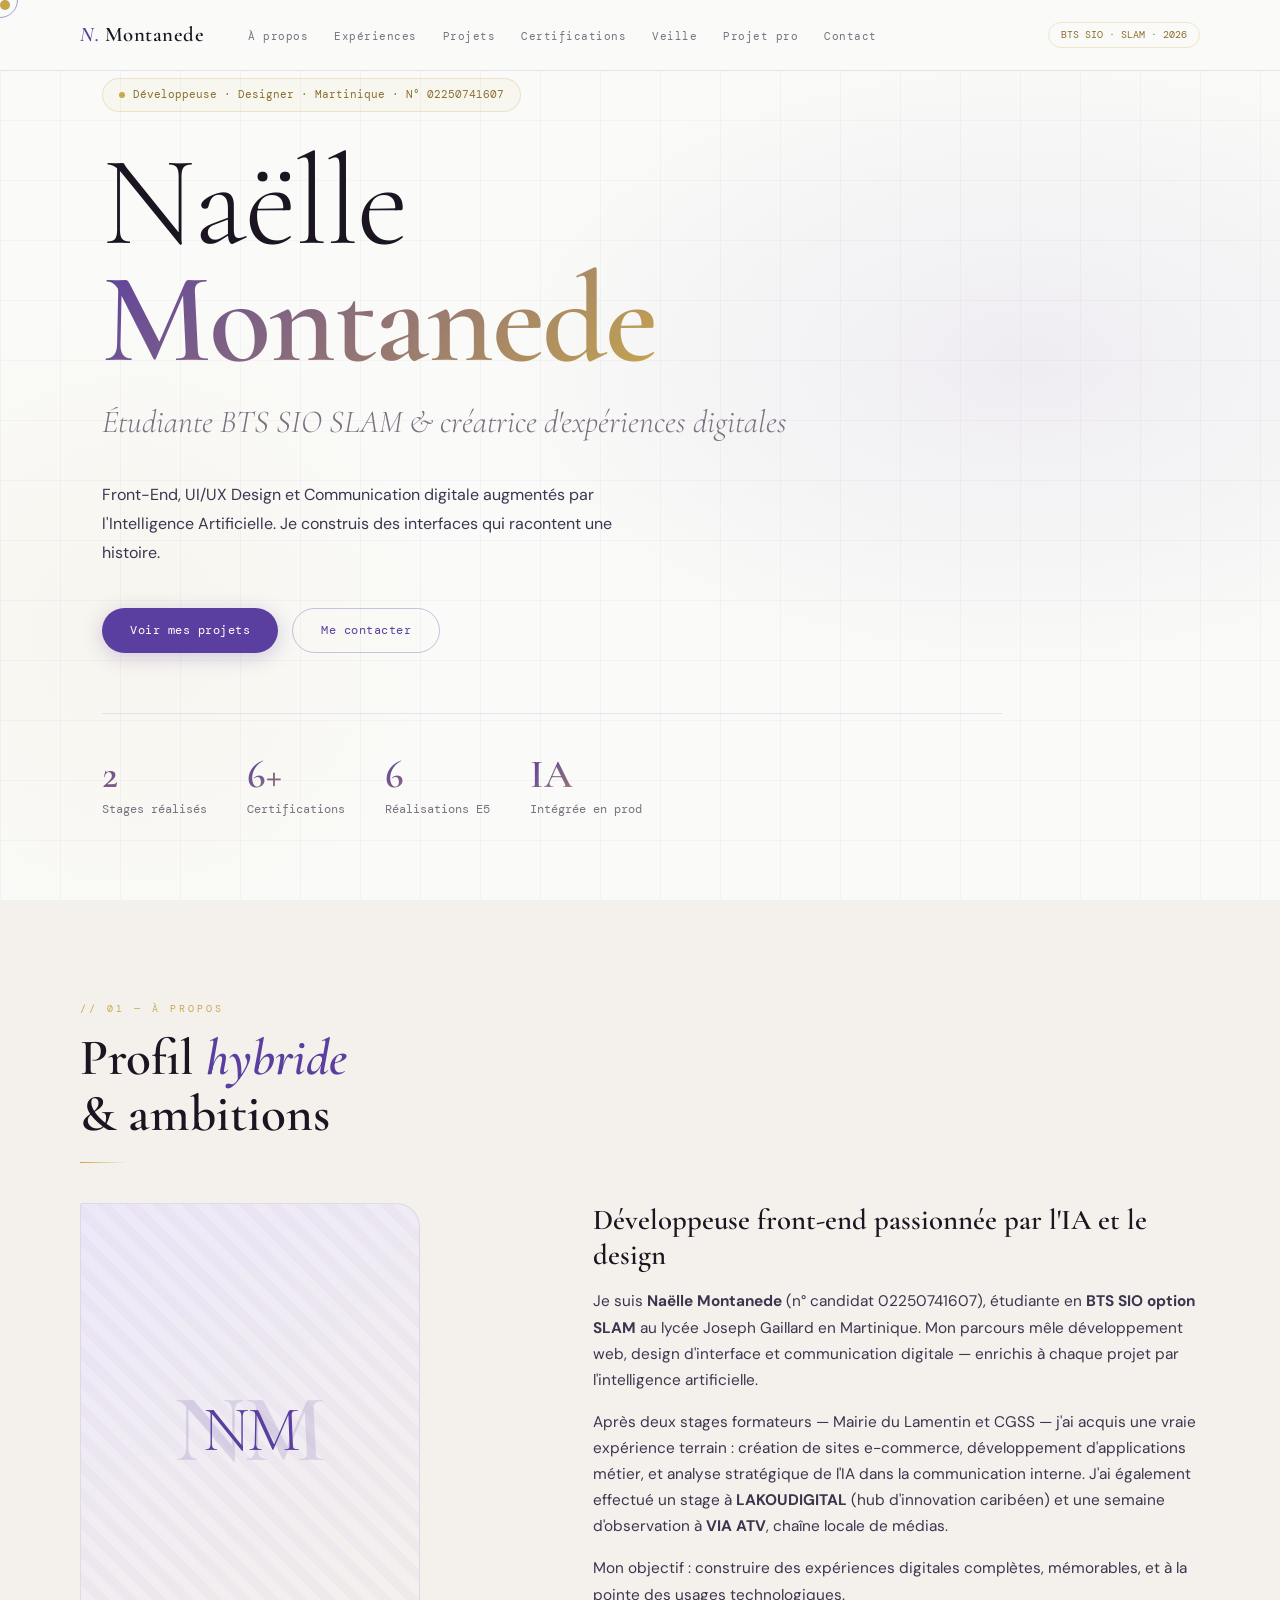
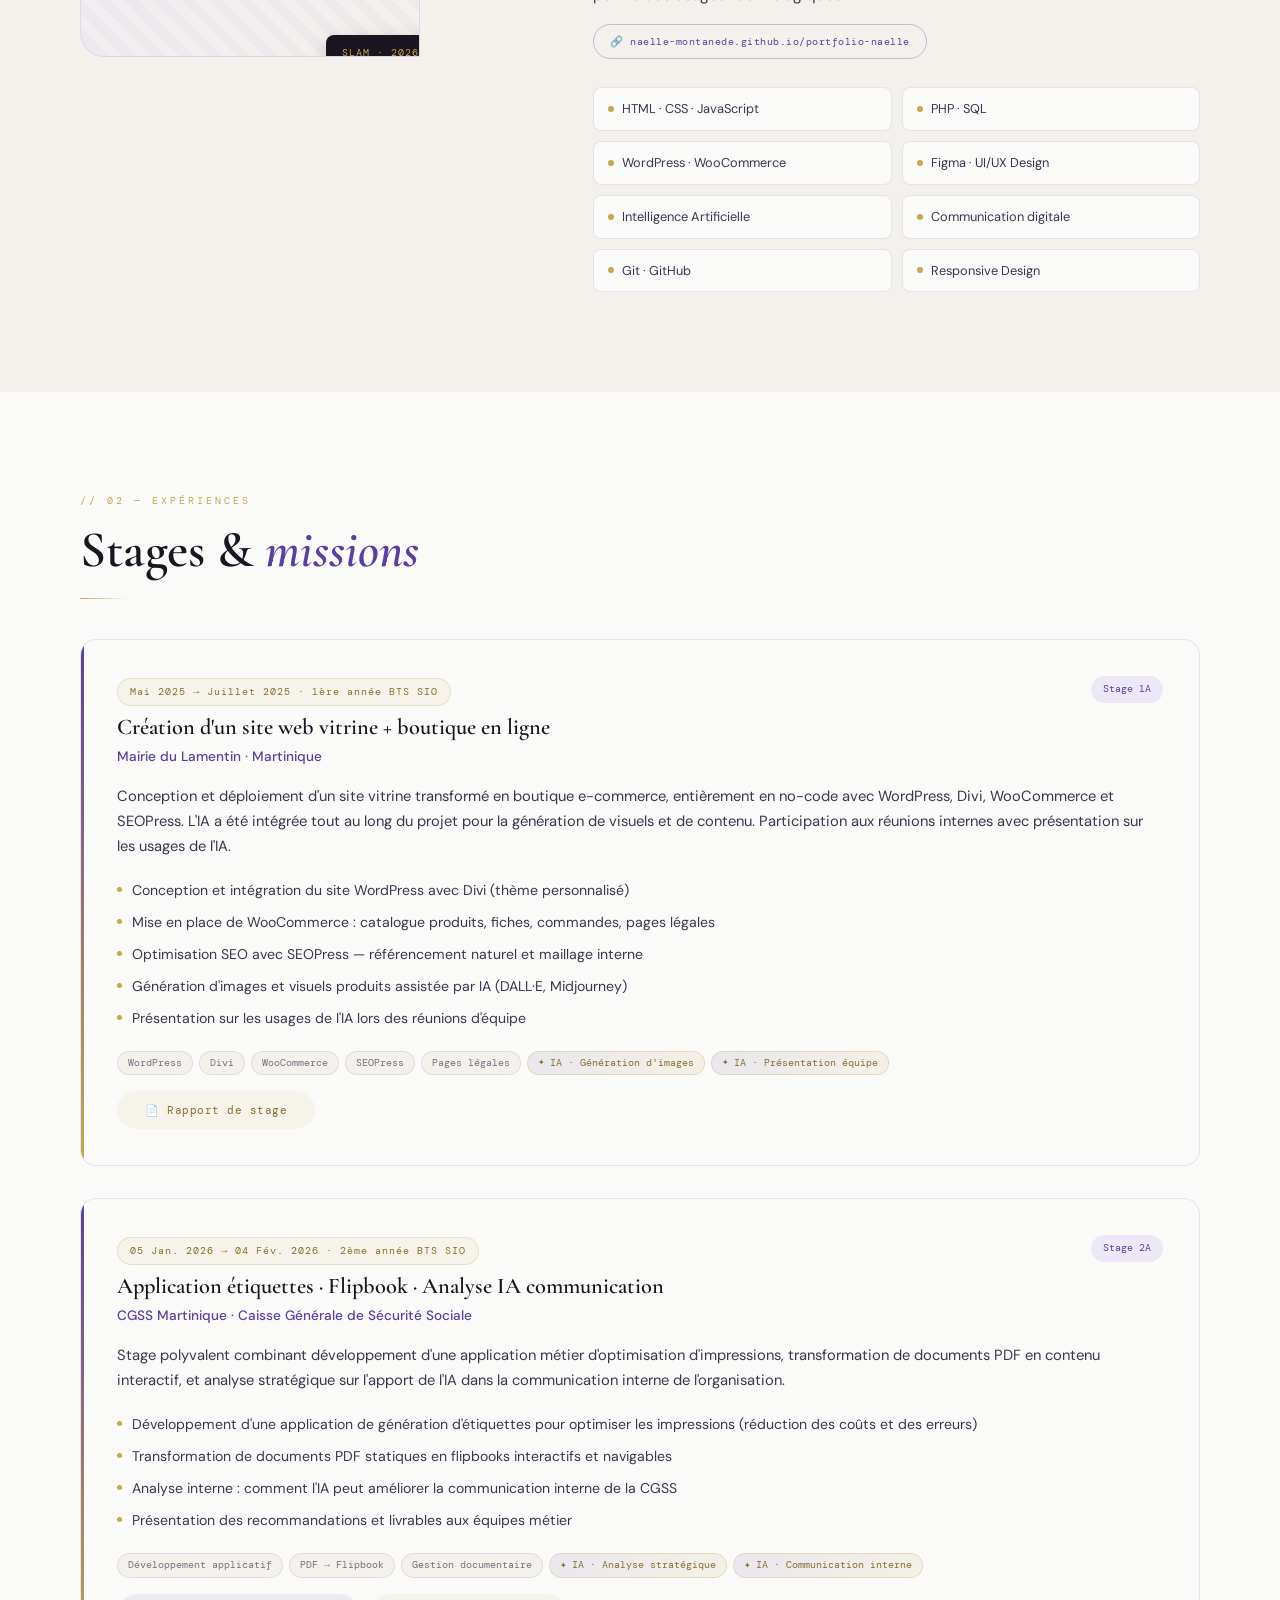
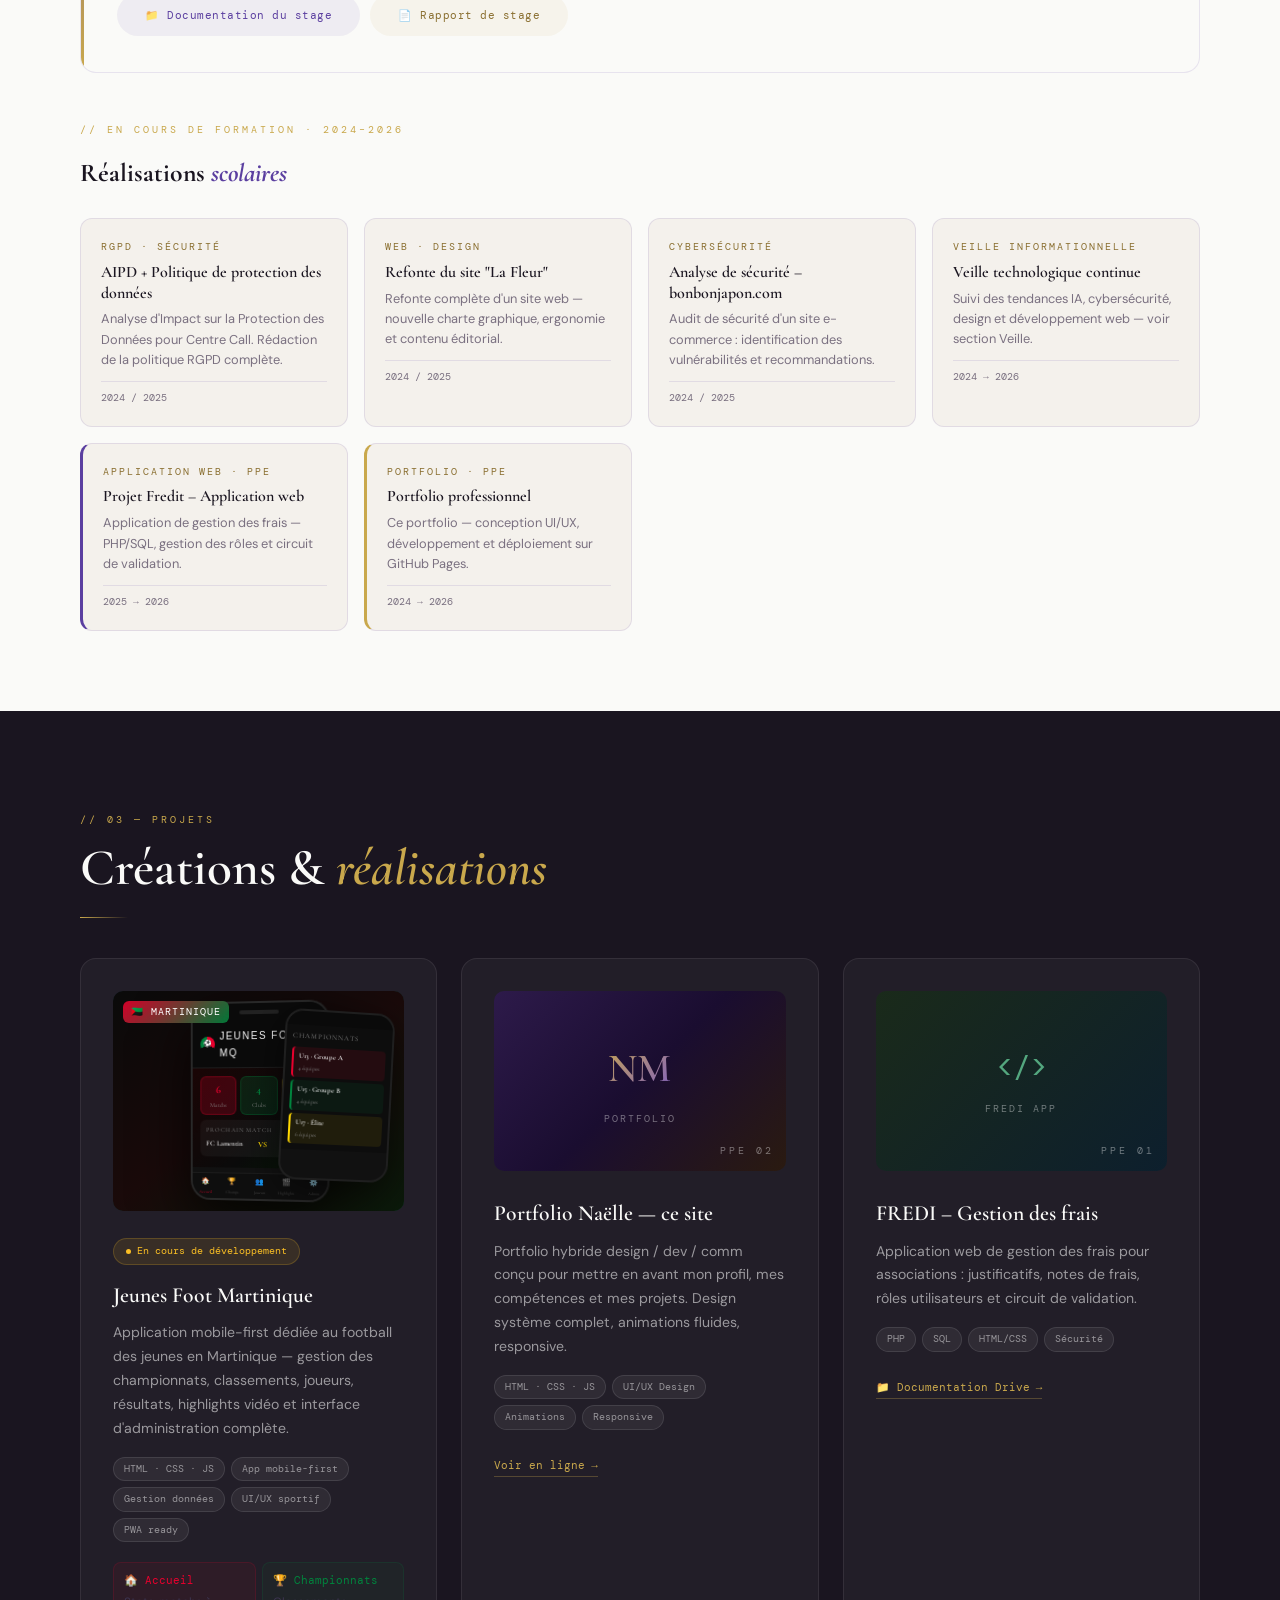
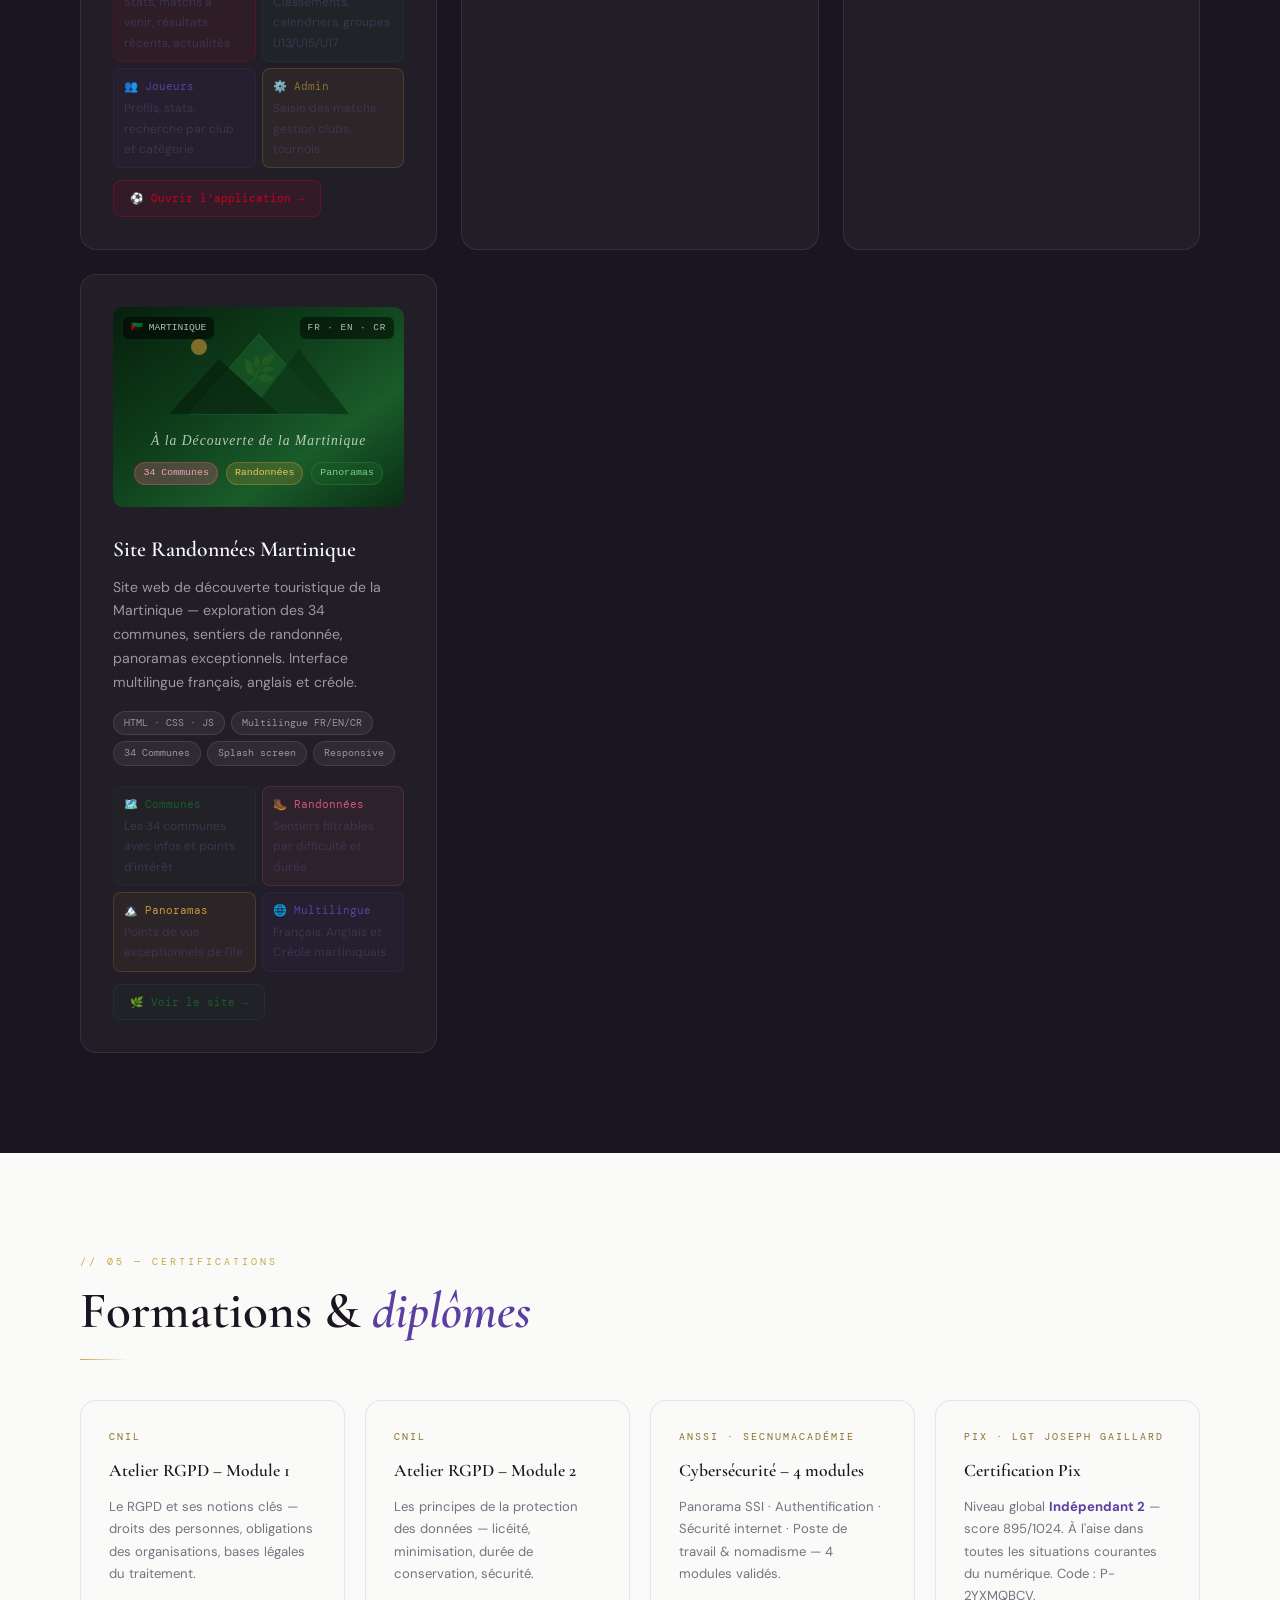
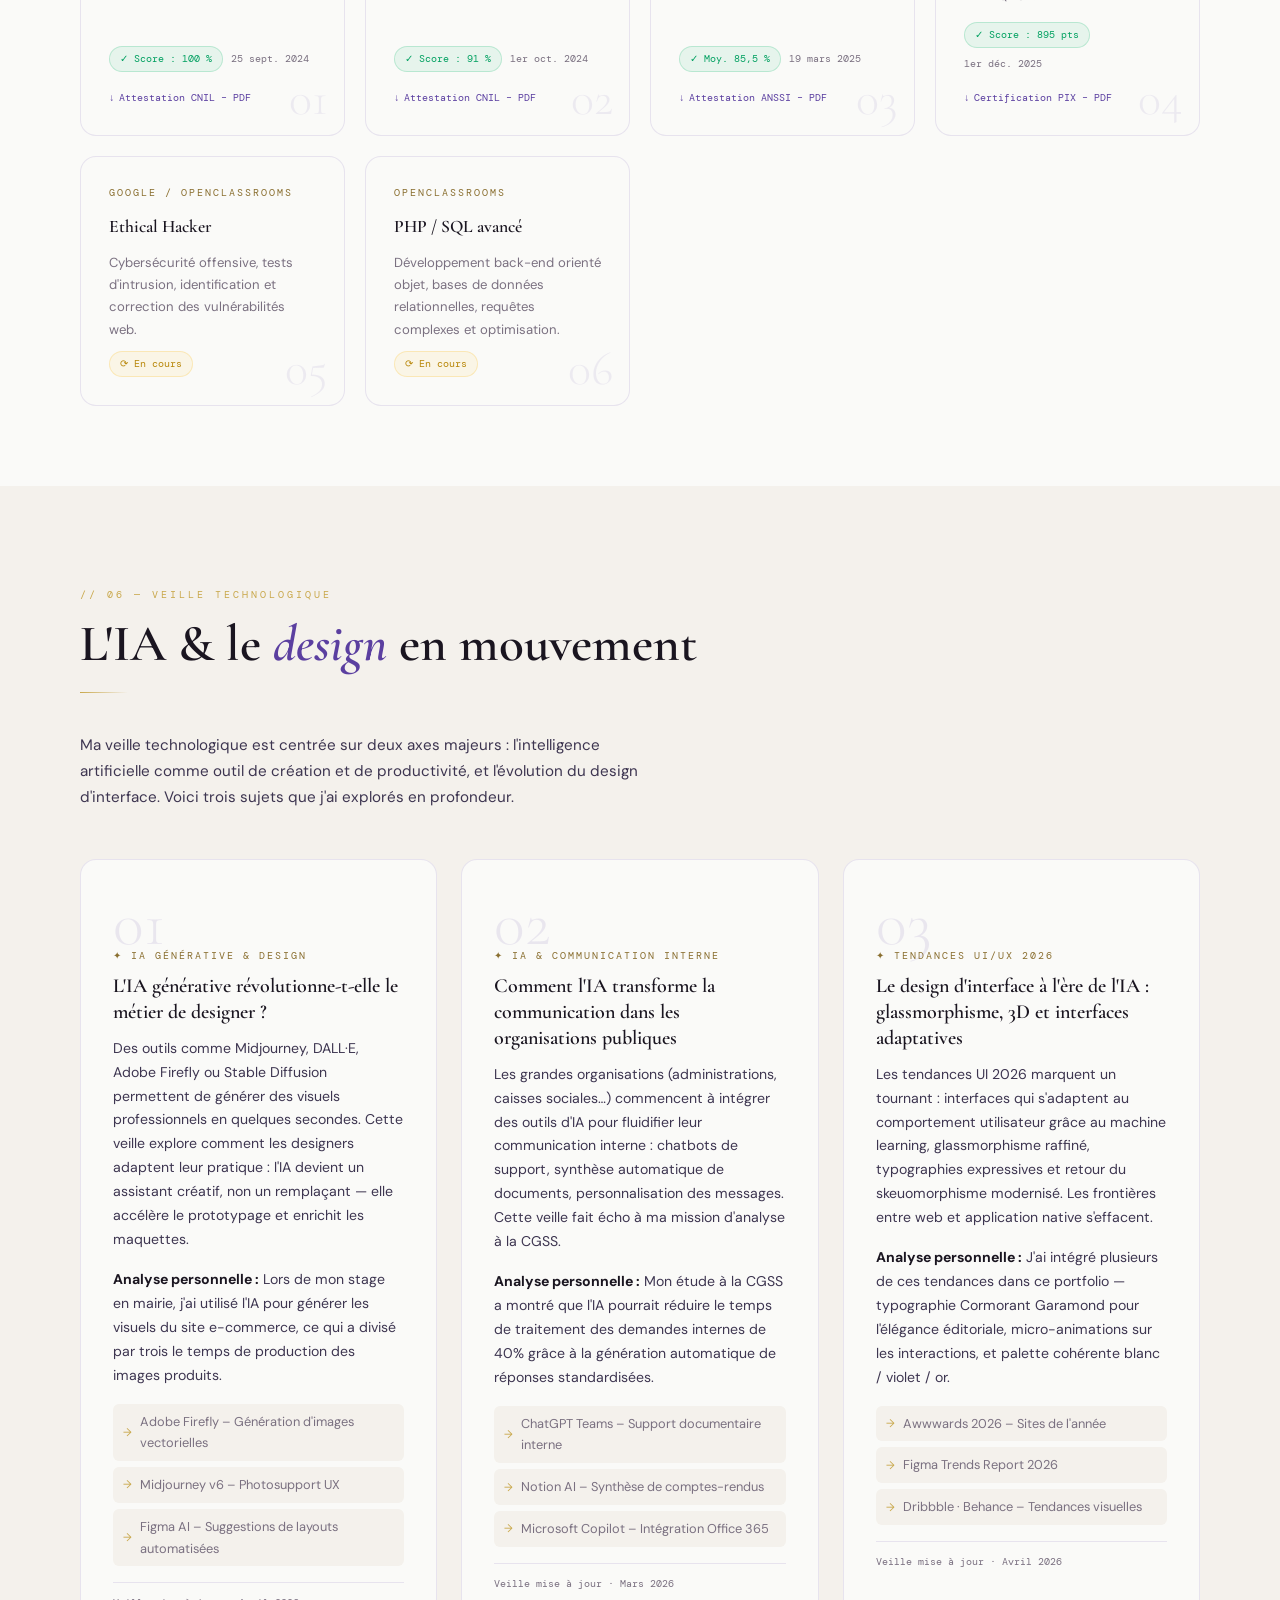
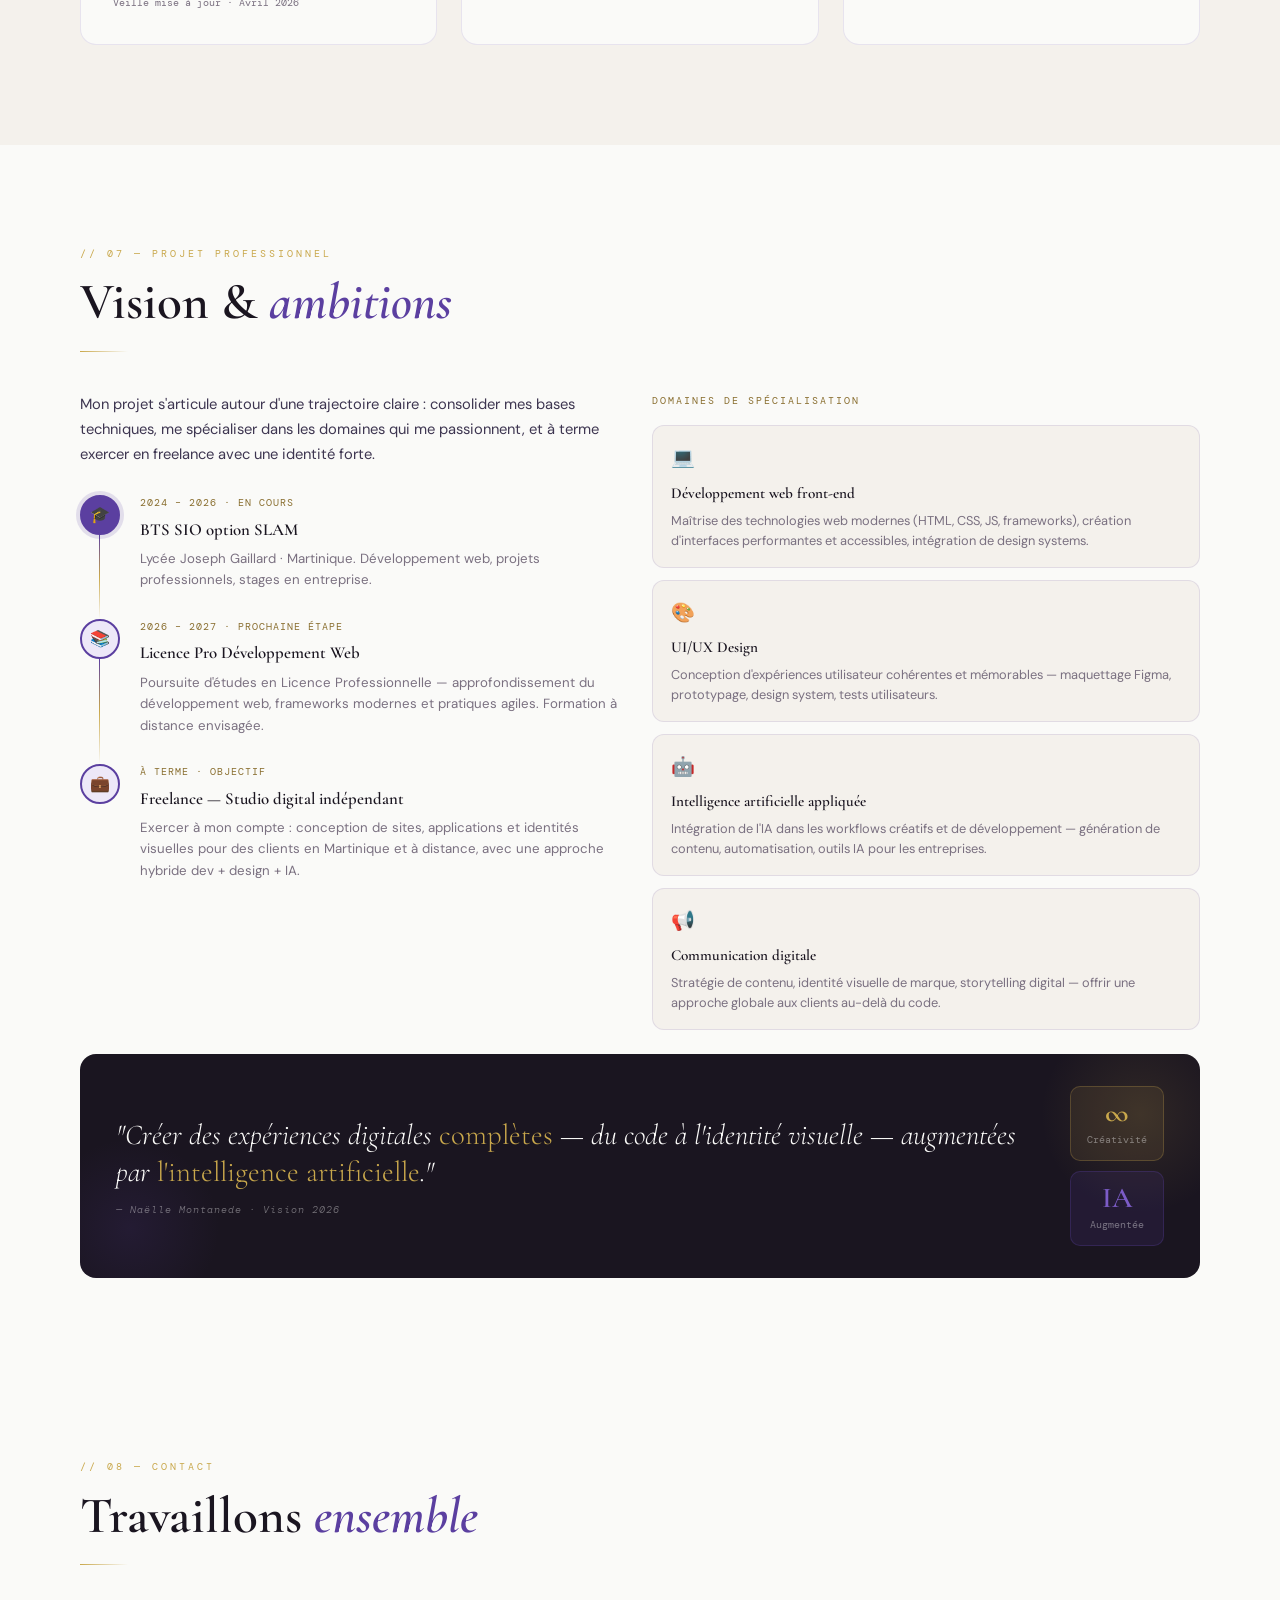
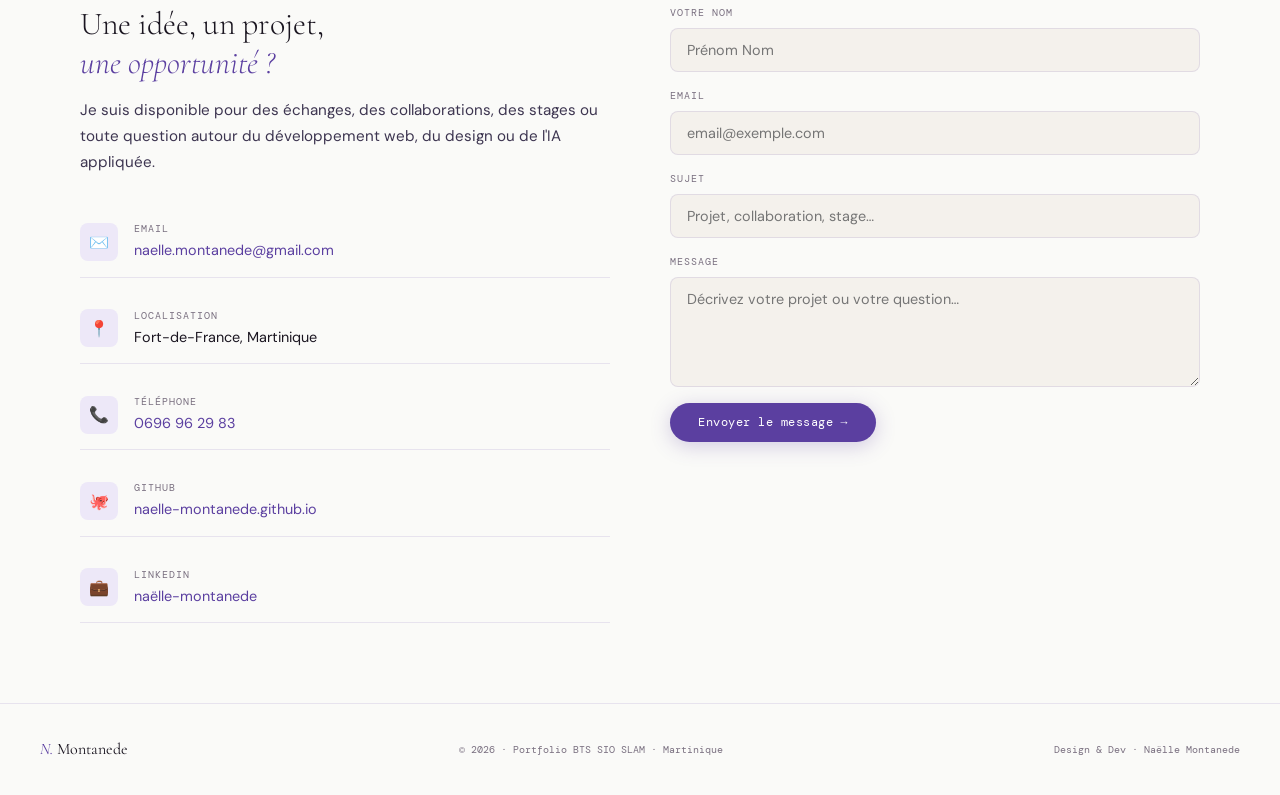
<file: index.html>
<!DOCTYPE html>
<html lang="fr">
<head>
<meta charset="UTF-8"/>
<title>Naëlle Montanede – Portfolio BTS SIO SLAM | N° 02250741607</title>
<meta name="viewport" content="width=device-width,initial-scale=1.0"/>
<meta name="description" content="Portfolio professionnel de Naëlle Yannah Montanede, étudiante BTS SIO option SLAM en Martinique. Développeuse front-end, UI/UX design, communication digitale et IA. N° candidat 02250741607."/>
<meta name="author" content="Naëlle Montanede"/>
<meta name="keywords" content="BTS SIO, SLAM, portfolio, développeuse, Martinique, front-end, UI/UX, WordPress, IA, intelligence artificielle"/>
<meta property="og:title" content="Naëlle Montanede – Portfolio BTS SIO SLAM"/>
<meta property="og:description" content="Portfolio professionnel · Développeuse front-end · UI/UX Design · IA · Martinique"/>
<meta property="og:url" content="https://naelle-montanede.github.io/portfolio-naelle/"/>
<meta property="og:type" content="website"/>
<link rel="preconnect" href="https://fonts.googleapis.com"/>
<link href="https://fonts.googleapis.com/css2?family=Cormorant+Garamond:ital,wght@0,300;0,400;0,600;1,300;1,400&family=DM+Sans:wght@300;400;500&family=DM+Mono:wght@400;500&display=swap" rel="stylesheet"/>
<style>
:root{
  --white:#fafaf8;
  --off:#f4f1ec;
  --gold:#c9a84c;
  --gold-light:#e8d5a0;
  --gold-dim:#8a6f30;
  --violet:#5b3fa0;
  --violet-light:#7c5cc7;
  --violet-pale:#ede8f8;
  --ink:#1a1520;
  --ink2:#3d3550;
  --muted:#7a7080;
  --border:rgba(90,63,160,0.12);
  --border-g:rgba(201,168,76,0.25);
  --ff-display:'Cormorant Garamond',serif;
  --ff-body:'DM Sans',sans-serif;
  --ff-mono:'DM Mono',monospace;
}
*,*::before,*::after{box-sizing:border-box;margin:0;padding:0}
html{scroll-behavior:smooth;scroll-padding-top:72px}
body{
  background:var(--white);
  color:var(--ink);
  font-family:var(--ff-body);
  font-size:16px;
  line-height:1.7;
  overflow-x:hidden;
}

/* CURSOR */
.cursor{
  width:10px;height:10px;
  background:var(--gold);
  border-radius:50%;
  position:fixed;top:0;left:0;
  pointer-events:none;z-index:9999;
  transition:transform 0.15s ease,opacity 0.2s;
  mix-blend-mode:multiply;
}
.cursor-ring{
  width:36px;height:36px;
  border:1px solid var(--violet);
  border-radius:50%;
  position:fixed;top:0;left:0;
  pointer-events:none;z-index:9998;
  transition:transform 0.35s ease,width 0.3s,height 0.3s,opacity 0.2s;
  opacity:0.5;
}

/* PROGRESS */
#prog{
  position:fixed;top:0;left:0;height:2px;width:0%;
  background:linear-gradient(90deg,var(--violet),var(--gold));
  z-index:9997;transition:width 0.1s;
}

/* NAV */
header{
  position:fixed;top:0;left:0;width:100%;
  z-index:1000;
  background:rgba(250,250,248,0.92);
  backdrop-filter:blur(18px);
  border-bottom:1px solid var(--border);
}
.nav-inner{
  max-width:1200px;margin:0 auto;
  padding:0 40px;height:70px;
  display:flex;align-items:center;gap:32px;
}
.logo{
  font-family:var(--ff-display);
  font-size:1.3rem;font-weight:600;
  color:var(--ink);text-decoration:none;
  letter-spacing:0.5px;white-space:nowrap;
}
.logo em{color:var(--violet);font-style:italic;}
nav.main-nav{flex:1;}
.nav-links{
  list-style:none;display:flex;gap:2px;flex-wrap:wrap;
}
.nav-links a{
  text-decoration:none;
  font-family:var(--ff-mono);font-size:0.68rem;
  letter-spacing:0.5px;
  color:var(--muted);
  padding:6px 12px;border-radius:100px;
  transition:all 0.2s;
}
.nav-links a:hover,.nav-links a.active{
  color:var(--violet);
  background:var(--violet-pale);
}
.nav-badge{
  font-family:var(--ff-mono);font-size:0.62rem;
  color:var(--gold-dim);
  border:1px solid var(--border-g);
  padding:4px 12px;border-radius:100px;
  white-space:nowrap;
}
/* Hamburger */
.ham{
  display:none;flex-direction:column;gap:5px;
  background:none;border:none;cursor:pointer;padding:6px;
}
.ham span{display:block;width:20px;height:1.5px;background:var(--ink);transition:all 0.3s;}
.ham.open span:nth-child(1){transform:rotate(45deg) translate(4.5px,4.5px);}
.ham.open span:nth-child(2){opacity:0;}
.ham.open span:nth-child(3){transform:rotate(-45deg) translate(4.5px,-4.5px);}
.mobile-menu{
  display:none;position:fixed;top:70px;left:0;right:0;
  background:rgba(250,250,248,0.98);backdrop-filter:blur(20px);
  border-bottom:1px solid var(--border);
  padding:20px 40px;flex-direction:column;gap:4px;z-index:999;
}
.mobile-menu.open{display:flex;}
.mobile-menu a{
  text-decoration:none;font-family:var(--ff-mono);font-size:0.78rem;
  color:var(--muted);padding:10px 0;
  border-bottom:1px solid var(--border);
  transition:color 0.2s;
}
.mobile-menu a:hover{color:var(--violet);}

/* SECTIONS */
section{
  max-width:1200px;margin:0 auto;
  padding:100px 40px 80px;
}
.reveal{
  opacity:0;transform:translateY(28px);
  transition:opacity 0.75s ease,transform 0.75s ease;
}
.reveal.in{opacity:1;transform:none;}

/* LABELS */
.eyebrow{
  font-family:var(--ff-mono);font-size:0.65rem;
  letter-spacing:3px;text-transform:uppercase;
  color:var(--gold);display:block;margin-bottom:12px;
}
h2.sec-h{
  font-family:var(--ff-display);
  font-size:clamp(2rem,5vw,3.2rem);
  font-weight:600;color:var(--ink);
  line-height:1.1;margin-bottom:8px;
}
h2.sec-h em{color:var(--violet);font-style:italic;}
.rule{
  width:48px;height:1px;
  background:linear-gradient(90deg,var(--gold),transparent);
  margin:20px 0 40px;
}

/* ===================== HERO ===================== */
#hero{
  min-height:100vh;
  display:flex;flex-direction:column;
  justify-content:center;
  max-width:100%;
  padding:0 8vw;
  position:relative;overflow:hidden;
}
.hero-bg{
  position:absolute;inset:0;pointer-events:none;z-index:0;
  background:
    radial-gradient(ellipse 60% 50% at 80% 40%, rgba(91,63,160,0.07) 0%, transparent 70%),
    radial-gradient(ellipse 40% 60% at 10% 70%, rgba(201,168,76,0.06) 0%, transparent 60%);
}
.hero-grid-lines{
  position:absolute;inset:0;pointer-events:none;z-index:0;
  background-image:
    linear-gradient(rgba(91,63,160,0.04) 1px,transparent 1px),
    linear-gradient(90deg,rgba(91,63,160,0.04) 1px,transparent 1px);
  background-size:60px 60px;
}
.hero-content{position:relative;z-index:1;max-width:900px;}
.hero-tag{
  display:inline-flex;align-items:center;gap:8px;
  font-family:var(--ff-mono);font-size:0.7rem;
  color:var(--gold-dim);
  border:1px solid var(--border-g);
  background:rgba(201,168,76,0.05);
  padding:6px 16px;border-radius:100px;
  margin-bottom:32px;
  animation:fadeUp 0.8s 0.1s both;
}
.hero-tag::before{content:'';width:6px;height:6px;background:var(--gold);border-radius:50%;}
h1.hero-name{
  font-family:var(--ff-display);
  font-size:clamp(3.5rem,10vw,8rem);
  font-weight:300;line-height:0.92;
  letter-spacing:-2px;color:var(--ink);
  margin-bottom:4px;
  animation:fadeUp 0.9s 0.2s both;
}
h1.hero-name strong{
  font-weight:600;
  background:linear-gradient(135deg,var(--violet) 0%,var(--gold) 100%);
  -webkit-background-clip:text;-webkit-text-fill-color:transparent;background-clip:text;
}
.hero-role{
  font-family:var(--ff-display);font-style:italic;
  font-size:clamp(1.2rem,3vw,2rem);
  color:var(--muted);font-weight:300;
  margin:16px 0 32px;
  animation:fadeUp 0.9s 0.3s both;
}
.hero-desc{
  max-width:540px;
  font-size:1rem;color:var(--ink2);
  margin-bottom:40px;line-height:1.8;
  animation:fadeUp 0.9s 0.4s both;
}
.hero-actions{
  display:flex;gap:14px;flex-wrap:wrap;
  animation:fadeUp 0.9s 0.5s both;
}
.btn{
  display:inline-flex;align-items:center;gap:8px;
  padding:12px 28px;border-radius:100px;
  font-family:var(--ff-mono);font-size:0.72rem;
  letter-spacing:0.5px;text-decoration:none;
  cursor:pointer;border:none;transition:all 0.25s;
}
.btn-primary{
  background:var(--violet);color:#fff;
  box-shadow:0 4px 20px rgba(91,63,160,0.25);
}
.btn-primary:hover{background:var(--violet-light);transform:translateY(-2px);box-shadow:0 8px 30px rgba(91,63,160,0.35);}
.btn-outline{
  background:transparent;color:var(--violet);
  border:1px solid rgba(91,63,160,0.3);
}
.btn-outline:hover{background:var(--violet-pale);border-color:var(--violet);transform:translateY(-2px);}
.hero-stats{
  display:flex;gap:40px;margin-top:60px;
  padding-top:40px;border-top:1px solid var(--border);
  animation:fadeUp 0.9s 0.6s both;
}
.stat-item{}
.stat-num{
  font-family:var(--ff-display);font-size:2.5rem;font-weight:600;
  background:linear-gradient(135deg,var(--violet),var(--gold));
  -webkit-background-clip:text;-webkit-text-fill-color:transparent;background-clip:text;
  line-height:1;display:block;
}
.stat-label{font-size:0.78rem;color:var(--muted);margin-top:4px;font-family:var(--ff-mono);}
.hero-scroll-hint{
  position:absolute;bottom:36px;left:8vw;
  display:flex;align-items:center;gap:12px;
  font-family:var(--ff-mono);font-size:0.6rem;
  letter-spacing:2px;text-transform:uppercase;color:var(--muted);
  animation:fadeUp 1s 0.8s both;
}
.scroll-line{width:40px;height:1px;background:var(--gold);opacity:0.5;}

@keyframes fadeUp{from{opacity:0;transform:translateY(20px)}to{opacity:1;transform:none}}

/* AI PARTICLES */
#particles{position:absolute;inset:0;pointer-events:none;z-index:0;overflow:hidden;}
.particle{
  position:absolute;border-radius:50%;
  animation:float linear infinite;
  opacity:0;
}
@keyframes float{
  0%{transform:translateY(100vh) rotate(0deg);opacity:0}
  10%{opacity:1}
  90%{opacity:0.4}
  100%{transform:translateY(-10vh) rotate(360deg);opacity:0}
}

/* ===================== ABOUT ===================== */
#about{background:var(--off);max-width:100%;padding:100px 0;}
#about .inner{max-width:1200px;margin:0 auto;padding:0 40px;}
.about-grid{display:grid;grid-template-columns:1fr 1.4fr;gap:80px;align-items:start;}
.about-visual{position:relative;}
.about-photo-frame{
  width:100%;aspect-ratio:3/4;max-width:340px;
  background:linear-gradient(145deg,var(--violet-pale) 0%,var(--off) 100%);
  border-radius:2px 24px 2px 24px;
  border:1px solid var(--border);
  display:flex;flex-direction:column;
  align-items:center;justify-content:center;
  position:relative;overflow:hidden;
}
.about-photo-frame::before{
  content:'';position:absolute;inset:0;
  background:
    repeating-linear-gradient(45deg,transparent,transparent 10px,rgba(91,63,160,0.03) 10px,rgba(91,63,160,0.03) 20px);
}
.about-initials{
  font-family:var(--ff-display);font-size:6rem;font-weight:600;
  color:var(--violet);opacity:0.15;position:absolute;
}
.about-monogram{
  font-family:var(--ff-display);font-size:4rem;font-weight:300;
  color:var(--violet);z-index:1;letter-spacing:-2px;
}
.about-badge{
  position:absolute;bottom:-16px;right:-16px;
  background:var(--ink);color:var(--gold);
  font-family:var(--ff-mono);font-size:0.62rem;letter-spacing:1px;
  padding:10px 16px;border-radius:8px;
  box-shadow:0 8px 24px rgba(0,0,0,0.15);
}
.about-text h3{
  font-family:var(--ff-display);font-size:1.8rem;font-weight:600;
  color:var(--ink);margin-bottom:16px;line-height:1.2;
}
.about-text p{color:var(--ink2);margin-bottom:16px;font-size:0.96rem;}
.skills-grid{
  display:grid;grid-template-columns:1fr 1fr;gap:10px;
  margin-top:28px;
}
.skill-pill{
  display:flex;align-items:center;gap:8px;
  padding:10px 14px;
  background:var(--white);border:1px solid var(--border);
  border-radius:8px;
  font-size:0.8rem;color:var(--ink2);
  transition:all 0.2s;
}
.skill-pill:hover{border-color:var(--violet);color:var(--violet);background:var(--violet-pale);}
.skill-pill::before{content:'';width:6px;height:6px;background:var(--gold);border-radius:50%;flex-shrink:0;}

/* ===================== EXPERIENCES ===================== */
.exp-stack{display:flex;flex-direction:column;gap:32px;}
.exp-card{
  background:var(--white);
  border:1px solid var(--border);
  border-radius:16px;padding:36px;
  position:relative;overflow:hidden;
  transition:all 0.3s;
}
.exp-card::before{
  content:'';position:absolute;
  left:0;top:0;bottom:0;width:3px;
  background:linear-gradient(to bottom,var(--violet),var(--gold));
}
.exp-card:hover{
  border-color:rgba(91,63,160,0.25);
  box-shadow:0 12px 40px rgba(91,63,160,0.08);
  transform:translateX(4px);
}
.exp-header{display:flex;justify-content:space-between;align-items:flex-start;margin-bottom:16px;flex-wrap:wrap;gap:12px;}
.exp-meta{}
.exp-period{
  font-family:var(--ff-mono);font-size:0.65rem;
  color:var(--gold-dim);letter-spacing:1px;
  background:rgba(201,168,76,0.08);border:1px solid var(--border-g);
  padding:4px 12px;border-radius:100px;display:inline-block;margin-bottom:8px;
}
.exp-card h3{font-family:var(--ff-display);font-size:1.4rem;font-weight:600;color:var(--ink);line-height:1.2;}
.exp-card .company{font-size:0.85rem;color:var(--violet);margin-top:4px;font-weight:500;}
.exp-badge{
  font-family:var(--ff-mono);font-size:0.6rem;
  padding:5px 12px;border-radius:100px;
  background:var(--violet-pale);color:var(--violet);
  white-space:nowrap;align-self:flex-start;
}
.exp-desc{color:var(--ink2);font-size:0.92rem;margin-bottom:20px;}
.mission-list{list-style:none;display:flex;flex-direction:column;gap:8px;}
.mission-list li{
  display:flex;align-items:flex-start;gap:10px;
  font-size:0.88rem;color:var(--ink2);
}
.mission-list li::before{
  content:'';width:5px;height:5px;
  background:var(--gold);border-radius:50%;
  flex-shrink:0;margin-top:8px;
}
.exp-tags{display:flex;flex-wrap:wrap;gap:6px;margin-top:20px;}
.etag{
  font-family:var(--ff-mono);font-size:0.62rem;
  padding:3px 10px;border-radius:100px;
  background:var(--off);border:1px solid var(--border);
  color:var(--muted);
}
.ai-badge{
  display:inline-flex;align-items:center;gap:5px;
  font-family:var(--ff-mono);font-size:0.62rem;
  background:linear-gradient(135deg,rgba(91,63,160,0.1),rgba(201,168,76,0.1));
  border:1px solid rgba(201,168,76,0.3);
  color:var(--gold-dim);padding:3px 10px;border-radius:100px;
}
.ai-badge::before{content:'✦';font-size:8px;}

/* ===================== PROJECTS ===================== */
#projets{background:var(--ink);max-width:100%;padding:100px 0;}
#projets .inner{max-width:1200px;margin:0 auto;padding:0 40px;}
#projets .eyebrow{color:var(--gold);}
#projets h2.sec-h{color:var(--white);}
#projets h2.sec-h em{color:var(--gold);}
.proj-grid{display:grid;grid-template-columns:repeat(auto-fit,minmax(320px,1fr));gap:24px;margin-top:40px;}
.proj-card{
  background:rgba(255,255,255,0.04);
  border:1px solid rgba(255,255,255,0.08);
  border-radius:16px;padding:32px;
  transition:all 0.3s;position:relative;overflow:hidden;
}
.proj-card::after{
  content:'';position:absolute;
  top:0;left:0;right:0;height:1px;
  background:linear-gradient(90deg,transparent,var(--gold),transparent);
  opacity:0;transition:opacity 0.3s;
}
.proj-card:hover::after{opacity:1;}
.proj-card:hover{
  background:rgba(255,255,255,0.07);
  border-color:rgba(201,168,76,0.2);
  transform:translateY(-6px);
  box-shadow:0 20px 50px rgba(0,0,0,0.3);
}
.proj-visual{
  width:100%;height:180px;border-radius:10px;
  margin-bottom:24px;
  display:flex;align-items:center;justify-content:center;
  font-family:var(--ff-display);font-size:3rem;
  position:relative;overflow:hidden;
}
.proj-visual-foot{
  background:linear-gradient(135deg,#1a2a3a 0%,#0f3d2e 100%);
  color:#4ade80;
}
.proj-visual-inner{
  position:absolute;inset:0;
  display:flex;align-items:center;justify-content:center;
  flex-direction:column;gap:8px;
}
.proj-visual-label{
  font-family:var(--ff-mono);font-size:0.6rem;
  letter-spacing:3px;text-transform:uppercase;
  color:rgba(255,255,255,0.4);
  position:absolute;bottom:12px;right:12px;
}
.proj-status{
  display:inline-flex;align-items:center;gap:6px;
  font-family:var(--ff-mono);font-size:0.62rem;
  padding:4px 12px;border-radius:100px;margin-bottom:12px;
}
.proj-status.wip{background:rgba(251,191,36,0.1);color:#fbbf24;border:1px solid rgba(251,191,36,0.2);}
.proj-status.wip::before{content:'';width:5px;height:5px;background:#fbbf24;border-radius:50%;animation:pulse 1.5s infinite;}
.proj-card h3{font-family:var(--ff-display);font-size:1.35rem;font-weight:600;color:var(--white);margin-bottom:8px;}
.proj-card p{font-size:0.88rem;color:rgba(255,255,255,0.55);margin-bottom:16px;line-height:1.7;}
.proj-techs{display:flex;flex-wrap:wrap;gap:6px;margin-bottom:20px;}
.ptech{
  font-family:var(--ff-mono);font-size:0.6rem;
  padding:3px 10px;border-radius:100px;
  background:rgba(255,255,255,0.06);
  border:1px solid rgba(255,255,255,0.1);
  color:rgba(255,255,255,0.5);
}
.proj-link{
  display:inline-flex;align-items:center;gap:6px;
  font-family:var(--ff-mono);font-size:0.68rem;
  color:var(--gold);text-decoration:none;
  border-bottom:1px solid rgba(201,168,76,0.3);
  padding-bottom:2px;transition:all 0.2s;
}
.proj-link:hover{color:var(--gold-light);border-color:var(--gold-light);}
.proj-link::after{content:'→';}

/* ===================== CERTIFICATIONS ===================== */
.cert-grid{display:grid;grid-template-columns:repeat(auto-fit,minmax(240px,1fr));gap:20px;margin-top:40px;}
.cert-card{
  background:var(--white);border:1px solid var(--border);
  border-radius:16px;padding:28px;
  transition:all 0.3s;position:relative;
  display:flex;flex-direction:column;gap:10px;
}
.cert-card:hover{
  border-color:rgba(201,168,76,0.4);
  box-shadow:0 8px 30px rgba(201,168,76,0.08);
  transform:translateY(-4px);
}
.cert-org{
  font-family:var(--ff-mono);font-size:0.62rem;
  letter-spacing:2px;text-transform:uppercase;color:var(--gold-dim);
}
.cert-card h3{font-family:var(--ff-display);font-size:1.1rem;font-weight:600;color:var(--ink);}
.cert-card p{font-size:0.82rem;color:var(--muted);flex:1;}
.cert-status{
  display:inline-flex;align-items:center;gap:6px;
  font-family:var(--ff-mono);font-size:0.6rem;
  padding:4px 10px;border-radius:100px;align-self:flex-start;
}
.cert-done{background:rgba(0,180,100,0.08);color:#00a060;border:1px solid rgba(0,180,100,0.2);}
.cert-done::before{content:'✓ ';}
.cert-num{
  font-family:var(--ff-display);font-size:3rem;font-weight:300;
  color:var(--violet);opacity:0.08;
  position:absolute;bottom:12px;right:16px;line-height:1;
}
.cert-pdf-link{
  display:inline-flex;align-items:center;gap:4px;
  font-family:var(--ff-mono);font-size:0.62rem;
  color:var(--violet);text-decoration:none;
  transition:color 0.2s;margin-top:4px;
}
.cert-pdf-link:hover{color:var(--violet-light);}
.cert-pdf-link::before{content:'↓ ';}

/* ===================== VEILLE ===================== */
#veille{background:var(--off);max-width:100%;padding:100px 0;}
#veille .inner{max-width:1200px;margin:0 auto;padding:0 40px;}
.veille-intro{max-width:580px;color:var(--ink2);margin-bottom:48px;font-size:0.95rem;}
.veille-grid{display:grid;grid-template-columns:repeat(auto-fit,minmax(300px,1fr));gap:24px;}
.veille-card{
  background:var(--white);border:1px solid var(--border);
  border-radius:16px;padding:32px;
  transition:all 0.3s;
}
.veille-card:hover{
  border-color:rgba(91,63,160,0.2);
  box-shadow:0 8px 30px rgba(91,63,160,0.06);
  transform:translateY(-4px);
}
.veille-num{
  font-family:var(--ff-display);font-size:4rem;font-weight:300;
  color:var(--violet);opacity:0.1;line-height:1;margin-bottom:-8px;
}
.veille-cat{
  font-family:var(--ff-mono);font-size:0.62rem;
  letter-spacing:2px;text-transform:uppercase;
  color:var(--gold-dim);margin-bottom:8px;display:block;
}
.veille-card h3{
  font-family:var(--ff-display);font-size:1.25rem;font-weight:600;
  color:var(--ink);margin-bottom:12px;line-height:1.3;
}
.veille-card p{font-size:0.88rem;color:var(--ink2);margin-bottom:16px;line-height:1.7;}
.veille-sources{display:flex;flex-direction:column;gap:6px;}
.vsource{
  display:flex;align-items:center;gap:8px;
  font-size:0.8rem;color:var(--muted);
  padding:7px 10px;
  background:var(--off);border-radius:6px;
}
.vsource::before{content:'→';color:var(--gold);font-size:0.7rem;}
.veille-date{
  font-family:var(--ff-mono);font-size:0.6rem;
  color:var(--muted);margin-top:16px;display:block;
  border-top:1px solid var(--border);padding-top:12px;
}

/* ===================== CONTACT ===================== */
.contact-wrap{
  display:grid;grid-template-columns:1fr 1fr;gap:60px;align-items:start;
}
.contact-intro{}
.contact-intro h3{
  font-family:var(--ff-display);font-size:2rem;font-weight:300;
  color:var(--ink);margin-bottom:16px;line-height:1.2;
}
.contact-intro h3 em{color:var(--violet);font-style:italic;}
.contact-intro p{color:var(--ink2);font-size:0.95rem;margin-bottom:32px;}
.contact-rows{display:flex;flex-direction:column;gap:16px;}
.c-row{
  display:flex;align-items:center;gap:16px;
  padding:14px 0;border-bottom:1px solid var(--border);
}
.c-icon{
  width:38px;height:38px;border-radius:8px;
  background:var(--violet-pale);
  display:flex;align-items:center;justify-content:center;
  font-size:16px;flex-shrink:0;
}
.c-label{font-family:var(--ff-mono);font-size:0.62rem;letter-spacing:1px;text-transform:uppercase;color:var(--muted);}
.c-val{font-size:0.9rem;color:var(--ink);}
.c-val a{color:var(--violet);text-decoration:none;}
.c-val a:hover{text-decoration:underline;}
/* Form */
.contact-form{display:flex;flex-direction:column;gap:16px;}
.fgroup{display:flex;flex-direction:column;gap:6px;}
.fgroup label{font-family:var(--ff-mono);font-size:0.62rem;letter-spacing:1px;text-transform:uppercase;color:var(--muted);}
.fgroup input,.fgroup textarea{
  background:var(--off);border:1px solid var(--border);
  border-radius:8px;padding:12px 16px;
  font-family:var(--ff-body);font-size:0.9rem;
  color:var(--ink);outline:none;
  transition:border-color 0.2s,box-shadow 0.2s;
}
.fgroup input:focus,.fgroup textarea:focus{
  border-color:var(--violet);
  box-shadow:0 0 0 3px rgba(91,63,160,0.08);
}
.fgroup textarea{resize:vertical;min-height:110px;}
.form-msg{
  font-family:var(--ff-mono);font-size:0.72rem;
  padding:10px 14px;border-radius:8px;display:none;margin-top:4px;
}
.form-msg.ok{background:rgba(0,180,100,0.07);color:#00a060;border:1px solid rgba(0,180,100,0.2);display:block;}
.form-msg.err{background:rgba(200,50,50,0.07);color:#c83232;border:1px solid rgba(200,50,50,0.2);display:block;}

/* FOOTER */
footer{
  border-top:1px solid var(--border);
  padding:32px 40px;
  display:flex;justify-content:space-between;align-items:center;
  font-family:var(--ff-mono);font-size:0.65rem;
  color:var(--muted);flex-wrap:wrap;gap:12px;
}
footer .f-logo{font-family:var(--ff-display);font-size:1rem;color:var(--ink);}
footer .f-logo em{color:var(--violet);font-style:italic;}

/* RÉALISATIONS FORMATION */
.form-real-card{
  background:var(--off);border:1px solid var(--border);
  border-radius:12px;padding:20px;
  transition:border-color 0.25s,transform 0.25s;
}
.form-real-card:hover{border-color:rgba(91,63,160,0.3);transform:translateY(-3px);}
.form-real-cat{
  font-family:var(--ff-mono);font-size:0.6rem;
  color:var(--gold-dim);letter-spacing:2px;text-transform:uppercase;
  display:block;margin-bottom:6px;
}
.form-real-h{
  font-family:var(--ff-display);font-size:1rem;font-weight:600;
  color:var(--ink);margin-bottom:6px;line-height:1.3;
}
.form-real-p{font-size:0.8rem;color:var(--muted);line-height:1.6;}
.form-real-date{
  font-family:var(--ff-mono);font-size:0.6rem;color:var(--muted);
  margin-top:10px;display:block;
  border-top:1px solid var(--border);padding-top:8px;
}
/* MODALES RAPPORTS */
.rapport-modal{
  display:none;position:fixed;inset:0;z-index:2000;
  background:rgba(0,0,0,0.7);backdrop-filter:blur(6px);
  overflow-y:auto;padding:24px 16px;
}
.rapport-modal.open{display:block;}
.rapport-modal-inner{
  max-width:860px;margin:0 auto;
  background:var(--white);border-radius:20px;
  overflow:hidden;position:relative;
  box-shadow:0 40px 100px rgba(0,0,0,0.4);
}
.modal-close{
  position:sticky;top:0;left:0;z-index:10;
  display:flex;align-items:center;gap:6px;
  font-family:var(--ff-mono);font-size:0.7rem;
  background:rgba(250,250,248,0.95);backdrop-filter:blur(10px);
  border:none;border-bottom:1px solid var(--border);
  color:var(--muted);padding:12px 20px;cursor:pointer;
  width:100%;transition:color 0.2s;
}
.modal-close:hover{color:var(--violet);}
.rp-cover{
  padding:60px 56px;color:#fff;
  position:relative;overflow:hidden;
}
.rp-cover-1{background:linear-gradient(145deg,#1a1520 0%,#2d1a4a 55%,#1a1520 100%);}
.rp-cover-2{background:linear-gradient(145deg,#041524 0%,#0a2d4a 55%,#041524 100%);}
.rp-cover-eye{font-family:var(--ff-mono);font-size:0.68rem;letter-spacing:3px;text-transform:uppercase;color:rgba(255,255,255,0.45);margin-bottom:18px;}
.rp-cover-title{font-family:var(--ff-display);font-size:clamp(2rem,5vw,3.2rem);font-weight:300;line-height:1.05;margin-bottom:8px;}
.rp-cover-title strong{font-weight:600;}
.rp-cover-1 .rp-cover-title strong{color:#c9a84c;}
.rp-cover-2 .rp-cover-title strong{color:#64b4ff;}
.rp-cover-sub{font-size:0.95rem;color:rgba(255,255,255,0.5);margin-bottom:32px;}
.rp-cover-rule{height:2px;width:50px;margin-bottom:32px;border-radius:2px;}
.rp-cover-grid{display:grid;grid-template-columns:1fr 1fr;gap:12px;}
.rp-cover-block{background:rgba(255,255,255,0.06);border:1px solid rgba(255,255,255,0.08);border-radius:8px;padding:14px 16px;font-size:0.85rem;color:rgba(255,255,255,0.8);}
.rp-cover-label{font-family:var(--ff-mono);font-size:0.6rem;letter-spacing:2px;text-transform:uppercase;color:rgba(255,255,255,0.35);display:block;margin-bottom:4px;}
.rp-body{padding:0 56px 56px;}
.rp-section{padding-top:48px;}
.rp-eye{font-family:var(--ff-mono);font-size:0.62rem;letter-spacing:3px;text-transform:uppercase;display:block;margin-bottom:8px;}
.rp-h2{font-family:var(--ff-display);font-size:1.8rem;font-weight:600;color:var(--ink);margin-bottom:6px;}
.rp-h3{font-family:var(--ff-display);font-size:1.2rem;font-weight:600;color:var(--ink);margin:24px 0 12px;}
.rp-rule{height:2px;width:40px;border-radius:2px;margin:12px 0 24px;}
.rp-p{color:var(--ink2);margin-bottom:14px;font-size:0.93rem;line-height:1.75;}
.rp-info-grid{display:grid;grid-template-columns:1fr 1fr;gap:12px;margin:20px 0;}
.rp-info-box{background:var(--off);border:1px solid var(--border);border-radius:8px;padding:14px 16px;font-size:0.88rem;color:var(--ink);}
.rp-info-label{font-family:var(--ff-mono);font-size:0.58rem;letter-spacing:2px;text-transform:uppercase;color:var(--gold-dim);display:block;margin-bottom:4px;}
.rp-missions{display:flex;flex-direction:column;gap:10px;margin:16px 0;}
.rp-mission{display:flex;gap:12px;align-items:flex-start;background:var(--off);border:1px solid var(--border);border-radius:8px;padding:14px 16px;font-size:0.88rem;color:var(--ink2);}
.rp-mnum{font-family:var(--ff-mono);font-size:0.65rem;padding:3px 8px;border-radius:4px;flex-shrink:0;margin-top:1px;}
.rp-mission strong{color:var(--ink);display:block;margin-bottom:2px;}
.rp-tags{display:flex;flex-wrap:wrap;gap:8px;margin:16px 0;}
.rp-tag{font-family:var(--ff-mono);font-size:0.65rem;padding:4px 12px;border-radius:100px;background:var(--off);border:1px solid rgba(201,168,76,0.2);color:var(--gold-dim);}
.rp-quote{font-family:var(--ff-display);font-style:italic;font-size:1.05rem;color:var(--ink2);border-left:3px solid;padding:18px 22px;border-radius:0 8px 8px 0;background:var(--off);margin:20px 0;line-height:1.7;}
.rp-annexes{display:flex;flex-direction:column;gap:10px;margin-top:16px;}
.rp-annexe{display:flex;align-items:center;justify-content:space-between;gap:12px;background:var(--off);border:1px solid var(--border);border-radius:8px;padding:12px 16px;font-size:0.88rem;color:var(--ink2);}
.rp-annexe a{font-family:var(--ff-mono);font-size:0.68rem;color:var(--violet);text-decoration:none;white-space:nowrap;}
.rp-annexe a:hover{text-decoration:underline;}
@media(max-width:640px){
  .rp-cover{padding:40px 24px;}
  .rp-body{padding:0 24px 40px;}
  .rp-cover-grid{grid-template-columns:1fr;}
  .rp-info-grid{grid-template-columns:1fr;}
}
/* SYNTHESE */
.synthese-wrap{
  display:grid;grid-template-columns:1fr 1fr;gap:24px;margin-top:8px;
}
.synth-card-main{
  background:var(--ink);border-radius:16px;padding:32px;
  display:flex;flex-direction:column;gap:16px;
  transition:transform 0.3s;
}
.synth-card-main:hover{transform:translateY(-4px);}
.synth-card-main h3{
  font-family:var(--ff-display);font-size:1.4rem;font-weight:600;
  color:var(--white);line-height:1.2;
}
.synth-card-main p{font-size:0.85rem;color:rgba(255,255,255,0.5);}
.synth-card-info{
  background:var(--off);border:1px solid var(--border);
  border-radius:16px;padding:32px;
  display:flex;flex-direction:column;gap:12px;
}
.synth-row{
  display:flex;justify-content:space-between;align-items:center;
  padding:10px 0;border-bottom:1px solid var(--border);font-size:0.85rem;
}
.synth-row:last-child{border-bottom:none;}
.synth-row-label{font-family:var(--ff-mono);font-size:0.65rem;color:var(--muted);letter-spacing:1px;text-transform:uppercase;}
.synth-row-val{color:var(--ink);font-weight:500;}
@media(max-width:768px){.synthese-wrap{grid-template-columns:1fr;}}

/* PROJET PROFESSIONNEL */
.projet-pro-wrap{display:grid;grid-template-columns:1fr 1fr;gap:24px;margin-top:8px;}
.pp-timeline{display:flex;flex-direction:column;gap:0;}
.pp-step{display:flex;gap:20px;align-items:flex-start;padding-bottom:28px;position:relative;}
.pp-step:not(:last-child)::after{content:'';position:absolute;left:19px;top:40px;bottom:0;width:1px;background:linear-gradient(to bottom,var(--violet),var(--gold),transparent);}
.pp-dot{width:40px;height:40px;border-radius:50%;flex-shrink:0;background:var(--violet-pale);border:2px solid var(--violet);display:flex;align-items:center;justify-content:center;font-size:1rem;position:relative;z-index:1;}
.pp-step.current .pp-dot{background:var(--violet);box-shadow:0 0 0 4px rgba(91,63,160,0.15);}
.pp-when{font-family:var(--ff-mono);font-size:0.62rem;color:var(--gold-dim);letter-spacing:1px;text-transform:uppercase;display:block;margin-bottom:4px;}
.pp-title{font-family:var(--ff-display);font-size:1.05rem;font-weight:600;color:var(--ink);margin-bottom:4px;}
.pp-desc{font-size:0.83rem;color:var(--muted);line-height:1.6;}
.pp-goals{display:flex;flex-direction:column;gap:12px;}
.pp-goal{background:var(--off);border:1px solid var(--border);border-radius:12px;padding:16px 18px;transition:all 0.3s;}
.pp-goal:hover{border-color:rgba(91,63,160,0.3);transform:translateX(4px);}
.pp-goal-icon{font-size:1.2rem;margin-bottom:6px;display:block;}
.pp-goal h4{font-family:var(--ff-display);font-size:0.95rem;font-weight:600;color:var(--ink);margin-bottom:4px;}
.pp-goal p{font-size:0.8rem;color:var(--muted);line-height:1.55;}
.pp-ambition{grid-column:1/-1;background:var(--ink);border-radius:16px;padding:32px 36px;display:flex;align-items:center;gap:32px;position:relative;overflow:hidden;}
.pp-ambition::before{content:'';position:absolute;top:-40px;right:-40px;width:200px;height:200px;background:radial-gradient(circle,rgba(201,168,76,0.12) 0%,transparent 70%);}
.pp-ambition::after{content:'';position:absolute;bottom:-40px;left:-40px;width:180px;height:180px;background:radial-gradient(circle,rgba(91,63,160,0.15) 0%,transparent 70%);}
.pp-quote{font-family:var(--ff-display);font-size:clamp(1.3rem,3vw,1.8rem);font-weight:300;color:var(--white);line-height:1.3;font-style:italic;flex:1;position:relative;z-index:1;}
.pp-quote em{color:var(--gold);font-style:normal;}
.pp-quote-author{font-family:var(--ff-mono);font-size:0.65rem;color:rgba(255,255,255,0.4);letter-spacing:1px;margin-top:12px;display:block;}
@media(max-width:900px){.projet-pro-wrap{grid-template-columns:1fr;}.pp-ambition{flex-direction:column;gap:16px;}}

/* SCROLL TOP */
#top-btn{
  position:fixed;bottom:32px;right:32px;
  width:44px;height:44px;border-radius:10px;
  background:var(--white);border:1px solid var(--border);
  display:flex;align-items:center;justify-content:center;
  color:var(--violet);font-size:18px;cursor:pointer;
  opacity:0;pointer-events:none;
  transition:all 0.3s;z-index:800;
}
#top-btn.show{opacity:1;pointer-events:all;}
#top-btn:hover{background:var(--violet);color:#fff;border-color:var(--violet);}

/* RESPONSIVE */
@media(max-width:960px){
  .about-grid{grid-template-columns:1fr;}
  .about-visual{display:none;}
  .contact-wrap{grid-template-columns:1fr;}
}
@media(max-width:768px){
  section{padding:80px 24px 60px;}
  #hero{padding:0 24px;}
  .nav-inner{padding:0 24px;}
  nav.main-nav{display:none;}
  .ham{display:flex;}
  .nav-badge{display:none;}
  .hero-stats{gap:24px;flex-wrap:wrap;}
  #about .inner,#projets .inner,#veille .inner{padding:0 24px;}
  footer{padding:24px;}
}
@media(max-width:480px){
  h1.hero-name{letter-spacing:-1px;}
  .skills-grid{grid-template-columns:1fr;}
}
</style>
</head>
<body>

<!-- CURSOR -->
<div class="cursor" id="cur"></div>
<div class="cursor-ring" id="curRing"></div>

<!-- PROGRESS -->
<div id="prog"></div>

<!-- SCROLL TOP -->
<button id="top-btn" aria-label="Haut">↑</button>

<!-- HEADER -->
<header>
  <div class="nav-inner">
    <a href="#hero" class="logo"><em>N.</em> Montanede</a>
    <nav class="main-nav">
      <ul class="nav-links">
        <li><a href="#about">À propos</a></li>
        <li><a href="#experiences">Expériences</a></li>
        <li><a href="#projets">Projets</a></li>
        <li><a href="#certifications">Certifications</a></li>
        <li><a href="#veille">Veille</a></li>
        <li><a href="#projet-pro">Projet pro</a></li>
        <li><a href="#contact">Contact</a></li>
      </ul>
    </nav>
    <div class="nav-badge">BTS SIO · SLAM · 2026</div>
    <button class="ham" id="ham"><span></span><span></span><span></span></button>
  </div>
</header>
<div class="mobile-menu" id="mMenu">
  <a href="#about">À propos</a>
  <a href="#experiences">Expériences</a>
  <a href="#projets">Projets</a>
  <a href="#certifications">Certifications</a>
  <a href="#veille">Veille technologique</a>
  <a href="#projet-pro">Projet professionnel</a>
  <a href="#contact">Contact</a>
</div>

<main>

<!-- ============ HERO ============ -->
<section id="hero">
  <div class="hero-bg"></div>
  <div class="hero-grid-lines"></div>
  <div id="particles"></div>
  <div class="hero-content">
    <div class="hero-tag">Développeuse · Designer · Martinique · N° 02250741607</div>
    <h1 class="hero-name">
      Naëlle<br><strong>Montanede</strong>
    </h1>
    <p class="hero-role">Étudiante BTS SIO SLAM &amp; créatrice d'expériences digitales</p>
    <p class="hero-desc">
      Front-End, UI/UX Design et Communication digitale augmentés par l'Intelligence Artificielle.
      Je construis des interfaces qui racontent une histoire.
    </p>
    <div class="hero-actions">
      <a href="#projets" class="btn btn-primary">Voir mes projets</a>
      <a href="#contact" class="btn btn-outline">Me contacter</a>
    </div>
    <div class="hero-stats">
      <div class="stat-item">
        <span class="stat-num">2</span>
        <span class="stat-label">Stages réalisés</span>
      </div>
      <div class="stat-item">
        <span class="stat-num">6+</span>
        <span class="stat-label">Certifications</span>
      </div>
      <div class="stat-item">
        <span class="stat-num">6</span>
        <span class="stat-label">Réalisations E5</span>
      </div>
      <div class="stat-item">
        <span class="stat-num">IA</span>
        <span class="stat-label">Intégrée en prod</span>
      </div>
    </div>
  </div>
</section>

<!-- ============ ABOUT ============ -->
<section id="about">
  <div class="inner">
    <div class="reveal">
      <span class="eyebrow">// 01 — À propos</span>
      <h2 class="sec-h">Profil <em>hybride</em><br>& ambitions</h2>
      <div class="rule"></div>
    </div>
    <div class="about-grid reveal">
      <div class="about-visual">
        <div class="about-photo-frame">
          <div class="about-initials">NM</div>
          <div class="about-monogram">NM</div>
          <div class="about-badge">SLAM · 2026</div>
        </div>
      </div>
      <div class="about-text">
        <h3>Développeuse front-end passionnée par l'IA et le design</h3>
        <p>Je suis <strong>Naëlle Montanede</strong> (n° candidat 02250741607), étudiante en <strong>BTS SIO option SLAM</strong> au lycée Joseph Gaillard en Martinique. Mon parcours mêle développement web, design d'interface et communication digitale — enrichis à chaque projet par l'intelligence artificielle.</p>
        <p>Après deux stages formateurs — Mairie du Lamentin et CGSS — j'ai acquis une vraie expérience terrain : création de sites e-commerce, développement d'applications métier, et analyse stratégique de l'IA dans la communication interne. J'ai également effectué un stage à <strong>LAKOUDIGITAL</strong> (hub d'innovation caribéen) et une semaine d'observation à <strong>VIA ATV</strong>, chaîne locale de médias.</p>
        <p>Mon objectif : construire des expériences digitales complètes, mémorables, et à la pointe des usages technologiques.</p>
        <div style="margin-top:16px;margin-bottom:8px;">
          <a href="https://naelle-montanede.github.io/portfolio-naelle/" target="_blank" class="btn btn-outline" style="font-size:0.65rem;padding:8px 16px;">🔗 naelle-montanede.github.io/portfolio-naelle</a>
        </div>
        <div class="skills-grid">
          <div class="skill-pill">HTML · CSS · JavaScript</div>
          <div class="skill-pill">PHP · SQL</div>
          <div class="skill-pill">WordPress · WooCommerce</div>
          <div class="skill-pill">Figma · UI/UX Design</div>
          <div class="skill-pill">Intelligence Artificielle</div>
          <div class="skill-pill">Communication digitale</div>
          <div class="skill-pill">Git · GitHub</div>
          <div class="skill-pill">Responsive Design</div>
        </div>
      </div>
    </div>
  </div>
</section>

<!-- ============ EXPERIENCES ============ -->
<section id="experiences">
  <div class="reveal">
    <span class="eyebrow">// 02 — Expériences</span>
    <h2 class="sec-h">Stages &amp; <em>missions</em></h2>
    <div class="rule"></div>
  </div>
  <div class="exp-stack">

    <div class="exp-card reveal">
      <div class="exp-header">
        <div class="exp-meta">
          <span class="exp-period">Mai 2025 → Juillet 2025 · 1ère année BTS SIO</span>
          <h3>Création d'un site web vitrine + boutique en ligne</h3>
          <div class="company">Mairie du Lamentin · Martinique</div>
        </div>
        <span class="exp-badge">Stage 1A</span>
      </div>
      <p class="exp-desc">
        Conception et déploiement d'un site vitrine transformé en boutique e-commerce, entièrement en no-code avec WordPress, Divi, WooCommerce et SEOPress. L'IA a été intégrée tout au long du projet pour la génération de visuels et de contenu. Participation aux réunions internes avec présentation sur les usages de l'IA.
      </p>
      <ul class="mission-list">
        <li>Conception et intégration du site WordPress avec Divi (thème personnalisé)</li>
        <li>Mise en place de WooCommerce : catalogue produits, fiches, commandes, pages légales</li>
        <li>Optimisation SEO avec SEOPress — référencement naturel et maillage interne</li>
        <li>Génération d'images et visuels produits assistée par IA (DALL·E, Midjourney)</li>
        <li>Présentation sur les usages de l'IA lors des réunions d'équipe</li>
      </ul>
      <div class="exp-tags">
        <span class="etag">WordPress</span>
        <span class="etag">Divi</span>
        <span class="etag">WooCommerce</span>
        <span class="etag">SEOPress</span>
        <span class="etag">Pages légales</span>
        <span class="ai-badge">IA · Génération d'images</span>
        <span class="ai-badge">IA · Présentation équipe</span>
      </div>
      <div style="margin-top:16px;">
        <button onclick="openModal('modal-stage1')" class="btn" style="background:rgba(201,168,76,0.08);border-color:rgba(201,168,76,0.3);color:var(--gold-dim);font-size:0.68rem;cursor:pointer;">📄 Rapport de stage</button>
      </div>
    </div>

    <div class="exp-card reveal">
      <div class="exp-header">
        <div class="exp-meta">
          <span class="exp-period">05 Jan. 2026 → 04 Fév. 2026 · 2ème année BTS SIO</span>
          <h3>Application étiquettes · Flipbook · Analyse IA communication</h3>
          <div class="company">CGSS Martinique · Caisse Générale de Sécurité Sociale</div>
        </div>
        <span class="exp-badge">Stage 2A</span>
      </div>
      <p class="exp-desc">
        Stage polyvalent combinant développement d'une application métier d'optimisation d'impressions, transformation de documents PDF en contenu interactif, et analyse stratégique sur l'apport de l'IA dans la communication interne de l'organisation.
      </p>
      <ul class="mission-list">
        <li>Développement d'une application de génération d'étiquettes pour optimiser les impressions (réduction des coûts et des erreurs)</li>
        <li>Transformation de documents PDF statiques en flipbooks interactifs et navigables</li>
        <li>Analyse interne : comment l'IA peut améliorer la communication interne de la CGSS</li>
        <li>Présentation des recommandations et livrables aux équipes métier</li>
      </ul>
      <div class="exp-tags">
        <span class="etag">Développement applicatif</span>
        <span class="etag">PDF → Flipbook</span>
        <span class="etag">Gestion documentaire</span>
        <span class="ai-badge">IA · Analyse stratégique</span>
        <span class="ai-badge">IA · Communication interne</span>
      </div>
      <div style="margin-top:16px;display:flex;gap:10px;flex-wrap:wrap;">
        <a href="https://drive.google.com/drive/folders/1X0P2OY9Rb79i858r5gmqNkSkvto8nKG_?usp=sharing" target="_blank" class="btn" style="background:rgba(91,63,160,0.07);border-color:rgba(91,63,160,0.25);color:var(--violet);font-size:0.68rem;">📁 Documentation du stage</a>
        <button onclick="openModal('modal-stage2')" class="btn" style="background:rgba(201,168,76,0.08);border-color:rgba(201,168,76,0.3);color:var(--gold-dim);font-size:0.68rem;cursor:pointer;">📄 Rapport de stage</button>
      </div>
    </div>

  </div>

  <!-- RÉALISATIONS EN FORMATION -->
  <div class="reveal" style="margin-top:48px;">
    <span class="eyebrow">// En cours de formation · 2024–2026</span>
    <h3 style="font-family:var(--ff-display);font-size:1.6rem;color:var(--ink);margin:8px 0 24px;">Réalisations <em style="color:var(--violet);font-style:italic;">scolaires</em></h3>
  </div>
  <div style="display:grid;grid-template-columns:repeat(auto-fit,minmax(260px,1fr));gap:16px;" class="reveal">

    <div class="form-real-card">
      <span class="form-real-cat">RGPD · Sécurité</span>
      <h4 class="form-real-h">AIPD + Politique de protection des données</h4>
      <p class="form-real-p">Analyse d'Impact sur la Protection des Données pour Centre Call. Rédaction de la politique RGPD complète.</p>
      <span class="form-real-date">2024 / 2025</span>
    </div>

    <div class="form-real-card">
      <span class="form-real-cat">Web · Design</span>
      <h4 class="form-real-h">Refonte du site "La Fleur"</h4>
      <p class="form-real-p">Refonte complète d'un site web — nouvelle charte graphique, ergonomie et contenu éditorial.</p>
      <span class="form-real-date">2024 / 2025</span>
    </div>

    <div class="form-real-card">
      <span class="form-real-cat">Cybersécurité</span>
      <h4 class="form-real-h">Analyse de sécurité – bonbonjapon.com</h4>
      <p class="form-real-p">Audit de sécurité d'un site e-commerce : identification des vulnérabilités et recommandations.</p>
      <span class="form-real-date">2024 / 2025</span>
    </div>

    <div class="form-real-card">
      <span class="form-real-cat">Veille informationnelle</span>
      <h4 class="form-real-h">Veille technologique continue</h4>
      <p class="form-real-p">Suivi des tendances IA, cybersécurité, design et développement web — voir section Veille.</p>
      <span class="form-real-date">2024 → 2026</span>
    </div>

    <div class="form-real-card" style="border-left:3px solid var(--violet);">
      <span class="form-real-cat">Application web · PPE</span>
      <h4 class="form-real-h">Projet Fredit – Application web</h4>
      <p class="form-real-p">Application de gestion des frais — PHP/SQL, gestion des rôles et circuit de validation.</p>
      <span class="form-real-date">2025 → 2026</span>
    </div>

    <div class="form-real-card" style="border-left:3px solid var(--gold);">
      <span class="form-real-cat">Portfolio · PPE</span>
      <h4 class="form-real-h">Portfolio professionnel</h4>
      <p class="form-real-p">Ce portfolio — conception UI/UX, développement et déploiement sur GitHub Pages.</p>
      <span class="form-real-date">2024 → 2026</span>
    </div>

  </div>
</section>
<section id="projets">
  <div class="inner">
    <div class="reveal">
      <span class="eyebrow">// 03 — Projets</span>
      <h2 class="sec-h">Créations &amp; <em>réalisations</em></h2>
      <div class="rule" style="background:linear-gradient(90deg,var(--gold),transparent);"></div>
    </div>
    <div class="proj-grid">

      <!-- APP FOOT -->
      <div class="proj-card reveal">
        <div class="proj-visual proj-visual-foot" style="height:220px;padding:0;overflow:hidden;border-radius:10px;position:relative;">
          <!-- Aperçu stylisé de l'app -->
          <div style="position:absolute;inset:0;background:linear-gradient(145deg,#0a0a0a 0%,#1a0a0a 50%,#0a1a0a 100%);display:flex;align-items:center;justify-content:center;">
            <!-- Phone mockup -->
            <div style="width:140px;height:200px;background:#111;border-radius:20px;border:2px solid rgba(255,255,255,0.1);overflow:hidden;box-shadow:0 20px 60px rgba(0,0,0,0.8);position:relative;transform:perspective(600px) rotateY(-8deg);">
              <!-- Status bar -->
              <div style="height:18px;background:#0a0a0a;display:flex;align-items:center;justify-content:center;">
                <div style="width:40px;height:4px;background:#222;border-radius:2px;"></div>
              </div>
              <!-- Header app -->
              <div style="background:rgba(10,10,10,0.95);padding:6px 8px;display:flex;align-items:center;gap:5px;border-bottom:1px solid rgba(255,255,255,0.08);">
                <div style="width:16px;height:16px;border-radius:50%;background:conic-gradient(#E8002D 0 120deg,#0a0a0a 120deg 240deg,#00843D 240deg 360deg);display:flex;align-items:center;justify-content:center;font-size:7px;">⚽</div>
                <span style="font-family:'Bebas Neue',sans-serif;font-size:10px;letter-spacing:1.5px;color:#fff;">JEUNES FOOT MQ</span>
              </div>
              <!-- Hero screen -->
              <div style="background:linear-gradient(135deg,#1a0505 0%,#0a0a0a 60%,#051a05 100%);padding:8px;height:100px;">
                <div style="display:flex;gap:4px;margin-bottom:5px;">
                  <div style="flex:1;background:rgba(232,0,45,0.2);border:1px solid rgba(232,0,45,0.3);border-radius:6px;padding:4px;text-align:center;">
                    <div style="font-size:11px;font-weight:800;color:#E8002D;">6</div>
                    <div style="font-size:6px;color:#888;">Matchs</div>
                  </div>
                  <div style="flex:1;background:rgba(0,132,61,0.2);border:1px solid rgba(0,132,61,0.3);border-radius:6px;padding:4px;text-align:center;">
                    <div style="font-size:11px;font-weight:800;color:#00843D;">4</div>
                    <div style="font-size:6px;color:#888;">Clubs</div>
                  </div>
                  <div style="flex:1;background:rgba(255,215,0,0.15);border:1px solid rgba(255,215,0,0.3);border-radius:6px;padding:4px;text-align:center;">
                    <div style="font-size:11px;font-weight:800;color:#FFD700;">12</div>
                    <div style="font-size:6px;color:#888;">Joueurs</div>
                  </div>
                </div>
                <div style="background:rgba(255,255,255,0.04);border-radius:6px;padding:5px 6px;">
                  <div style="font-size:6px;color:#888;margin-bottom:3px;text-transform:uppercase;letter-spacing:1px;">Prochain match</div>
                  <div style="display:flex;align-items:center;justify-content:space-between;">
                    <span style="font-size:7px;color:#fff;font-weight:600;">FC Lamentin</span>
                    <span style="font-size:8px;color:#FFD700;font-weight:800;">VS</span>
                    <span style="font-size:7px;color:#fff;font-weight:600;">AS Rivière</span>
                  </div>
                </div>
              </div>
              <!-- Bottom nav miniature -->
              <div style="position:absolute;bottom:0;left:0;right:0;height:26px;background:rgba(15,15,15,0.98);border-top:1px solid rgba(255,255,255,0.06);display:flex;">
                <div style="flex:1;display:flex;flex-direction:column;align-items:center;justify-content:center;gap:1px;">
                  <div style="font-size:7px;">🏠</div>
                  <div style="font-size:4px;color:#E8002D;">Accueil</div>
                </div>
                <div style="flex:1;display:flex;flex-direction:column;align-items:center;justify-content:center;gap:1px;">
                  <div style="font-size:7px;">🏆</div>
                  <div style="font-size:4px;color:#555;">Champs</div>
                </div>
                <div style="flex:1;display:flex;flex-direction:column;align-items:center;justify-content:center;gap:1px;">
                  <div style="font-size:7px;">👥</div>
                  <div style="font-size:4px;color:#555;">Joueurs</div>
                </div>
                <div style="flex:1;display:flex;flex-direction:column;align-items:center;justify-content:center;gap:1px;">
                  <div style="font-size:7px;">🎬</div>
                  <div style="font-size:4px;color:#555;">Highlights</div>
                </div>
                <div style="flex:1;display:flex;flex-direction:column;align-items:center;justify-content:center;gap:1px;">
                  <div style="font-size:7px;">⚙️</div>
                  <div style="font-size:4px;color:#555;">Admin</div>
                </div>
              </div>
            </div>
            <!-- Deuxième phone décalé -->
            <div style="width:110px;height:170px;background:#111;border-radius:18px;border:2px solid rgba(255,255,255,0.06);overflow:hidden;box-shadow:0 10px 40px rgba(0,0,0,0.6);position:absolute;right:12px;top:20px;transform:perspective(600px) rotateY(5deg) rotate(3deg);">
              <div style="height:14px;background:#0a0a0a;"></div>
              <div style="background:#0d0d0d;padding:6px;">
                <div style="font-size:7px;color:#888;letter-spacing:1px;text-transform:uppercase;margin-bottom:4px;">Championnats</div>
                <div style="background:rgba(232,0,45,0.1);border-left:2px solid #E8002D;border-radius:4px;padding:4px 5px;margin-bottom:3px;">
                  <div style="font-size:7px;color:#fff;font-weight:600;">U13 · Groupe A</div>
                  <div style="font-size:6px;color:#888;">4 équipes</div>
                </div>
                <div style="background:rgba(0,132,61,0.1);border-left:2px solid #00843D;border-radius:4px;padding:4px 5px;margin-bottom:3px;">
                  <div style="font-size:7px;color:#fff;font-weight:600;">U15 · Groupe B</div>
                  <div style="font-size:6px;color:#888;">4 équipes</div>
                </div>
                <div style="background:rgba(255,215,0,0.08);border-left:2px solid #FFD700;border-radius:4px;padding:4px 5px;">
                  <div style="font-size:7px;color:#fff;font-weight:600;">U17 · Élite</div>
                  <div style="font-size:6px;color:#888;">6 équipes</div>
                </div>
              </div>
            </div>
          </div>
          <!-- Badge Martinique -->
          <div style="position:absolute;top:10px;left:10px;background:linear-gradient(135deg,rgba(232,0,45,0.9),rgba(0,132,61,0.9));backdrop-filter:blur(4px);border-radius:6px;padding:3px 8px;font-size:0.6rem;color:#fff;font-family:'DM Mono',monospace;letter-spacing:1px;">🇲🇶 MARTINIQUE</div>
        </div>

        <span class="proj-status wip">En cours de développement</span>
        <h3>Jeunes Foot Martinique</h3>
        <p>Application mobile-first dédiée au football des jeunes en Martinique — gestion des championnats, classements, joueurs, résultats, highlights vidéo et interface d'administration complète.</p>

        <div class="proj-techs">
          <span class="ptech">HTML · CSS · JS</span>
          <span class="ptech">App mobile-first</span>
          <span class="ptech">Gestion données</span>
          <span class="ptech">UI/UX sportif</span>
          <span class="ptech">PWA ready</span>
        </div>

        <!-- Fonctionnalités -->
        <div style="display:grid;grid-template-columns:1fr 1fr;gap:6px;margin:12px 0;">
          <div style="background:rgba(232,0,45,0.06);border:1px solid rgba(232,0,45,0.15);border-radius:8px;padding:8px 10px;">
            <div style="font-size:0.7rem;color:#E8002D;font-family:var(--ff-mono);margin-bottom:2px;">🏠 Accueil</div>
            <div style="font-size:0.75rem;color:var(--ink2);">Stats, matchs à venir, résultats récents, actualités</div>
          </div>
          <div style="background:rgba(0,132,61,0.06);border:1px solid rgba(0,132,61,0.15);border-radius:8px;padding:8px 10px;">
            <div style="font-size:0.7rem;color:#00843D;font-family:var(--ff-mono);margin-bottom:2px;">🏆 Championnats</div>
            <div style="font-size:0.75rem;color:var(--ink2);">Classements, calendriers, groupes U13/U15/U17</div>
          </div>
          <div style="background:rgba(91,63,160,0.06);border:1px solid rgba(91,63,160,0.15);border-radius:8px;padding:8px 10px;">
            <div style="font-size:0.7rem;color:var(--violet);font-family:var(--ff-mono);margin-bottom:2px;">👥 Joueurs</div>
            <div style="font-size:0.75rem;color:var(--ink2);">Profils, stats, recherche par club et catégorie</div>
          </div>
          <div style="background:rgba(201,168,76,0.06);border:1px solid rgba(201,168,76,0.2);border-radius:8px;padding:8px 10px;">
            <div style="font-size:0.7rem;color:var(--gold-dim);font-family:var(--ff-mono);margin-bottom:2px;">⚙️ Admin</div>
            <div style="font-size:0.75rem;color:var(--ink2);">Saisie des matchs, gestion clubs, tournois</div>
          </div>
        </div>

        <div class="btn-row">
          <a href="appFoot.html" target="_blank" class="proj-link" style="border-bottom:none;background:rgba(232,0,45,0.08);border:1px solid rgba(232,0,45,0.25);color:#c8001f;padding:8px 16px;border-radius:8px;font-family:var(--ff-mono);font-size:0.68rem;text-decoration:none;display:inline-flex;align-items:center;gap:6px;transition:all 0.2s;" onmouseenter="this.style.background='rgba(232,0,45,0.15)'" onmouseleave="this.style.background='rgba(232,0,45,0.08)'">⚽ Ouvrir l'application</a>
        </div>
      </div>

      <!-- PORTFOLIO PPE -->
      <div class="proj-card reveal">
        <div class="proj-visual" style="background:linear-gradient(135deg,#2d1a4a 0%,#1a0d30 50%,#2a1a10 100%);">
          <div class="proj-visual-inner">
            <span style="font-size:2.5rem;background:linear-gradient(135deg,#c9a84c,#7c5cc7);-webkit-background-clip:text;-webkit-text-fill-color:transparent;font-family:var(--ff-display);font-weight:600;">NM</span>
            <span style="font-family:var(--ff-mono);font-size:0.65rem;color:rgba(255,255,255,0.4);letter-spacing:2px;">PORTFOLIO</span>
          </div>
          <span class="proj-visual-label">PPE 02</span>
        </div>
        <h3>Portfolio Naëlle — ce site</h3>
        <p>Portfolio hybride design / dev / comm conçu pour mettre en avant mon profil, mes compétences et mes projets. Design système complet, animations fluides, responsive.</p>
        <div class="proj-techs">
          <span class="ptech">HTML · CSS · JS</span>
          <span class="ptech">UI/UX Design</span>
          <span class="ptech">Animations</span>
          <span class="ptech">Responsive</span>
        </div>
        <a href="https://naelle-montanede.github.io/portfolio-naelle/" target="_blank" class="proj-link">Voir en ligne</a>
      </div>

      <!-- FREDI -->
      <div class="proj-card reveal">
        <div class="proj-visual" style="background:linear-gradient(135deg,#1a2a1a 0%,#0d1f2d 100%);">
          <div class="proj-visual-inner">
            <span style="font-family:var(--ff-mono);font-size:1.8rem;color:rgba(100,200,150,0.8);">&lt;/&gt;</span>
            <span style="font-family:var(--ff-mono);font-size:0.65rem;color:rgba(255,255,255,0.4);letter-spacing:2px;">FREDI APP</span>
          </div>
          <span class="proj-visual-label">PPE 01</span>
        </div>
        <h3>FREDI – Gestion des frais</h3>
        <p>Application web de gestion des frais pour associations : justificatifs, notes de frais, rôles utilisateurs et circuit de validation.</p>
        <div class="proj-techs">
          <span class="ptech">PHP</span>
          <span class="ptech">SQL</span>
          <span class="ptech">HTML/CSS</span>
          <span class="ptech">Sécurité</span>
        </div>
        <a href="https://drive.google.com/drive/folders/1k4ujWW1BC4_Kx2LTCypph6RvR0XO2uMR?usp=drive_link" target="_blank" class="proj-link">📁 Documentation Drive</a>
      </div>

      <!-- SITE RANDO MARTINIQUE -->
      <div class="proj-card reveal">
        <div class="proj-visual" style="height:200px;padding:0;overflow:hidden;border-radius:10px;position:relative;">
          <div style="position:absolute;inset:0;background:linear-gradient(145deg,#071f0d 0%,#0e3d1a 40%,#1a5c2a 70%,#0a2e14 100%);">
            <!-- Contenu visuel nature -->
            <div style="position:absolute;inset:0;display:flex;align-items:center;justify-content:center;flex-direction:column;gap:10px;">
              <!-- Montagne stylisée -->
              <div style="position:relative;width:180px;height:90px;">
                <svg viewBox="0 0 180 90" style="width:100%;height:100%;">
                  <polygon points="90,5 160,85 20,85" fill="rgba(26,92,42,0.6)" stroke="rgba(45,138,66,0.4)" stroke-width="1"/>
                  <polygon points="50,30 110,85 0,85" fill="rgba(7,31,13,0.7)" stroke="none"/>
                  <polygon points="130,20 180,85 80,85" fill="rgba(10,46,20,0.65)" stroke="none"/>
                  <circle cx="30" cy="18" r="8" fill="rgba(201,150,58,0.6)"/>
                  <text x="90" y="50" text-anchor="middle" fill="rgba(255,255,255,0.15)" font-size="28" font-family="serif">🌿</text>
                </svg>
              </div>
              <div style="font-family:'Playfair Display',serif;font-size:0.85rem;font-style:italic;color:rgba(255,255,255,0.7);letter-spacing:1px;">À la Découverte de la Martinique</div>
              <div style="display:flex;gap:8px;">
                <span style="font-size:0.62rem;font-family:monospace;background:rgba(212,84,122,0.3);border:1px solid rgba(212,84,122,0.4);color:#f0a0bb;padding:2px 8px;border-radius:100px;">34 Communes</span>
                <span style="font-size:0.62rem;font-family:monospace;background:rgba(201,150,58,0.2);border:1px solid rgba(201,150,58,0.35);color:#f0c46a;padding:2px 8px;border-radius:100px;">Randonnées</span>
                <span style="font-size:0.62rem;font-family:monospace;background:rgba(26,92,42,0.4);border:1px solid rgba(45,138,66,0.4);color:#7ecf8f;padding:2px 8px;border-radius:100px;">Panoramas</span>
              </div>
            </div>
            <!-- Badge multilingue -->
            <div style="position:absolute;top:10px;right:10px;background:rgba(0,0,0,0.5);backdrop-filter:blur(4px);border-radius:6px;padding:3px 8px;font-size:0.58rem;color:rgba(255,255,255,0.7);font-family:monospace;letter-spacing:1px;">FR · EN · CR</div>
            <div style="position:absolute;top:10px;left:10px;background:rgba(0,0,0,0.5);backdrop-filter:blur(4px);border-radius:6px;padding:3px 8px;font-size:0.6rem;color:rgba(255,255,255,0.7);font-family:monospace;">🇲🇶 MARTINIQUE</div>
          </div>
        </div>

        <h3>Site Randonnées Martinique</h3>
        <p>Site web de découverte touristique de la Martinique — exploration des 34 communes, sentiers de randonnée, panoramas exceptionnels. Interface multilingue français, anglais et créole.</p>

        <div class="proj-techs">
          <span class="ptech">HTML · CSS · JS</span>
          <span class="ptech">Multilingue FR/EN/CR</span>
          <span class="ptech">34 Communes</span>
          <span class="ptech">Splash screen</span>
          <span class="ptech">Responsive</span>
        </div>

        <div style="display:grid;grid-template-columns:1fr 1fr;gap:6px;margin:12px 0;">
          <div style="background:rgba(26,92,42,0.06);border:1px solid rgba(26,92,42,0.2);border-radius:8px;padding:8px 10px;">
            <div style="font-size:0.7rem;color:#1a5c2a;font-family:var(--ff-mono);margin-bottom:2px;">🗺️ Communes</div>
            <div style="font-size:0.75rem;color:var(--ink2);">Les 34 communes avec infos et points d'intérêt</div>
          </div>
          <div style="background:rgba(212,84,122,0.06);border:1px solid rgba(212,84,122,0.2);border-radius:8px;padding:8px 10px;">
            <div style="font-size:0.7rem;color:#d4547a;font-family:var(--ff-mono);margin-bottom:2px;">🥾 Randonnées</div>
            <div style="font-size:0.75rem;color:var(--ink2);">Sentiers filtrables par difficulté et durée</div>
          </div>
          <div style="background:rgba(201,150,58,0.06);border:1px solid rgba(201,150,58,0.2);border-radius:8px;padding:8px 10px;">
            <div style="font-size:0.7rem;color:#c9963a;font-family:var(--ff-mono);margin-bottom:2px;">🏔️ Panoramas</div>
            <div style="font-size:0.75rem;color:var(--ink2);">Points de vue exceptionnels de l'île</div>
          </div>
          <div style="background:rgba(91,63,160,0.06);border:1px solid rgba(91,63,160,0.15);border-radius:8px;padding:8px 10px;">
            <div style="font-size:0.7rem;color:var(--violet);font-family:var(--ff-mono);margin-bottom:2px;">🌐 Multilingue</div>
            <div style="font-size:0.75rem;color:var(--ink2);">Français, Anglais et Créole martiniquais</div>
          </div>
        </div>

        <div class="btn-row">
          <a href="siteRando.html" target="_blank" class="proj-link" style="border-bottom:none;background:rgba(26,92,42,0.08);border:1px solid rgba(26,92,42,0.25);color:#1a5c2a;padding:8px 16px;border-radius:8px;font-family:var(--ff-mono);font-size:0.68rem;text-decoration:none;display:inline-flex;align-items:center;gap:6px;transition:all 0.2s;" onmouseenter="this.style.background='rgba(26,92,42,0.18)'" onmouseleave="this.style.background='rgba(26,92,42,0.08)'">🌿 Voir le site</a>
        </div>
      </div>

    </div>
  </div>
</section>
<section id="certifications">
  <div class="reveal">
    <span class="eyebrow">// 05 — Certifications</span>
    <h2 class="sec-h">Formations &amp; <em>diplômes</em></h2>
    <div class="rule"></div>
  </div>
  <div class="cert-grid">

    <div class="cert-card reveal">
      <span class="cert-org">CNIL</span>
      <h3>Atelier RGPD – Module 1</h3>
      <p>Le RGPD et ses notions clés — droits des personnes, obligations des organisations, bases légales du traitement.</p>
      <div style="display:flex;align-items:center;gap:8px;flex-wrap:wrap;margin:4px 0;">
        <span class="cert-status cert-done">Score : 100 %</span>
        <span style="font-family:var(--ff-mono);font-size:0.6rem;color:var(--muted);">25 sept. 2024</span>
      </div>
      <a href="certif_rgpd_mooc1.pdf" target="_blank" class="cert-pdf-link">Attestation CNIL – PDF</a>
      <span class="cert-num">01</span>
    </div>

    <div class="cert-card reveal">
      <span class="cert-org">CNIL</span>
      <h3>Atelier RGPD – Module 2</h3>
      <p>Les principes de la protection des données — licéité, minimisation, durée de conservation, sécurité.</p>
      <div style="display:flex;align-items:center;gap:8px;flex-wrap:wrap;margin:4px 0;">
        <span class="cert-status cert-done">Score : 91 %</span>
        <span style="font-family:var(--ff-mono);font-size:0.6rem;color:var(--muted);">1er oct. 2024</span>
      </div>
      <a href="certif_rgpd_mooc2.pdf" target="_blank" class="cert-pdf-link">Attestation CNIL – PDF</a>
      <span class="cert-num">02</span>
    </div>

    <div class="cert-card reveal">
      <span class="cert-org">ANSSI · SecNumAcadémie</span>
      <h3>Cybersécurité – 4 modules</h3>
      <p>Panorama SSI · Authentification · Sécurité internet · Poste de travail & nomadisme — 4 modules validés.</p>
      <div style="display:flex;align-items:center;gap:8px;flex-wrap:wrap;margin:4px 0;">
        <span class="cert-status cert-done">Moy. 85,5 %</span>
        <span style="font-family:var(--ff-mono);font-size:0.6rem;color:var(--muted);">19 mars 2025</span>
      </div>
      <a href="certif_anssi.pdf" target="_blank" class="cert-pdf-link">Attestation ANSSI – PDF</a>
      <span class="cert-num">03</span>
    </div>

    <div class="cert-card reveal">
      <span class="cert-org">PIX · LGT Joseph Gaillard</span>
      <h3>Certification Pix</h3>
      <p>Niveau global <strong style="color:var(--violet);">Indépendant 2</strong> — score 895/1024. À l'aise dans toutes les situations courantes du numérique. Code : P-2YXMQBCV.</p>
      <div style="display:flex;align-items:center;gap:8px;flex-wrap:wrap;margin:4px 0;">
        <span class="cert-status cert-done">Score : 895 pts</span>
        <span style="font-family:var(--ff-mono);font-size:0.6rem;color:var(--muted);">1er déc. 2025</span>
      </div>
      <a href="certif_pix.pdf" target="_blank" class="cert-pdf-link">Certification PIX – PDF</a>
      <span class="cert-num">04</span>
    </div>

    <div class="cert-card reveal">
      <span class="cert-org">Google / OpenClassrooms</span>
      <h3>Ethical Hacker</h3>
      <p>Cybersécurité offensive, tests d'intrusion, identification et correction des vulnérabilités web.</p>
      <span class="cert-status" style="background:rgba(251,191,36,0.08);color:#b8870a;border:1px solid rgba(251,191,36,0.25);display:inline-flex;align-items:center;gap:6px;font-family:var(--ff-mono);font-size:0.6rem;padding:4px 10px;border-radius:100px;">⟳ En cours</span>
      <span class="cert-num">05</span>
    </div>

    <div class="cert-card reveal">
      <span class="cert-org">OpenClassrooms</span>
      <h3>PHP / SQL avancé</h3>
      <p>Développement back-end orienté objet, bases de données relationnelles, requêtes complexes et optimisation.</p>
      <span class="cert-status" style="background:rgba(251,191,36,0.08);color:#b8870a;border:1px solid rgba(251,191,36,0.25);display:inline-flex;align-items:center;gap:6px;font-family:var(--ff-mono);font-size:0.6rem;padding:4px 10px;border-radius:100px;">⟳ En cours</span>
      <span class="cert-num">06</span>
    </div>

  </div>
</section>

<!-- ============ VEILLE ============ -->
<section id="veille">
  <div class="inner">
    <div class="reveal">
      <span class="eyebrow">// 06 — Veille technologique</span>
      <h2 class="sec-h">L'IA &amp; le <em>design</em> en mouvement</h2>
      <div class="rule"></div>
    </div>
    <p class="veille-intro reveal">
      Ma veille technologique est centrée sur deux axes majeurs : l'intelligence artificielle comme outil de création et de productivité, et l'évolution du design d'interface. Voici trois sujets que j'ai explorés en profondeur.
    </p>
    <div class="veille-grid">

      <div class="veille-card reveal">
        <div class="veille-num">01</div>
        <span class="veille-cat">✦ IA générative &amp; Design</span>
        <h3>L'IA générative révolutionne-t-elle le métier de designer ?</h3>
        <p>
          Des outils comme Midjourney, DALL·E, Adobe Firefly ou Stable Diffusion permettent de générer des visuels professionnels en quelques secondes. Cette veille explore comment les designers adaptent leur pratique : l'IA devient un assistant créatif, non un remplaçant — elle accélère le prototypage et enrichit les maquettes.
        </p>
        <p>
          <strong style="color:var(--ink);">Analyse personnelle :</strong> Lors de mon stage en mairie, j'ai utilisé l'IA pour générer les visuels du site e-commerce, ce qui a divisé par trois le temps de production des images produits.
        </p>
        <div class="veille-sources">
          <div class="vsource">Adobe Firefly – Génération d'images vectorielles</div>
          <div class="vsource">Midjourney v6 – Photosupport UX</div>
          <div class="vsource">Figma AI – Suggestions de layouts automatisées</div>
        </div>
        <span class="veille-date">Veille mise à jour · Avril 2026</span>
      </div>

      <div class="veille-card reveal">
        <div class="veille-num">02</div>
        <span class="veille-cat">✦ IA &amp; Communication interne</span>
        <h3>Comment l'IA transforme la communication dans les organisations publiques</h3>
        <p>
          Les grandes organisations (administrations, caisses sociales…) commencent à intégrer des outils d'IA pour fluidifier leur communication interne : chatbots de support, synthèse automatique de documents, personnalisation des messages. Cette veille fait écho à ma mission d'analyse à la CGSS.
        </p>
        <p>
          <strong style="color:var(--ink);">Analyse personnelle :</strong> Mon étude à la CGSS a montré que l'IA pourrait réduire le temps de traitement des demandes internes de 40% grâce à la génération automatique de réponses standardisées.
        </p>
        <div class="veille-sources">
          <div class="vsource">ChatGPT Teams – Support documentaire interne</div>
          <div class="vsource">Notion AI – Synthèse de comptes-rendus</div>
          <div class="vsource">Microsoft Copilot – Intégration Office 365</div>
        </div>
        <span class="veille-date">Veille mise à jour · Mars 2026</span>
      </div>

      <div class="veille-card reveal">
        <div class="veille-num">03</div>
        <span class="veille-cat">✦ Tendances UI/UX 2026</span>
        <h3>Le design d'interface à l'ère de l'IA : glassmorphisme, 3D et interfaces adaptatives</h3>
        <p>
          Les tendances UI 2026 marquent un tournant : interfaces qui s'adaptent au comportement utilisateur grâce au machine learning, glassmorphisme raffiné, typographies expressives et retour du skeuomorphisme modernisé. Les frontières entre web et application native s'effacent.
        </p>
        <p>
          <strong style="color:var(--ink);">Analyse personnelle :</strong> J'ai intégré plusieurs de ces tendances dans ce portfolio — typographie Cormorant Garamond pour l'élégance éditoriale, micro-animations sur les interactions, et palette cohérente blanc / violet / or.
        </p>
        <div class="veille-sources">
          <div class="vsource">Awwwards 2026 – Sites de l'année</div>
          <div class="vsource">Figma Trends Report 2026</div>
          <div class="vsource">Dribbble · Behance – Tendances visuelles</div>
        </div>
        <span class="veille-date">Veille mise à jour · Avril 2026</span>
      </div>

    </div>
  </div>
</section>

<!-- ============ PROJET PROFESSIONNEL ============ -->
<section id="projet-pro">
  <div class="reveal">
    <span class="eyebrow">// 07 — Projet professionnel</span>
    <h2 class="sec-h">Vision &amp; <em>ambitions</em></h2>
    <div class="rule"></div>
  </div>

  <div class="projet-pro-wrap">

    <!-- FEUILLE DE ROUTE -->
    <div class="reveal">
      <p style="font-size:0.92rem;color:var(--ink2);margin-bottom:28px;">Mon projet s'articule autour d'une trajectoire claire : consolider mes bases techniques, me spécialiser dans les domaines qui me passionnent, et à terme exercer en freelance avec une identité forte.</p>
      <div class="pp-timeline">

        <div class="pp-step current">
          <div class="pp-dot"><span>🎓</span></div>
          <div class="pp-body">
            <span class="pp-when">2024 – 2026 · En cours</span>
            <div class="pp-title">BTS SIO option SLAM</div>
            <p class="pp-desc">Lycée Joseph Gaillard · Martinique. Développement web, projets professionnels, stages en entreprise.</p>
          </div>
        </div>

        <div class="pp-step">
          <div class="pp-dot"><span>📚</span></div>
          <div class="pp-body">
            <span class="pp-when">2026 – 2027 · Prochaine étape</span>
            <div class="pp-title">Licence Pro Développement Web</div>
            <p class="pp-desc">Poursuite d'études en Licence Professionnelle — approfondissement du développement web, frameworks modernes et pratiques agiles. Formation à distance envisagée.</p>
          </div>
        </div>

        <div class="pp-step">
          <div class="pp-dot"><span>💼</span></div>
          <div class="pp-body">
            <span class="pp-when">À terme · Objectif</span>
            <div class="pp-title">Freelance — Studio digital indépendant</div>
            <p class="pp-desc">Exercer à mon compte : conception de sites, applications et identités visuelles pour des clients en Martinique et à distance, avec une approche hybride dev + design + IA.</p>
          </div>
        </div>

      </div>
    </div>

    <!-- DOMAINES VISÉS -->
    <div class="reveal">
      <p style="font-family:var(--ff-mono);font-size:0.65rem;color:var(--gold-dim);letter-spacing:2px;text-transform:uppercase;margin-bottom:16px;">Domaines de spécialisation</p>
      <div class="pp-goals">

        <div class="pp-goal">
          <span class="pp-goal-icon">💻</span>
          <h4>Développement web front-end</h4>
          <p>Maîtrise des technologies web modernes (HTML, CSS, JS, frameworks), création d'interfaces performantes et accessibles, intégration de design systems.</p>
        </div>

        <div class="pp-goal">
          <span class="pp-goal-icon">🎨</span>
          <h4>UI/UX Design</h4>
          <p>Conception d'expériences utilisateur cohérentes et mémorables — maquettage Figma, prototypage, design system, tests utilisateurs.</p>
        </div>

        <div class="pp-goal">
          <span class="pp-goal-icon">🤖</span>
          <h4>Intelligence artificielle appliquée</h4>
          <p>Intégration de l'IA dans les workflows créatifs et de développement — génération de contenu, automatisation, outils IA pour les entreprises.</p>
        </div>

        <div class="pp-goal">
          <span class="pp-goal-icon">📢</span>
          <h4>Communication digitale</h4>
          <p>Stratégie de contenu, identité visuelle de marque, storytelling digital — offrir une approche globale aux clients au-delà du code.</p>
        </div>

      </div>
    </div>

    <!-- CITATION AMBITION -->
    <div class="pp-ambition reveal">
      <div class="pp-quote">
        "Créer des expériences digitales <em>complètes</em> — du code à l'identité visuelle — augmentées par <em>l'intelligence artificielle</em>."
        <span class="pp-quote-author">— Naëlle Montanede · Vision 2026</span>
      </div>
      <div style="display:flex;flex-direction:column;gap:10px;flex-shrink:0;position:relative;z-index:1;">
        <div style="background:rgba(201,168,76,0.1);border:1px solid rgba(201,168,76,0.25);border-radius:10px;padding:12px 16px;text-align:center;">
          <div style="font-family:var(--ff-display);font-size:1.8rem;font-weight:600;color:var(--gold);line-height:1;">∞</div>
          <div style="font-family:var(--ff-mono);font-size:0.6rem;color:rgba(255,255,255,0.4);margin-top:4px;">Créativité</div>
        </div>
        <div style="background:rgba(91,63,160,0.15);border:1px solid rgba(91,63,160,0.3);border-radius:10px;padding:12px 16px;text-align:center;">
          <div style="font-family:var(--ff-display);font-size:1.8rem;font-weight:600;color:var(--violet-light);line-height:1;">IA</div>
          <div style="font-family:var(--ff-mono);font-size:0.6rem;color:rgba(255,255,255,0.4);margin-top:4px;">Augmentée</div>
        </div>
      </div>
    </div>

  </div>
</section>

<!-- ============ CONTACT ============ -->
<section id="contact">
  <div class="reveal">
    <span class="eyebrow">// 08 — Contact</span>
    <h2 class="sec-h">Travaillons <em>ensemble</em></h2>
    <div class="rule"></div>
  </div>
  <div class="contact-wrap reveal">
    <div class="contact-intro">
      <h3>Une idée, un projet,<br><em>une opportunité ?</em></h3>
      <p>Je suis disponible pour des échanges, des collaborations, des stages ou toute question autour du développement web, du design ou de l'IA appliquée.</p>
      <div class="contact-rows">
        <div class="c-row">
          <div class="c-icon">✉️</div>
          <div>
            <div class="c-label">Email</div>
            <div class="c-val"><a href="mailto:naelle.montanede@gmail.com">naelle.montanede@gmail.com</a></div>
          </div>
        </div>
        <div class="c-row">
          <div class="c-icon">📍</div>
          <div>
            <div class="c-label">Localisation</div>
            <div class="c-val">Fort-de-France, Martinique</div>
          </div>
        </div>
        <div class="c-row">
          <div class="c-icon">📞</div>
          <div>
            <div class="c-label">Téléphone</div>
            <div class="c-val"><a href="tel:+596696962983">0696 96 29 83</a></div>
          </div>
        </div>
        <div class="c-row">
          <div class="c-icon">🐙</div>
          <div>
            <div class="c-label">GitHub</div>
            <div class="c-val"><a href="https://naelle-montanede.github.io/portfolio-naelle/" target="_blank">naelle-montanede.github.io</a></div>
          </div>
        </div>
        <div class="c-row">
          <div class="c-icon">💼</div>
          <div>
            <div class="c-label">LinkedIn</div>
            <div class="c-val"><a href="https://www.linkedin.com/in/naëlle-montanede-889776398" target="_blank">naëlle-montanede</a></div>
          </div>
        </div>
      </div>
    </div>
    <div>
      <form class="contact-form" id="cForm">
        <div class="fgroup">
          <label for="fn">Votre nom</label>
          <input type="text" id="fn" placeholder="Prénom Nom"/>
        </div>
        <div class="fgroup">
          <label for="fe">Email</label>
          <input type="email" id="fe" placeholder="email@exemple.com"/>
        </div>
        <div class="fgroup">
          <label for="fs">Sujet</label>
          <input type="text" id="fs" placeholder="Projet, collaboration, stage…"/>
        </div>
        <div class="fgroup">
          <label for="fm">Message</label>
          <textarea id="fm" placeholder="Décrivez votre projet ou votre question…"></textarea>
        </div>
        <button type="button" class="btn btn-primary" id="cBtn" style="align-self:flex-start;">Envoyer le message →</button>
        <div class="form-msg" id="fMsg"></div>
      </form>
    </div>
  </div>
</section>

</main>

<footer>
  <span class="f-logo"><em>N.</em> Montanede</span>
  <span>© 2026 · Portfolio BTS SIO SLAM · Martinique</span>
  <span style="font-family:var(--ff-mono);font-size:0.6rem;color:var(--muted);">Design &amp; Dev · Naëlle Montanede</span>
</footer>

<script>
/* CURSOR */
const cur=document.getElementById('cur'),ring=document.getElementById('curRing');
let mx=0,my=0,rx=0,ry=0;
document.addEventListener('mousemove',e=>{
  mx=e.clientX;my=e.clientY;
  cur.style.transform=`translate(${mx-5}px,${my-5}px)`;
});
(function animRing(){
  rx+=(mx-rx)*0.12;ry+=(my-ry)*0.12;
  ring.style.transform=`translate(${rx-18}px,${ry-18}px)`;
  requestAnimationFrame(animRing);
})();
document.querySelectorAll('a,button,.btn').forEach(el=>{
  el.addEventListener('mouseenter',()=>{ring.style.width='54px';ring.style.height='54px';ring.style.opacity='0.8';});
  el.addEventListener('mouseleave',()=>{ring.style.width='36px';ring.style.height='36px';ring.style.opacity='0.5';});
});

/* PROGRESS */
const prog=document.getElementById('prog');
window.addEventListener('scroll',()=>{
  const p=window.scrollY/(document.body.scrollHeight-window.innerHeight)*100;
  prog.style.width=Math.min(p,100)+'%';
});

/* PARTICLES */
(function(){
  const c=document.getElementById('particles');
  const colors=['rgba(91,63,160,0.4)','rgba(201,168,76,0.3)','rgba(124,92,199,0.3)'];
  for(let i=0;i<18;i++){
    const p=document.createElement('div');
    p.className='particle';
    const s=Math.random()*5+2;
    p.style.cssText=`
      width:${s}px;height:${s}px;
      left:${Math.random()*100}%;
      background:${colors[Math.floor(Math.random()*colors.length)]};
      animation-duration:${Math.random()*15+10}s;
      animation-delay:${Math.random()*10}s;
    `;
    c.appendChild(p);
  }
})();

/* SCROLL REVEAL */
const revEls=document.querySelectorAll('.reveal');
const ro=new IntersectionObserver(entries=>{
  entries.forEach(e=>{if(e.isIntersecting)e.target.classList.add('in');});
},{threshold:0.07});
revEls.forEach(el=>ro.observe(el));

/* NAV ACTIVE */
const secs=document.querySelectorAll('section[id]');
const navAs=document.querySelectorAll('.nav-links a');
const spy=()=>{
  let cur='';
  secs.forEach(s=>{if(window.scrollY>=s.offsetTop-120)cur=s.id;});
  navAs.forEach(a=>a.classList.toggle('active',a.getAttribute('href')==='#'+cur));
};
window.addEventListener('scroll',spy);spy();

/* HAMBURGER */
const ham=document.getElementById('ham'),mm=document.getElementById('mMenu');
ham.addEventListener('click',()=>{ham.classList.toggle('open');mm.classList.toggle('open');});
mm.querySelectorAll('a').forEach(a=>a.addEventListener('click',()=>{ham.classList.remove('open');mm.classList.remove('open');}));

/* SCROLL TOP */
const tb=document.getElementById('top-btn');
window.addEventListener('scroll',()=>tb.classList.toggle('show',window.scrollY>400));
tb.addEventListener('click',()=>window.scrollTo({top:0,behavior:'smooth'}));

/* FORM */
document.getElementById('cBtn').addEventListener('click',()=>{
  const n=document.getElementById('fn').value.trim();
  const e=document.getElementById('fe').value.trim();
  const m=document.getElementById('fm').value.trim();
  const msg=document.getElementById('fMsg');
  msg.className='form-msg';
  if(!n||!e||!m){msg.textContent='⚠ Merci de remplir tous les champs obligatoires.';msg.classList.add('err');return;}
  if(!/^[^\s@]+@[^\s@]+\.[^\s@]+$/.test(e)){msg.textContent='⚠ Adresse email invalide.';msg.classList.add('err');return;}
  msg.textContent='✓ Message envoyé ! Je vous réponds dans les meilleurs délais.';msg.classList.add('ok');
  ['fn','fe','fs','fm'].forEach(id=>document.getElementById(id).value='');
});

/* STAGGER CARDS */
document.querySelectorAll('.cert-grid .cert-card, .proj-grid .proj-card, .exp-stack .exp-card, .veille-grid .veille-card, .form-real-card').forEach((el,i)=>{
  el.style.transitionDelay=(i*0.08)+'s';
});

/* SMOOTH REVEAL pour les sections internes */
document.querySelectorAll('.synth-card-main, .synth-card-info').forEach((el,i)=>{
  el.classList.add('reveal');
  el.style.transitionDelay=(i*0.15)+'s';
  const obs=new IntersectionObserver(entries=>{
    entries.forEach(e=>{if(e.isIntersecting)e.target.classList.add('in');});
  },{threshold:0.08});
  obs.observe(el);
});

/* MODALES RAPPORTS */
function openModal(id){
  document.getElementById(id).classList.add('open');
  document.body.style.overflow='hidden';
}
function closeModal(id){
  document.getElementById(id).classList.remove('open');
  document.body.style.overflow='';
}
document.addEventListener('keydown',e=>{if(e.key==='Escape'){document.querySelectorAll('.rapport-modal.open').forEach(m=>m.classList.remove('open'));document.body.style.overflow='';}});
</script>

<!-- ═══════════════════════════════════════
     MODALE RAPPORT STAGE 1 — MAIRIE DU LAMENTIN
════════════════════════════════════════════ -->
<div id="modal-stage1" class="rapport-modal">
  <div class="rapport-modal-inner">
    <button class="modal-close" onclick="closeModal('modal-stage1')">✕ Fermer</button>

    <!-- COVER -->
    <div class="rp-cover rp-cover-1">
      <div class="rp-cover-eye">BTS SIO · Option SLAM · 2024–2025</div>
      <h1 class="rp-cover-title">Rapport de <strong>Stage</strong><br>1ère Année</h1>
      <p class="rp-cover-sub">Création d'un site web vitrine et boutique en ligne</p>
      <div class="rp-cover-rule" style="background:linear-gradient(90deg,#c9a84c,transparent);"></div>
      <div class="rp-cover-grid">
        <div class="rp-cover-block"><span class="rp-cover-label">Candidate</span>Montanede Naëlle Yannah · N° 02250741607</div>
        <div class="rp-cover-block"><span class="rp-cover-label">Établissement d'accueil</span>Mairie du Lamentin · Service informatique</div>
        <div class="rp-cover-block"><span class="rp-cover-label">Période</span>Mai 2025 – Juillet 2025</div>
        <div class="rp-cover-block"><span class="rp-cover-label">Formation</span>BTS SIO SLAM · Lycée Joseph Gaillard</div>
      </div>
    </div>

    <!-- CONTENU -->
    <div class="rp-body">

      <div class="rp-section">
        <span class="rp-eye" style="color:#8a6f30;">// 01 — Introduction</span>
        <h2 class="rp-h2">Introduction</h2>
        <div class="rp-rule" style="background:linear-gradient(90deg,#c9a84c,transparent);"></div>
        <p class="rp-p">Dans le cadre de ma première année de <strong>BTS Services Informatiques aux Organisations (SIO), option SLAM</strong>, au lycée Joseph Gaillard en Martinique, j'ai effectué un stage obligatoire au sein du <strong>service informatique de la Mairie du Lamentin</strong>, du mois de mai au mois de juillet 2025.</p>
        <p class="rp-p">Ce stage représente une étape fondamentale dans mon parcours de formation : il m'a permis de confronter les connaissances théoriques acquises en cours à la réalité du monde professionnel, dans un contexte institutionnel exigeant et structuré.</p>
        <p class="rp-p">La mission principale qui m'a été confiée consistait en la <strong>conception et le déploiement d'un site web vitrine transformé en boutique en ligne</strong>, en utilisant des outils no-code (WordPress, Divi, WooCommerce) ainsi que des technologies d'intelligence artificielle pour la génération de contenus visuels.</p>
      </div>

      <div class="rp-section">
        <span class="rp-eye" style="color:#8a6f30;">// 02 — Présentation</span>
        <h2 class="rp-h2">Présentation de l'entreprise</h2>
        <div class="rp-rule" style="background:linear-gradient(90deg,#c9a84c,transparent);"></div>
        <div class="rp-info-grid">
          <div class="rp-info-box"><span class="rp-info-label">Structure</span>Mairie du Lamentin</div>
          <div class="rp-info-box"><span class="rp-info-label">Secteur</span>Collectivité territoriale – Service public</div>
          <div class="rp-info-box"><span class="rp-info-label">Localisation</span>Le Lamentin, Martinique (972)</div>
          <div class="rp-info-box"><span class="rp-info-label">Service d'accueil</span>Direction des systèmes d'information</div>
        </div>
        <p class="rp-p">La Mairie du Lamentin est la commune la plus peuplée de la Martinique. Son service informatique gère l'ensemble de l'infrastructure numérique de la commune, des postes de travail aux applications métiers. C'est dans ce cadre que la mission de création d'un site e-commerce m'a été confiée, dans une logique de modernisation de la présence numérique de la commune.</p>
      </div>

      <div class="rp-section">
        <span class="rp-eye" style="color:#8a6f30;">// 03 — Missions</span>
        <h2 class="rp-h2">Missions réalisées</h2>
        <div class="rp-rule" style="background:linear-gradient(90deg,#c9a84c,transparent);"></div>
        <div class="rp-missions">
          <div class="rp-mission"><span class="rp-mnum" style="color:#8a6f30;background:rgba(201,168,76,0.1);">M1</span><div><strong>Analyse du besoin et conception</strong><br>Recueil des besoins, définition de l'architecture du site, choix des outils (WordPress + Divi + WooCommerce + SEOPress), maquettage des principales pages.</div></div>
          <div class="rp-mission"><span class="rp-mnum" style="color:#8a6f30;background:rgba(201,168,76,0.1);">M2</span><div><strong>Installation et configuration WordPress</strong><br>Installation de WordPress sur l'hébergement fourni, personnalisation du thème Divi, configuration des paramètres généraux, sécurité et performances.</div></div>
          <div class="rp-mission"><span class="rp-mnum" style="color:#8a6f30;background:rgba(201,168,76,0.1);">M3</span><div><strong>Développement de la boutique WooCommerce</strong><br>Mise en place de WooCommerce, création des fiches produits, paramétrage des commandes et paiements. Rédaction des pages légales (CGV, mentions légales, politique de confidentialité RGPD).</div></div>
          <div class="rp-mission"><span class="rp-mnum" style="color:#8a6f30;background:rgba(201,168,76,0.1);">M4</span><div><strong>Optimisation SEO avec SEOPress</strong><br>Configuration du plugin, rédaction des balises méta, mise en place du sitemap XML et maillage interne.</div></div>
          <div class="rp-mission"><span class="rp-mnum" style="color:#8a6f30;background:rgba(201,168,76,0.1);">M5</span><div><strong>Génération de visuels par IA</strong><br>Utilisation de DALL·E et Midjourney pour la création des images produits et des bannières. Cette approche a divisé par trois le temps de production des éléments visuels.</div></div>
          <div class="rp-mission"><span class="rp-mnum" style="color:#8a6f30;background:rgba(201,168,76,0.1);">M6</span><div><strong>Présentation IA en réunion d'équipe</strong><br>Préparation et présentation d'un exposé sur les usages de l'intelligence artificielle dans le contexte professionnel.</div></div>
        </div>
      </div>

      <div class="rp-section">
        <span class="rp-eye" style="color:#8a6f30;">// 04 — Compétences</span>
        <h2 class="rp-h2">Compétences mobilisées</h2>
        <div class="rp-rule" style="background:linear-gradient(90deg,#c9a84c,transparent);"></div>
        <div class="rp-tags">
          <span class="rp-tag">WordPress · Divi</span><span class="rp-tag">WooCommerce</span><span class="rp-tag">SEOPress · SEO</span><span class="rp-tag">IA générative</span><span class="rp-tag">Pages légales · RGPD</span><span class="rp-tag">Communication orale</span><span class="rp-tag">Gestion de projet</span><span class="rp-tag">Développer la présence en ligne</span>
        </div>
      </div>

      <div class="rp-section">
        <span class="rp-eye" style="color:#8a6f30;">// 05 — Bilan</span>
        <h2 class="rp-h2">Bilan &amp; Conclusion</h2>
        <div class="rp-rule" style="background:linear-gradient(90deg,#c9a84c,transparent);"></div>
        <p class="rp-p">Ce stage m'a permis de valider et d'approfondir les compétences acquises en première année de BTS SIO, tout en découvrant la réalité du travail dans un environnement institutionnel. La réalisation complète d'un projet e-commerce, de la conception à la mise en ligne, a été une expérience formatrice à tous les niveaux.</p>
        <div class="rp-quote">"La réalisation de ce projet e-commerce m'a convaincue que le no-code, associé à l'intelligence artificielle, représente aujourd'hui un levier puissant pour créer des expériences digitales professionnelles de manière efficace et accessible."</div>
      </div>

      <div class="rp-section">
        <span class="rp-eye" style="color:#8a6f30;">// 06 — Annexes</span>
        <h2 class="rp-h2">Annexes</h2>
        <div class="rp-rule" style="background:linear-gradient(90deg,#c9a84c,transparent);"></div>
        <div class="rp-annexes">
          <div class="rp-annexe"><span>📁 Documentation technique du projet</span><a href="https://drive.google.com/drive/folders/1k4ujWW1BC4_Kx2LTCypph6RvR0XO2uMR?usp=drive_link" target="_blank">Voir sur Drive →</a></div>
          <div class="rp-annexe"><span>📄 Tableau de synthèse E5</span><a href="tableau_synthese.pdf" target="_blank">Télécharger PDF →</a></div>
          <div class="rp-annexe"><span>📄 Certifications CNIL RGPD Module 1</span><a href="certif_rgpd_mooc1.pdf" target="_blank">Télécharger PDF →</a></div>
          <div class="rp-annexe"><span>📄 Certifications CNIL RGPD Module 2</span><a href="certif_rgpd_mooc2.pdf" target="_blank">Télécharger PDF →</a></div>
          <div class="rp-annexe"><span>📄 Certification ANSSI</span><a href="certif_anssi.pdf" target="_blank">Télécharger PDF →</a></div>
          <div class="rp-annexe"><span>📄 Certification PIX</span><a href="certif_pix.pdf" target="_blank">Télécharger PDF →</a></div>
          <div class="rp-annexe"><span>🌐 Portfolio en ligne</span><a href="https://naelle-montanede.github.io/portfolio-naelle/" target="_blank">Voir le portfolio →</a></div>
        </div>
      </div>

    </div>
  </div>
</div>

<!-- ═══════════════════════════════════════
     MODALE RAPPORT STAGE 2 — CGSS
════════════════════════════════════════════ -->
<div id="modal-stage2" class="rapport-modal">
  <div class="rapport-modal-inner">
    <button class="modal-close" onclick="closeModal('modal-stage2')">✕ Fermer</button>

    <!-- COVER -->
    <div class="rp-cover rp-cover-2">
      <div class="rp-cover-eye">BTS SIO · Option SLAM · 2025–2026</div>
      <h1 class="rp-cover-title">Rapport de <strong>Stage</strong><br>2ème Année</h1>
      <p class="rp-cover-sub">Application étiquettes · Flipbook interactif · Analyse IA communication interne</p>
      <div class="rp-cover-rule" style="background:linear-gradient(90deg,#64b4ff,transparent);"></div>
      <div class="rp-cover-grid">
        <div class="rp-cover-block"><span class="rp-cover-label">Candidate</span>Montanede Naëlle Yannah · N° 02250741607</div>
        <div class="rp-cover-block"><span class="rp-cover-label">Établissement d'accueil</span>CGSS Martinique · Caisse Générale de Sécurité Sociale</div>
        <div class="rp-cover-block"><span class="rp-cover-label">Période</span>05 janvier 2026 – 04 février 2026</div>
        <div class="rp-cover-block"><span class="rp-cover-label">Formation</span>BTS SIO SLAM · Lycée Joseph Gaillard</div>
      </div>
    </div>

    <!-- CONTENU -->
    <div class="rp-body">

      <div class="rp-section">
        <span class="rp-eye" style="color:#185fa5;">// 01 — Introduction</span>
        <h2 class="rp-h2">Introduction</h2>
        <div class="rp-rule" style="background:linear-gradient(90deg,#185fa5,transparent);"></div>
        <p class="rp-p">Dans le cadre de ma deuxième et dernière année de <strong>BTS SIO, option SLAM</strong>, j'ai effectué mon stage à la <strong>CGSS Martinique (Caisse Générale de Sécurité Sociale)</strong>, du 5 janvier au 4 février 2026. Trois missions complémentaires m'ont été confiées : le développement d'une <strong>application de génération d'étiquettes</strong>, la <strong>transformation de PDFs en flipbooks interactifs</strong>, et une <strong>analyse stratégique sur l'IA dans la communication interne</strong>.</p>
        <p class="rp-p">Ce stage de deuxième année a constitué l'aboutissement de ma formation : il s'agissait de démontrer une capacité à mener des missions complexes de manière autonome, à produire des livrables professionnels de qualité, et à intégrer pleinement les compétences du référentiel BTS SIO dans un contexte organisationnel réel et exigeant.</p>
      </div>

      <div class="rp-section">
        <span class="rp-eye" style="color:#185fa5;">// 02 — Présentation</span>
        <h2 class="rp-h2">Présentation de la CGSS</h2>
        <div class="rp-rule" style="background:linear-gradient(90deg,#185fa5,transparent);"></div>
        <div class="rp-info-grid">
          <div class="rp-info-box"><span class="rp-info-label" style="color:#185fa5;">Organisme</span>CGSS Martinique</div>
          <div class="rp-info-box"><span class="rp-info-label" style="color:#185fa5;">Dénomination</span>Caisse Générale de Sécurité Sociale</div>
          <div class="rp-info-box"><span class="rp-info-label" style="color:#185fa5;">Secteur</span>Protection sociale – Organisme public</div>
          <div class="rp-info-box"><span class="rp-info-label" style="color:#185fa5;">Localisation</span>Martinique (972)</div>
        </div>
        <p class="rp-p">La CGSS Martinique regroupe sous une même entité les fonctions assurées en métropole par différentes caisses : maladie, retraite, accidents du travail et recouvrement des cotisations. Elle assure la protection de plusieurs centaines de milliers de bénéficiaires. J'ai intégré son service informatique, responsable du développement d'applications internes et de la transformation numérique de l'organisme.</p>
      </div>

      <div class="rp-section">
        <span class="rp-eye" style="color:#185fa5;">// 03 — Missions</span>
        <h2 class="rp-h2">Missions réalisées</h2>
        <div class="rp-rule" style="background:linear-gradient(90deg,#185fa5,transparent);"></div>
        <h3 class="rp-h3">Mission 1 — Application de génération d'étiquettes</h3>
        <div class="rp-missions">
          <div class="rp-mission"><span class="rp-mnum" style="color:#185fa5;background:rgba(24,95,165,0.08);">1A</span><div><strong>Analyse du besoin</strong><br>Recueil des besoins auprès des équipes, identification des formats d'étiquettes requis et des contraintes d'impression.</div></div>
          <div class="rp-mission"><span class="rp-mnum" style="color:#185fa5;background:rgba(24,95,165,0.08);">1B</span><div><strong>Développement</strong><br>Conception et développement d'une application permettant la génération automatisée d'étiquettes personnalisées avec interface de saisie, prévisionnement et impression directe.</div></div>
          <div class="rp-mission"><span class="rp-mnum" style="color:#185fa5;background:rgba(24,95,165,0.08);">1C</span><div><strong>Tests et déploiement</strong><br>Réalisation des tests fonctionnels avec les utilisateurs, correction des anomalies et documentation technique.</div></div>
        </div>
        <h3 class="rp-h3">Mission 2 — Transformation PDF en flipbooks</h3>
        <div class="rp-missions">
          <div class="rp-mission"><span class="rp-mnum" style="color:#185fa5;background:rgba(24,95,165,0.08);">2A</span><div><strong>Identification des documents</strong><br>Sélection des PDFs internes à transformer en fonction de leur fréquence de consultation et de leur potentiel d'interactivité.</div></div>
          <div class="rp-mission"><span class="rp-mnum" style="color:#185fa5;background:rgba(24,95,165,0.08);">2B</span><div><strong>Transformation et intégration</strong><br>Conversion des PDFs en flipbooks navigables (feuilletage, sommaire cliquable, recherche) et intégration à l'intranet de la CGSS.</div></div>
        </div>
        <h3 class="rp-h3">Mission 3 — Analyse IA et communication interne</h3>
        <div class="rp-missions">
          <div class="rp-mission"><span class="rp-mnum" style="color:#185fa5;background:rgba(24,95,165,0.08);">3A</span><div><strong>État des lieux et recherche</strong><br>Audit de la communication interne existante, identification des points de friction, recherche sur les cas d'usage de l'IA dans les organisations publiques.</div></div>
          <div class="rp-mission"><span class="rp-mnum" style="color:#185fa5;background:rgba(24,95,165,0.08);">3B</span><div><strong>Analyse et recommandations</strong><br>Rédaction d'un rapport présentant les opportunités de l'IA (chatbot interne, synthèse automatique, personnalisation) et les risques associés (confidentialité, RGPD, formation).</div></div>
          <div class="rp-mission"><span class="rp-mnum" style="color:#185fa5;background:rgba(24,95,165,0.08);">3C</span><div><strong>Présentation aux équipes</strong><br>Restitution orale des conclusions et recommandations devant les équipes de direction, avec plan d'action priorisé.</div></div>
        </div>
      </div>

      <div class="rp-section">
        <span class="rp-eye" style="color:#185fa5;">// 04 — Compétences</span>
        <h2 class="rp-h2">Compétences mobilisées</h2>
        <div class="rp-rule" style="background:linear-gradient(90deg,#185fa5,transparent);"></div>
        <div class="rp-tags">
          <span class="rp-tag" style="border-color:rgba(24,95,165,0.2);color:#185fa5;">Développement applicatif</span>
          <span class="rp-tag" style="border-color:rgba(24,95,165,0.2);color:#185fa5;">Gestion BDD</span>
          <span class="rp-tag" style="border-color:rgba(24,95,165,0.2);color:#185fa5;">Conversion PDF/Flipbook</span>
          <span class="rp-tag" style="border-color:rgba(24,95,165,0.2);color:#185fa5;">Tests fonctionnels</span>
          <span class="rp-tag" style="border-color:rgba(0,160,90,0.25);color:#00a060;">Analyse IA stratégique</span>
          <span class="rp-tag" style="border-color:rgba(0,160,90,0.25);color:#00a060;">Veille technologique IA</span>
          <span class="rp-tag" style="border-color:rgba(0,160,90,0.25);color:#00a060;">Rédaction rapport stratégique</span>
          <span class="rp-tag" style="border-color:rgba(24,95,165,0.2);color:#185fa5;">Communication orale – direction</span>
        </div>
      </div>

      <div class="rp-section">
        <span class="rp-eye" style="color:#185fa5;">// 05 — Bilan</span>
        <h2 class="rp-h2">Bilan &amp; Conclusion</h2>
        <div class="rp-rule" style="background:linear-gradient(90deg,#185fa5,transparent);"></div>
        <p class="rp-p">Ce stage de deuxième année à la CGSS Martinique a été une expérience structurante qui clôture deux années de formation en BTS SIO dans les meilleures conditions. La diversité des missions confiées m'a permis de démontrer ma capacité d'adaptation et ma polyvalence, qualités essentielles dans le domaine des systèmes d'information.</p>
        <div class="rp-quote" style="border-color:#185fa5;color:#0a2d4a;">"Ce stage m'a convaincue que l'intelligence artificielle n'est pas une menace pour les métiers du numérique, mais un formidable levier d'amplification — à condition de l'aborder avec méthode, éthique et une solide culture technique."</div>
      </div>

      <div class="rp-section">
        <span class="rp-eye" style="color:#185fa5;">// 06 — Annexes</span>
        <h2 class="rp-h2">Annexes</h2>
        <div class="rp-rule" style="background:linear-gradient(90deg,#185fa5,transparent);"></div>
        <div class="rp-annexes">
          <div class="rp-annexe"><span>📁 Documentation complète du stage CGSS</span><a href="https://drive.google.com/drive/folders/1X0P2OY9Rb79i858r5gmqNkSkvto8nKG_?usp=sharing" target="_blank">Voir sur Drive →</a></div>
          <div class="rp-annexe"><span>📄 Tableau de synthèse E5</span><a href="tableau_synthese.pdf" target="_blank">Télécharger PDF →</a></div>
          <div class="rp-annexe"><span>📄 Certification ANSSI SecNumAcadémie</span><a href="certif_anssi.pdf" target="_blank">Télécharger PDF →</a></div>
          <div class="rp-annexe"><span>📄 Certification PIX</span><a href="certif_pix.pdf" target="_blank">Télécharger PDF →</a></div>
          <div class="rp-annexe"><span>📄 CNIL RGPD Module 1</span><a href="certif_rgpd_mooc1.pdf" target="_blank">Télécharger PDF →</a></div>
          <div class="rp-annexe"><span>📄 CNIL RGPD Module 2</span><a href="certif_rgpd_mooc2.pdf" target="_blank">Télécharger PDF →</a></div>
          <div class="rp-annexe"><span>🌐 Portfolio en ligne</span><a href="https://naelle-montanede.github.io/portfolio-naelle/" target="_blank">Voir le portfolio →</a></div>
        </div>
      </div>

    </div>
  </div>
</div>

</body>
</html>
</file>
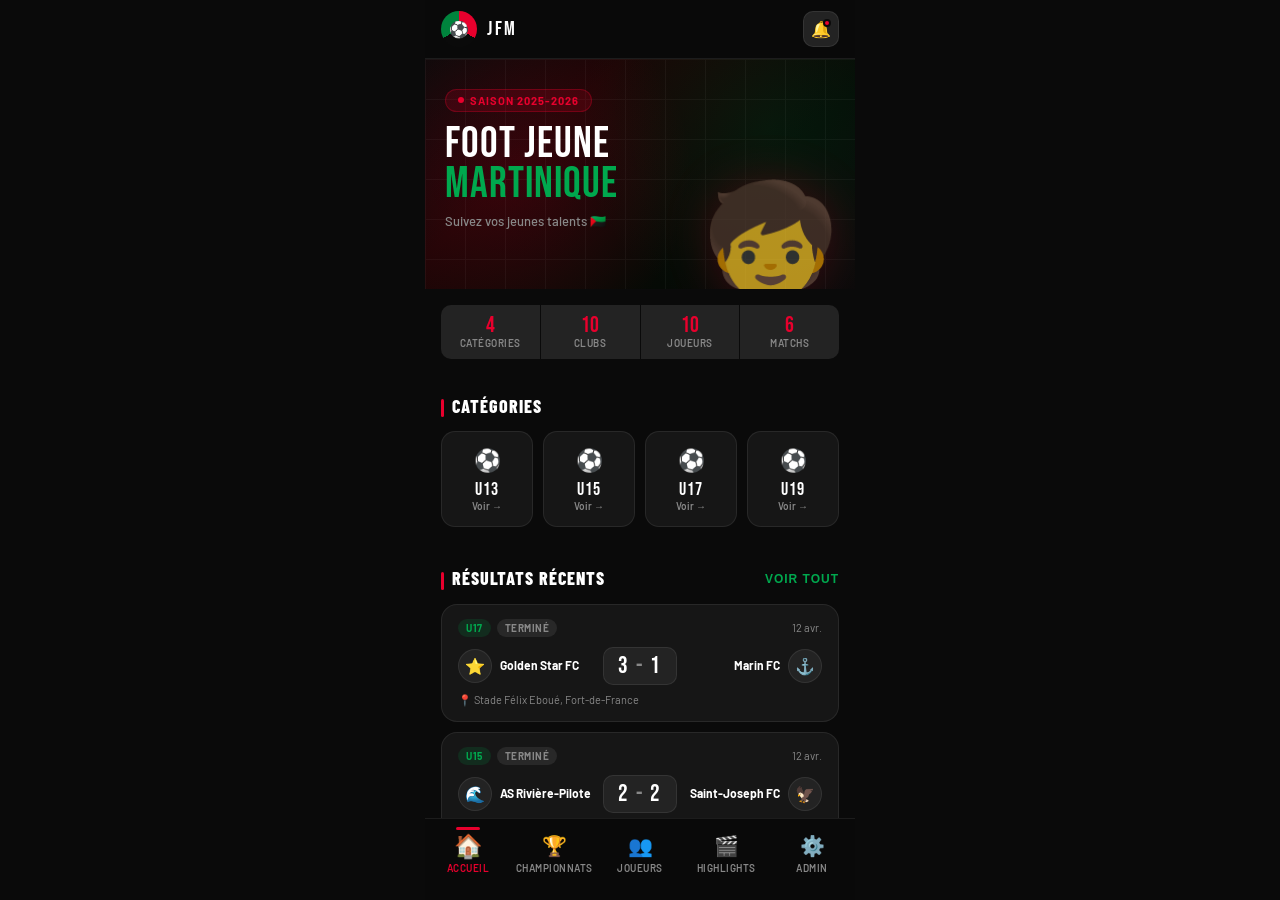
<file: appFoot.html>
<!DOCTYPE html>
<html lang="fr">
<head>
<meta charset="UTF-8"/>
<meta name="viewport" content="width=device-width, initial-scale=1.0, maximum-scale=1.0, user-scalable=no"/>
<title>Jeunes Foot Martinique</title>
<link href="https://fonts.googleapis.com/css2?family=Bebas+Neue&family=Barlow:wght@400;500;600;700;800&family=Barlow+Condensed:wght@600;700;800&display=swap" rel="stylesheet"/>
<style>
:root{
  --red:#E8002D;--red-dark:#B5001F;--red-light:#FF1A44;
  --green:#00843D;--green-dark:#005C2A;--green-light:#00A84E;
  --black:#0A0A0A;--dark:#111111;--dark2:#1A1A1A;--dark3:#232323;
  --gray:#888;--gray-light:#CCC;--white:#FFF;--gold:#FFD700;
  --card:#161616;--border:rgba(255,255,255,0.08);
}
*{margin:0;padding:0;box-sizing:border-box;-webkit-tap-highlight-color:transparent}
html,body{height:100%;overflow:hidden;background:var(--black);color:var(--white);font-family:'Barlow',sans-serif}

/* ─── APP SHELL ─── */
#app{
  max-width:430px;margin:0 auto;height:100vh;
  display:flex;flex-direction:column;
  background:var(--black);position:relative;overflow:hidden;
}

/* ─── SPLASH ─── */
#splash{
  position:fixed;inset:0;z-index:9999;
  background:var(--black);
  display:flex;flex-direction:column;align-items:center;justify-content:center;
  animation:splashOut .5s ease 2.8s forwards;
}
@keyframes splashOut{to{opacity:0;pointer-events:none}}
.splash-stripe-top{position:absolute;top:0;width:100%;height:6px;background:linear-gradient(90deg,var(--red) 33%,var(--black) 33% 66%,var(--green) 66%)}
.splash-stripe-bot{position:absolute;bottom:0;width:100%;height:6px;background:linear-gradient(90deg,var(--green) 33%,var(--black) 33% 66%,var(--red) 66%)}
.splash-ring{
  width:150px;height:150px;border-radius:50%;
  background:conic-gradient(var(--red) 0 120deg,var(--black) 120deg 240deg,var(--green) 240deg 360deg);
  display:flex;align-items:center;justify-content:center;
  animation:spinIn .9s cubic-bezier(.34,1.56,.64,1) .1s both;
  box-shadow:0 0 70px rgba(232,0,45,.45),0 0 140px rgba(0,132,61,.2);
}
@keyframes spinIn{from{transform:scale(0) rotate(-180deg);opacity:0}to{transform:scale(1) rotate(0);opacity:1}}
.splash-inner{
  width:128px;height:128px;border-radius:50%;
  background:var(--black);
  display:flex;flex-direction:column;align-items:center;justify-content:center;gap:3px;
}
.splash-ball{font-size:38px;animation:ballBounce .6s ease 1.1s infinite alternate}
@keyframes ballBounce{from{transform:translateY(0)}to{transform:translateY(-7px)}}
.splash-wordmark{font-family:'Bebas Neue',sans-serif;font-size:11px;letter-spacing:2px;color:var(--white);text-align:center;line-height:1.1}
.splash-name{
  font-family:'Bebas Neue',sans-serif;font-size:34px;letter-spacing:4px;
  background:linear-gradient(135deg,var(--red),var(--gold));
  -webkit-background-clip:text;-webkit-text-fill-color:transparent;
  animation:slideUp .6s ease .9s both;text-align:center;margin-top:26px;
}
.splash-sub{font-size:13px;color:var(--gray);letter-spacing:2px;text-transform:uppercase;animation:slideUp .6s ease 1.1s both;margin-top:6px}
@keyframes slideUp{from{transform:translateY(22px);opacity:0}to{transform:translateY(0);opacity:1}}
.splash-loader{width:200px;height:3px;background:var(--dark3);border-radius:2px;margin-top:44px;overflow:hidden}
.splash-loader-fill{height:100%;background:linear-gradient(90deg,var(--red),var(--green));animation:loadFill 2.4s ease .4s both;border-radius:2px}
@keyframes loadFill{from{width:0}to{width:100%}}

/* ─── HEADER ─── */
#header{
  flex-shrink:0;
  background:rgba(10,10,10,.95);backdrop-filter:blur(20px);
  border-bottom:1px solid var(--border);
  padding:11px 16px;
  display:flex;align-items:center;gap:10px;
  position:relative;z-index:50;
}
.hdr-logo{
  width:36px;height:36px;border-radius:50%;flex-shrink:0;
  background:conic-gradient(var(--red) 0 120deg,var(--black) 120deg 240deg,var(--green) 240deg 360deg);
  display:flex;align-items:center;justify-content:center;font-size:16px;
}
.hdr-title{
  flex:1;font-family:'Bebas Neue',sans-serif;font-size:20px;letter-spacing:2.5px;
  background:linear-gradient(90deg,var(--white),var(--gray-light));
  -webkit-background-clip:text;-webkit-text-fill-color:transparent;
}
.hdr-notif{
  width:36px;height:36px;border-radius:10px;
  background:var(--dark3);border:1px solid var(--border);
  display:flex;align-items:center;justify-content:center;font-size:16px;
  cursor:pointer;position:relative;flex-shrink:0;
}
.notif-dot{position:absolute;top:7px;right:7px;width:8px;height:8px;border-radius:50%;background:var(--red);border:2px solid var(--black)}

/* ─── MAIN CONTENT ─── */
#main{flex:1;overflow-y:auto;overflow-x:hidden;scroll-behavior:smooth}
#main::-webkit-scrollbar{display:none}

/* ─── BOTTOM NAV ─── */
#bottom-nav{
  flex-shrink:0;
  background:rgba(10,10,10,.97);backdrop-filter:blur(20px);
  border-top:1px solid var(--border);
  display:flex;padding:8px 0 20px;
  position:relative;z-index:50;
}
.nav-item{
  flex:1;display:flex;flex-direction:column;align-items:center;gap:4px;
  cursor:pointer;padding:6px 0;position:relative;
  transition:transform .15s;
}
.nav-item:active{transform:scale(.92)}
.nav-icon{font-size:20px;transition:transform .2s}
.nav-label{font-size:10px;font-weight:600;letter-spacing:.5px;color:var(--gray);text-transform:uppercase;transition:color .2s}
.nav-item.active .nav-label{color:var(--red)}
.nav-item.active .nav-icon{transform:scale(1.15)}
.nav-bar{position:absolute;top:0;width:24px;height:3px;background:var(--red);border-radius:2px;display:none}
.nav-item.active .nav-bar{display:block}

/* ─── SCREENS ─── */
.screen{display:none;animation:fadeIn .25s ease}
.screen.active{display:block}
@keyframes fadeIn{from{opacity:0;transform:translateY(8px)}to{opacity:1;transform:translateY(0)}}

/* ─── HERO ─── */
.hero{
  position:relative;height:230px;overflow:hidden;
  background:linear-gradient(135deg,#0A0A0A 0%,#1A0505 30%,#050A05 70%,#0A0A0A 100%);
}
.hero-glow{
  position:absolute;inset:0;
  background:radial-gradient(circle at 20% 50%,rgba(232,0,45,.15) 0%,transparent 50%),
             radial-gradient(circle at 80% 30%,rgba(0,132,61,.12) 0%,transparent 50%);
}
.hero-grid{
  position:absolute;inset:0;opacity:.04;
  background-image:linear-gradient(var(--white) 1px,transparent 1px),linear-gradient(90deg,var(--white) 1px,transparent 1px);
  background-size:40px 40px;
}
.hero-content{position:relative;z-index:2;padding:28px 20px 0;height:100%}
.hero-badge{
  display:inline-flex;align-items:center;gap:6px;
  background:rgba(232,0,45,.15);border:1px solid rgba(232,0,45,.3);
  border-radius:20px;padding:4px 12px;
  font-size:11px;font-weight:700;color:var(--red);
  letter-spacing:1px;text-transform:uppercase;margin-bottom:12px;
}
.live-dot{width:6px;height:6px;border-radius:50%;background:var(--red);animation:pulse 1s infinite}
@keyframes pulse{0%,100%{opacity:1}50%{opacity:.3}}
.hero-title{font-family:'Bebas Neue',sans-serif;font-size:44px;line-height:.93;letter-spacing:1px}
.hero-title span{color:var(--green-light)}
.hero-sub{font-size:13px;color:var(--gray);margin-top:8px;font-weight:500}
.hero-player{position:absolute;right:16px;bottom:0;font-size:110px;line-height:1;opacity:.7;filter:drop-shadow(0 0 25px rgba(232,0,45,.35))}

/* ─── SECTION ─── */
.section{padding:20px 16px 0}
.section-header{display:flex;align-items:center;justify-content:space-between;margin-bottom:14px}
.section-title{font-family:'Barlow Condensed',sans-serif;font-size:18px;font-weight:800;text-transform:uppercase;letter-spacing:1px}
.sec-line{display:inline-block;width:3px;height:18px;background:var(--red);border-radius:2px;margin-right:8px;vertical-align:middle}
.see-all{font-size:12px;font-weight:700;color:var(--green-light);text-transform:uppercase;letter-spacing:1px;cursor:pointer;background:none;border:none;color:var(--green-light)}

/* ─── STAT STRIP ─── */
.stat-strip{display:flex;gap:1px;margin:16px 16px 0;border-radius:10px;overflow:hidden}
.ssi{flex:1;background:var(--dark3);padding:10px 8px;text-align:center}
.ssi-val{font-family:'Bebas Neue',sans-serif;font-size:22px;color:var(--red);line-height:1}
.ssi-lbl{font-size:10px;color:var(--gray);font-weight:600;text-transform:uppercase;letter-spacing:.5px}

/* ─── CAT GRID ─── */
.cat-grid{display:grid;grid-template-columns:repeat(4,1fr);gap:10px;padding:0 16px}
.cat-card{
  background:var(--card);border:1px solid var(--border);border-radius:14px;
  padding:14px 8px;text-align:center;cursor:pointer;transition:all .2s;
  position:relative;overflow:hidden;
}
.cat-card::after{content:'';position:absolute;bottom:0;left:0;right:0;height:3px;background:var(--red);transform:scaleX(0);transition:transform .2s}
.cat-card:active::after{transform:scaleX(1)}
.cat-card:active{border-color:rgba(232,0,45,.4);background:rgba(232,0,45,.08)}
.cat-emoji{font-size:22px;margin-bottom:6px}
.cat-label{font-family:'Bebas Neue',sans-serif;font-size:18px;letter-spacing:1px}
.cat-sub{font-size:10px;color:var(--gray);font-weight:600}

/* ─── MATCH CARD ─── */
.match-card{
  background:var(--card);border:1px solid var(--border);border-radius:16px;
  padding:14px 16px;margin-bottom:10px;cursor:pointer;transition:all .2s;
}
.match-card:active{transform:scale(.98)}
.mc-top{display:flex;align-items:center;justify-content:space-between;margin-bottom:10px}
.mc-meta{display:flex;gap:6px}
.badge{font-size:10px;font-weight:700;padding:3px 8px;border-radius:20px;text-transform:uppercase;letter-spacing:.5px}
.b-cat{background:rgba(0,132,61,.2);color:var(--green-light)}
.b-done{background:rgba(255,255,255,.08);color:var(--gray)}
.b-soon{background:rgba(255,215,0,.15);color:var(--gold)}
.mc-date{font-size:11px;color:var(--gray)}
.mc-teams{display:flex;align-items:center;gap:8px}
.team-side{flex:1;display:flex;align-items:center;gap:8px}
.team-side.away{flex-direction:row-reverse}
.team-logo{width:34px;height:34px;border-radius:50%;background:var(--dark3);border:1px solid var(--border);display:flex;align-items:center;justify-content:center;font-size:16px;flex-shrink:0}
.team-name{font-size:12px;font-weight:700;line-height:1.2}
.team-side.away .team-name{text-align:right}
.score-box{background:var(--dark3);border:1px solid var(--border);border-radius:10px;padding:6px 14px;text-align:center;min-width:72px;flex-shrink:0}
.score-num{font-family:'Bebas Neue',sans-serif;font-size:24px;letter-spacing:2px;line-height:1}
.score-vs{font-size:12px;color:var(--gray);font-weight:700}
.mc-venue{font-size:11px;color:var(--gray);margin-top:8px}

/* ─── NEWS CARD ─── */
.news-card{background:var(--card);border:1px solid var(--border);border-radius:16px;padding:16px;margin-bottom:10px;cursor:pointer;transition:all .2s;display:flex;gap:14px;align-items:flex-start}
.news-card:active{transform:scale(.98)}
.news-icon{width:52px;height:52px;border-radius:12px;background:rgba(232,0,45,.1);border:1px solid rgba(232,0,45,.2);display:flex;align-items:center;justify-content:center;font-size:24px;flex-shrink:0}
.news-body{flex:1;min-width:0}
.news-cat{font-size:10px;font-weight:700;color:var(--green-light);text-transform:uppercase;letter-spacing:1px;margin-bottom:4px}
.news-title{font-size:14px;font-weight:700;line-height:1.3;margin-bottom:4px}
.news-date{font-size:11px;color:var(--gray)}

/* ─── PLAYER CARD ─── */
.player-card{background:var(--card);border:1px solid var(--border);border-radius:16px;padding:16px;margin-bottom:10px;display:flex;align-items:center;gap:14px;cursor:pointer;transition:all .2s}
.player-card:active{transform:scale(.98)}
.player-av{width:54px;height:54px;border-radius:50%;background:linear-gradient(135deg,var(--red-dark),var(--green-dark));display:flex;align-items:center;justify-content:center;font-size:26px;flex-shrink:0;border:2px solid rgba(232,0,45,.3);position:relative}
.pos-badge{position:absolute;bottom:-2px;right:-2px;background:var(--red);border-radius:4px;padding:1px 4px;font-size:8px;font-weight:800;letter-spacing:.5px;border:1px solid var(--black);color:var(--white)}
.player-info{flex:1}
.player-name{font-size:15px;font-weight:800;margin-bottom:3px}
.player-club{font-size:12px;color:var(--gray);margin-bottom:6px}
.player-stats{display:flex;gap:14px}
.pst{text-align:center}
.pst-val{font-family:'Bebas Neue',sans-serif;font-size:18px;line-height:1}
.pst-lbl{font-size:10px;color:var(--gray);font-weight:600}

/* ─── TOURNAMENT CARD ─── */
.tourn-card{background:var(--card);border:1px solid var(--border);border-radius:16px;padding:18px;margin-bottom:10px;position:relative;overflow:hidden}
.tourn-card::before{content:'';position:absolute;left:0;top:0;bottom:0;width:4px;background:linear-gradient(180deg,var(--red),var(--green))}
.tourn-name{font-size:16px;font-weight:800;margin-bottom:8px}
.tmeta{font-size:12px;color:var(--gray);display:flex;align-items:center;gap:6px;margin-bottom:4px}
.tourn-cats{display:flex;gap:6px;margin-top:10px;flex-wrap:wrap}
.status{display:inline-block;padding:4px 10px;border-radius:20px;font-size:11px;font-weight:700;margin-top:10px}
.s-open{background:rgba(0,132,61,.2);color:var(--green-light)}
.s-soon{background:rgba(255,215,0,.15);color:var(--gold)}

/* ─── SPONSOR ─── */
.sponsor-card{background:linear-gradient(135deg,var(--dark2),var(--dark3));border:1px solid var(--border);border-radius:16px;padding:16px;margin-bottom:10px;text-align:center;position:relative;overflow:hidden}
.sponsor-card::before{content:'SPONSORISÉ';position:absolute;top:6px;right:10px;font-size:8px;color:var(--gray);letter-spacing:1px;font-weight:700}
.sp-logo{font-size:32px;margin-bottom:6px}
.sp-name{font-size:16px;font-weight:800;margin-bottom:4px}
.sp-tag{font-size:12px;color:var(--gray)}
.sp-cta{display:inline-block;margin-top:10px;padding:8px 20px;border-radius:20px;background:var(--red);color:var(--white);font-size:12px;font-weight:700;cursor:pointer}

/* ─── TABS ─── */
.tabs{display:flex;padding:12px 16px;gap:6px;overflow-x:auto;scrollbar-width:none}
.tabs::-webkit-scrollbar{display:none}
.tab{flex-shrink:0;padding:8px 16px;border-radius:20px;font-size:12px;font-weight:700;text-transform:uppercase;letter-spacing:.5px;cursor:pointer;border:1px solid var(--border);background:var(--dark2);color:var(--gray);transition:all .2s;white-space:nowrap}
.tab.active{background:var(--red);color:var(--white);border-color:var(--red)}

/* ─── SELECTORS ─── */
.selector-row{display:flex;gap:8px;padding:12px 16px 0;overflow-x:auto;scrollbar-width:none}
.selector-row::-webkit-scrollbar{display:none}
.chip{flex-shrink:0;padding:8px 16px;border-radius:20px;font-size:13px;font-weight:700;cursor:pointer;border:1px solid var(--border);background:var(--dark2);color:var(--gray);transition:all .2s;white-space:nowrap}
.chip.active{background:rgba(0,132,61,.2);border-color:var(--green);color:var(--green-light)}

/* ─── STANDINGS ─── */
.standings-wrap{background:var(--card);border:1px solid var(--border);border-radius:16px;overflow:hidden;margin:0 16px}
table{width:100%;border-collapse:collapse}
thead th{font-size:10px;font-weight:700;color:var(--gray);text-transform:uppercase;letter-spacing:1px;padding:10px 6px;text-align:center;border-bottom:1px solid var(--border)}
thead th:first-child{text-align:left;padding-left:14px;width:36px}
thead th:nth-child(2){text-align:left}
tbody td{padding:10px 6px;text-align:center;font-size:13px;border-bottom:1px solid rgba(255,255,255,.04);font-weight:500}
tbody td:first-child{padding-left:14px}
tbody td:nth-child(2){text-align:left}
tbody tr:last-child td{border-bottom:none}
.rank-num{width:22px;height:22px;border-radius:6px;display:inline-flex;align-items:center;justify-content:center;font-family:'Bebas Neue',sans-serif;font-size:14px;background:var(--dark3);color:var(--gray)}
.r1{background:rgba(255,215,0,.2);color:var(--gold)}
.r2{background:rgba(192,192,192,.2);color:#C0C0C0}
.r3{background:rgba(205,127,50,.2);color:#CD7F32}
.pts{background:rgba(0,132,61,.2);color:var(--green-light);border-radius:8px;padding:2px 8px;font-weight:800}
.club-cell{display:flex;align-items:center;gap:8px}
.club-logo-sm{font-size:16px}
.club-cell-name{font-size:12px;font-weight:700}
.club-cell-city{font-size:10px;color:var(--gray)}

/* ─── SCORERS ─── */
.scorers-wrap{background:var(--card);border:1px solid var(--border);border-radius:16px;overflow:hidden;margin:0 16px}
.scorer-row{display:flex;align-items:center;gap:12px;padding:12px 16px;border-bottom:1px solid var(--border)}
.scorer-row:last-child{border-bottom:none}
.sc-rank{width:28px;height:28px;border-radius:8px;background:var(--dark3);display:flex;align-items:center;justify-content:center;font-family:'Bebas Neue',sans-serif;font-size:16px;color:var(--gray);flex-shrink:0}
.sc-av{width:40px;height:40px;border-radius:50%;background:linear-gradient(135deg,var(--red-dark),var(--green-dark));display:flex;align-items:center;justify-content:center;font-size:18px;flex-shrink:0}
.sc-info{flex:1}
.sc-name{font-size:14px;font-weight:700}
.sc-club{font-size:11px;color:var(--gray);margin-top:2px}
.sc-stat{font-family:'Bebas Neue',sans-serif;font-size:28px;display:flex;align-items:center;gap:4px}
.sc-icon{font-size:14px}

/* ─── MATCH DETAIL ─── */
#match-detail{display:none;animation:fadeIn .25s ease}
#match-detail.active{display:block}
.md-header{background:linear-gradient(180deg,#1A0505 0%,var(--black) 100%);padding:20px 20px 24px}
.md-cats{display:flex;gap:6px;margin-bottom:16px}
.md-teams{display:flex;align-items:center;gap:12px}
.team-block{flex:1;text-align:center}
.tl-lg{width:60px;height:60px;border-radius:50%;background:var(--dark3);border:2px solid var(--border);display:flex;align-items:center;justify-content:center;font-size:28px;margin:0 auto 8px}
.tn-lg{font-size:13px;font-weight:700}
.score-display{background:var(--dark3);border:1px solid var(--border);border-radius:16px;padding:12px 20px;text-align:center;flex-shrink:0}
.sd-num{font-family:'Bebas Neue',sans-serif;font-size:40px;letter-spacing:4px;background:linear-gradient(135deg,var(--white),var(--gray-light));-webkit-background-clip:text;-webkit-text-fill-color:transparent}
.sd-lbl{font-size:10px;color:var(--gray);margin-top:2px}
.md-info{background:var(--dark3);border-radius:12px;padding:12px 16px;margin:10px 16px;display:flex;align-items:center;gap:8px;font-size:12px;color:var(--gray)}
.event-item{display:flex;align-items:center;gap:10px;padding:10px 0;border-bottom:1px solid var(--border)}
.event-item:last-child{border-bottom:none}
.ev-icon{font-size:18px;width:28px;text-align:center}
.ev-player{font-size:13px;font-weight:700}
.ev-time{font-size:11px;color:var(--gray)}
.back-btn{display:flex;align-items:center;gap:8px;padding:14px 16px;cursor:pointer;font-size:14px;font-weight:700;color:var(--gray);border-bottom:1px solid var(--border)}
.back-btn:active{background:var(--dark2)}

/* ─── HIGHLIGHTS ─── */
.hl-card{background:var(--card);border:1px solid var(--border);border-radius:16px;overflow:hidden;margin-bottom:10px;cursor:pointer}
.hl-thumb{height:160px;background:linear-gradient(135deg,#1A0505 0%,#050A05 50%,#0A1A05 100%);display:flex;align-items:center;justify-content:center;position:relative;overflow:hidden}
.hl-glow{position:absolute;inset:0;background:radial-gradient(circle at 50% 50%,rgba(232,0,45,.1) 0%,transparent 70%)}
.hl-emoji{position:absolute;font-size:90px;opacity:.15}
.play-btn{width:56px;height:56px;border-radius:50%;background:rgba(232,0,45,.9);display:flex;align-items:center;justify-content:center;font-size:22px;z-index:1;box-shadow:0 0 30px rgba(232,0,45,.4)}
.hl-info{padding:14px}
.hl-title{font-size:14px;font-weight:700;margin-bottom:6px}
.hl-meta{font-size:11px;color:var(--gray);display:flex;gap:12px}

/* ─── ADMIN ─── */
.admin-header-sec{background:linear-gradient(135deg,#1A0505,#050A05);padding:20px 16px;border-bottom:1px solid var(--border)}
.admin-title{font-family:'Bebas Neue',sans-serif;font-size:28px;letter-spacing:2px;color:var(--red)}
.admin-subtitle{font-size:13px;color:var(--gray)}
.admin-grid{display:grid;grid-template-columns:1fr 1fr;gap:10px;padding:16px}
.admin-action{background:var(--card);border:1px solid var(--border);border-radius:16px;padding:18px 14px;text-align:center;cursor:pointer;transition:all .2s}
.admin-action:active{transform:scale(.96);border-color:rgba(232,0,45,.3)}
.aa-icon{font-size:28px;margin-bottom:8px}
.aa-label{font-size:13px;font-weight:700}
.aa-sub{font-size:11px;color:var(--gray);margin-top:2px}

/* ─── FORM ─── */
.admin-form{background:var(--card);border:1px solid var(--border);border-radius:16px;padding:20px;margin:0 16px 16px}
.af-title{font-size:16px;font-weight:800;margin-bottom:16px;padding-bottom:12px;border-bottom:1px solid var(--border);display:flex;align-items:center;gap:8px}
.form-group{margin-bottom:14px}
.form-label{font-size:12px;font-weight:700;color:var(--gray);margin-bottom:6px;display:block;text-transform:uppercase;letter-spacing:.5px}
.form-input{width:100%;background:var(--dark3);border:1px solid var(--border);border-radius:10px;padding:12px 14px;color:var(--white);font-size:14px;font-family:'Barlow',sans-serif;outline:none;transition:border-color .2s;-webkit-appearance:none;appearance:none}
.form-input:focus{border-color:var(--red)}
.form-row{display:grid;grid-template-columns:1fr 1fr;gap:10px}
.btn-primary{width:100%;padding:14px;background:linear-gradient(135deg,var(--red),var(--red-dark));border:none;border-radius:12px;color:var(--white);font-size:15px;font-weight:800;font-family:'Barlow',sans-serif;cursor:pointer;transition:all .2s;text-transform:uppercase;letter-spacing:1px}
.btn-primary:active{transform:scale(.98);opacity:.9}
.btn-secondary{width:100%;padding:12px;background:transparent;border:1px solid var(--border);border-radius:12px;color:var(--gray);font-size:14px;font-weight:700;font-family:'Barlow',sans-serif;cursor:pointer;margin-top:8px}
.cats-check{display:flex;gap:8px;flex-wrap:wrap;margin-top:6px}
.cat-chk{padding:7px 14px;border-radius:20px;font-size:13px;font-weight:700;cursor:pointer;border:1px solid var(--border);background:var(--dark2);color:var(--gray);transition:all .2s}
.cat-chk.on{background:rgba(0,132,61,.2);border-color:var(--green);color:var(--green-light)}

/* ─── SEARCH ─── */
.search-wrap{padding:14px 16px;position:relative}
.search-input{width:100%;background:var(--dark3);border:1px solid var(--border);border-radius:12px;padding:12px 14px 12px 42px;color:var(--white);font-size:14px;font-family:'Barlow',sans-serif;outline:none;transition:border-color .2s}
.search-input:focus{border-color:var(--red)}
.search-ico{position:absolute;left:28px;top:50%;transform:translateY(-50%);font-size:16px;color:var(--gray);pointer-events:none}

/* ─── EMPTY STATE ─── */
.empty{text-align:center;padding:40px 20px;color:var(--gray)}
.empty-ico{font-size:48px;margin-bottom:12px}
.empty-txt{font-size:14px}

/* ─── TOAST ─── */
#toast{
  position:fixed;bottom:110px;left:50%;transform:translateX(-50%) translateY(16px);
  background:var(--green);color:var(--white);padding:12px 24px;border-radius:12px;
  font-size:14px;font-weight:700;z-index:9998;opacity:0;transition:all .3s;
  white-space:nowrap;pointer-events:none;
}
#toast.show{opacity:1;transform:translateX(-50%) translateY(0)}

select.form-input option{background:var(--dark)}
textarea.form-input{resize:none}
.pb{padding-bottom:16px}
</style>
</head>
<body>

<!-- SPLASH -->
<div id="splash">
  <div class="splash-stripe-top"></div>
  <div class="splash-stripe-bot"></div>
  <div class="splash-ring">
    <div class="splash-inner">
      <div class="splash-ball">⚽</div>
      <div class="splash-wordmark">JEUNES<br>FOOT</div>
    </div>
  </div>
  <div class="splash-name">JEUNES FOOT<br>MARTINIQUE</div>
  <div class="splash-sub">La référence du foot jeune 🇲🇶</div>
  <div class="splash-loader"><div class="splash-loader-fill"></div></div>
</div>

<!-- APP -->
<div id="app">

  <!-- HEADER -->
  <div id="header">
    <div class="hdr-logo">⚽</div>
    <div class="hdr-title" id="hdr-title">JFM</div>
    <div class="hdr-notif">🔔<div class="notif-dot"></div></div>
  </div>

  <!-- MAIN -->
  <div id="main">

    <!-- ══════════════ HOME ══════════════ -->
    <div id="screen-home" class="screen active">

      <div class="hero">
        <div class="hero-glow"></div>
        <div class="hero-grid"></div>
        <div class="hero-content">
          <div class="hero-badge"><div class="live-dot"></div>Saison 2025-2026</div>
          <div class="hero-title">FOOT JEUNE<br><span>MARTINIQUE</span></div>
          <div class="hero-sub">Suivez vos jeunes talents 🇲🇶</div>
        </div>
        <div class="hero-player">🧒</div>
      </div>

      <div class="stat-strip">
        <div class="ssi"><div class="ssi-val">4</div><div class="ssi-lbl">Catégories</div></div>
        <div class="ssi"><div class="ssi-val">10</div><div class="ssi-lbl">Clubs</div></div>
        <div class="ssi"><div class="ssi-val">10</div><div class="ssi-lbl">Joueurs</div></div>
        <div class="ssi"><div class="ssi-val" id="stat-matches">6</div><div class="ssi-lbl">Matchs</div></div>
      </div>

      <div class="section" style="margin-top:16px">
        <div class="section-header"><div class="section-title"><span class="sec-line"></span>Catégories</div></div>
      </div>
      <div class="cat-grid">
        <div class="cat-card" onclick="goChamps('U13')"><div class="cat-emoji">⚽</div><div class="cat-label">U13</div><div class="cat-sub">Voir →</div></div>
        <div class="cat-card" onclick="goChamps('U15')"><div class="cat-emoji">⚽</div><div class="cat-label">U15</div><div class="cat-sub">Voir →</div></div>
        <div class="cat-card" onclick="goChamps('U17')"><div class="cat-emoji">⚽</div><div class="cat-label">U17</div><div class="cat-sub">Voir →</div></div>
        <div class="cat-card" onclick="goChamps('U19')"><div class="cat-emoji">⚽</div><div class="cat-label">U19</div><div class="cat-sub">Voir →</div></div>
      </div>

      <div class="section" style="margin-top:20px">
        <div class="section-header">
          <div class="section-title"><span class="sec-line"></span>Résultats récents</div>
          <button class="see-all" onclick="goChamps('U17')">Voir tout</button>
        </div>
        <div id="home-results"></div>
      </div>

      <div class="section">
        <div class="section-header"><div class="section-title"><span class="sec-line"></span>À venir</div></div>
        <div id="home-upcoming"></div>
      </div>

      <div class="section">
        <div class="section-header"><div class="section-title"><span class="sec-line"></span>⭐ Talent du moment</div></div>
        <div class="player-card" onclick="showScreen('players')">
          <div class="player-av">🧒<div class="pos-badge">ATT</div></div>
          <div class="player-info">
            <div class="player-name">Kylian Désir</div>
            <div class="player-club">⭐ Golden Star FC · U17</div>
            <div class="player-stats">
              <div class="pst"><div class="pst-val" style="color:var(--red)">18</div><div class="pst-lbl">Buts</div></div>
              <div class="pst"><div class="pst-val">7</div><div class="pst-lbl">Passes D.</div></div>
              <div class="pst"><div class="pst-val">14</div><div class="pst-lbl">Matchs</div></div>
            </div>
          </div>
        </div>
      </div>

      <div class="section">
        <div class="section-header">
          <div class="section-title"><span class="sec-line"></span>Actualités</div>
          <button class="see-all" onclick="showScreen('news')">Voir tout</button>
        </div>
        <div id="home-news"></div>
      </div>

      <div class="section pb">
        <div class="section-header"><div class="section-title"><span class="sec-line"></span>Partenaires</div></div>
        <div class="sponsor-card"><div class="sp-logo">🏪</div><div class="sp-name">Sport &amp; Co Martinique</div><div class="sp-tag">Équipez votre équipe au meilleur prix</div><div class="sp-cta">Découvrir →</div></div>
      </div>
    </div><!-- /home -->

    <!-- ══════════════ CHAMPIONNATS ══════════════ -->
    <div id="screen-champs" class="screen">
      <div class="selector-row" id="cat-selectors"></div>
      <div class="selector-row" id="lvl-selectors" style="padding-top:6px"></div>
      <div class="tabs" id="champs-tabs"></div>
      <div id="champs-content" style="padding:0 16px"></div>
    </div>

    <!-- ══════════════ JOUEURS ══════════════ -->
    <div id="screen-players" class="screen">
      <div class="search-wrap">
        <span class="search-ico">🔍</span>
        <input class="search-input" id="player-search" placeholder="Rechercher un joueur, un club..." oninput="filterPlayers()"/>
      </div>
      <div class="selector-row" id="player-cats"></div>
      <div id="players-list" style="padding:12px 16px 0"></div>
    </div>

    <!-- ══════════════ NEWS ══════════════ -->
    <div id="screen-news" class="screen">
      <div class="section" style="padding-top:20px">
        <div class="section-title" style="margin-bottom:16px;font-size:20px"><span class="sec-line"></span>Actualités</div>
        <div id="news-list"></div>
      </div>
      <div class="section">
        <div class="section-title" style="margin-bottom:16px"><span class="sec-line"></span>Tournois &amp; Événements</div>
        <div id="tourn-list"></div>
      </div>
      <div class="section pb">
        <div class="section-title" style="margin-bottom:16px"><span class="sec-line"></span>Partenaires &amp; Sponsors</div>
        <div id="sponsors-list"></div>
      </div>
    </div>

    <!-- ══════════════ HIGHLIGHTS ══════════════ -->
    <div id="screen-highlights" class="screen">
      <div class="section" style="padding-top:20px;padding-bottom:16px">
        <div class="section-title" style="margin-bottom:16px;font-size:20px"><span class="sec-line"></span>Highlights</div>
        <div id="hl-list"></div>
      </div>
    </div>

    <!-- ══════════════ ADMIN ══════════════ -->
    <div id="screen-admin" class="screen">
      <div class="admin-header-sec">
        <div class="admin-title">⚙️ ADMIN</div>
        <div class="admin-subtitle">Tableau de bord administrateur</div>
      </div>
      <div class="stat-strip" style="margin:16px 16px 0">
        <div class="ssi"><div class="ssi-val" style="color:var(--green-light)">10</div><div class="ssi-lbl">Clubs</div></div>
        <div class="ssi"><div class="ssi-val" style="color:var(--green-light)">10</div><div class="ssi-lbl">Joueurs</div></div>
        <div class="ssi"><div class="ssi-val" style="color:var(--red)" id="admin-played">4</div><div class="ssi-lbl">Matchs joués</div></div>
        <div class="ssi"><div class="ssi-val" style="color:var(--gold)">3</div><div class="ssi-lbl">Tournois</div></div>
      </div>
      <div id="admin-grid-wrap">
        <div class="admin-grid" id="admin-grid"></div>
      </div>
      <div id="admin-form-wrap"></div>
    </div>

    <!-- MATCH DETAIL (overlay inside main) -->
    <div id="match-detail">
      <div class="back-btn" onclick="closeMatchDetail()">← Retour</div>
      <div class="md-header">
        <div class="md-cats" id="md-cats"></div>
        <div class="md-teams" id="md-teams"></div>
      </div>
      <div class="md-info" id="md-date"></div>
      <div class="md-info" id="md-venue" style="margin-top:-8px"></div>
      <div id="md-events" style="padding:0 16px"></div>
    </div>

  </div><!-- /main -->

  <!-- BOTTOM NAV -->
  <div id="bottom-nav">
    <div class="nav-item active" data-screen="home" onclick="showScreen('home')">
      <div class="nav-bar"></div><div class="nav-icon">🏠</div><div class="nav-label">Accueil</div>
    </div>
    <div class="nav-item" data-screen="champs" onclick="showScreen('champs')">
      <div class="nav-bar"></div><div class="nav-icon">🏆</div><div class="nav-label">Championnats</div>
    </div>
    <div class="nav-item" data-screen="players" onclick="showScreen('players')">
      <div class="nav-bar"></div><div class="nav-icon">👥</div><div class="nav-label">Joueurs</div>
    </div>
    <div class="nav-item" data-screen="highlights" onclick="showScreen('highlights')">
      <div class="nav-bar"></div><div class="nav-icon">🎬</div><div class="nav-label">Highlights</div>
    </div>
    <div class="nav-item" data-screen="admin" onclick="showScreen('admin')">
      <div class="nav-bar"></div><div class="nav-icon">⚙️</div><div class="nav-label">Admin</div>
    </div>
  </div>

</div><!-- /app -->

<div id="toast">✅ Enregistré avec succès !</div>

<script>
// ════════════════════════════════════════════════
// DATA
// ════════════════════════════════════════════════
const CLUBS=[
  {id:1,name:"Golden Star FC",city:"Fort-de-France",logo:"⭐"},
  {id:2,name:"Marin FC",city:"Le Marin",logo:"⚓"},
  {id:3,name:"AS Rivière-Pilote",city:"Rivière-Pilote",logo:"🌊"},
  {id:4,name:"Saint-Joseph FC",city:"Saint-Joseph",logo:"🦅"},
  {id:5,name:"CS Case-Pilote",city:"Case-Pilote",logo:"🏔"},
  {id:6,name:"AS Sainte-Marie",city:"Sainte-Marie",logo:"🌺"},
  {id:7,name:"Le Lorrain AC",city:"Le Lorrain",logo:"🌿"},
  {id:8,name:"Trinité Sport",city:"La Trinité",logo:"🔱"},
  {id:9,name:"Ducos FC",city:"Ducos",logo:"🔥"},
  {id:10,name:"Bellefontaine AC",city:"Bellefontaine",logo:"💧"},
];

const CATEGORIES=["U13","U15","U17","U19"];
const LEVELS=["Division 1","Division 2","Ligue Régionale"];

let MATCHES=[
  {id:1,home:CLUBS[0],away:CLUBS[1],homeScore:3,awayScore:1,date:"2026-04-12",venue:"Stade Félix Eboué, Fort-de-France",category:"U17",level:"Division 1",played:true,scorers:["Kylian Désir 14'","Axel Montout 57'","Dylan Régis 78'"],assists:["Jordan Fanfan","Marcus Célestin"]},
  {id:2,home:CLUBS[2],away:CLUBS[3],homeScore:2,awayScore:2,date:"2026-04-12",venue:"Terrain de Rivière-Pilote",category:"U15",level:"Division 1",played:true,scorers:["Noah L. 22'","Ethan M. 45'","T. Bernabé 60'","Jordan F. 88'"],assists:["Marcus C.","Liam S."]},
  {id:3,home:CLUBS[4],away:CLUBS[5],homeScore:null,awayScore:null,date:"2026-04-26",venue:"Stade de Case-Pilote",category:"U13",level:"Division 2",played:false,scorers:[],assists:[]},
  {id:4,home:CLUBS[6],away:CLUBS[7],homeScore:null,awayScore:null,date:"2026-04-26",venue:"Terrain du Lorrain",category:"U19",level:"Division 1",played:false,scorers:[],assists:[]},
  {id:5,home:CLUBS[0],away:CLUBS[3],homeScore:4,awayScore:0,date:"2026-04-05",venue:"Stade Félix Eboué, Fort-de-France",category:"U19",level:"Division 1",played:true,scorers:["Axel Montout 10'","Kylian Désir 34'","Ethan Moreau 67'","Noah L. 89'"],assists:["Jordan Fanfan","Marcus Célestin"]},
  {id:6,home:CLUBS[8],away:CLUBS[9],homeScore:1,awayScore:3,date:"2026-04-05",venue:"Terrain de Ducos",category:"U15",level:"Division 2",played:true,scorers:["Dylan R. 15'","Axel M. 33'","Marcus C. 66'","Liam S. 78'"],assists:["Théo B.","Jordan F."]},
];

let PLAYERS=[
  {id:1,name:"Kylian Désir",club:CLUBS[0],pos:"Attaquant",goals:18,assists:7,apps:14,category:"U17"},
  {id:2,name:"Marcus Célestin",club:CLUBS[1],pos:"Milieu",goals:12,assists:11,apps:15,category:"U15"},
  {id:3,name:"Théo Bernabé",club:CLUBS[3],pos:"Attaquant",goals:15,assists:4,apps:13,category:"U19"},
  {id:4,name:"Jordan Fanfan",club:CLUBS[2],pos:"Milieu",goals:9,assists:13,apps:14,category:"U17"},
  {id:5,name:"Noah Laventure",club:CLUBS[4],pos:"Défenseur",goals:3,assists:8,apps:15,category:"U13"},
  {id:6,name:"Ethan Moreau",club:CLUBS[5],pos:"Attaquant",goals:14,assists:5,apps:12,category:"U19"},
  {id:7,name:"Liam Sainte-Rose",club:CLUBS[6],pos:"Gardien",goals:0,assists:1,apps:14,category:"U15"},
  {id:8,name:"Dylan Régis",club:CLUBS[7],pos:"Milieu",goals:10,assists:9,apps:13,category:"U17"},
  {id:9,name:"Axel Montout",club:CLUBS[0],pos:"Attaquant",goals:16,assists:6,apps:15,category:"U19"},
  {id:10,name:"Noa Luçon",club:CLUBS[8],pos:"Défenseur",goals:2,assists:5,apps:14,category:"U13"},
];

const NEWS=[
  {id:1,title:"Kylian Désir, la pépite de Golden Star",excerpt:"À 16 ans, Kylian impressionne avec ses 18 buts en U17. Le jeune attaquant est suivi par plusieurs clubs.",date:"2026-04-17",category:"Talent",emoji:"⭐"},
  {id:2,title:"Tournoi de Pâques 2026 : Inscriptions ouvertes !",excerpt:"Le traditionnel Tournoi de Pâques revient du 20 au 22 avril. 16 équipes de U13 et U15 s'affronteront à La Trinité.",date:"2026-04-15",category:"Tournoi",emoji:"🏆"},
  {id:3,title:"Sélection U17 : La liste du sélectionneur",excerpt:"Le sélectionneur a dévoilé les 22 joueurs convoqués pour le prochain stage de préparation inter-ligues.",date:"2026-04-13",category:"Sélection",emoji:"🇲🇶"},
  {id:4,title:"Nouveau partenariat avec la CTM",excerpt:"La Ligue de Football annonce un partenariat avec la Collectivité pour le développement du football jeune.",date:"2026-04-10",category:"Institution",emoji:"🤝"},
];

const TOURNAMENTS=[
  {id:1,name:"Tournoi de Pâques",dates:"20-22 Avril 2026",location:"La Trinité",categories:["U13","U15"],teams:16,status:"Inscriptions ouvertes"},
  {id:2,name:"Coupe de Martinique Jeunes",dates:"15-30 Mai 2026",location:"Fort-de-France",categories:["U17","U19"],teams:12,status:"À venir"},
  {id:3,name:"Tournoi Inter-Communes",dates:"14-16 Juin 2026",location:"Le Marin",categories:["U13","U15","U17"],teams:24,status:"À venir"},
];

const HIGHLIGHTS=[
  {id:1,title:"But splendide de Kylian Désir – U17 D1",views:"1.2k",date:"il y a 2j",emoji:"⚽"},
  {id:2,title:"Résumé : Golden Star vs Marin FC",views:"890",date:"il y a 3j",emoji:"🎬"},
  {id:3,title:"Top 5 buts de la semaine",views:"2.4k",date:"il y a 5j",emoji:"🔥"},
  {id:4,title:"Entraînement U13 – Académie Martinique",views:"567",date:"il y a 6j",emoji:"🏃"},
  {id:5,title:"Jeune talent : Marcus Célestin U15",views:"1.8k",date:"il y a 1sem",emoji:"⭐"},
];

const SPONSORS=[
  {logo:"🏪",name:"Sport & Co Martinique",tag:"Équipez votre équipe au meilleur prix"},
  {logo:"🍹",name:"Rhums du Père Labat",tag:"Fier partenaire du football martiniquais"},
  {logo:"🏥",name:"Clinique du Sport Antilles",tag:"La santé de vos jeunes champions"},
];

// standings per category/level (generated)
const STANDINGS={};
function buildStandings(){
  CATEGORIES.forEach(cat=>{
    STANDINGS[cat]={};
    LEVELS.forEach(lvl=>{
      const shuffled=[...CLUBS].sort(()=>Math.random()-.5).slice(0,8);
      STANDINGS[cat][lvl]=shuffled.map((c,i)=>({
        club:c,played:10+Math.floor(Math.random()*4),
        won:Math.max(0,7-i+Math.floor(Math.random()*3)),
        drawn:Math.floor(Math.random()*3),
        lost:Math.min(10,i+Math.floor(Math.random()*2)),
        gf:20+Math.floor(Math.random()*15),ga:8+i*2+Math.floor(Math.random()*5),
        pts:Math.max(0,(7-i)*3+Math.floor(Math.random()*5))
      })).sort((a,b)=>b.pts-a.pts);
    });
  });
}
buildStandings();

// ════════════════════════════════════════════════
// STATE
// ════════════════════════════════════════════════
let currentScreen='home';
let champsCat='U17', champsLevel='Division 1', champsTab='Classement';
let playerFilter='Tous';
let selectedMatch=null;

// ════════════════════════════════════════════════
// NAVIGATION
// ════════════════════════════════════════════════
const TITLES={home:'JFM',champs:'Championnats',players:'Joueurs',news:'News & Tournois',highlights:'Highlights',admin:'Administration'};

function showScreen(name, skipDetail=true){
  if(skipDetail) closeMatchDetail(false);
  document.querySelectorAll('.screen').forEach(s=>s.classList.remove('active'));
  document.querySelectorAll('.nav-item').forEach(n=>{
    n.classList.toggle('active', n.dataset.screen===name);
  });
  const el=document.getElementById('screen-'+name);
  if(el) el.classList.add('active');
  document.getElementById('hdr-title').textContent=TITLES[name]||'';
  currentScreen=name;
  if(name==='champs') renderChamps();
  if(name==='players') renderPlayers();
  if(name==='news') renderNews();
  if(name==='highlights') renderHighlights();
  if(name==='admin') renderAdmin();
  document.getElementById('main').scrollTop=0;
}

function goChamps(cat){
  champsCat=cat; champsTab='Classement';
  showScreen('champs');
}

// ════════════════════════════════════════════════
// HOME
// ════════════════════════════════════════════════
function renderHome(){
  const played=MATCHES.filter(m=>m.played);
  const upcoming=MATCHES.filter(m=>!m.played);
  document.getElementById('home-results').innerHTML=played.slice(0,3).map(m=>matchCardHTML(m)).join('');
  document.getElementById('home-upcoming').innerHTML=upcoming.slice(0,2).map(m=>matchCardHTML(m)).join('');
  document.getElementById('home-news').innerHTML=NEWS.slice(0,2).map(n=>newsCardHTML(n)).join('');
  document.getElementById('stat-matches').textContent=MATCHES.length;
}

// ════════════════════════════════════════════════
// MATCH CARD HTML
// ════════════════════════════════════════════════
function fmtDate(d){
  const dt=new Date(d+'T12:00:00');
  return dt.toLocaleDateString('fr-FR',{day:'2-digit',month:'short'});
}

function matchCardHTML(m){
  const score=m.played
    ?`<div class="score-num">${m.homeScore} <span style="color:var(--gray)">-</span> ${m.awayScore}</div>`
    :`<div class="score-vs">VS</div>`;
  const badge=m.played?'<span class="badge b-done">Terminé</span>':'<span class="badge b-soon">À venir</span>';
  return`<div class="match-card" onclick="openMatch(${m.id})">
    <div class="mc-top">
      <div class="mc-meta"><span class="badge b-cat">${m.category}</span>${badge}</div>
      <span class="mc-date">${fmtDate(m.date)}</span>
    </div>
    <div class="mc-teams">
      <div class="team-side">
        <div class="team-logo">${m.home.logo}</div>
        <div class="team-name">${m.home.name}</div>
      </div>
      <div class="score-box">${score}</div>
      <div class="team-side away">
        <div class="team-logo">${m.away.logo}</div>
        <div class="team-name">${m.away.name}</div>
      </div>
    </div>
    <div class="mc-venue">📍 ${m.venue}</div>
  </div>`;
}

// ════════════════════════════════════════════════
// MATCH DETAIL
// ════════════════════════════════════════════════
function openMatch(id){
  selectedMatch=MATCHES.find(m=>m.id===id);
  if(!selectedMatch) return;
  document.querySelectorAll('.screen').forEach(s=>s.classList.remove('active'));
  const d=selectedMatch;
  document.getElementById('md-cats').innerHTML=`<span class="badge b-cat">${d.category}</span><span class="badge b-done">${d.level}</span>`;
  const scoreHTML=d.played
    ?`<div class="sd-num">${d.homeScore}<span style="color:var(--gray)"> - </span>${d.awayScore}</div><div class="sd-lbl">TERMINÉ</div>`
    :`<div style="font-size:14px;color:var(--gray);font-weight:700;padding:4px 0">VS</div><div class="sd-lbl">${new Date(d.date+'T12:00:00').toLocaleDateString('fr-FR')}</div>`;
  document.getElementById('md-teams').innerHTML=`
    <div class="team-block"><div class="tl-lg">${d.home.logo}</div><div class="tn-lg">${d.home.name}</div></div>
    <div class="score-display">${scoreHTML}</div>
    <div class="team-block"><div class="tl-lg">${d.away.logo}</div><div class="tn-lg">${d.away.name}</div></div>`;
  const dtFull=new Date(d.date+'T12:00:00').toLocaleDateString('fr-FR',{weekday:'long',day:'numeric',month:'long',year:'numeric'});
  document.getElementById('md-date').textContent='📅 '+dtFull;
  document.getElementById('md-venue').textContent='📍 '+d.venue;
  let evHTML='';
  if(d.played && d.scorers.length){
    evHTML+=`<div style="font-family:'Barlow Condensed',sans-serif;font-size:16px;font-weight:800;text-transform:uppercase;letter-spacing:1px;margin:16px 0 10px"><span class="sec-line"></span>Buteurs</div>`;
    d.scorers.forEach(s=>{
      const parts=s.split(' ');
      evHTML+=`<div class="event-item"><div class="ev-icon">⚽</div><div><div class="ev-player">${parts[0]} ${parts[1]||''}</div><div class="ev-time">${parts.slice(2).join(' ')}</div></div></div>`;
    });
  }
  if(d.played && d.assists.length){
    evHTML+=`<div style="font-family:'Barlow Condensed',sans-serif;font-size:16px;font-weight:800;text-transform:uppercase;letter-spacing:1px;margin:16px 0 10px"><span class="sec-line"></span>Passes décisives</div>`;
    d.assists.forEach(a=>{
      evHTML+=`<div class="event-item"><div class="ev-icon">🎯</div><div><div class="ev-player">${a}</div></div></div>`;
    });
  }
  document.getElementById('md-events').innerHTML=evHTML;
  document.getElementById('match-detail').classList.add('active');
  document.getElementById('main').scrollTop=0;
}

function closeMatchDetail(doScroll=true){
  document.getElementById('match-detail').classList.remove('active');
  if(currentScreen){
    document.getElementById('screen-'+currentScreen).classList.add('active');
  }
  if(doScroll) document.getElementById('main').scrollTop=0;
}

// ════════════════════════════════════════════════
// CHAMPIONNATS
// ════════════════════════════════════════════════
function renderChamps(){
  // cat selectors
  const cs=document.getElementById('cat-selectors');
  cs.innerHTML=CATEGORIES.map(c=>`<div class="chip ${c===champsCat?'active':''}" onclick="setCat('${c}')">${c}</div>`).join('');
  // level selectors
  const ls=document.getElementById('lvl-selectors');
  ls.innerHTML=LEVELS.map(l=>`<div class="chip ${l===champsLevel?'active':''}" onclick="setLevel('${l}')">${l}</div>`).join('');
  // tabs
  const tabs=['Calendrier','Résultats','Classement','Buteurs','Passeurs'];
  const tb=document.getElementById('champs-tabs');
  tb.innerHTML=tabs.map(t=>`<div class="tab ${t===champsTab?'active':''}" onclick="setChampsTab('${t}')">${t}</div>`).join('');
  renderChampsContent();
}

function setCat(c){champsCat=c; renderChamps();}
function setLevel(l){champsLevel=l; renderChamps();}
function setChampsTab(t){champsTab=t; renderChamps();}

function renderChampsContent(){
  const container=document.getElementById('champs-content');
  const catMatches=MATCHES.filter(m=>m.category===champsCat && m.level===champsLevel);

  if(champsTab==='Calendrier'){
    const list=catMatches.filter(m=>!m.played);
    container.innerHTML=list.length?list.map(m=>matchCardHTML(m)).join(''):`<div class="empty"><div class="empty-ico">📅</div><div class="empty-txt">Aucun match à venir pour ${champsCat} · ${champsLevel}</div></div>`;
  }
  else if(champsTab==='Résultats'){
    const list=catMatches.filter(m=>m.played);
    container.innerHTML=list.length?list.map(m=>matchCardHTML(m)).join(''):`<div class="empty"><div class="empty-ico">🏁</div><div class="empty-txt">Aucun résultat pour ${champsCat} · ${champsLevel}</div></div>`;
  }
  else if(champsTab==='Classement'){
    const rows=STANDINGS[champsCat][champsLevel];
    let html=`<div class="standings-wrap"><table><thead><tr><th>#</th><th>Club</th><th>J</th><th>G</th><th>N</th><th>P</th><th>Pts</th></tr></thead><tbody>`;
    rows.forEach((r,i)=>{
      const rc=i===0?'r1':i===1?'r2':i===2?'r3':'';
      html+=`<tr>
        <td><span class="rank-num ${rc}">${i+1}</span></td>
        <td><div class="club-cell"><span class="club-logo-sm">${r.club.logo}</span><div><div class="club-cell-name">${r.club.name}</div><div class="club-cell-city">${r.club.city}</div></div></div></td>
        <td>${r.played}</td>
        <td style="color:var(--green-light)">${r.won}</td>
        <td>${r.drawn}</td>
        <td style="color:var(--red)">${r.lost}</td>
        <td><span class="pts">${r.pts}</span></td>
      </tr>`;
    });
    html+=`</tbody></table></div>`;
    container.innerHTML=html;
  }
  else if(champsTab==='Buteurs'){
    const list=[...PLAYERS].filter(p=>p.category===champsCat).sort((a,b)=>b.goals-a.goals);
    container.innerHTML=`<div class="scorers-wrap">${list.map((p,i)=>`<div class="scorer-row">
      <div class="sc-rank">${i+1}</div>
      <div class="sc-av">🧒</div>
      <div class="sc-info"><div class="sc-name">${p.name}</div><div class="sc-club">${p.club.logo} ${p.club.name}</div></div>
      <div class="sc-stat"><span class="sc-icon">⚽</span>${p.goals}</div>
    </div>`).join('')}</div>`;
  }
  else if(champsTab==='Passeurs'){
    const list=[...PLAYERS].filter(p=>p.category===champsCat).sort((a,b)=>b.assists-a.assists);
    container.innerHTML=`<div class="scorers-wrap">${list.map((p,i)=>`<div class="scorer-row">
      <div class="sc-rank">${i+1}</div>
      <div class="sc-av">🧒</div>
      <div class="sc-info"><div class="sc-name">${p.name}</div><div class="sc-club">${p.club.logo} ${p.club.name}</div></div>
      <div class="sc-stat" style="color:var(--gold)"><span class="sc-icon">🎯</span>${p.assists}</div>
    </div>`).join('')}</div>`;
  }
}

// ════════════════════════════════════════════════
// PLAYERS
// ════════════════════════════════════════════════
function renderPlayers(){
  const catEl=document.getElementById('player-cats');
  catEl.innerHTML=['Tous',...CATEGORIES].map(c=>`<div class="chip ${c===playerFilter?'active':''}" onclick="setPlayerCat('${c}')">${c}</div>`).join('');
  filterPlayers();
}
function setPlayerCat(c){playerFilter=c; renderPlayers();}
function filterPlayers(){
  const q=(document.getElementById('player-search').value||'').toLowerCase();
  const list=PLAYERS.filter(p=>{
    const matchQ=!q||p.name.toLowerCase().includes(q)||p.club.name.toLowerCase().includes(q);
    const matchC=playerFilter==='Tous'||p.category===playerFilter;
    return matchQ && matchC;
  });
  const container=document.getElementById('players-list');
  if(!list.length){container.innerHTML=`<div class="empty"><div class="empty-ico">👥</div><div class="empty-txt">Aucun joueur trouvé</div></div>`;return;}
  container.innerHTML=list.map(p=>`<div class="player-card">
    <div class="player-av">🧒<div class="pos-badge">${p.pos.slice(0,3).toUpperCase()}</div></div>
    <div class="player-info">
      <div style="display:flex;justify-content:space-between;align-items:flex-start">
        <div><div class="player-name">${p.name}</div><div class="player-club">${p.club.logo} ${p.club.name}</div></div>
        <span class="badge b-cat">${p.category}</span>
      </div>
      <div class="player-stats">
        <div class="pst"><div class="pst-val" style="color:var(--red)">${p.goals}</div><div class="pst-lbl">Buts</div></div>
        <div class="pst"><div class="pst-val" style="color:var(--gold)">${p.assists}</div><div class="pst-lbl">PD</div></div>
        <div class="pst"><div class="pst-val">${p.apps}</div><div class="pst-lbl">Matchs</div></div>
      </div>
    </div>
  </div>`).join('');
}

// ════════════════════════════════════════════════
// NEWS
// ════════════════════════════════════════════════
function newsCardHTML(n){
  const dt=new Date(n.date+'T12:00:00').toLocaleDateString('fr-FR',{day:'2-digit',month:'long',year:'numeric'});
  return`<div class="news-card">
    <div class="news-icon">${n.emoji}</div>
    <div class="news-body">
      <div class="news-cat">${n.category}</div>
      <div class="news-title">${n.title}</div>
      <div class="news-date">${dt}</div>
    </div>
  </div>`;
}
function renderNews(){
  document.getElementById('news-list').innerHTML=NEWS.map(n=>newsCardHTML(n)).join('');
  document.getElementById('tourn-list').innerHTML=TOURNAMENTS.map(t=>`<div class="tourn-card">
    <div class="tourn-name">🏆 ${t.name}</div>
    <div class="tmeta">📅 ${t.dates}</div>
    <div class="tmeta">📍 ${t.location}</div>
    <div class="tmeta">👥 ${t.teams} équipes</div>
    <div class="tourn-cats">${t.categories.map(c=>`<span class="badge b-cat">${c}</span>`).join('')}</div>
    <div class="status ${t.status==='Inscriptions ouvertes'?'s-open':'s-soon'}">${t.status==='Inscriptions ouvertes'?'✅ ':'🔜 '}${t.status}</div>
  </div>`).join('');
  document.getElementById('sponsors-list').innerHTML=SPONSORS.map(s=>`<div class="sponsor-card">
    <div class="sp-logo">${s.logo}</div>
    <div class="sp-name">${s.name}</div>
    <div class="sp-tag">${s.tag}</div>
    <div class="sp-cta">En savoir plus →</div>
  </div>`).join('');
}

// ════════════════════════════════════════════════
// HIGHLIGHTS
// ════════════════════════════════════════════════
function renderHighlights(){
  document.getElementById('hl-list').innerHTML=HIGHLIGHTS.map(h=>`<div class="hl-card">
    <div class="hl-thumb">
      <div class="hl-glow"></div>
      <div class="hl-emoji">${h.emoji}</div>
      <div class="play-btn">▶</div>
    </div>
    <div class="hl-info">
      <div class="hl-title">${h.title}</div>
      <div class="hl-meta"><span>👁 ${h.views} vues</span><span>🕐 ${h.date}</span></div>
    </div>
  </div>`).join('');
}

// ════════════════════════════════════════════════
// ADMIN
// ════════════════════════════════════════════════
const ADMIN_ACTIONS=[
  {id:'result',icon:'⚽',label:'Résultat match',sub:'Entrer un score'},
  {id:'player',icon:'👤',label:'Joueur',sub:'Ajouter un profil'},
  {id:'team',icon:'🏟',label:'Équipe',sub:'Créer une équipe'},
  {id:'news',icon:'📰',label:'Actualité',sub:'Publier un article'},
  {id:'tournament',icon:'🏆',label:'Tournoi',sub:'Créer un tournoi'},
  {id:'goal',icon:'🎯',label:'But / Passe D.',sub:'Enregistrer un event'},
];

function renderAdmin(){
  document.getElementById('admin-played').textContent=MATCHES.filter(m=>m.played).length;
  document.getElementById('admin-grid').innerHTML=ADMIN_ACTIONS.map(a=>`<div class="admin-action" onclick="showAdminForm('${a.id}')">
    <div class="aa-icon">${a.icon}</div>
    <div class="aa-label">${a.label}</div>
    <div class="aa-sub">${a.sub}</div>
  </div>`).join('');
  document.getElementById('admin-form-wrap').innerHTML='';
  document.getElementById('admin-grid-wrap').style.display='';
}

function showAdminForm(type){
  document.getElementById('admin-grid-wrap').style.display='none';
  const wrap=document.getElementById('admin-form-wrap');
  const clubOpts=CLUBS.map(c=>`<option value="${c.id}">${c.name}</option>`).join('');
  const catOpts=CATEGORIES.map(c=>`<option>${c}</option>`).join('');
  const lvlOpts=LEVELS.map(l=>`<option>${l}</option>`).join('');
  const posOpts=['Gardien','Défenseur','Milieu','Attaquant'].map(p=>`<option>${p}</option>`).join('');
  const matchOpts=MATCHES.map(m=>`<option value="${m.id}">${m.home.name} vs ${m.away.name} (${m.category})</option>`).join('');

  let inner='';
  if(type==='result') inner=`
    <div class="af-title">⚽ Entrer un résultat</div>
    <div class="form-row">
      <div class="form-group"><label class="form-label">Catégorie</label><select class="form-input">${catOpts}</select></div>
      <div class="form-group"><label class="form-label">Niveau</label><select class="form-input">${lvlOpts}</select></div>
    </div>
    <div class="form-group"><label class="form-label">Équipe domicile</label><select class="form-input">${clubOpts}</select></div>
    <div class="form-group"><label class="form-label">Équipe extérieure</label><select class="form-input">${clubOpts}</select></div>
    <div class="form-row">
      <div class="form-group"><label class="form-label">Score domicile</label><input class="form-input" type="number" min="0" placeholder="0"/></div>
      <div class="form-group"><label class="form-label">Score extérieur</label><input class="form-input" type="number" min="0" placeholder="0"/></div>
    </div>
    <div class="form-group"><label class="form-label">Date du match</label><input class="form-input" type="date"/></div>
    <div class="form-group"><label class="form-label">Lieu</label><input class="form-input" type="text" placeholder="Stade..."/></div>`;

  else if(type==='player') inner=`
    <div class="af-title">👤 Ajouter un joueur</div>
    <div class="form-group"><label class="form-label">Nom complet</label><input class="form-input" type="text" placeholder="Prénom Nom"/></div>
    <div class="form-group"><label class="form-label">Club</label><select class="form-input">${clubOpts}</select></div>
    <div class="form-row">
      <div class="form-group"><label class="form-label">Poste</label><select class="form-input">${posOpts}</select></div>
      <div class="form-group"><label class="form-label">Catégorie</label><select class="form-input">${catOpts}</select></div>
    </div>`;

  else if(type==='team') inner=`
    <div class="af-title">🏟 Créer une équipe</div>
    <div class="form-group"><label class="form-label">Nom du club</label><input class="form-input" type="text" placeholder="Nom du club"/></div>
    <div class="form-group"><label class="form-label">Ville</label><input class="form-input" type="text" placeholder="Ville"/></div>
    <div class="form-row">
      <div class="form-group"><label class="form-label">Catégorie</label><select class="form-input">${catOpts}</select></div>
      <div class="form-group"><label class="form-label">Niveau</label><select class="form-input">${lvlOpts}</select></div>
    </div>`;

  else if(type==='news') inner=`
    <div class="af-title">📰 Publier une actualité</div>
    <div class="form-group"><label class="form-label">Titre</label><input class="form-input" type="text" placeholder="Titre de l'article"/></div>
    <div class="form-group"><label class="form-label">Catégorie</label><select class="form-input"><option>Talent</option><option>Tournoi</option><option>Sélection</option><option>Institution</option><option>Résultat</option></select></div>
    <div class="form-group"><label class="form-label">Contenu</label><textarea class="form-input" rows="5" placeholder="Contenu de l'article..."></textarea></div>`;

  else if(type==='tournament') inner=`
    <div class="af-title">🏆 Créer un tournoi</div>
    <div class="form-group"><label class="form-label">Nom du tournoi</label><input class="form-input" type="text" placeholder="Nom du tournoi"/></div>
    <div class="form-group"><label class="form-label">Lieu</label><input class="form-input" type="text" placeholder="Ville / Terrain"/></div>
    <div class="form-row">
      <div class="form-group"><label class="form-label">Date début</label><input class="form-input" type="date"/></div>
      <div class="form-group"><label class="form-label">Date fin</label><input class="form-input" type="date"/></div>
    </div>
    <div class="form-group"><label class="form-label">Catégories</label>
      <div class="cats-check">${CATEGORIES.map(c=>`<div class="cat-chk" onclick="this.classList.toggle('on')">${c}</div>`).join('')}</div>
    </div>`;

  else if(type==='goal') inner=`
    <div class="af-title">🎯 Enregistrer But / Passe D.</div>
    <div class="form-group"><label class="form-label">Type</label><select class="form-input"><option>But</option><option>Passe décisive</option></select></div>
    <div class="form-group"><label class="form-label">Joueur</label><select class="form-input">${PLAYERS.map(p=>`<option value="${p.id}">${p.name}</option>`).join('')}</select></div>
    <div class="form-row">
      <div class="form-group"><label class="form-label">Minute</label><input class="form-input" type="number" min="1" max="120" placeholder="45"/></div>
      <div class="form-group"><label class="form-label">Match</label><select class="form-input">${matchOpts}</select></div>
    </div>`;

  wrap.innerHTML=`<div class="admin-form">${inner}
    <button class="btn-primary" onclick="submitAdminForm()">✅ Enregistrer</button>
    <button class="btn-secondary" onclick="renderAdmin()">Annuler</button>
  </div>`;
  document.getElementById('main').scrollTop=0;
}

function submitAdminForm(){
  document.getElementById('admin-form-wrap').innerHTML='';
  document.getElementById('admin-grid-wrap').style.display='';
  showToast('Enregistré avec succès !');
  renderAdmin();
}

// ════════════════════════════════════════════════
// TOAST
// ════════════════════════════════════════════════
function showToast(msg){
  const t=document.getElementById('toast');
  t.textContent='✅ '+msg;
  t.classList.add('show');
  setTimeout(()=>t.classList.remove('show'),3000);
}

// ════════════════════════════════════════════════
// INIT
// ════════════════════════════════════════════════
document.addEventListener('DOMContentLoaded',()=>{
  renderHome();
  renderChamps();
});
</script>
</body>
</html>
</file>
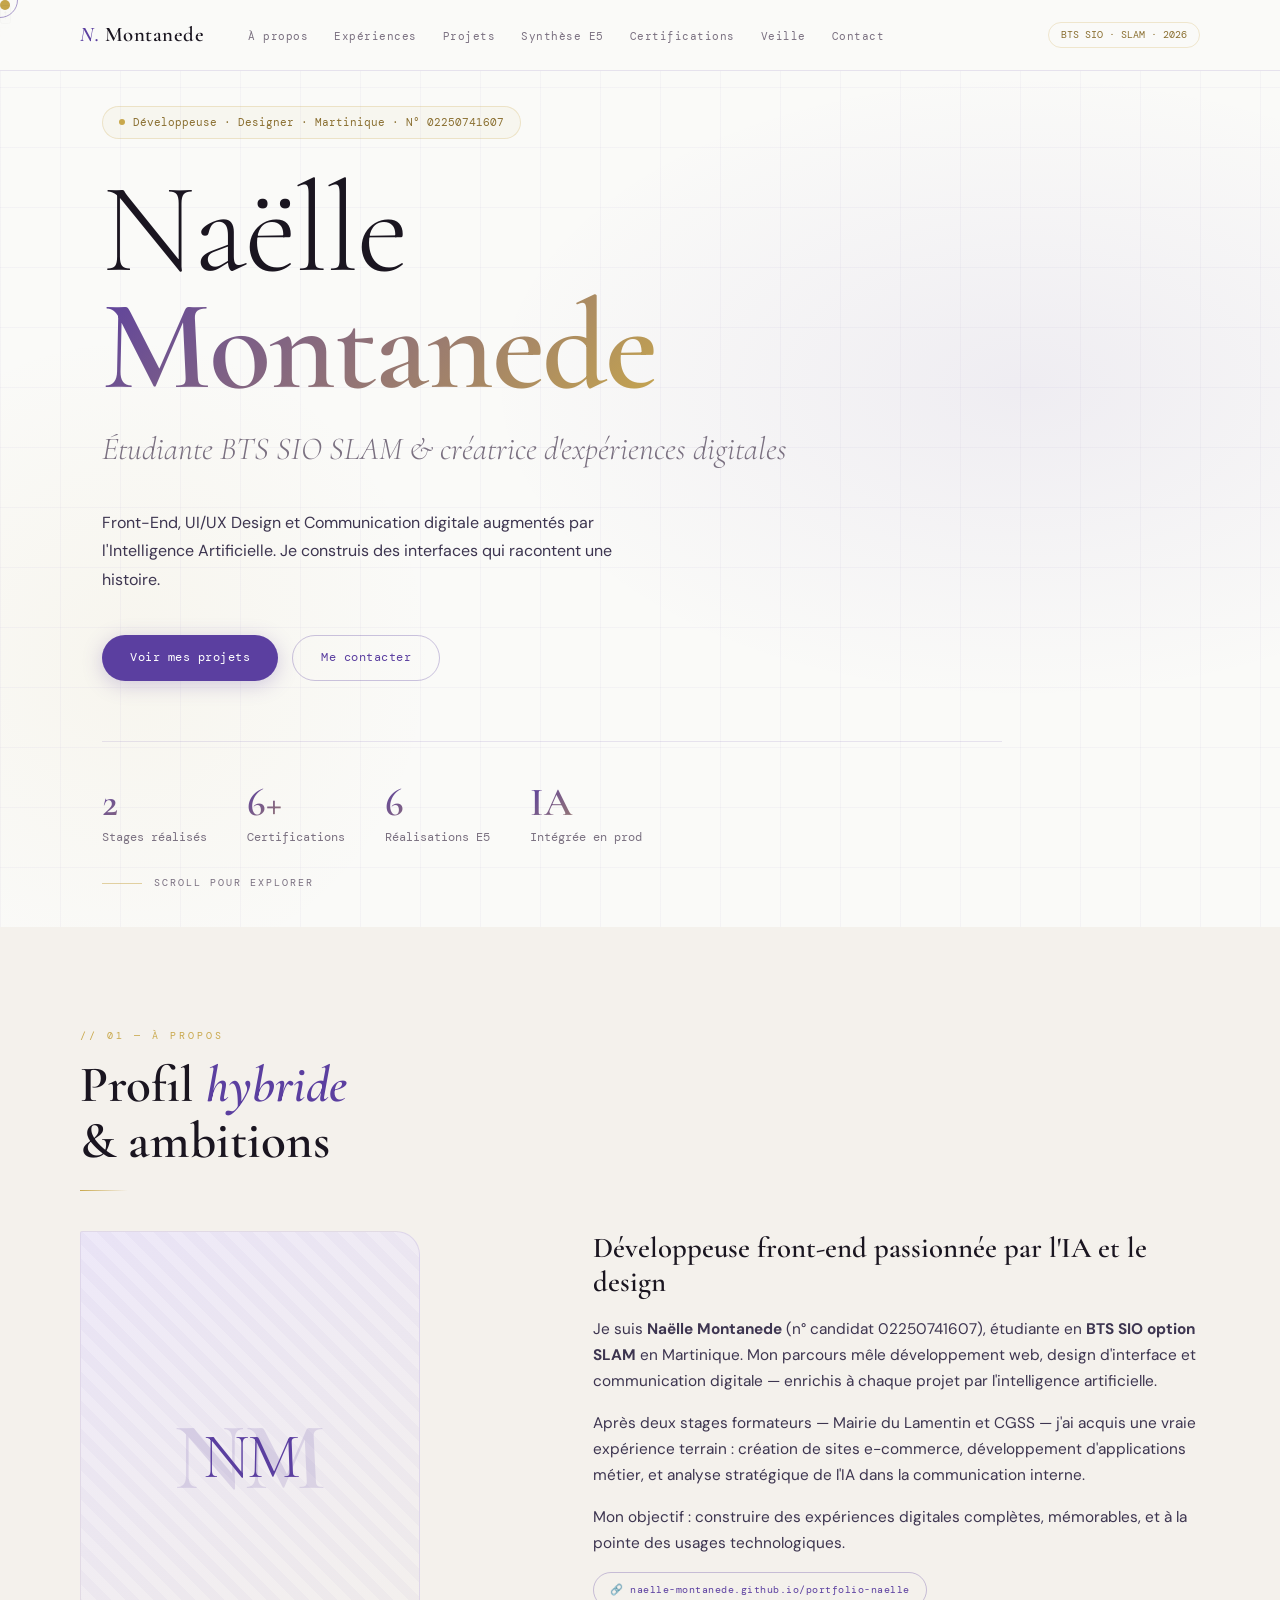
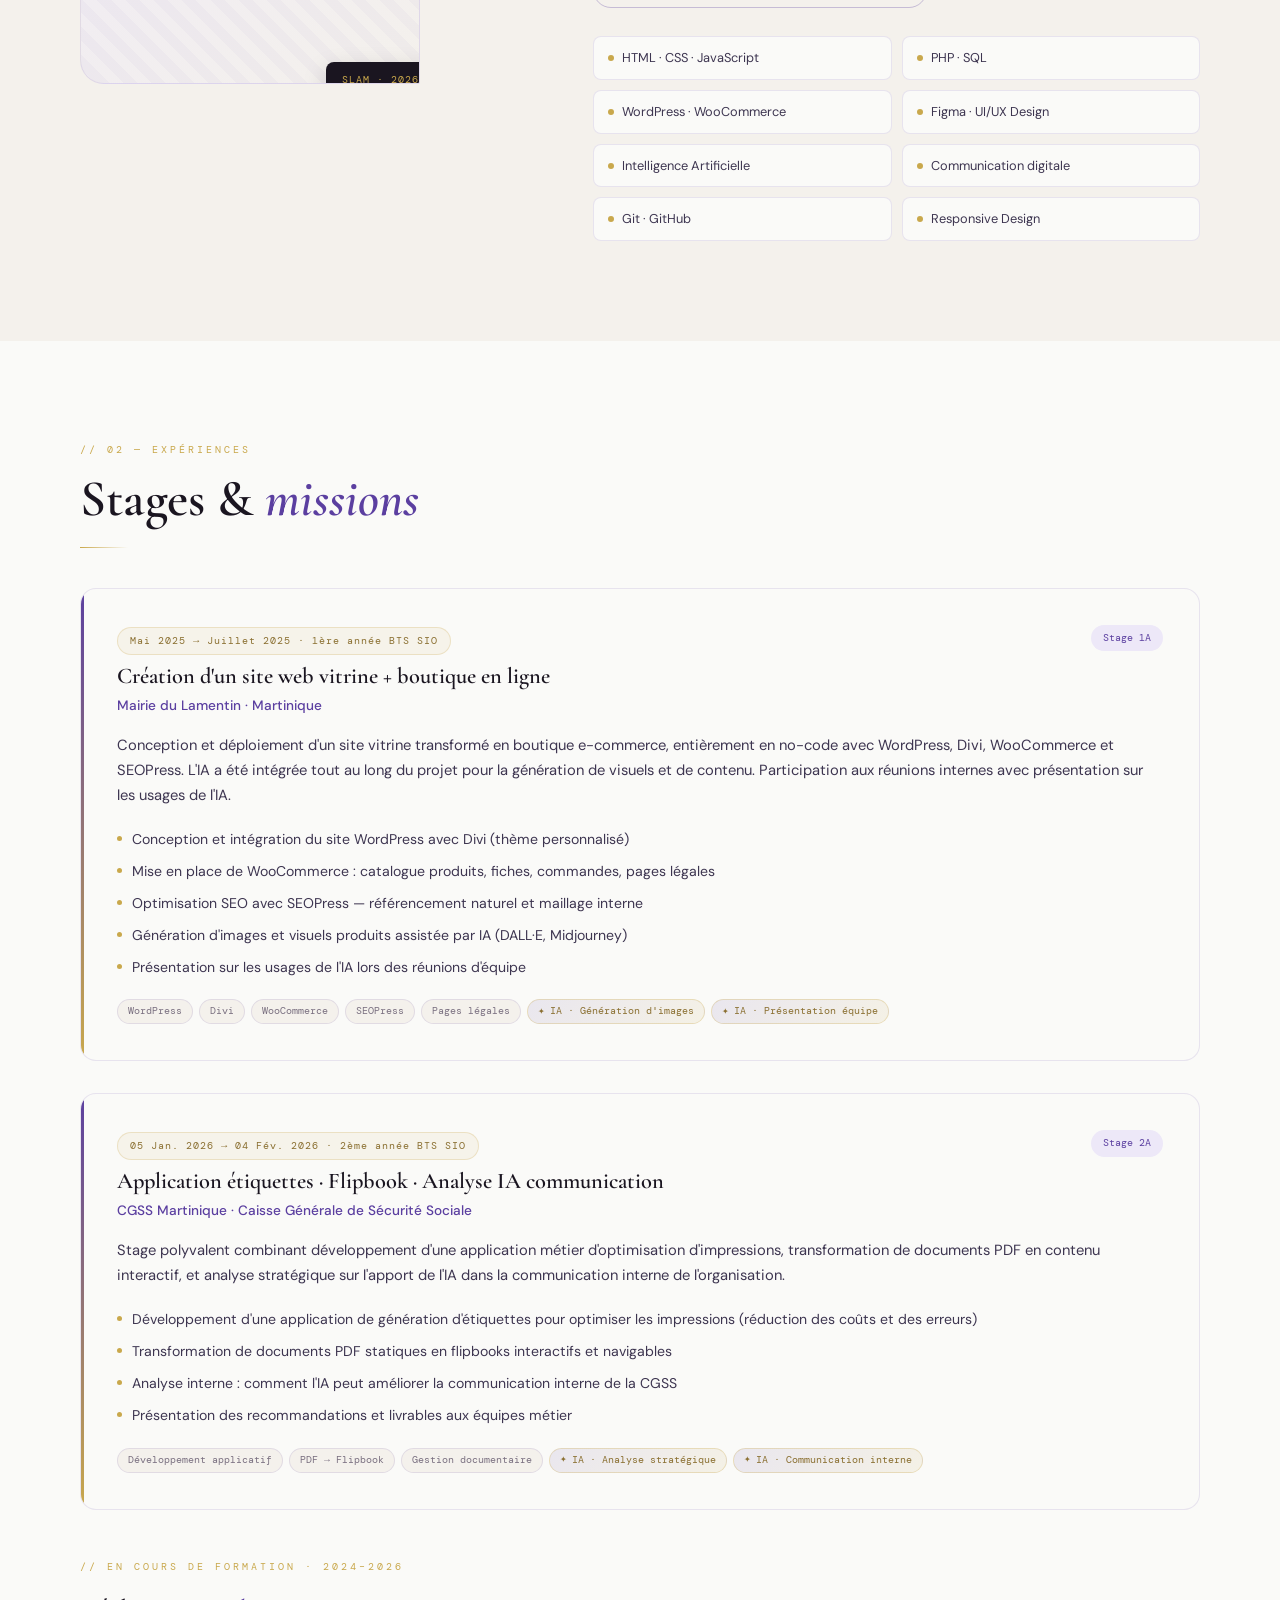
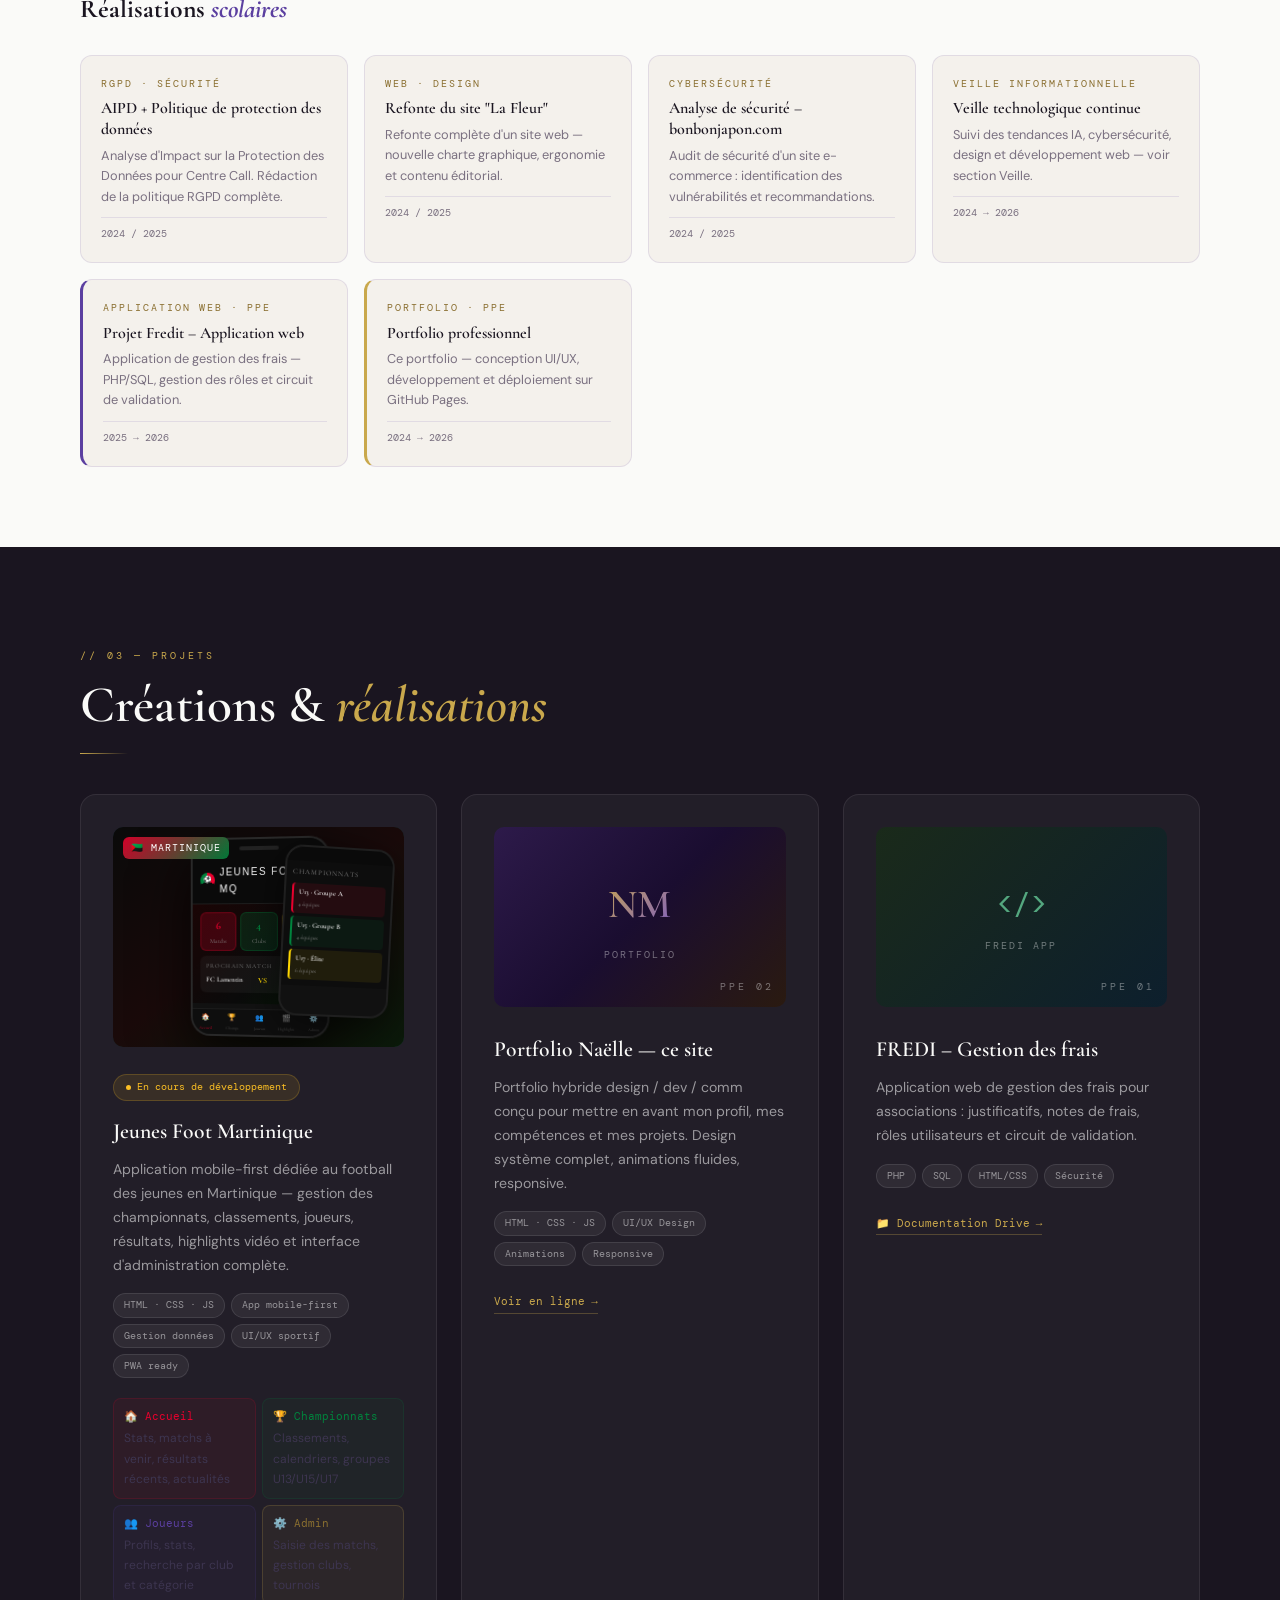
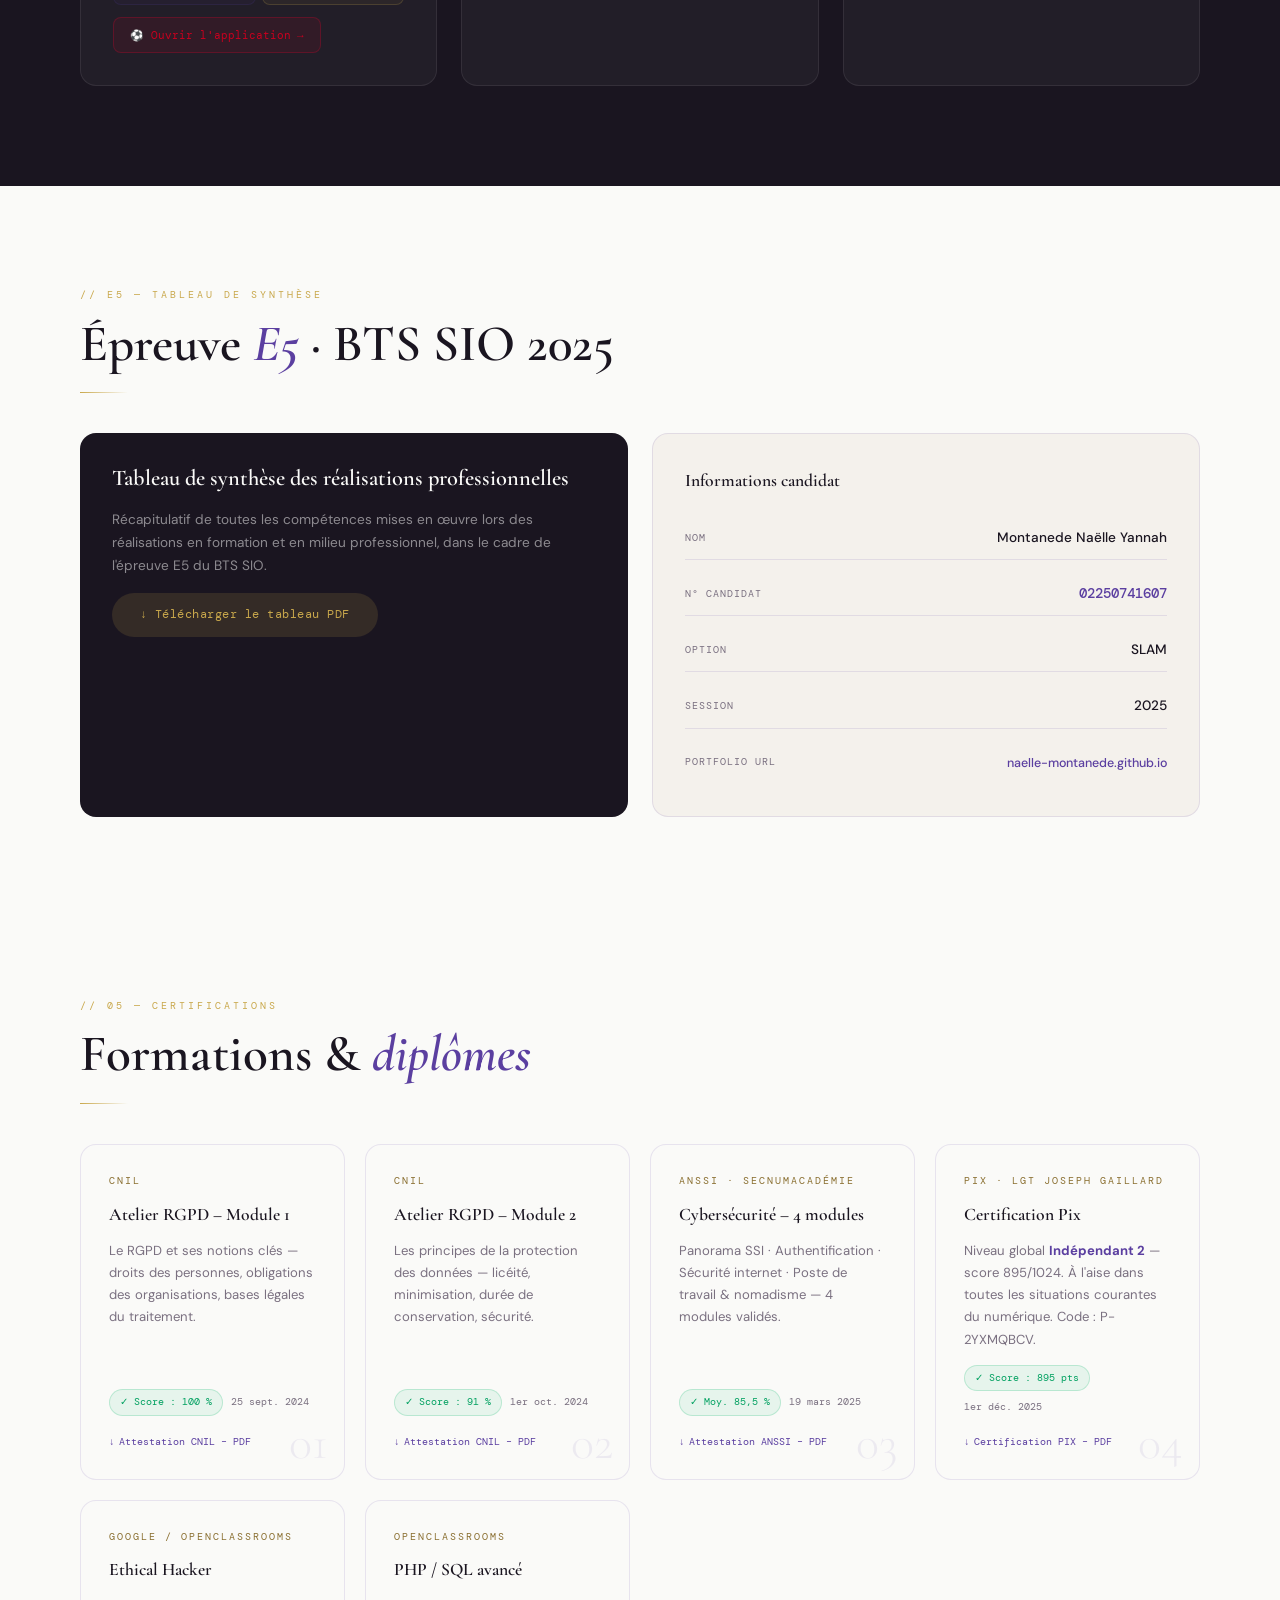
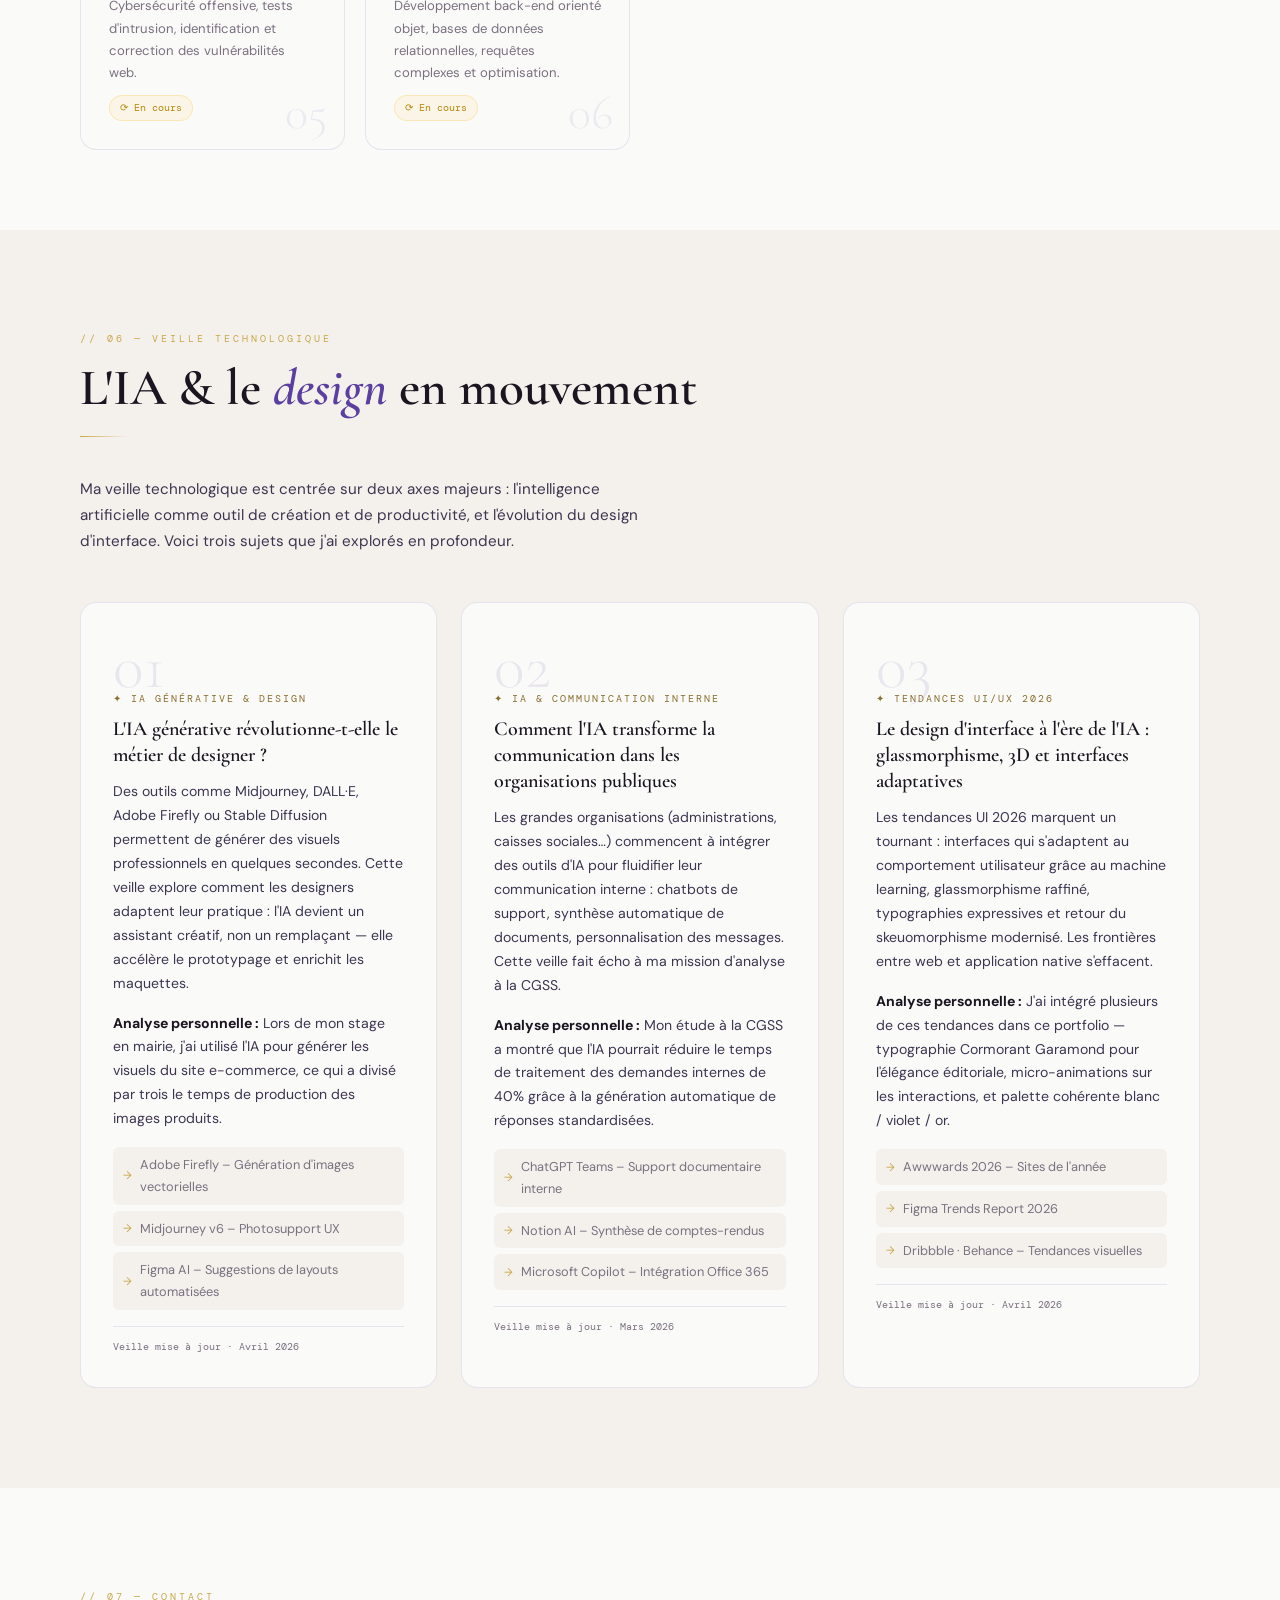
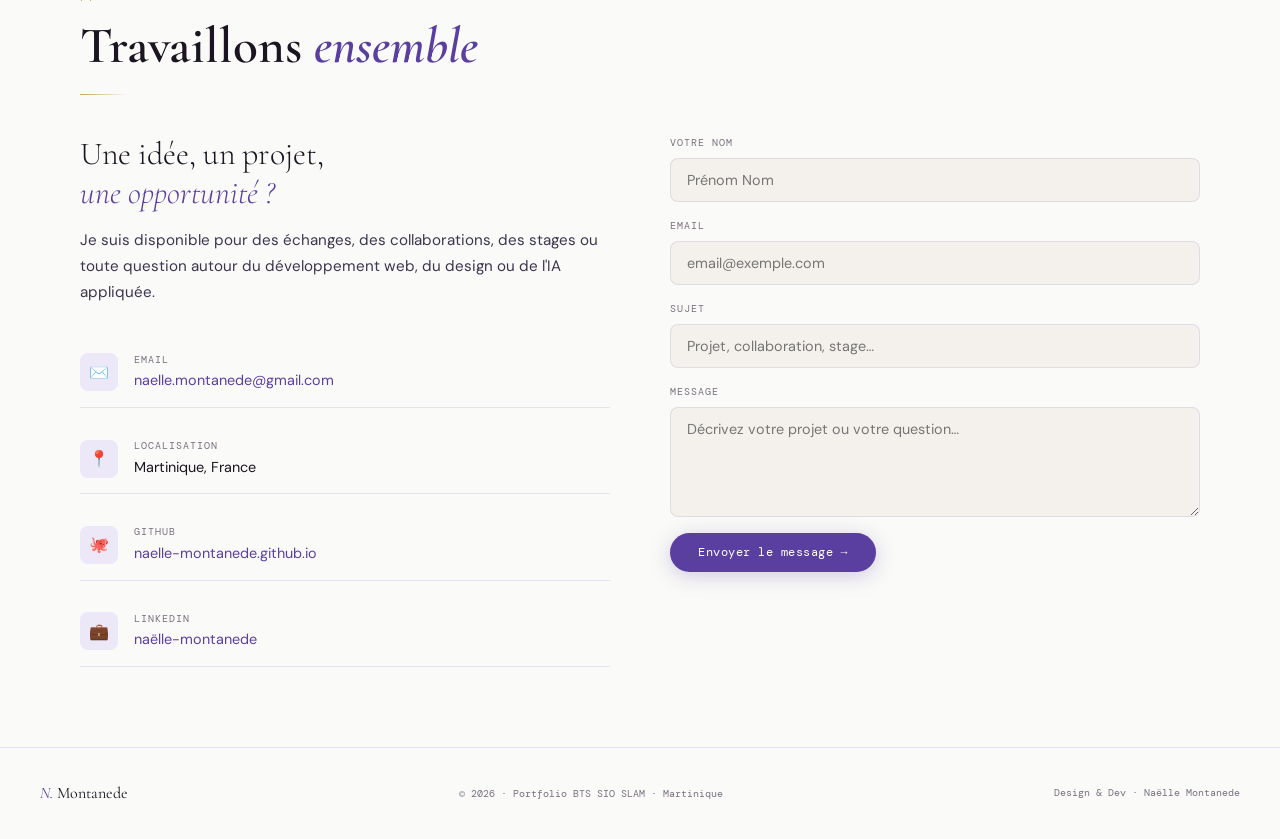
<file: portfolio_naelle.html>
<!DOCTYPE html>
<html lang="fr">
<head>
<meta charset="UTF-8"/>
<title>Naëlle Montanede – Portfolio BTS SIO SLAM | N° 02250741607</title>
<meta name="viewport" content="width=device-width,initial-scale=1.0"/>
<meta name="description" content="Portfolio professionnel de Naëlle Yannah Montanede, étudiante BTS SIO option SLAM en Martinique. Développeuse front-end, UI/UX design, communication digitale et IA. N° candidat 02250741607."/>
<meta name="author" content="Naëlle Montanede"/>
<meta name="keywords" content="BTS SIO, SLAM, portfolio, développeuse, Martinique, front-end, UI/UX, WordPress, IA, intelligence artificielle"/>
<meta property="og:title" content="Naëlle Montanede – Portfolio BTS SIO SLAM"/>
<meta property="og:description" content="Portfolio professionnel · Développeuse front-end · UI/UX Design · IA · Martinique"/>
<meta property="og:url" content="https://naelle-montanede.github.io/portfolio-naelle/"/>
<meta property="og:type" content="website"/>
<link rel="preconnect" href="https://fonts.googleapis.com"/>
<link href="https://fonts.googleapis.com/css2?family=Cormorant+Garamond:ital,wght@0,300;0,400;0,600;1,300;1,400&family=DM+Sans:wght@300;400;500&family=DM+Mono:wght@400;500&display=swap" rel="stylesheet"/>
<style>
:root{
  --white:#fafaf8;
  --off:#f4f1ec;
  --gold:#c9a84c;
  --gold-light:#e8d5a0;
  --gold-dim:#8a6f30;
  --violet:#5b3fa0;
  --violet-light:#7c5cc7;
  --violet-pale:#ede8f8;
  --ink:#1a1520;
  --ink2:#3d3550;
  --muted:#7a7080;
  --border:rgba(90,63,160,0.12);
  --border-g:rgba(201,168,76,0.25);
  --ff-display:'Cormorant Garamond',serif;
  --ff-body:'DM Sans',sans-serif;
  --ff-mono:'DM Mono',monospace;
}
*,*::before,*::after{box-sizing:border-box;margin:0;padding:0}
html{scroll-behavior:smooth;scroll-padding-top:72px}
body{
  background:var(--white);
  color:var(--ink);
  font-family:var(--ff-body);
  font-size:16px;
  line-height:1.7;
  overflow-x:hidden;
}

/* CURSOR */
.cursor{
  width:10px;height:10px;
  background:var(--gold);
  border-radius:50%;
  position:fixed;top:0;left:0;
  pointer-events:none;z-index:9999;
  transition:transform 0.15s ease,opacity 0.2s;
  mix-blend-mode:multiply;
}
.cursor-ring{
  width:36px;height:36px;
  border:1px solid var(--violet);
  border-radius:50%;
  position:fixed;top:0;left:0;
  pointer-events:none;z-index:9998;
  transition:transform 0.35s ease,width 0.3s,height 0.3s,opacity 0.2s;
  opacity:0.5;
}

/* PROGRESS */
#prog{
  position:fixed;top:0;left:0;height:2px;width:0%;
  background:linear-gradient(90deg,var(--violet),var(--gold));
  z-index:9997;transition:width 0.1s;
}

/* NAV */
header{
  position:fixed;top:0;left:0;width:100%;
  z-index:1000;
  background:rgba(250,250,248,0.92);
  backdrop-filter:blur(18px);
  border-bottom:1px solid var(--border);
}
.nav-inner{
  max-width:1200px;margin:0 auto;
  padding:0 40px;height:70px;
  display:flex;align-items:center;gap:32px;
}
.logo{
  font-family:var(--ff-display);
  font-size:1.3rem;font-weight:600;
  color:var(--ink);text-decoration:none;
  letter-spacing:0.5px;white-space:nowrap;
}
.logo em{color:var(--violet);font-style:italic;}
nav.main-nav{flex:1;}
.nav-links{
  list-style:none;display:flex;gap:2px;flex-wrap:wrap;
}
.nav-links a{
  text-decoration:none;
  font-family:var(--ff-mono);font-size:0.68rem;
  letter-spacing:0.5px;
  color:var(--muted);
  padding:6px 12px;border-radius:100px;
  transition:all 0.2s;
}
.nav-links a:hover,.nav-links a.active{
  color:var(--violet);
  background:var(--violet-pale);
}
.nav-badge{
  font-family:var(--ff-mono);font-size:0.62rem;
  color:var(--gold-dim);
  border:1px solid var(--border-g);
  padding:4px 12px;border-radius:100px;
  white-space:nowrap;
}
/* Hamburger */
.ham{
  display:none;flex-direction:column;gap:5px;
  background:none;border:none;cursor:pointer;padding:6px;
}
.ham span{display:block;width:20px;height:1.5px;background:var(--ink);transition:all 0.3s;}
.ham.open span:nth-child(1){transform:rotate(45deg) translate(4.5px,4.5px);}
.ham.open span:nth-child(2){opacity:0;}
.ham.open span:nth-child(3){transform:rotate(-45deg) translate(4.5px,-4.5px);}
.mobile-menu{
  display:none;position:fixed;top:70px;left:0;right:0;
  background:rgba(250,250,248,0.98);backdrop-filter:blur(20px);
  border-bottom:1px solid var(--border);
  padding:20px 40px;flex-direction:column;gap:4px;z-index:999;
}
.mobile-menu.open{display:flex;}
.mobile-menu a{
  text-decoration:none;font-family:var(--ff-mono);font-size:0.78rem;
  color:var(--muted);padding:10px 0;
  border-bottom:1px solid var(--border);
  transition:color 0.2s;
}
.mobile-menu a:hover{color:var(--violet);}

/* SECTIONS */
section{
  max-width:1200px;margin:0 auto;
  padding:100px 40px 80px;
}
.reveal{
  opacity:0;transform:translateY(28px);
  transition:opacity 0.75s ease,transform 0.75s ease;
}
.reveal.in{opacity:1;transform:none;}

/* LABELS */
.eyebrow{
  font-family:var(--ff-mono);font-size:0.65rem;
  letter-spacing:3px;text-transform:uppercase;
  color:var(--gold);display:block;margin-bottom:12px;
}
h2.sec-h{
  font-family:var(--ff-display);
  font-size:clamp(2rem,5vw,3.2rem);
  font-weight:600;color:var(--ink);
  line-height:1.1;margin-bottom:8px;
}
h2.sec-h em{color:var(--violet);font-style:italic;}
.rule{
  width:48px;height:1px;
  background:linear-gradient(90deg,var(--gold),transparent);
  margin:20px 0 40px;
}

/* ===================== HERO ===================== */
#hero{
  min-height:100vh;
  display:flex;flex-direction:column;
  justify-content:center;
  max-width:100%;
  padding:0 8vw;
  position:relative;overflow:hidden;
}
.hero-bg{
  position:absolute;inset:0;pointer-events:none;z-index:0;
  background:
    radial-gradient(ellipse 60% 50% at 80% 40%, rgba(91,63,160,0.07) 0%, transparent 70%),
    radial-gradient(ellipse 40% 60% at 10% 70%, rgba(201,168,76,0.06) 0%, transparent 60%);
}
.hero-grid-lines{
  position:absolute;inset:0;pointer-events:none;z-index:0;
  background-image:
    linear-gradient(rgba(91,63,160,0.04) 1px,transparent 1px),
    linear-gradient(90deg,rgba(91,63,160,0.04) 1px,transparent 1px);
  background-size:60px 60px;
}
.hero-content{position:relative;z-index:1;max-width:900px;}
.hero-tag{
  display:inline-flex;align-items:center;gap:8px;
  font-family:var(--ff-mono);font-size:0.7rem;
  color:var(--gold-dim);
  border:1px solid var(--border-g);
  background:rgba(201,168,76,0.05);
  padding:6px 16px;border-radius:100px;
  margin-bottom:32px;
  animation:fadeUp 0.8s 0.1s both;
}
.hero-tag::before{content:'';width:6px;height:6px;background:var(--gold);border-radius:50%;}
h1.hero-name{
  font-family:var(--ff-display);
  font-size:clamp(3.5rem,10vw,8rem);
  font-weight:300;line-height:0.92;
  letter-spacing:-2px;color:var(--ink);
  margin-bottom:4px;
  animation:fadeUp 0.9s 0.2s both;
}
h1.hero-name strong{
  font-weight:600;
  background:linear-gradient(135deg,var(--violet) 0%,var(--gold) 100%);
  -webkit-background-clip:text;-webkit-text-fill-color:transparent;background-clip:text;
}
.hero-role{
  font-family:var(--ff-display);font-style:italic;
  font-size:clamp(1.2rem,3vw,2rem);
  color:var(--muted);font-weight:300;
  margin:16px 0 32px;
  animation:fadeUp 0.9s 0.3s both;
}
.hero-desc{
  max-width:540px;
  font-size:1rem;color:var(--ink2);
  margin-bottom:40px;line-height:1.8;
  animation:fadeUp 0.9s 0.4s both;
}
.hero-actions{
  display:flex;gap:14px;flex-wrap:wrap;
  animation:fadeUp 0.9s 0.5s both;
}
.btn{
  display:inline-flex;align-items:center;gap:8px;
  padding:12px 28px;border-radius:100px;
  font-family:var(--ff-mono);font-size:0.72rem;
  letter-spacing:0.5px;text-decoration:none;
  cursor:pointer;border:none;transition:all 0.25s;
}
.btn-primary{
  background:var(--violet);color:#fff;
  box-shadow:0 4px 20px rgba(91,63,160,0.25);
}
.btn-primary:hover{background:var(--violet-light);transform:translateY(-2px);box-shadow:0 8px 30px rgba(91,63,160,0.35);}
.btn-outline{
  background:transparent;color:var(--violet);
  border:1px solid rgba(91,63,160,0.3);
}
.btn-outline:hover{background:var(--violet-pale);border-color:var(--violet);transform:translateY(-2px);}
.hero-stats{
  display:flex;gap:40px;margin-top:60px;
  padding-top:40px;border-top:1px solid var(--border);
  animation:fadeUp 0.9s 0.6s both;
}
.stat-item{}
.stat-num{
  font-family:var(--ff-display);font-size:2.5rem;font-weight:600;
  background:linear-gradient(135deg,var(--violet),var(--gold));
  -webkit-background-clip:text;-webkit-text-fill-color:transparent;background-clip:text;
  line-height:1;display:block;
}
.stat-label{font-size:0.78rem;color:var(--muted);margin-top:4px;font-family:var(--ff-mono);}
.hero-scroll-hint{
  position:absolute;bottom:36px;left:8vw;
  display:flex;align-items:center;gap:12px;
  font-family:var(--ff-mono);font-size:0.6rem;
  letter-spacing:2px;text-transform:uppercase;color:var(--muted);
  animation:fadeUp 1s 0.8s both;
}
.scroll-line{width:40px;height:1px;background:var(--gold);opacity:0.5;}

@keyframes fadeUp{from{opacity:0;transform:translateY(20px)}to{opacity:1;transform:none}}

/* AI PARTICLES */
#particles{position:absolute;inset:0;pointer-events:none;z-index:0;overflow:hidden;}
.particle{
  position:absolute;border-radius:50%;
  animation:float linear infinite;
  opacity:0;
}
@keyframes float{
  0%{transform:translateY(100vh) rotate(0deg);opacity:0}
  10%{opacity:1}
  90%{opacity:0.4}
  100%{transform:translateY(-10vh) rotate(360deg);opacity:0}
}

/* ===================== ABOUT ===================== */
#about{background:var(--off);max-width:100%;padding:100px 0;}
#about .inner{max-width:1200px;margin:0 auto;padding:0 40px;}
.about-grid{display:grid;grid-template-columns:1fr 1.4fr;gap:80px;align-items:start;}
.about-visual{position:relative;}
.about-photo-frame{
  width:100%;aspect-ratio:3/4;max-width:340px;
  background:linear-gradient(145deg,var(--violet-pale) 0%,var(--off) 100%);
  border-radius:2px 24px 2px 24px;
  border:1px solid var(--border);
  display:flex;flex-direction:column;
  align-items:center;justify-content:center;
  position:relative;overflow:hidden;
}
.about-photo-frame::before{
  content:'';position:absolute;inset:0;
  background:
    repeating-linear-gradient(45deg,transparent,transparent 10px,rgba(91,63,160,0.03) 10px,rgba(91,63,160,0.03) 20px);
}
.about-initials{
  font-family:var(--ff-display);font-size:6rem;font-weight:600;
  color:var(--violet);opacity:0.15;position:absolute;
}
.about-monogram{
  font-family:var(--ff-display);font-size:4rem;font-weight:300;
  color:var(--violet);z-index:1;letter-spacing:-2px;
}
.about-badge{
  position:absolute;bottom:-16px;right:-16px;
  background:var(--ink);color:var(--gold);
  font-family:var(--ff-mono);font-size:0.62rem;letter-spacing:1px;
  padding:10px 16px;border-radius:8px;
  box-shadow:0 8px 24px rgba(0,0,0,0.15);
}
.about-text h3{
  font-family:var(--ff-display);font-size:1.8rem;font-weight:600;
  color:var(--ink);margin-bottom:16px;line-height:1.2;
}
.about-text p{color:var(--ink2);margin-bottom:16px;font-size:0.96rem;}
.skills-grid{
  display:grid;grid-template-columns:1fr 1fr;gap:10px;
  margin-top:28px;
}
.skill-pill{
  display:flex;align-items:center;gap:8px;
  padding:10px 14px;
  background:var(--white);border:1px solid var(--border);
  border-radius:8px;
  font-size:0.8rem;color:var(--ink2);
  transition:all 0.2s;
}
.skill-pill:hover{border-color:var(--violet);color:var(--violet);background:var(--violet-pale);}
.skill-pill::before{content:'';width:6px;height:6px;background:var(--gold);border-radius:50%;flex-shrink:0;}

/* ===================== EXPERIENCES ===================== */
.exp-stack{display:flex;flex-direction:column;gap:32px;}
.exp-card{
  background:var(--white);
  border:1px solid var(--border);
  border-radius:16px;padding:36px;
  position:relative;overflow:hidden;
  transition:all 0.3s;
}
.exp-card::before{
  content:'';position:absolute;
  left:0;top:0;bottom:0;width:3px;
  background:linear-gradient(to bottom,var(--violet),var(--gold));
}
.exp-card:hover{
  border-color:rgba(91,63,160,0.25);
  box-shadow:0 12px 40px rgba(91,63,160,0.08);
  transform:translateX(4px);
}
.exp-header{display:flex;justify-content:space-between;align-items:flex-start;margin-bottom:16px;flex-wrap:wrap;gap:12px;}
.exp-meta{}
.exp-period{
  font-family:var(--ff-mono);font-size:0.65rem;
  color:var(--gold-dim);letter-spacing:1px;
  background:rgba(201,168,76,0.08);border:1px solid var(--border-g);
  padding:4px 12px;border-radius:100px;display:inline-block;margin-bottom:8px;
}
.exp-card h3{font-family:var(--ff-display);font-size:1.4rem;font-weight:600;color:var(--ink);line-height:1.2;}
.exp-card .company{font-size:0.85rem;color:var(--violet);margin-top:4px;font-weight:500;}
.exp-badge{
  font-family:var(--ff-mono);font-size:0.6rem;
  padding:5px 12px;border-radius:100px;
  background:var(--violet-pale);color:var(--violet);
  white-space:nowrap;align-self:flex-start;
}
.exp-desc{color:var(--ink2);font-size:0.92rem;margin-bottom:20px;}
.mission-list{list-style:none;display:flex;flex-direction:column;gap:8px;}
.mission-list li{
  display:flex;align-items:flex-start;gap:10px;
  font-size:0.88rem;color:var(--ink2);
}
.mission-list li::before{
  content:'';width:5px;height:5px;
  background:var(--gold);border-radius:50%;
  flex-shrink:0;margin-top:8px;
}
.exp-tags{display:flex;flex-wrap:wrap;gap:6px;margin-top:20px;}
.etag{
  font-family:var(--ff-mono);font-size:0.62rem;
  padding:3px 10px;border-radius:100px;
  background:var(--off);border:1px solid var(--border);
  color:var(--muted);
}
.ai-badge{
  display:inline-flex;align-items:center;gap:5px;
  font-family:var(--ff-mono);font-size:0.62rem;
  background:linear-gradient(135deg,rgba(91,63,160,0.1),rgba(201,168,76,0.1));
  border:1px solid rgba(201,168,76,0.3);
  color:var(--gold-dim);padding:3px 10px;border-radius:100px;
}
.ai-badge::before{content:'✦';font-size:8px;}

/* ===================== PROJECTS ===================== */
#projets{background:var(--ink);max-width:100%;padding:100px 0;}
#projets .inner{max-width:1200px;margin:0 auto;padding:0 40px;}
#projets .eyebrow{color:var(--gold);}
#projets h2.sec-h{color:var(--white);}
#projets h2.sec-h em{color:var(--gold);}
.proj-grid{display:grid;grid-template-columns:repeat(auto-fit,minmax(320px,1fr));gap:24px;margin-top:40px;}
.proj-card{
  background:rgba(255,255,255,0.04);
  border:1px solid rgba(255,255,255,0.08);
  border-radius:16px;padding:32px;
  transition:all 0.3s;position:relative;overflow:hidden;
}
.proj-card::after{
  content:'';position:absolute;
  top:0;left:0;right:0;height:1px;
  background:linear-gradient(90deg,transparent,var(--gold),transparent);
  opacity:0;transition:opacity 0.3s;
}
.proj-card:hover::after{opacity:1;}
.proj-card:hover{
  background:rgba(255,255,255,0.07);
  border-color:rgba(201,168,76,0.2);
  transform:translateY(-6px);
  box-shadow:0 20px 50px rgba(0,0,0,0.3);
}
.proj-visual{
  width:100%;height:180px;border-radius:10px;
  margin-bottom:24px;
  display:flex;align-items:center;justify-content:center;
  font-family:var(--ff-display);font-size:3rem;
  position:relative;overflow:hidden;
}
.proj-visual-foot{
  background:linear-gradient(135deg,#1a2a3a 0%,#0f3d2e 100%);
  color:#4ade80;
}
.proj-visual-inner{
  position:absolute;inset:0;
  display:flex;align-items:center;justify-content:center;
  flex-direction:column;gap:8px;
}
.proj-visual-label{
  font-family:var(--ff-mono);font-size:0.6rem;
  letter-spacing:3px;text-transform:uppercase;
  color:rgba(255,255,255,0.4);
  position:absolute;bottom:12px;right:12px;
}
.proj-status{
  display:inline-flex;align-items:center;gap:6px;
  font-family:var(--ff-mono);font-size:0.62rem;
  padding:4px 12px;border-radius:100px;margin-bottom:12px;
}
.proj-status.wip{background:rgba(251,191,36,0.1);color:#fbbf24;border:1px solid rgba(251,191,36,0.2);}
.proj-status.wip::before{content:'';width:5px;height:5px;background:#fbbf24;border-radius:50%;animation:pulse 1.5s infinite;}
.proj-card h3{font-family:var(--ff-display);font-size:1.35rem;font-weight:600;color:var(--white);margin-bottom:8px;}
.proj-card p{font-size:0.88rem;color:rgba(255,255,255,0.55);margin-bottom:16px;line-height:1.7;}
.proj-techs{display:flex;flex-wrap:wrap;gap:6px;margin-bottom:20px;}
.ptech{
  font-family:var(--ff-mono);font-size:0.6rem;
  padding:3px 10px;border-radius:100px;
  background:rgba(255,255,255,0.06);
  border:1px solid rgba(255,255,255,0.1);
  color:rgba(255,255,255,0.5);
}
.proj-link{
  display:inline-flex;align-items:center;gap:6px;
  font-family:var(--ff-mono);font-size:0.68rem;
  color:var(--gold);text-decoration:none;
  border-bottom:1px solid rgba(201,168,76,0.3);
  padding-bottom:2px;transition:all 0.2s;
}
.proj-link:hover{color:var(--gold-light);border-color:var(--gold-light);}
.proj-link::after{content:'→';}

/* ===================== CERTIFICATIONS ===================== */
.cert-grid{display:grid;grid-template-columns:repeat(auto-fit,minmax(240px,1fr));gap:20px;margin-top:40px;}
.cert-card{
  background:var(--white);border:1px solid var(--border);
  border-radius:16px;padding:28px;
  transition:all 0.3s;position:relative;
  display:flex;flex-direction:column;gap:10px;
}
.cert-card:hover{
  border-color:rgba(201,168,76,0.4);
  box-shadow:0 8px 30px rgba(201,168,76,0.08);
  transform:translateY(-4px);
}
.cert-org{
  font-family:var(--ff-mono);font-size:0.62rem;
  letter-spacing:2px;text-transform:uppercase;color:var(--gold-dim);
}
.cert-card h3{font-family:var(--ff-display);font-size:1.1rem;font-weight:600;color:var(--ink);}
.cert-card p{font-size:0.82rem;color:var(--muted);flex:1;}
.cert-status{
  display:inline-flex;align-items:center;gap:6px;
  font-family:var(--ff-mono);font-size:0.6rem;
  padding:4px 10px;border-radius:100px;align-self:flex-start;
}
.cert-done{background:rgba(0,180,100,0.08);color:#00a060;border:1px solid rgba(0,180,100,0.2);}
.cert-done::before{content:'✓ ';}
.cert-num{
  font-family:var(--ff-display);font-size:3rem;font-weight:300;
  color:var(--violet);opacity:0.08;
  position:absolute;bottom:12px;right:16px;line-height:1;
}
.cert-pdf-link{
  display:inline-flex;align-items:center;gap:4px;
  font-family:var(--ff-mono);font-size:0.62rem;
  color:var(--violet);text-decoration:none;
  transition:color 0.2s;margin-top:4px;
}
.cert-pdf-link:hover{color:var(--violet-light);}
.cert-pdf-link::before{content:'↓ ';}

/* ===================== VEILLE ===================== */
#veille{background:var(--off);max-width:100%;padding:100px 0;}
#veille .inner{max-width:1200px;margin:0 auto;padding:0 40px;}
.veille-intro{max-width:580px;color:var(--ink2);margin-bottom:48px;font-size:0.95rem;}
.veille-grid{display:grid;grid-template-columns:repeat(auto-fit,minmax(300px,1fr));gap:24px;}
.veille-card{
  background:var(--white);border:1px solid var(--border);
  border-radius:16px;padding:32px;
  transition:all 0.3s;
}
.veille-card:hover{
  border-color:rgba(91,63,160,0.2);
  box-shadow:0 8px 30px rgba(91,63,160,0.06);
  transform:translateY(-4px);
}
.veille-num{
  font-family:var(--ff-display);font-size:4rem;font-weight:300;
  color:var(--violet);opacity:0.1;line-height:1;margin-bottom:-8px;
}
.veille-cat{
  font-family:var(--ff-mono);font-size:0.62rem;
  letter-spacing:2px;text-transform:uppercase;
  color:var(--gold-dim);margin-bottom:8px;display:block;
}
.veille-card h3{
  font-family:var(--ff-display);font-size:1.25rem;font-weight:600;
  color:var(--ink);margin-bottom:12px;line-height:1.3;
}
.veille-card p{font-size:0.88rem;color:var(--ink2);margin-bottom:16px;line-height:1.7;}
.veille-sources{display:flex;flex-direction:column;gap:6px;}
.vsource{
  display:flex;align-items:center;gap:8px;
  font-size:0.8rem;color:var(--muted);
  padding:7px 10px;
  background:var(--off);border-radius:6px;
}
.vsource::before{content:'→';color:var(--gold);font-size:0.7rem;}
.veille-date{
  font-family:var(--ff-mono);font-size:0.6rem;
  color:var(--muted);margin-top:16px;display:block;
  border-top:1px solid var(--border);padding-top:12px;
}

/* ===================== CONTACT ===================== */
.contact-wrap{
  display:grid;grid-template-columns:1fr 1fr;gap:60px;align-items:start;
}
.contact-intro{}
.contact-intro h3{
  font-family:var(--ff-display);font-size:2rem;font-weight:300;
  color:var(--ink);margin-bottom:16px;line-height:1.2;
}
.contact-intro h3 em{color:var(--violet);font-style:italic;}
.contact-intro p{color:var(--ink2);font-size:0.95rem;margin-bottom:32px;}
.contact-rows{display:flex;flex-direction:column;gap:16px;}
.c-row{
  display:flex;align-items:center;gap:16px;
  padding:14px 0;border-bottom:1px solid var(--border);
}
.c-icon{
  width:38px;height:38px;border-radius:8px;
  background:var(--violet-pale);
  display:flex;align-items:center;justify-content:center;
  font-size:16px;flex-shrink:0;
}
.c-label{font-family:var(--ff-mono);font-size:0.62rem;letter-spacing:1px;text-transform:uppercase;color:var(--muted);}
.c-val{font-size:0.9rem;color:var(--ink);}
.c-val a{color:var(--violet);text-decoration:none;}
.c-val a:hover{text-decoration:underline;}
/* Form */
.contact-form{display:flex;flex-direction:column;gap:16px;}
.fgroup{display:flex;flex-direction:column;gap:6px;}
.fgroup label{font-family:var(--ff-mono);font-size:0.62rem;letter-spacing:1px;text-transform:uppercase;color:var(--muted);}
.fgroup input,.fgroup textarea{
  background:var(--off);border:1px solid var(--border);
  border-radius:8px;padding:12px 16px;
  font-family:var(--ff-body);font-size:0.9rem;
  color:var(--ink);outline:none;
  transition:border-color 0.2s,box-shadow 0.2s;
}
.fgroup input:focus,.fgroup textarea:focus{
  border-color:var(--violet);
  box-shadow:0 0 0 3px rgba(91,63,160,0.08);
}
.fgroup textarea{resize:vertical;min-height:110px;}
.form-msg{
  font-family:var(--ff-mono);font-size:0.72rem;
  padding:10px 14px;border-radius:8px;display:none;margin-top:4px;
}
.form-msg.ok{background:rgba(0,180,100,0.07);color:#00a060;border:1px solid rgba(0,180,100,0.2);display:block;}
.form-msg.err{background:rgba(200,50,50,0.07);color:#c83232;border:1px solid rgba(200,50,50,0.2);display:block;}

/* FOOTER */
footer{
  border-top:1px solid var(--border);
  padding:32px 40px;
  display:flex;justify-content:space-between;align-items:center;
  font-family:var(--ff-mono);font-size:0.65rem;
  color:var(--muted);flex-wrap:wrap;gap:12px;
}
footer .f-logo{font-family:var(--ff-display);font-size:1rem;color:var(--ink);}
footer .f-logo em{color:var(--violet);font-style:italic;}

/* RÉALISATIONS FORMATION */
.form-real-card{
  background:var(--off);border:1px solid var(--border);
  border-radius:12px;padding:20px;
  transition:border-color 0.25s,transform 0.25s;
}
.form-real-card:hover{border-color:rgba(91,63,160,0.3);transform:translateY(-3px);}
.form-real-cat{
  font-family:var(--ff-mono);font-size:0.6rem;
  color:var(--gold-dim);letter-spacing:2px;text-transform:uppercase;
  display:block;margin-bottom:6px;
}
.form-real-h{
  font-family:var(--ff-display);font-size:1rem;font-weight:600;
  color:var(--ink);margin-bottom:6px;line-height:1.3;
}
.form-real-p{font-size:0.8rem;color:var(--muted);line-height:1.6;}
.form-real-date{
  font-family:var(--ff-mono);font-size:0.6rem;color:var(--muted);
  margin-top:10px;display:block;
  border-top:1px solid var(--border);padding-top:8px;
}
/* SYNTHESE */
.synthese-wrap{
  display:grid;grid-template-columns:1fr 1fr;gap:24px;margin-top:8px;
}
.synth-card-main{
  background:var(--ink);border-radius:16px;padding:32px;
  display:flex;flex-direction:column;gap:16px;
  transition:transform 0.3s;
}
.synth-card-main:hover{transform:translateY(-4px);}
.synth-card-main h3{
  font-family:var(--ff-display);font-size:1.4rem;font-weight:600;
  color:var(--white);line-height:1.2;
}
.synth-card-main p{font-size:0.85rem;color:rgba(255,255,255,0.5);}
.synth-card-info{
  background:var(--off);border:1px solid var(--border);
  border-radius:16px;padding:32px;
  display:flex;flex-direction:column;gap:12px;
}
.synth-row{
  display:flex;justify-content:space-between;align-items:center;
  padding:10px 0;border-bottom:1px solid var(--border);font-size:0.85rem;
}
.synth-row:last-child{border-bottom:none;}
.synth-row-label{font-family:var(--ff-mono);font-size:0.65rem;color:var(--muted);letter-spacing:1px;text-transform:uppercase;}
.synth-row-val{color:var(--ink);font-weight:500;}
@media(max-width:768px){.synthese-wrap{grid-template-columns:1fr;}}

/* SCROLL TOP */
  position:fixed;bottom:32px;right:32px;
  width:44px;height:44px;border-radius:10px;
  background:var(--white);border:1px solid var(--border);
  display:flex;align-items:center;justify-content:center;
  color:var(--violet);font-size:18px;cursor:pointer;
  opacity:0;pointer-events:none;
  transition:all 0.3s;z-index:800;
}
#top-btn.show{opacity:1;pointer-events:all;}
#top-btn:hover{background:var(--violet);color:#fff;border-color:var(--violet);}

/* RESPONSIVE */
@media(max-width:960px){
  .about-grid{grid-template-columns:1fr;}
  .about-visual{display:none;}
  .contact-wrap{grid-template-columns:1fr;}
}
@media(max-width:768px){
  section{padding:80px 24px 60px;}
  #hero{padding:0 24px;}
  .nav-inner{padding:0 24px;}
  nav.main-nav{display:none;}
  .ham{display:flex;}
  .nav-badge{display:none;}
  .hero-stats{gap:24px;flex-wrap:wrap;}
  #about .inner,#projets .inner,#veille .inner{padding:0 24px;}
  footer{padding:24px;}
}
@media(max-width:480px){
  h1.hero-name{letter-spacing:-1px;}
  .skills-grid{grid-template-columns:1fr;}
}
</style>
</head>
<body>

<!-- CURSOR -->
<div class="cursor" id="cur"></div>
<div class="cursor-ring" id="curRing"></div>

<!-- PROGRESS -->
<div id="prog"></div>

<!-- SCROLL TOP -->
<button id="top-btn" aria-label="Haut">↑</button>

<!-- HEADER -->
<header>
  <div class="nav-inner">
    <a href="#hero" class="logo"><em>N.</em> Montanede</a>
    <nav class="main-nav">
      <ul class="nav-links">
        <li><a href="#about">À propos</a></li>
        <li><a href="#experiences">Expériences</a></li>
        <li><a href="#projets">Projets</a></li>
        <li><a href="#synthese">Synthèse E5</a></li>
        <li><a href="#certifications">Certifications</a></li>
        <li><a href="#veille">Veille</a></li>
        <li><a href="#contact">Contact</a></li>
      </ul>
    </nav>
    <div class="nav-badge">BTS SIO · SLAM · 2026</div>
    <button class="ham" id="ham"><span></span><span></span><span></span></button>
  </div>
</header>
<div class="mobile-menu" id="mMenu">
  <a href="#about">À propos</a>
  <a href="#experiences">Expériences</a>
  <a href="#projets">Projets</a>
  <a href="#synthese">Tableau de synthèse E5</a>
  <a href="#certifications">Certifications</a>
  <a href="#veille">Veille technologique</a>
  <a href="#contact">Contact</a>
</div>

<main>

<!-- ============ HERO ============ -->
<section id="hero">
  <div class="hero-bg"></div>
  <div class="hero-grid-lines"></div>
  <div id="particles"></div>
  <div class="hero-content">
    <div class="hero-tag">Développeuse · Designer · Martinique · N° 02250741607</div>
    <h1 class="hero-name">
      Naëlle<br><strong>Montanede</strong>
    </h1>
    <p class="hero-role">Étudiante BTS SIO SLAM &amp; créatrice d'expériences digitales</p>
    <p class="hero-desc">
      Front-End, UI/UX Design et Communication digitale augmentés par l'Intelligence Artificielle.
      Je construis des interfaces qui racontent une histoire.
    </p>
    <div class="hero-actions">
      <a href="#projets" class="btn btn-primary">Voir mes projets</a>
      <a href="#contact" class="btn btn-outline">Me contacter</a>
    </div>
    <div class="hero-stats">
      <div class="stat-item">
        <span class="stat-num">2</span>
        <span class="stat-label">Stages réalisés</span>
      </div>
      <div class="stat-item">
        <span class="stat-num">6+</span>
        <span class="stat-label">Certifications</span>
      </div>
      <div class="stat-item">
        <span class="stat-num">6</span>
        <span class="stat-label">Réalisations E5</span>
      </div>
      <div class="stat-item">
        <span class="stat-num">IA</span>
        <span class="stat-label">Intégrée en prod</span>
      </div>
    </div>
  </div>
  <div class="hero-scroll-hint">
    <div class="scroll-line"></div>
    Scroll pour explorer
  </div>
</section>

<!-- ============ ABOUT ============ -->
<section id="about">
  <div class="inner">
    <div class="reveal">
      <span class="eyebrow">// 01 — À propos</span>
      <h2 class="sec-h">Profil <em>hybride</em><br>& ambitions</h2>
      <div class="rule"></div>
    </div>
    <div class="about-grid reveal">
      <div class="about-visual">
        <div class="about-photo-frame">
          <div class="about-initials">NM</div>
          <div class="about-monogram">NM</div>
          <div class="about-badge">SLAM · 2026</div>
        </div>
      </div>
      <div class="about-text">
        <h3>Développeuse front-end passionnée par l'IA et le design</h3>
        <p>Je suis <strong>Naëlle Montanede</strong> (n° candidat 02250741607), étudiante en <strong>BTS SIO option SLAM</strong> en Martinique. Mon parcours mêle développement web, design d'interface et communication digitale — enrichis à chaque projet par l'intelligence artificielle.</p>
        <p>Après deux stages formateurs — Mairie du Lamentin et CGSS — j'ai acquis une vraie expérience terrain : création de sites e-commerce, développement d'applications métier, et analyse stratégique de l'IA dans la communication interne.</p>
        <p>Mon objectif : construire des expériences digitales complètes, mémorables, et à la pointe des usages technologiques.</p>
        <div style="margin-top:16px;margin-bottom:8px;">
          <a href="https://naelle-montanede.github.io/portfolio-naelle/" target="_blank" class="btn btn-outline" style="font-size:0.65rem;padding:8px 16px;">🔗 naelle-montanede.github.io/portfolio-naelle</a>
        </div>
        <div class="skills-grid">
          <div class="skill-pill">HTML · CSS · JavaScript</div>
          <div class="skill-pill">PHP · SQL</div>
          <div class="skill-pill">WordPress · WooCommerce</div>
          <div class="skill-pill">Figma · UI/UX Design</div>
          <div class="skill-pill">Intelligence Artificielle</div>
          <div class="skill-pill">Communication digitale</div>
          <div class="skill-pill">Git · GitHub</div>
          <div class="skill-pill">Responsive Design</div>
        </div>
      </div>
    </div>
  </div>
</section>

<!-- ============ EXPERIENCES ============ -->
<section id="experiences">
  <div class="reveal">
    <span class="eyebrow">// 02 — Expériences</span>
    <h2 class="sec-h">Stages &amp; <em>missions</em></h2>
    <div class="rule"></div>
  </div>
  <div class="exp-stack">

    <div class="exp-card reveal">
      <div class="exp-header">
        <div class="exp-meta">
          <span class="exp-period">Mai 2025 → Juillet 2025 · 1ère année BTS SIO</span>
          <h3>Création d'un site web vitrine + boutique en ligne</h3>
          <div class="company">Mairie du Lamentin · Martinique</div>
        </div>
        <span class="exp-badge">Stage 1A</span>
      </div>
      <p class="exp-desc">
        Conception et déploiement d'un site vitrine transformé en boutique e-commerce, entièrement en no-code avec WordPress, Divi, WooCommerce et SEOPress. L'IA a été intégrée tout au long du projet pour la génération de visuels et de contenu. Participation aux réunions internes avec présentation sur les usages de l'IA.
      </p>
      <ul class="mission-list">
        <li>Conception et intégration du site WordPress avec Divi (thème personnalisé)</li>
        <li>Mise en place de WooCommerce : catalogue produits, fiches, commandes, pages légales</li>
        <li>Optimisation SEO avec SEOPress — référencement naturel et maillage interne</li>
        <li>Génération d'images et visuels produits assistée par IA (DALL·E, Midjourney)</li>
        <li>Présentation sur les usages de l'IA lors des réunions d'équipe</li>
      </ul>
      <div class="exp-tags">
        <span class="etag">WordPress</span>
        <span class="etag">Divi</span>
        <span class="etag">WooCommerce</span>
        <span class="etag">SEOPress</span>
        <span class="etag">Pages légales</span>
        <span class="ai-badge">IA · Génération d'images</span>
        <span class="ai-badge">IA · Présentation équipe</span>
      </div>
    </div>

    <div class="exp-card reveal">
      <div class="exp-header">
        <div class="exp-meta">
          <span class="exp-period">05 Jan. 2026 → 04 Fév. 2026 · 2ème année BTS SIO</span>
          <h3>Application étiquettes · Flipbook · Analyse IA communication</h3>
          <div class="company">CGSS Martinique · Caisse Générale de Sécurité Sociale</div>
        </div>
        <span class="exp-badge">Stage 2A</span>
      </div>
      <p class="exp-desc">
        Stage polyvalent combinant développement d'une application métier d'optimisation d'impressions, transformation de documents PDF en contenu interactif, et analyse stratégique sur l'apport de l'IA dans la communication interne de l'organisation.
      </p>
      <ul class="mission-list">
        <li>Développement d'une application de génération d'étiquettes pour optimiser les impressions (réduction des coûts et des erreurs)</li>
        <li>Transformation de documents PDF statiques en flipbooks interactifs et navigables</li>
        <li>Analyse interne : comment l'IA peut améliorer la communication interne de la CGSS</li>
        <li>Présentation des recommandations et livrables aux équipes métier</li>
      </ul>
      <div class="exp-tags">
        <span class="etag">Développement applicatif</span>
        <span class="etag">PDF → Flipbook</span>
        <span class="etag">Gestion documentaire</span>
        <span class="ai-badge">IA · Analyse stratégique</span>
        <span class="ai-badge">IA · Communication interne</span>
      </div>
    </div>

  </div>

  <!-- RÉALISATIONS EN FORMATION -->
  <div class="reveal" style="margin-top:48px;">
    <span class="eyebrow">// En cours de formation · 2024–2026</span>
    <h3 style="font-family:var(--ff-display);font-size:1.6rem;color:var(--ink);margin:8px 0 24px;">Réalisations <em style="color:var(--violet);font-style:italic;">scolaires</em></h3>
  </div>
  <div style="display:grid;grid-template-columns:repeat(auto-fit,minmax(260px,1fr));gap:16px;" class="reveal">

    <div class="form-real-card">
      <span class="form-real-cat">RGPD · Sécurité</span>
      <h4 class="form-real-h">AIPD + Politique de protection des données</h4>
      <p class="form-real-p">Analyse d'Impact sur la Protection des Données pour Centre Call. Rédaction de la politique RGPD complète.</p>
      <span class="form-real-date">2024 / 2025</span>
    </div>

    <div class="form-real-card">
      <span class="form-real-cat">Web · Design</span>
      <h4 class="form-real-h">Refonte du site "La Fleur"</h4>
      <p class="form-real-p">Refonte complète d'un site web — nouvelle charte graphique, ergonomie et contenu éditorial.</p>
      <span class="form-real-date">2024 / 2025</span>
    </div>

    <div class="form-real-card">
      <span class="form-real-cat">Cybersécurité</span>
      <h4 class="form-real-h">Analyse de sécurité – bonbonjapon.com</h4>
      <p class="form-real-p">Audit de sécurité d'un site e-commerce : identification des vulnérabilités et recommandations.</p>
      <span class="form-real-date">2024 / 2025</span>
    </div>

    <div class="form-real-card">
      <span class="form-real-cat">Veille informationnelle</span>
      <h4 class="form-real-h">Veille technologique continue</h4>
      <p class="form-real-p">Suivi des tendances IA, cybersécurité, design et développement web — voir section Veille.</p>
      <span class="form-real-date">2024 → 2026</span>
    </div>

    <div class="form-real-card" style="border-left:3px solid var(--violet);">
      <span class="form-real-cat">Application web · PPE</span>
      <h4 class="form-real-h">Projet Fredit – Application web</h4>
      <p class="form-real-p">Application de gestion des frais — PHP/SQL, gestion des rôles et circuit de validation.</p>
      <span class="form-real-date">2025 → 2026</span>
    </div>

    <div class="form-real-card" style="border-left:3px solid var(--gold);">
      <span class="form-real-cat">Portfolio · PPE</span>
      <h4 class="form-real-h">Portfolio professionnel</h4>
      <p class="form-real-p">Ce portfolio — conception UI/UX, développement et déploiement sur GitHub Pages.</p>
      <span class="form-real-date">2024 → 2026</span>
    </div>

  </div>
</section>
<section id="projets">
  <div class="inner">
    <div class="reveal">
      <span class="eyebrow">// 03 — Projets</span>
      <h2 class="sec-h">Créations &amp; <em>réalisations</em></h2>
      <div class="rule" style="background:linear-gradient(90deg,var(--gold),transparent);"></div>
    </div>
    <div class="proj-grid">

      <!-- APP FOOT -->
      <div class="proj-card reveal">
        <div class="proj-visual proj-visual-foot" style="height:220px;padding:0;overflow:hidden;border-radius:10px;position:relative;">
          <!-- Aperçu stylisé de l'app -->
          <div style="position:absolute;inset:0;background:linear-gradient(145deg,#0a0a0a 0%,#1a0a0a 50%,#0a1a0a 100%);display:flex;align-items:center;justify-content:center;">
            <!-- Phone mockup -->
            <div style="width:140px;height:200px;background:#111;border-radius:20px;border:2px solid rgba(255,255,255,0.1);overflow:hidden;box-shadow:0 20px 60px rgba(0,0,0,0.8);position:relative;transform:perspective(600px) rotateY(-8deg);">
              <!-- Status bar -->
              <div style="height:18px;background:#0a0a0a;display:flex;align-items:center;justify-content:center;">
                <div style="width:40px;height:4px;background:#222;border-radius:2px;"></div>
              </div>
              <!-- Header app -->
              <div style="background:rgba(10,10,10,0.95);padding:6px 8px;display:flex;align-items:center;gap:5px;border-bottom:1px solid rgba(255,255,255,0.08);">
                <div style="width:16px;height:16px;border-radius:50%;background:conic-gradient(#E8002D 0 120deg,#0a0a0a 120deg 240deg,#00843D 240deg 360deg);display:flex;align-items:center;justify-content:center;font-size:7px;">⚽</div>
                <span style="font-family:'Bebas Neue',sans-serif;font-size:10px;letter-spacing:1.5px;color:#fff;">JEUNES FOOT MQ</span>
              </div>
              <!-- Hero screen -->
              <div style="background:linear-gradient(135deg,#1a0505 0%,#0a0a0a 60%,#051a05 100%);padding:8px;height:100px;">
                <div style="display:flex;gap:4px;margin-bottom:5px;">
                  <div style="flex:1;background:rgba(232,0,45,0.2);border:1px solid rgba(232,0,45,0.3);border-radius:6px;padding:4px;text-align:center;">
                    <div style="font-size:11px;font-weight:800;color:#E8002D;">6</div>
                    <div style="font-size:6px;color:#888;">Matchs</div>
                  </div>
                  <div style="flex:1;background:rgba(0,132,61,0.2);border:1px solid rgba(0,132,61,0.3);border-radius:6px;padding:4px;text-align:center;">
                    <div style="font-size:11px;font-weight:800;color:#00843D;">4</div>
                    <div style="font-size:6px;color:#888;">Clubs</div>
                  </div>
                  <div style="flex:1;background:rgba(255,215,0,0.15);border:1px solid rgba(255,215,0,0.3);border-radius:6px;padding:4px;text-align:center;">
                    <div style="font-size:11px;font-weight:800;color:#FFD700;">12</div>
                    <div style="font-size:6px;color:#888;">Joueurs</div>
                  </div>
                </div>
                <div style="background:rgba(255,255,255,0.04);border-radius:6px;padding:5px 6px;">
                  <div style="font-size:6px;color:#888;margin-bottom:3px;text-transform:uppercase;letter-spacing:1px;">Prochain match</div>
                  <div style="display:flex;align-items:center;justify-content:space-between;">
                    <span style="font-size:7px;color:#fff;font-weight:600;">FC Lamentin</span>
                    <span style="font-size:8px;color:#FFD700;font-weight:800;">VS</span>
                    <span style="font-size:7px;color:#fff;font-weight:600;">AS Rivière</span>
                  </div>
                </div>
              </div>
              <!-- Bottom nav miniature -->
              <div style="position:absolute;bottom:0;left:0;right:0;height:26px;background:rgba(15,15,15,0.98);border-top:1px solid rgba(255,255,255,0.06);display:flex;">
                <div style="flex:1;display:flex;flex-direction:column;align-items:center;justify-content:center;gap:1px;">
                  <div style="font-size:7px;">🏠</div>
                  <div style="font-size:4px;color:#E8002D;">Accueil</div>
                </div>
                <div style="flex:1;display:flex;flex-direction:column;align-items:center;justify-content:center;gap:1px;">
                  <div style="font-size:7px;">🏆</div>
                  <div style="font-size:4px;color:#555;">Champs</div>
                </div>
                <div style="flex:1;display:flex;flex-direction:column;align-items:center;justify-content:center;gap:1px;">
                  <div style="font-size:7px;">👥</div>
                  <div style="font-size:4px;color:#555;">Joueurs</div>
                </div>
                <div style="flex:1;display:flex;flex-direction:column;align-items:center;justify-content:center;gap:1px;">
                  <div style="font-size:7px;">🎬</div>
                  <div style="font-size:4px;color:#555;">Highlights</div>
                </div>
                <div style="flex:1;display:flex;flex-direction:column;align-items:center;justify-content:center;gap:1px;">
                  <div style="font-size:7px;">⚙️</div>
                  <div style="font-size:4px;color:#555;">Admin</div>
                </div>
              </div>
            </div>
            <!-- Deuxième phone décalé -->
            <div style="width:110px;height:170px;background:#111;border-radius:18px;border:2px solid rgba(255,255,255,0.06);overflow:hidden;box-shadow:0 10px 40px rgba(0,0,0,0.6);position:absolute;right:12px;top:20px;transform:perspective(600px) rotateY(5deg) rotate(3deg);">
              <div style="height:14px;background:#0a0a0a;"></div>
              <div style="background:#0d0d0d;padding:6px;">
                <div style="font-size:7px;color:#888;letter-spacing:1px;text-transform:uppercase;margin-bottom:4px;">Championnats</div>
                <div style="background:rgba(232,0,45,0.1);border-left:2px solid #E8002D;border-radius:4px;padding:4px 5px;margin-bottom:3px;">
                  <div style="font-size:7px;color:#fff;font-weight:600;">U13 · Groupe A</div>
                  <div style="font-size:6px;color:#888;">4 équipes</div>
                </div>
                <div style="background:rgba(0,132,61,0.1);border-left:2px solid #00843D;border-radius:4px;padding:4px 5px;margin-bottom:3px;">
                  <div style="font-size:7px;color:#fff;font-weight:600;">U15 · Groupe B</div>
                  <div style="font-size:6px;color:#888;">4 équipes</div>
                </div>
                <div style="background:rgba(255,215,0,0.08);border-left:2px solid #FFD700;border-radius:4px;padding:4px 5px;">
                  <div style="font-size:7px;color:#fff;font-weight:600;">U17 · Élite</div>
                  <div style="font-size:6px;color:#888;">6 équipes</div>
                </div>
              </div>
            </div>
          </div>
          <!-- Badge Martinique -->
          <div style="position:absolute;top:10px;left:10px;background:linear-gradient(135deg,rgba(232,0,45,0.9),rgba(0,132,61,0.9));backdrop-filter:blur(4px);border-radius:6px;padding:3px 8px;font-size:0.6rem;color:#fff;font-family:'DM Mono',monospace;letter-spacing:1px;">🇲🇶 MARTINIQUE</div>
        </div>

        <span class="proj-status wip">En cours de développement</span>
        <h3>Jeunes Foot Martinique</h3>
        <p>Application mobile-first dédiée au football des jeunes en Martinique — gestion des championnats, classements, joueurs, résultats, highlights vidéo et interface d'administration complète.</p>

        <div class="proj-techs">
          <span class="ptech">HTML · CSS · JS</span>
          <span class="ptech">App mobile-first</span>
          <span class="ptech">Gestion données</span>
          <span class="ptech">UI/UX sportif</span>
          <span class="ptech">PWA ready</span>
        </div>

        <!-- Fonctionnalités -->
        <div style="display:grid;grid-template-columns:1fr 1fr;gap:6px;margin:12px 0;">
          <div style="background:rgba(232,0,45,0.06);border:1px solid rgba(232,0,45,0.15);border-radius:8px;padding:8px 10px;">
            <div style="font-size:0.7rem;color:#E8002D;font-family:var(--ff-mono);margin-bottom:2px;">🏠 Accueil</div>
            <div style="font-size:0.75rem;color:var(--ink2);">Stats, matchs à venir, résultats récents, actualités</div>
          </div>
          <div style="background:rgba(0,132,61,0.06);border:1px solid rgba(0,132,61,0.15);border-radius:8px;padding:8px 10px;">
            <div style="font-size:0.7rem;color:#00843D;font-family:var(--ff-mono);margin-bottom:2px;">🏆 Championnats</div>
            <div style="font-size:0.75rem;color:var(--ink2);">Classements, calendriers, groupes U13/U15/U17</div>
          </div>
          <div style="background:rgba(91,63,160,0.06);border:1px solid rgba(91,63,160,0.15);border-radius:8px;padding:8px 10px;">
            <div style="font-size:0.7rem;color:var(--violet);font-family:var(--ff-mono);margin-bottom:2px;">👥 Joueurs</div>
            <div style="font-size:0.75rem;color:var(--ink2);">Profils, stats, recherche par club et catégorie</div>
          </div>
          <div style="background:rgba(201,168,76,0.06);border:1px solid rgba(201,168,76,0.2);border-radius:8px;padding:8px 10px;">
            <div style="font-size:0.7rem;color:var(--gold-dim);font-family:var(--ff-mono);margin-bottom:2px;">⚙️ Admin</div>
            <div style="font-size:0.75rem;color:var(--ink2);">Saisie des matchs, gestion clubs, tournois</div>
          </div>
        </div>

        <div class="btn-row">
          <a href="appFoot.html" target="_blank" class="proj-link" style="border-bottom:none;background:rgba(232,0,45,0.08);border:1px solid rgba(232,0,45,0.25);color:#c8001f;padding:8px 16px;border-radius:8px;font-family:var(--ff-mono);font-size:0.68rem;text-decoration:none;display:inline-flex;align-items:center;gap:6px;transition:all 0.2s;" onmouseenter="this.style.background='rgba(232,0,45,0.15)'" onmouseleave="this.style.background='rgba(232,0,45,0.08)'">⚽ Ouvrir l'application</a>
        </div>
      </div>

      <!-- PORTFOLIO PPE -->
      <div class="proj-card reveal">
        <div class="proj-visual" style="background:linear-gradient(135deg,#2d1a4a 0%,#1a0d30 50%,#2a1a10 100%);">
          <div class="proj-visual-inner">
            <span style="font-size:2.5rem;background:linear-gradient(135deg,#c9a84c,#7c5cc7);-webkit-background-clip:text;-webkit-text-fill-color:transparent;font-family:var(--ff-display);font-weight:600;">NM</span>
            <span style="font-family:var(--ff-mono);font-size:0.65rem;color:rgba(255,255,255,0.4);letter-spacing:2px;">PORTFOLIO</span>
          </div>
          <span class="proj-visual-label">PPE 02</span>
        </div>
        <h3>Portfolio Naëlle — ce site</h3>
        <p>Portfolio hybride design / dev / comm conçu pour mettre en avant mon profil, mes compétences et mes projets. Design système complet, animations fluides, responsive.</p>
        <div class="proj-techs">
          <span class="ptech">HTML · CSS · JS</span>
          <span class="ptech">UI/UX Design</span>
          <span class="ptech">Animations</span>
          <span class="ptech">Responsive</span>
        </div>
        <a href="https://naelle-montanede.github.io/portfolio-naelle/" target="_blank" class="proj-link">Voir en ligne</a>
      </div>

      <!-- FREDI -->
      <div class="proj-card reveal">
        <div class="proj-visual" style="background:linear-gradient(135deg,#1a2a1a 0%,#0d1f2d 100%);">
          <div class="proj-visual-inner">
            <span style="font-family:var(--ff-mono);font-size:1.8rem;color:rgba(100,200,150,0.8);">&lt;/&gt;</span>
            <span style="font-family:var(--ff-mono);font-size:0.65rem;color:rgba(255,255,255,0.4);letter-spacing:2px;">FREDI APP</span>
          </div>
          <span class="proj-visual-label">PPE 01</span>
        </div>
        <h3>FREDI – Gestion des frais</h3>
        <p>Application web de gestion des frais pour associations : justificatifs, notes de frais, rôles utilisateurs et circuit de validation.</p>
        <div class="proj-techs">
          <span class="ptech">PHP</span>
          <span class="ptech">SQL</span>
          <span class="ptech">HTML/CSS</span>
          <span class="ptech">Sécurité</span>
        </div>
        <a href="https://drive.google.com/drive/folders/1k4ujWW1BC4_Kx2LTCypph6RvR0XO2uMR?usp=drive_link" target="_blank" class="proj-link">📁 Documentation Drive</a>
      </div>

    </div>
  </div>
</section>

<!-- ============ TABLEAU DE SYNTHÈSE ============ -->
<section id="synthese">
  <div class="reveal">
    <span class="eyebrow">// E5 — Tableau de synthèse</span>
    <h2 class="sec-h">Épreuve <em>E5</em> · BTS SIO 2025</h2>
    <div class="rule"></div>
  </div>
  <div class="synthese-wrap reveal">
    <div class="synth-card-main">
      <h3>Tableau de synthèse des réalisations professionnelles</h3>
      <p>Récapitulatif de toutes les compétences mises en œuvre lors des réalisations en formation et en milieu professionnel, dans le cadre de l'épreuve E5 du BTS SIO.</p>
      <a href="tableau_synthese.pdf" target="_blank" class="btn" style="background:rgba(201,168,76,0.15);border-color:var(--gold);color:var(--gold);align-self:flex-start;">↓ Télécharger le tableau PDF</a>
    </div>
    <div class="synth-card-info">
      <div style="font-family:var(--ff-display);font-size:1.1rem;font-weight:600;color:var(--ink);margin-bottom:8px;">Informations candidat</div>
      <div class="synth-row">
        <span class="synth-row-label">Nom</span>
        <span class="synth-row-val">Montanede Naëlle Yannah</span>
      </div>
      <div class="synth-row">
        <span class="synth-row-label">N° Candidat</span>
        <span class="synth-row-val" style="font-family:var(--ff-mono);color:var(--violet);">02250741607</span>
      </div>
      <div class="synth-row">
        <span class="synth-row-label">Option</span>
        <span class="synth-row-val">SLAM</span>
      </div>
      <div class="synth-row">
        <span class="synth-row-label">Session</span>
        <span class="synth-row-val">2025</span>
      </div>
      <div class="synth-row">
        <span class="synth-row-label">Portfolio URL</span>
        <span class="synth-row-val"><a href="https://naelle-montanede.github.io/portfolio-naelle/" target="_blank" style="color:var(--violet);text-decoration:none;font-size:0.78rem;">naelle-montanede.github.io</a></span>
      </div>
    </div>
  </div>
</section>

<!-- ============ CERTIFICATIONS ============ -->
<section id="certifications">
  <div class="reveal">
    <span class="eyebrow">// 05 — Certifications</span>
    <h2 class="sec-h">Formations &amp; <em>diplômes</em></h2>
    <div class="rule"></div>
  </div>
  <div class="cert-grid">

    <div class="cert-card reveal">
      <span class="cert-org">CNIL</span>
      <h3>Atelier RGPD – Module 1</h3>
      <p>Le RGPD et ses notions clés — droits des personnes, obligations des organisations, bases légales du traitement.</p>
      <div style="display:flex;align-items:center;gap:8px;flex-wrap:wrap;margin:4px 0;">
        <span class="cert-status cert-done">Score : 100 %</span>
        <span style="font-family:var(--ff-mono);font-size:0.6rem;color:var(--muted);">25 sept. 2024</span>
      </div>
      <a href="certif_rgpd_mooc1.pdf" target="_blank" class="cert-pdf-link">Attestation CNIL – PDF</a>
      <span class="cert-num">01</span>
    </div>

    <div class="cert-card reveal">
      <span class="cert-org">CNIL</span>
      <h3>Atelier RGPD – Module 2</h3>
      <p>Les principes de la protection des données — licéité, minimisation, durée de conservation, sécurité.</p>
      <div style="display:flex;align-items:center;gap:8px;flex-wrap:wrap;margin:4px 0;">
        <span class="cert-status cert-done">Score : 91 %</span>
        <span style="font-family:var(--ff-mono);font-size:0.6rem;color:var(--muted);">1er oct. 2024</span>
      </div>
      <a href="certif_rgpd_mooc2.pdf" target="_blank" class="cert-pdf-link">Attestation CNIL – PDF</a>
      <span class="cert-num">02</span>
    </div>

    <div class="cert-card reveal">
      <span class="cert-org">ANSSI · SecNumAcadémie</span>
      <h3>Cybersécurité – 4 modules</h3>
      <p>Panorama SSI · Authentification · Sécurité internet · Poste de travail & nomadisme — 4 modules validés.</p>
      <div style="display:flex;align-items:center;gap:8px;flex-wrap:wrap;margin:4px 0;">
        <span class="cert-status cert-done">Moy. 85,5 %</span>
        <span style="font-family:var(--ff-mono);font-size:0.6rem;color:var(--muted);">19 mars 2025</span>
      </div>
      <a href="certif_anssi.pdf" target="_blank" class="cert-pdf-link">Attestation ANSSI – PDF</a>
      <span class="cert-num">03</span>
    </div>

    <div class="cert-card reveal">
      <span class="cert-org">PIX · LGT Joseph Gaillard</span>
      <h3>Certification Pix</h3>
      <p>Niveau global <strong style="color:var(--violet);">Indépendant 2</strong> — score 895/1024. À l'aise dans toutes les situations courantes du numérique. Code : P-2YXMQBCV.</p>
      <div style="display:flex;align-items:center;gap:8px;flex-wrap:wrap;margin:4px 0;">
        <span class="cert-status cert-done">Score : 895 pts</span>
        <span style="font-family:var(--ff-mono);font-size:0.6rem;color:var(--muted);">1er déc. 2025</span>
      </div>
      <a href="certif_pix.pdf" target="_blank" class="cert-pdf-link">Certification PIX – PDF</a>
      <span class="cert-num">04</span>
    </div>

    <div class="cert-card reveal">
      <span class="cert-org">Google / OpenClassrooms</span>
      <h3>Ethical Hacker</h3>
      <p>Cybersécurité offensive, tests d'intrusion, identification et correction des vulnérabilités web.</p>
      <span class="cert-status" style="background:rgba(251,191,36,0.08);color:#b8870a;border:1px solid rgba(251,191,36,0.25);display:inline-flex;align-items:center;gap:6px;font-family:var(--ff-mono);font-size:0.6rem;padding:4px 10px;border-radius:100px;">⟳ En cours</span>
      <span class="cert-num">05</span>
    </div>

    <div class="cert-card reveal">
      <span class="cert-org">OpenClassrooms</span>
      <h3>PHP / SQL avancé</h3>
      <p>Développement back-end orienté objet, bases de données relationnelles, requêtes complexes et optimisation.</p>
      <span class="cert-status" style="background:rgba(251,191,36,0.08);color:#b8870a;border:1px solid rgba(251,191,36,0.25);display:inline-flex;align-items:center;gap:6px;font-family:var(--ff-mono);font-size:0.6rem;padding:4px 10px;border-radius:100px;">⟳ En cours</span>
      <span class="cert-num">06</span>
    </div>

  </div>
</section>

<!-- ============ VEILLE ============ -->
<section id="veille">
  <div class="inner">
    <div class="reveal">
      <span class="eyebrow">// 06 — Veille technologique</span>
      <h2 class="sec-h">L'IA &amp; le <em>design</em> en mouvement</h2>
      <div class="rule"></div>
    </div>
    <p class="veille-intro reveal">
      Ma veille technologique est centrée sur deux axes majeurs : l'intelligence artificielle comme outil de création et de productivité, et l'évolution du design d'interface. Voici trois sujets que j'ai explorés en profondeur.
    </p>
    <div class="veille-grid">

      <div class="veille-card reveal">
        <div class="veille-num">01</div>
        <span class="veille-cat">✦ IA générative &amp; Design</span>
        <h3>L'IA générative révolutionne-t-elle le métier de designer ?</h3>
        <p>
          Des outils comme Midjourney, DALL·E, Adobe Firefly ou Stable Diffusion permettent de générer des visuels professionnels en quelques secondes. Cette veille explore comment les designers adaptent leur pratique : l'IA devient un assistant créatif, non un remplaçant — elle accélère le prototypage et enrichit les maquettes.
        </p>
        <p>
          <strong style="color:var(--ink);">Analyse personnelle :</strong> Lors de mon stage en mairie, j'ai utilisé l'IA pour générer les visuels du site e-commerce, ce qui a divisé par trois le temps de production des images produits.
        </p>
        <div class="veille-sources">
          <div class="vsource">Adobe Firefly – Génération d'images vectorielles</div>
          <div class="vsource">Midjourney v6 – Photosupport UX</div>
          <div class="vsource">Figma AI – Suggestions de layouts automatisées</div>
        </div>
        <span class="veille-date">Veille mise à jour · Avril 2026</span>
      </div>

      <div class="veille-card reveal">
        <div class="veille-num">02</div>
        <span class="veille-cat">✦ IA &amp; Communication interne</span>
        <h3>Comment l'IA transforme la communication dans les organisations publiques</h3>
        <p>
          Les grandes organisations (administrations, caisses sociales…) commencent à intégrer des outils d'IA pour fluidifier leur communication interne : chatbots de support, synthèse automatique de documents, personnalisation des messages. Cette veille fait écho à ma mission d'analyse à la CGSS.
        </p>
        <p>
          <strong style="color:var(--ink);">Analyse personnelle :</strong> Mon étude à la CGSS a montré que l'IA pourrait réduire le temps de traitement des demandes internes de 40% grâce à la génération automatique de réponses standardisées.
        </p>
        <div class="veille-sources">
          <div class="vsource">ChatGPT Teams – Support documentaire interne</div>
          <div class="vsource">Notion AI – Synthèse de comptes-rendus</div>
          <div class="vsource">Microsoft Copilot – Intégration Office 365</div>
        </div>
        <span class="veille-date">Veille mise à jour · Mars 2026</span>
      </div>

      <div class="veille-card reveal">
        <div class="veille-num">03</div>
        <span class="veille-cat">✦ Tendances UI/UX 2026</span>
        <h3>Le design d'interface à l'ère de l'IA : glassmorphisme, 3D et interfaces adaptatives</h3>
        <p>
          Les tendances UI 2026 marquent un tournant : interfaces qui s'adaptent au comportement utilisateur grâce au machine learning, glassmorphisme raffiné, typographies expressives et retour du skeuomorphisme modernisé. Les frontières entre web et application native s'effacent.
        </p>
        <p>
          <strong style="color:var(--ink);">Analyse personnelle :</strong> J'ai intégré plusieurs de ces tendances dans ce portfolio — typographie Cormorant Garamond pour l'élégance éditoriale, micro-animations sur les interactions, et palette cohérente blanc / violet / or.
        </p>
        <div class="veille-sources">
          <div class="vsource">Awwwards 2026 – Sites de l'année</div>
          <div class="vsource">Figma Trends Report 2026</div>
          <div class="vsource">Dribbble · Behance – Tendances visuelles</div>
        </div>
        <span class="veille-date">Veille mise à jour · Avril 2026</span>
      </div>

    </div>
  </div>
</section>

<!-- ============ CONTACT ============ -->
<section id="contact">
  <div class="reveal">
    <span class="eyebrow">// 07 — Contact</span>
    <h2 class="sec-h">Travaillons <em>ensemble</em></h2>
    <div class="rule"></div>
  </div>
  <div class="contact-wrap reveal">
    <div class="contact-intro">
      <h3>Une idée, un projet,<br><em>une opportunité ?</em></h3>
      <p>Je suis disponible pour des échanges, des collaborations, des stages ou toute question autour du développement web, du design ou de l'IA appliquée.</p>
      <div class="contact-rows">
        <div class="c-row">
          <div class="c-icon">✉️</div>
          <div>
            <div class="c-label">Email</div>
            <div class="c-val"><a href="mailto:naelle.montanede@gmail.com">naelle.montanede@gmail.com</a></div>
          </div>
        </div>
        <div class="c-row">
          <div class="c-icon">📍</div>
          <div>
            <div class="c-label">Localisation</div>
            <div class="c-val">Martinique, France</div>
          </div>
        </div>
        <div class="c-row">
          <div class="c-icon">🐙</div>
          <div>
            <div class="c-label">GitHub</div>
            <div class="c-val"><a href="https://naelle-montanede.github.io/portfolio-naelle/" target="_blank">naelle-montanede.github.io</a></div>
          </div>
        </div>
        <div class="c-row">
          <div class="c-icon">💼</div>
          <div>
            <div class="c-label">LinkedIn</div>
            <div class="c-val"><a href="https://www.linkedin.com/in/naëlle-montanede-889776398" target="_blank">naëlle-montanede</a></div>
          </div>
        </div>
      </div>
    </div>
    <div>
      <form class="contact-form" id="cForm">
        <div class="fgroup">
          <label for="fn">Votre nom</label>
          <input type="text" id="fn" placeholder="Prénom Nom"/>
        </div>
        <div class="fgroup">
          <label for="fe">Email</label>
          <input type="email" id="fe" placeholder="email@exemple.com"/>
        </div>
        <div class="fgroup">
          <label for="fs">Sujet</label>
          <input type="text" id="fs" placeholder="Projet, collaboration, stage…"/>
        </div>
        <div class="fgroup">
          <label for="fm">Message</label>
          <textarea id="fm" placeholder="Décrivez votre projet ou votre question…"></textarea>
        </div>
        <button type="button" class="btn btn-primary" id="cBtn" style="align-self:flex-start;">Envoyer le message →</button>
        <div class="form-msg" id="fMsg"></div>
      </form>
    </div>
  </div>
</section>

</main>

<footer>
  <span class="f-logo"><em>N.</em> Montanede</span>
  <span>© 2026 · Portfolio BTS SIO SLAM · Martinique</span>
  <span style="font-family:var(--ff-mono);font-size:0.6rem;color:var(--muted);">Design &amp; Dev · Naëlle Montanede</span>
</footer>

<script>
/* CURSOR */
const cur=document.getElementById('cur'),ring=document.getElementById('curRing');
let mx=0,my=0,rx=0,ry=0;
document.addEventListener('mousemove',e=>{
  mx=e.clientX;my=e.clientY;
  cur.style.transform=`translate(${mx-5}px,${my-5}px)`;
});
(function animRing(){
  rx+=(mx-rx)*0.12;ry+=(my-ry)*0.12;
  ring.style.transform=`translate(${rx-18}px,${ry-18}px)`;
  requestAnimationFrame(animRing);
})();
document.querySelectorAll('a,button,.btn').forEach(el=>{
  el.addEventListener('mouseenter',()=>{ring.style.width='54px';ring.style.height='54px';ring.style.opacity='0.8';});
  el.addEventListener('mouseleave',()=>{ring.style.width='36px';ring.style.height='36px';ring.style.opacity='0.5';});
});

/* PROGRESS */
const prog=document.getElementById('prog');
window.addEventListener('scroll',()=>{
  const p=window.scrollY/(document.body.scrollHeight-window.innerHeight)*100;
  prog.style.width=Math.min(p,100)+'%';
});

/* PARTICLES */
(function(){
  const c=document.getElementById('particles');
  const colors=['rgba(91,63,160,0.4)','rgba(201,168,76,0.3)','rgba(124,92,199,0.3)'];
  for(let i=0;i<18;i++){
    const p=document.createElement('div');
    p.className='particle';
    const s=Math.random()*5+2;
    p.style.cssText=`
      width:${s}px;height:${s}px;
      left:${Math.random()*100}%;
      background:${colors[Math.floor(Math.random()*colors.length)]};
      animation-duration:${Math.random()*15+10}s;
      animation-delay:${Math.random()*10}s;
    `;
    c.appendChild(p);
  }
})();

/* SCROLL REVEAL */
const revEls=document.querySelectorAll('.reveal');
const ro=new IntersectionObserver(entries=>{
  entries.forEach(e=>{if(e.isIntersecting)e.target.classList.add('in');});
},{threshold:0.07});
revEls.forEach(el=>ro.observe(el));

/* NAV ACTIVE */
const secs=document.querySelectorAll('section[id]');
const navAs=document.querySelectorAll('.nav-links a');
const spy=()=>{
  let cur='';
  secs.forEach(s=>{if(window.scrollY>=s.offsetTop-120)cur=s.id;});
  navAs.forEach(a=>a.classList.toggle('active',a.getAttribute('href')==='#'+cur));
};
window.addEventListener('scroll',spy);spy();

/* HAMBURGER */
const ham=document.getElementById('ham'),mm=document.getElementById('mMenu');
ham.addEventListener('click',()=>{ham.classList.toggle('open');mm.classList.toggle('open');});
mm.querySelectorAll('a').forEach(a=>a.addEventListener('click',()=>{ham.classList.remove('open');mm.classList.remove('open');}));

/* SCROLL TOP */
const tb=document.getElementById('top-btn');
window.addEventListener('scroll',()=>tb.classList.toggle('show',window.scrollY>400));
tb.addEventListener('click',()=>window.scrollTo({top:0,behavior:'smooth'}));

/* FORM */
document.getElementById('cBtn').addEventListener('click',()=>{
  const n=document.getElementById('fn').value.trim();
  const e=document.getElementById('fe').value.trim();
  const m=document.getElementById('fm').value.trim();
  const msg=document.getElementById('fMsg');
  msg.className='form-msg';
  if(!n||!e||!m){msg.textContent='⚠ Merci de remplir tous les champs obligatoires.';msg.classList.add('err');return;}
  if(!/^[^\s@]+@[^\s@]+\.[^\s@]+$/.test(e)){msg.textContent='⚠ Adresse email invalide.';msg.classList.add('err');return;}
  msg.textContent='✓ Message envoyé ! Je vous réponds dans les meilleurs délais.';msg.classList.add('ok');
  ['fn','fe','fs','fm'].forEach(id=>document.getElementById(id).value='');
});

/* STAGGER CARDS */
document.querySelectorAll('.cert-grid .cert-card, .proj-grid .proj-card, .exp-stack .exp-card, .veille-grid .veille-card, .form-real-card').forEach((el,i)=>{
  el.style.transitionDelay=(i*0.08)+'s';
});

/* SMOOTH REVEAL pour les sections internes */
document.querySelectorAll('.synth-card-main, .synth-card-info').forEach((el,i)=>{
  el.classList.add('reveal');
  el.style.transitionDelay=(i*0.15)+'s';
  const obs=new IntersectionObserver(entries=>{
    entries.forEach(e=>{if(e.isIntersecting)e.target.classList.add('in');});
  },{threshold:0.08});
  obs.observe(el);
});
</script>
</body>
</html>
</file>
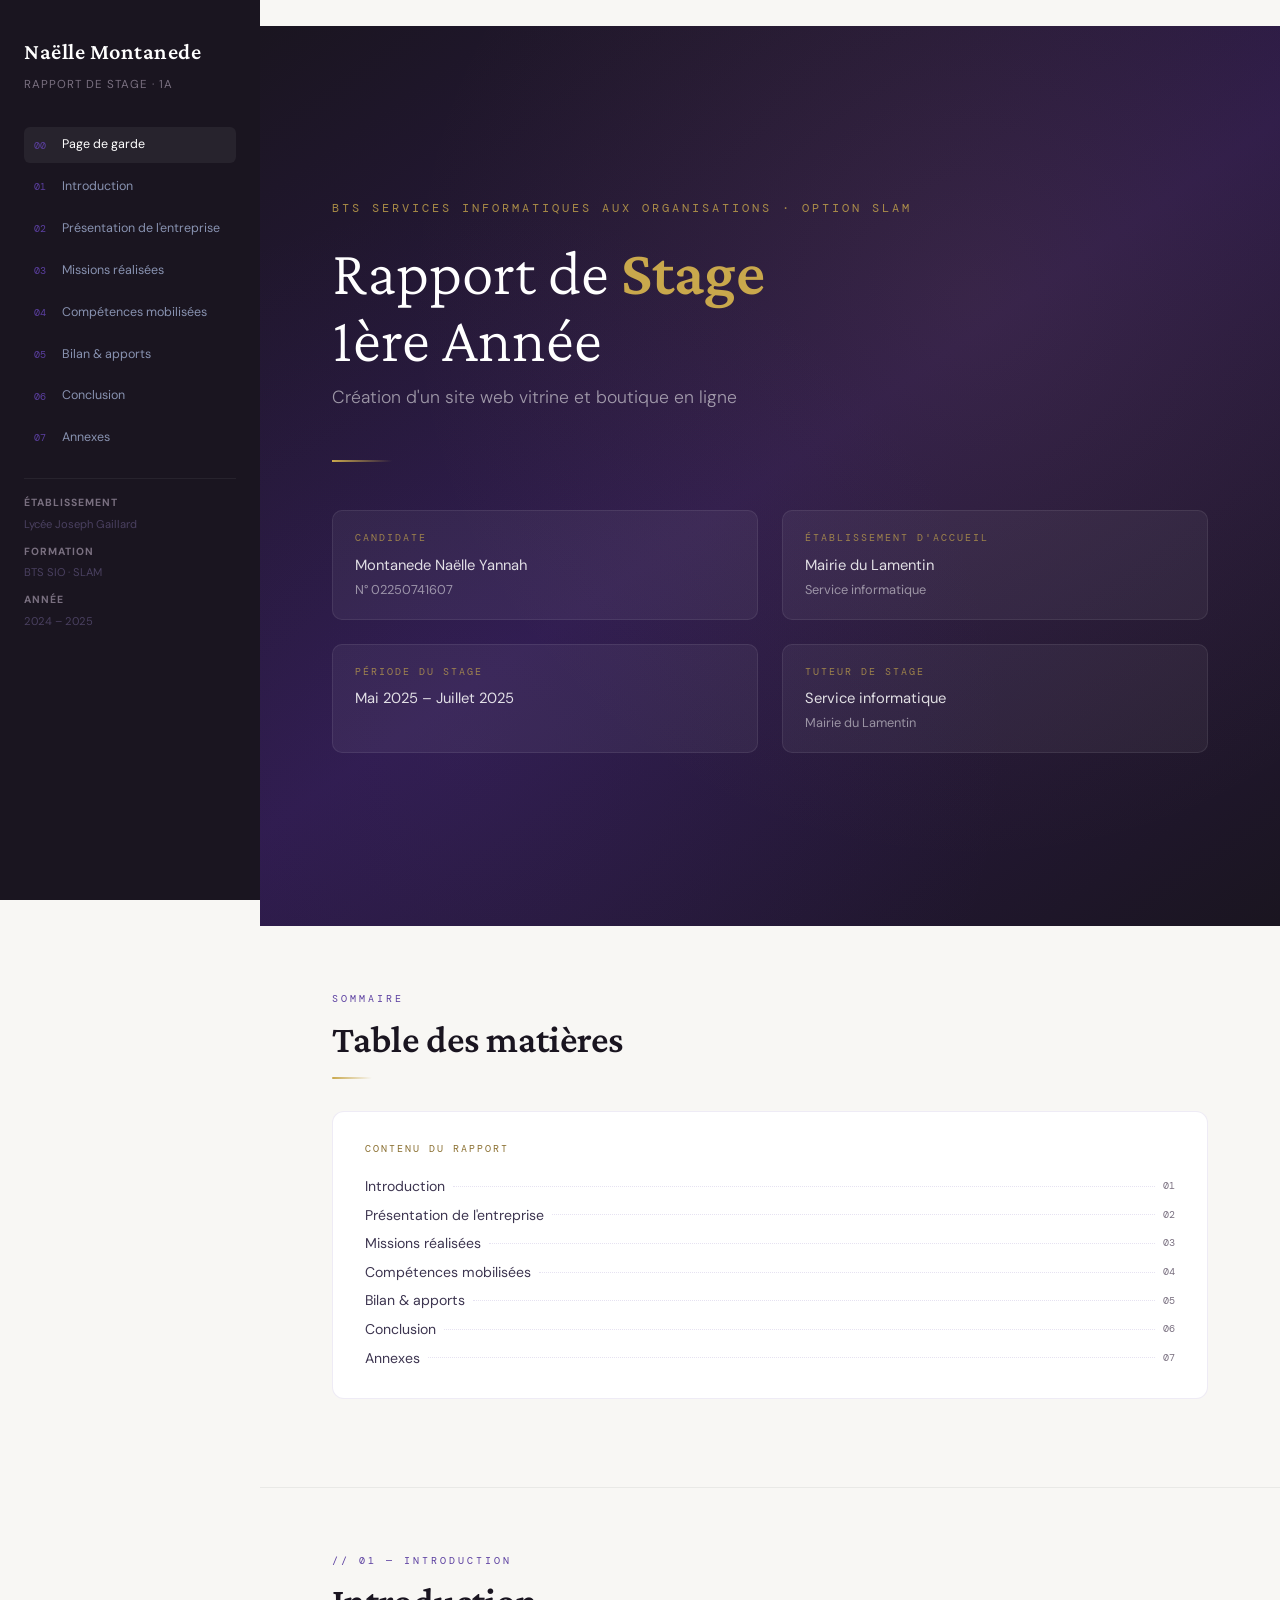
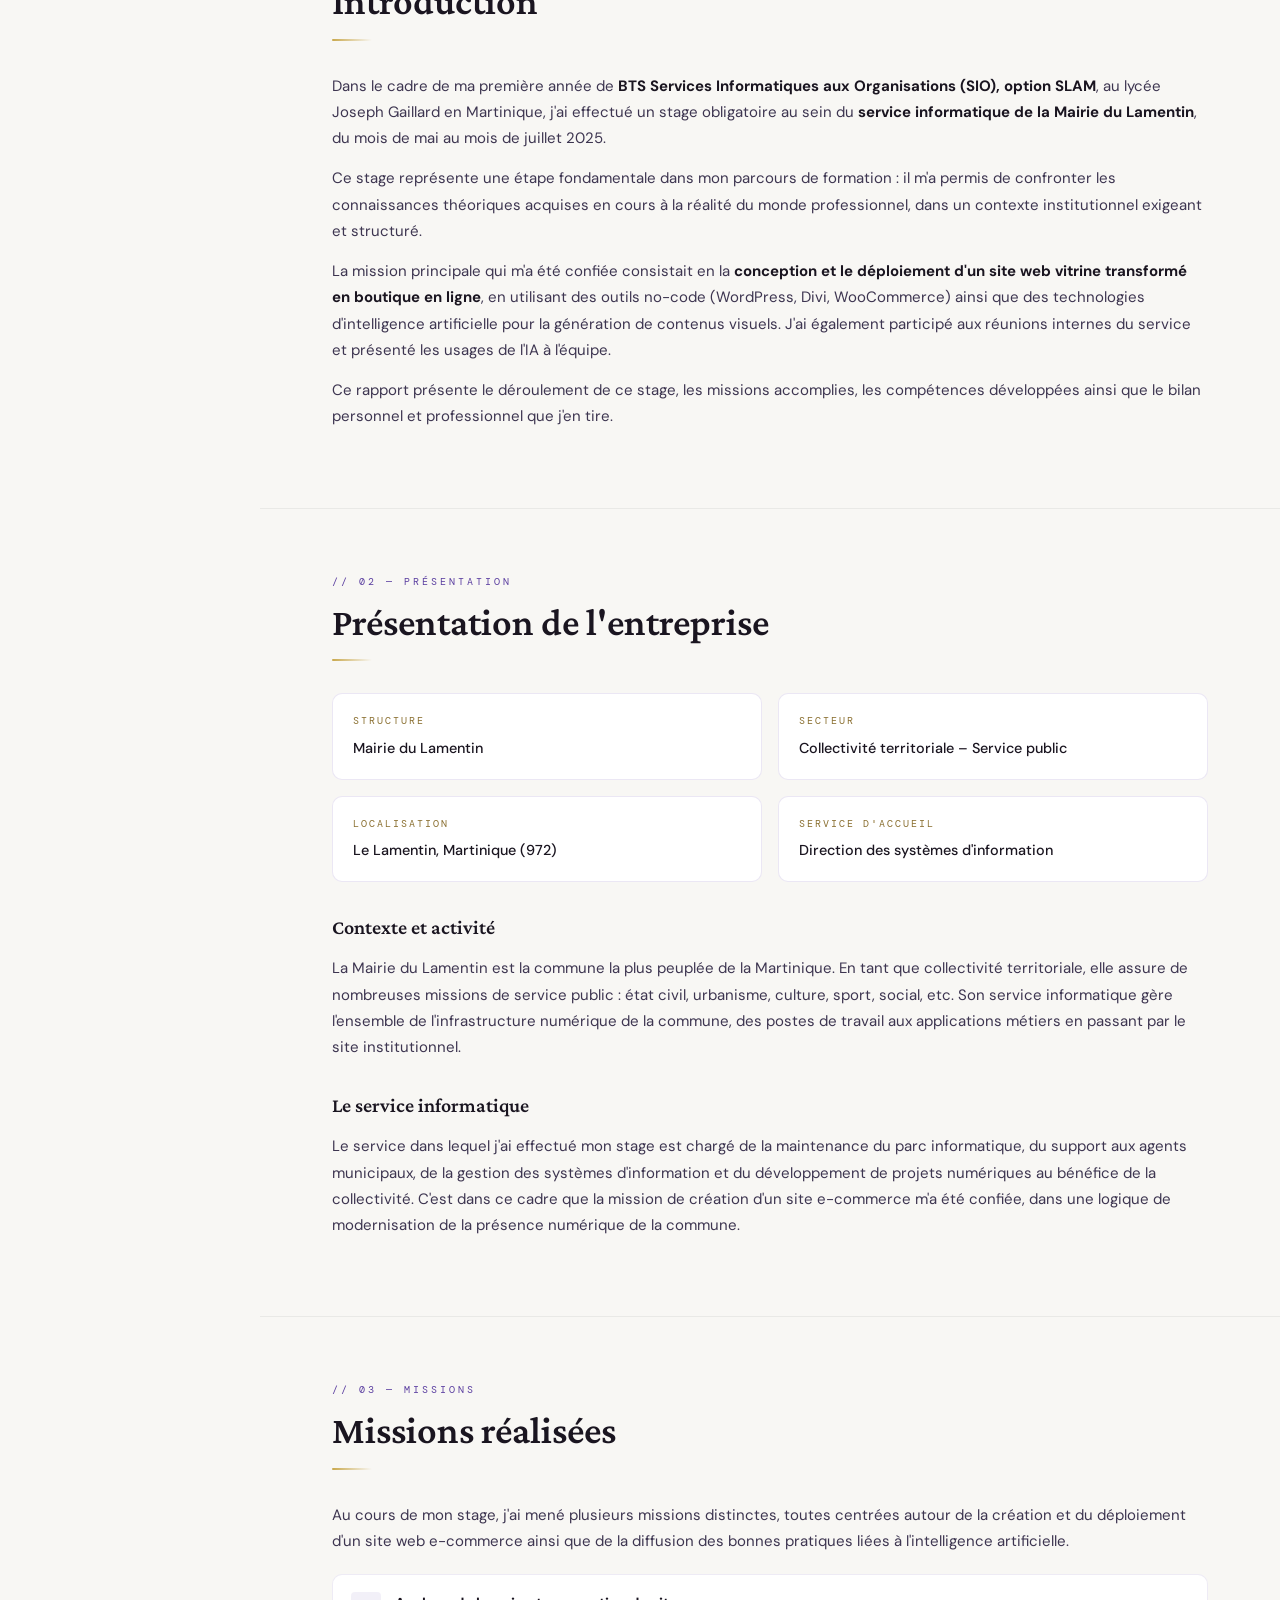
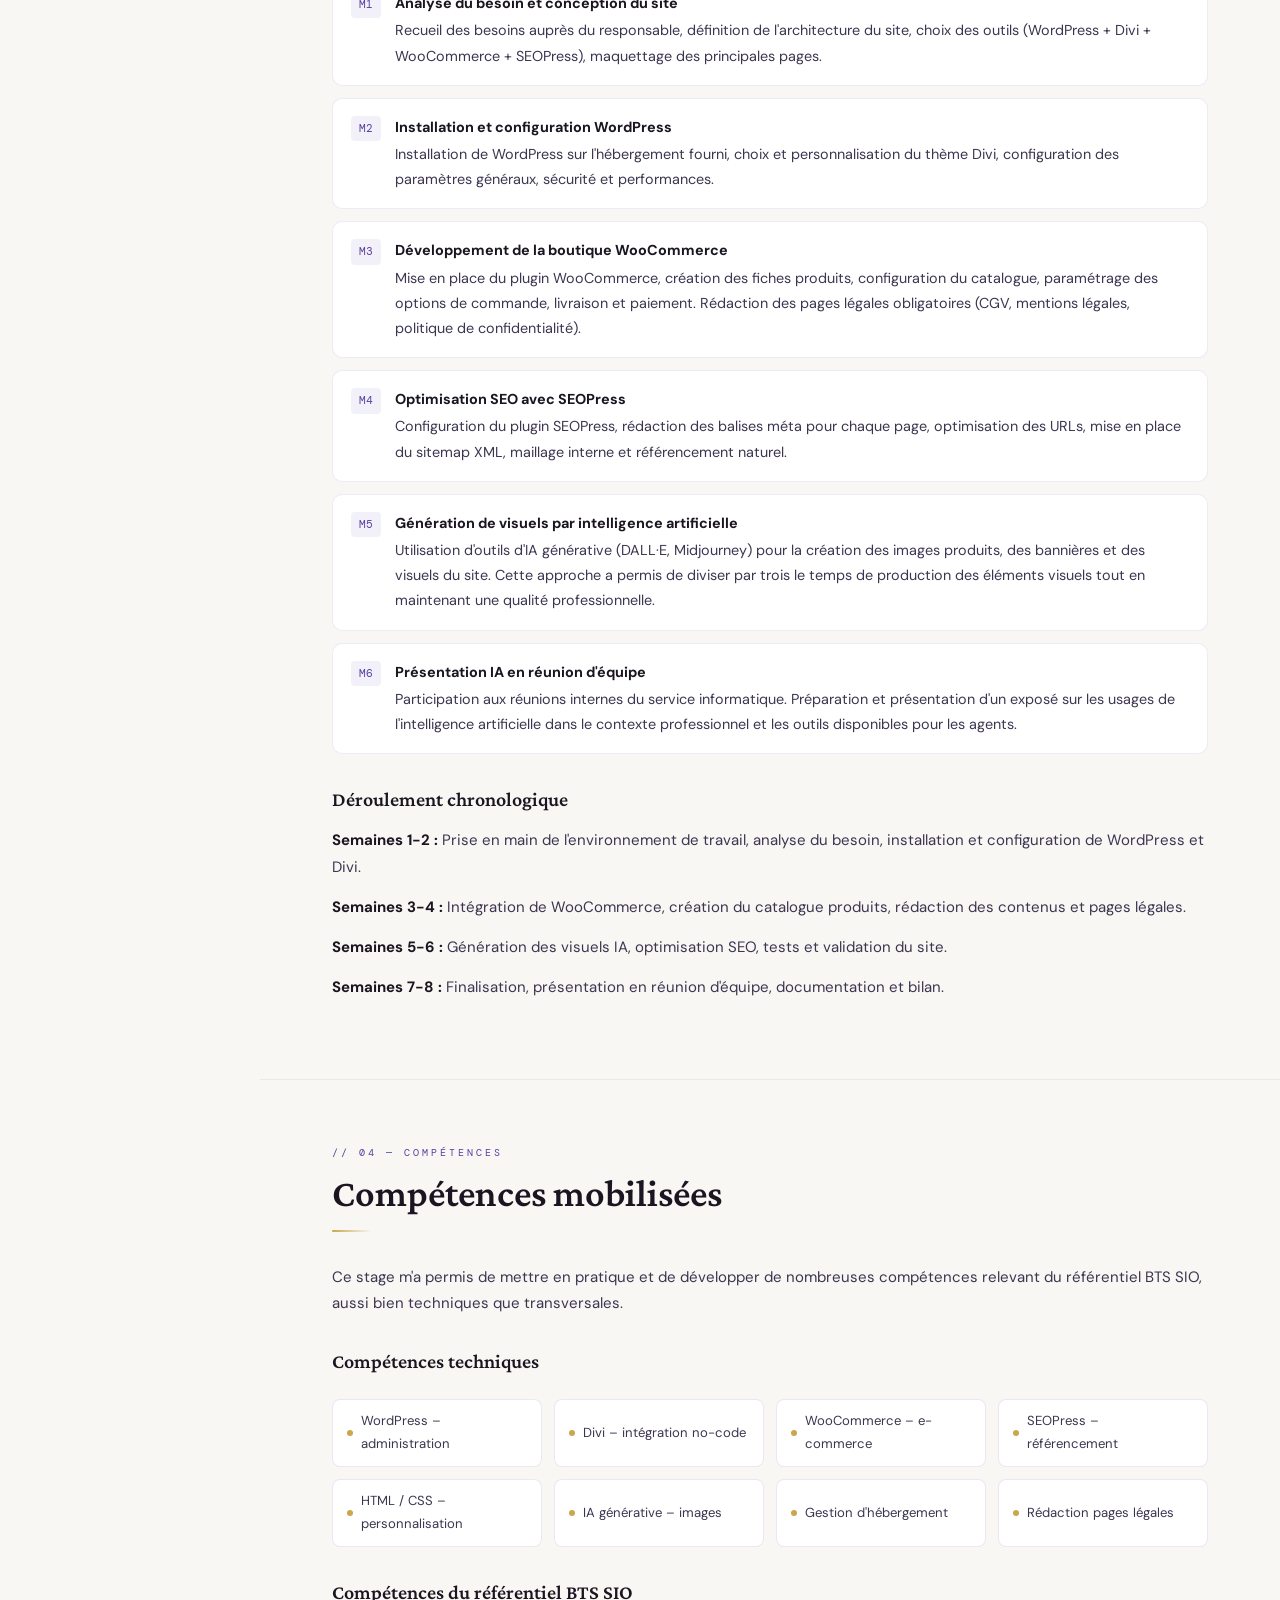
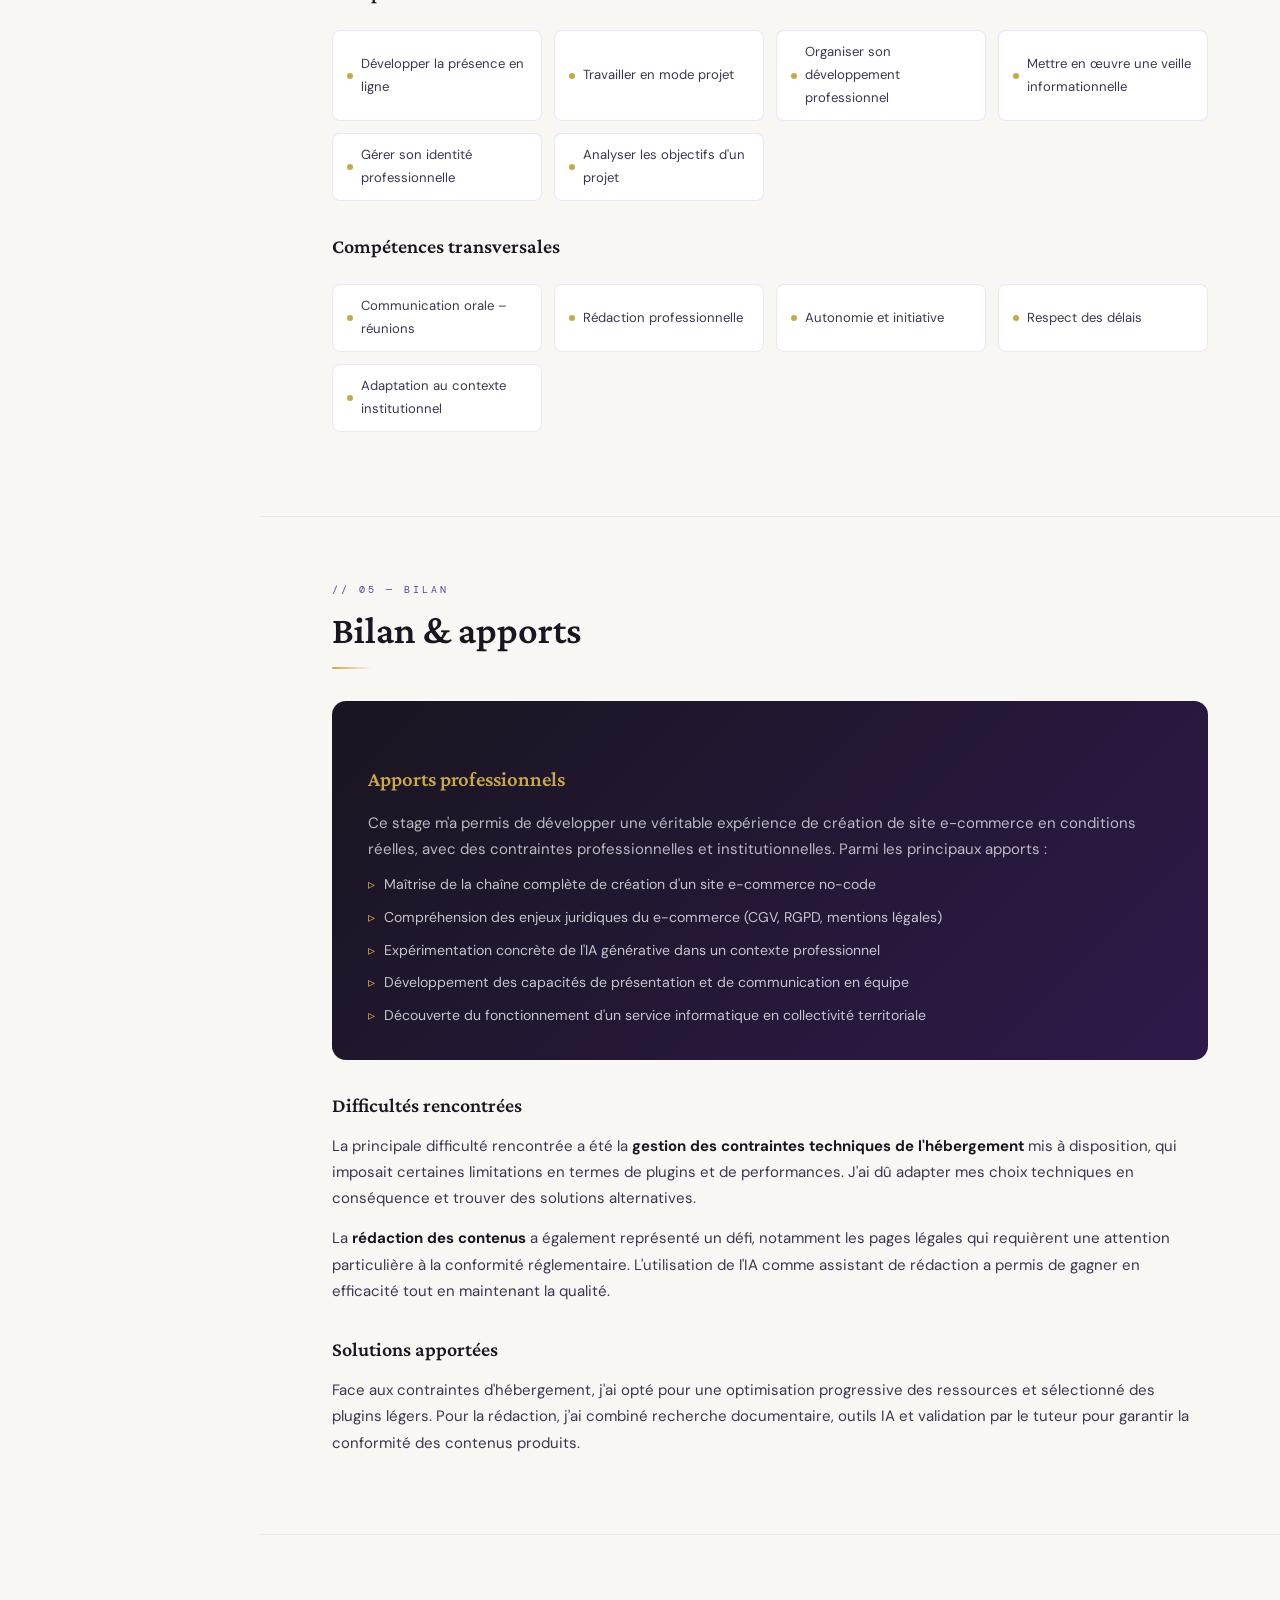
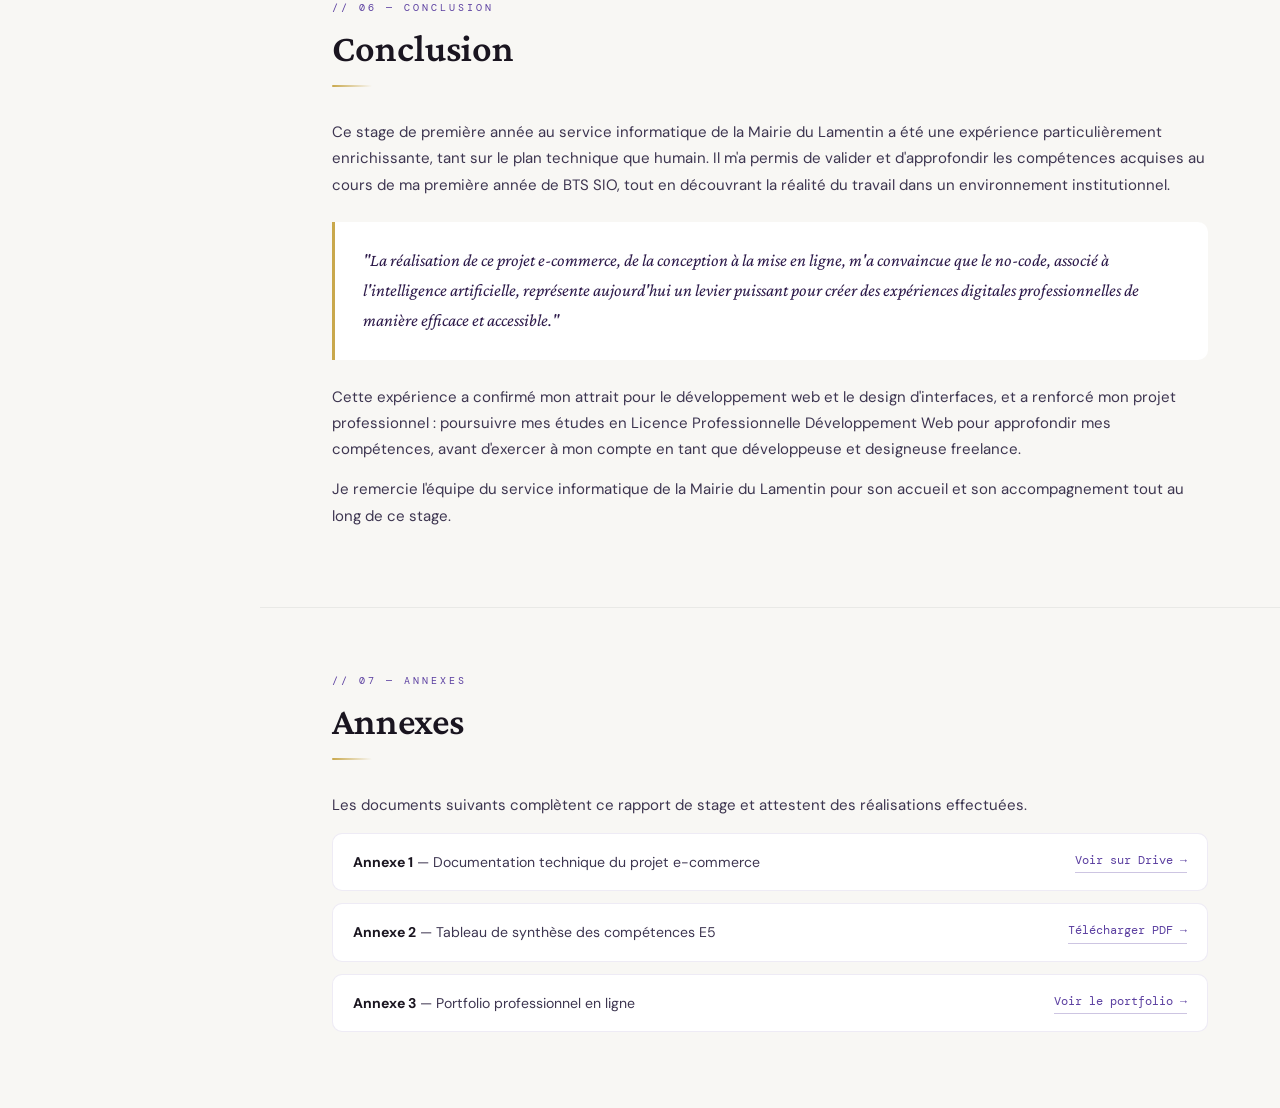
<file: rapport_stage1.html>
s<!DOCTYPE html>
<html lang="fr">
<head>
<meta charset="UTF-8"/>
<meta name="viewport" content="width=device-width,initial-scale=1.0"/>
<title>Rapport de Stage – 1ère Année BTS SIO – Naëlle Montanede</title>
<link href="https://fonts.googleapis.com/css2?family=Crimson+Pro:ital,wght@0,300;0,400;0,600;1,300;1,400&family=DM+Sans:wght@300;400;500&family=DM+Mono:wght@400&display=swap" rel="stylesheet"/>
<style>
*{box-sizing:border-box;margin:0;padding:0}
html{scroll-behavior:smooth}
body{
  font-family:'DM Sans',sans-serif;
  font-size:15px;line-height:1.75;
  color:#1a1a1a;background:#f8f7f4;
}

/* ── SIDEBAR FIXE ── */
#sidebar{
  position:fixed;top:0;left:0;bottom:0;width:260px;
  background:#1a1520;color:#ccc;
  display:flex;flex-direction:column;
  padding:32px 24px;gap:0;z-index:100;
  overflow-y:auto;
}
.sb-logo{
  font-family:'Crimson Pro',serif;font-size:1.4rem;font-weight:600;
  color:#fff;letter-spacing:0.5px;margin-bottom:4px;
}
.sb-sub{font-size:0.72rem;color:#7a7080;letter-spacing:1px;text-transform:uppercase;margin-bottom:32px;}
.sb-section{margin-bottom:6px;}
.sb-section a{
  display:flex;align-items:center;gap:8px;
  text-decoration:none;color:#8892b0;
  font-size:0.78rem;padding:7px 10px;border-radius:6px;
  transition:all 0.2s;
}
.sb-section a:hover,.sb-section a.active{
  color:#fff;background:rgba(255,255,255,0.06);
}
.sb-section a .num{
  font-family:'DM Mono',monospace;font-size:0.62rem;
  color:#5b3fa0;min-width:20px;
}
.sb-divider{height:1px;background:rgba(255,255,255,0.06);margin:16px 0;}
.sb-info{font-size:0.7rem;color:#4a4060;line-height:1.6;}
.sb-info strong{color:#7a7080;display:block;margin-bottom:4px;font-size:0.65rem;letter-spacing:1px;text-transform:uppercase;}

/* ── MAIN ── */
#main{margin-left:260px;min-height:100vh;}

/* ── PAGE DE GARDE ── */
#cover{
  background:linear-gradient(145deg,#1a1520 0%,#2d1a4a 50%,#1a1520 100%);
  color:#fff;min-height:100vh;
  display:flex;flex-direction:column;justify-content:center;
  padding:80px 72px;position:relative;overflow:hidden;
}
#cover::before{
  content:'';position:absolute;inset:0;
  background-image:radial-gradient(circle at 70% 30%,rgba(201,168,76,0.08) 0%,transparent 60%),
                   radial-gradient(circle at 20% 80%,rgba(91,63,160,0.12) 0%,transparent 50%);
}
.cover-eyebrow{
  font-family:'DM Mono',monospace;font-size:0.72rem;
  letter-spacing:3px;text-transform:uppercase;
  color:rgba(201,168,76,0.8);margin-bottom:20px;
  position:relative;z-index:1;
}
.cover-title{
  font-family:'Crimson Pro',serif;
  font-size:clamp(2.5rem,6vw,4rem);
  font-weight:300;line-height:1.05;
  color:#fff;margin-bottom:8px;
  position:relative;z-index:1;
}
.cover-title strong{font-weight:600;color:#c9a84c;}
.cover-subtitle{
  font-size:1.1rem;color:rgba(255,255,255,0.55);
  margin-bottom:48px;font-weight:300;
  position:relative;z-index:1;
}
.cover-rule{
  width:60px;height:2px;
  background:linear-gradient(90deg,#c9a84c,transparent);
  margin-bottom:48px;position:relative;z-index:1;
}
.cover-grid{
  display:grid;grid-template-columns:1fr 1fr;gap:24px;
  position:relative;z-index:1;
}
.cover-block{
  background:rgba(255,255,255,0.05);
  border:1px solid rgba(255,255,255,0.08);
  border-radius:10px;padding:18px 22px;
}
.cover-block-label{
  font-family:'DM Mono',monospace;font-size:0.62rem;
  letter-spacing:2px;text-transform:uppercase;
  color:rgba(201,168,76,0.7);margin-bottom:6px;display:block;
}
.cover-block-val{font-size:0.92rem;color:rgba(255,255,255,0.85);}

/* ── SECTIONS ── */
.section{padding:64px 72px;border-bottom:1px solid rgba(0,0,0,0.06);}
.section:last-child{border-bottom:none;}
.section-eyebrow{
  font-family:'DM Mono',monospace;font-size:0.65rem;
  letter-spacing:3px;text-transform:uppercase;
  color:#5b3fa0;display:block;margin-bottom:10px;
}
.section-title{
  font-family:'Crimson Pro',serif;
  font-size:clamp(1.6rem,4vw,2.4rem);
  font-weight:600;color:#1a1520;
  margin-bottom:8px;line-height:1.1;
}
.section-rule{
  width:40px;height:2px;
  background:linear-gradient(90deg,#c9a84c,transparent);
  margin:16px 0 32px;border-radius:2px;
}
h3{
  font-family:'Crimson Pro',serif;
  font-size:1.25rem;font-weight:600;
  color:#1a1520;margin:28px 0 10px;
}
p{color:#3d3550;margin-bottom:14px;}
strong{color:#1a1520;}

/* ── BOÎTES INFO ── */
.info-grid{display:grid;grid-template-columns:1fr 1fr;gap:16px;margin:24px 0;}
.info-box{
  background:#fff;border:1px solid rgba(90,63,160,0.12);
  border-radius:10px;padding:18px 20px;
}
.info-box-label{
  font-family:'DM Mono',monospace;font-size:0.62rem;
  letter-spacing:2px;text-transform:uppercase;
  color:#8a6f30;margin-bottom:6px;display:block;
}
.info-box-val{font-size:0.9rem;color:#1a1520;font-weight:500;}

/* ── MISSIONS ── */
.mission-list{list-style:none;padding:0;display:flex;flex-direction:column;gap:12px;margin:20px 0;}
.mission-item{
  display:flex;align-items:flex-start;gap:14px;
  background:#fff;border:1px solid rgba(90,63,160,0.1);
  border-radius:10px;padding:16px 18px;
}
.mission-num{
  font-family:'DM Mono',monospace;font-size:0.7rem;
  color:#5b3fa0;background:rgba(91,63,160,0.08);
  padding:3px 8px;border-radius:4px;flex-shrink:0;margin-top:1px;
}
.mission-text{font-size:0.9rem;color:#3d3550;}
.mission-text strong{color:#1a1520;display:block;margin-bottom:2px;}

/* ── COMPÉTENCES ── */
.comp-grid{display:grid;grid-template-columns:repeat(auto-fit,minmax(200px,1fr));gap:12px;margin:20px 0;}
.comp-tag{
  background:#fff;border:1px solid rgba(90,63,160,0.12);
  border-radius:8px;padding:10px 14px;
  font-size:0.82rem;color:#3d3550;
  display:flex;align-items:center;gap:8px;
}
.comp-tag::before{content:'';width:6px;height:6px;background:#c9a84c;border-radius:50%;flex-shrink:0;}

/* ── BILAN ── */
.bilan-card{
  background:linear-gradient(135deg,#1a1520,#2d1a4a);
  border-radius:14px;padding:32px 36px;margin:24px 0;color:#fff;
}
.bilan-card h3{color:#c9a84c;font-family:'Crimson Pro',serif;font-size:1.3rem;margin-bottom:12px;}
.bilan-card p{color:rgba(255,255,255,0.7);margin-bottom:10px;}
.bilan-card ul{list-style:none;padding:0;display:flex;flex-direction:column;gap:8px;}
.bilan-card ul li{
  font-size:0.88rem;color:rgba(255,255,255,0.75);
  padding-left:16px;position:relative;
}
.bilan-card ul li::before{content:'▹';position:absolute;left:0;color:#c9a84c;}

/* ── CONCLUSION ── */
.conclusion-box{
  background:#fff;border-left:3px solid #c9a84c;
  border-radius:0 10px 10px 0;
  padding:24px 28px;margin:24px 0;
  font-family:'Crimson Pro',serif;font-size:1.1rem;
  color:#2d1a4a;font-style:italic;line-height:1.7;
}

/* ── ANNEXES ── */
.annexe-item{
  background:#fff;border:1px solid rgba(90,63,160,0.1);
  border-radius:10px;padding:16px 20px;margin-bottom:12px;
  display:flex;align-items:center;justify-content:space-between;gap:16px;
}
.annexe-item a{
  font-family:'DM Mono',monospace;font-size:0.72rem;
  color:#5b3fa0;text-decoration:none;
  border-bottom:1px solid rgba(91,63,160,0.3);
  padding-bottom:1px;
}
.annexe-item a:hover{color:#7c5cc7;}

/* ── NAV PRINT / RETOUR ── */
.back-btn{
  display:inline-flex;align-items:center;gap:6px;
  font-family:'DM Mono',monospace;font-size:0.7rem;
  color:#5b3fa0;text-decoration:none;
  border:1px solid rgba(91,63,160,0.25);
  padding:7px 14px;border-radius:6px;
  transition:all 0.2s;margin-bottom:32px;
}
.back-btn:hover{background:#ede8f8;}

/* ── TABLE DES MATIÈRES ── */
.toc{
  background:#fff;border:1px solid rgba(90,63,160,0.1);
  border-radius:12px;padding:28px 32px;margin:24px 0;
}
.toc-title{
  font-family:'DM Mono',monospace;font-size:0.65rem;
  letter-spacing:2px;text-transform:uppercase;
  color:#8a6f30;margin-bottom:16px;display:block;
}
.toc-list{list-style:none;padding:0;display:flex;flex-direction:column;gap:4px;}
.toc-item{display:flex;align-items:center;gap:8px;}
.toc-item a{
  text-decoration:none;color:#3d3550;font-size:0.88rem;
  transition:color 0.2s;
}
.toc-item a:hover{color:#5b3fa0;}
.toc-item::before{
  content:'';flex:1;border-bottom:1px dotted rgba(90,63,160,0.15);
  order:2;
}
.toc-num{
  font-family:'DM Mono',monospace;font-size:0.65rem;
  color:#7a7080;order:3;
}
.toc-item a{order:1;}

/* RESPONSIVE */
@media(max-width:900px){
  #sidebar{display:none;}
  #main{margin-left:0;}
  .section{padding:48px 28px;}
  #cover{padding:60px 28px;}
  .cover-grid{grid-template-columns:1fr;}
  .info-grid{grid-template-columns:1fr;}
}
@media print{
  #sidebar{display:none;}
  #main{margin-left:0;}
  .back-btn{display:none;}
}
</style>
</head>
<body>

<!-- SIDEBAR -->
<nav id="sidebar">
  <div class="sb-logo">Naëlle Montanede</div>
  <div class="sb-sub">Rapport de stage · 1A</div>

  <div class="sb-section"><a href="#cover"><span class="num">00</span> Page de garde</a></div>
  <div class="sb-section"><a href="#intro"><span class="num">01</span> Introduction</a></div>
  <div class="sb-section"><a href="#entreprise"><span class="num">02</span> Présentation de l'entreprise</a></div>
  <div class="sb-section"><a href="#missions"><span class="num">03</span> Missions réalisées</a></div>
  <div class="sb-section"><a href="#competences"><span class="num">04</span> Compétences mobilisées</a></div>
  <div class="sb-section"><a href="#bilan"><span class="num">05</span> Bilan & apports</a></div>
  <div class="sb-section"><a href="#conclusion"><span class="num">06</span> Conclusion</a></div>
  <div class="sb-section"><a href="#annexes"><span class="num">07</span> Annexes</a></div>

  <div class="sb-divider"></div>
  <div class="sb-info">
    <strong>Établissement</strong>Lycée Joseph Gaillard
    <strong style="margin-top:10px;">Formation</strong>BTS SIO · SLAM
    <strong style="margin-top:10px;">Année</strong>2024 – 2025
  </div>
</nav>

<!-- MAIN -->
<div id="main">

  <!-- COVER -->
  <div id="cover">
    <div class="cover-eyebrow">BTS Services Informatiques aux Organisations · Option SLAM</div>
    <h1 class="cover-title">Rapport de <strong>Stage</strong><br>1ère Année</h1>
    <p class="cover-subtitle">Création d'un site web vitrine et boutique en ligne</p>
    <div class="cover-rule"></div>
    <div class="cover-grid">
      <div class="cover-block">
        <span class="cover-block-label">Candidate</span>
        <div class="cover-block-val">Montanede Naëlle Yannah<br><span style="font-size:0.8rem;color:rgba(255,255,255,0.5);">N° 02250741607</span></div>
      </div>
      <div class="cover-block">
        <span class="cover-block-label">Établissement d'accueil</span>
        <div class="cover-block-val">Mairie du Lamentin<br><span style="font-size:0.8rem;color:rgba(255,255,255,0.5);">Service informatique</span></div>
      </div>
      <div class="cover-block">
        <span class="cover-block-label">Période du stage</span>
        <div class="cover-block-val">Mai 2025 – Juillet 2025</div>
      </div>
      <div class="cover-block">
        <span class="cover-block-label">Tuteur de stage</span>
        <div class="cover-block-val">Service informatique<br><span style="font-size:0.8rem;color:rgba(255,255,255,0.5);">Mairie du Lamentin</span></div>
      </div>
    </div>
  </div>

  <!-- TABLE DES MATIÈRES -->
  <div class="section" id="toc-section">
    <span class="section-eyebrow">Sommaire</span>
    <h2 class="section-title">Table des matières</h2>
    <div class="section-rule"></div>
    <div class="toc">
      <span class="toc-title">Contenu du rapport</span>
      <ul class="toc-list">
        <li class="toc-item"><a href="#intro">Introduction</a><span class="toc-num">01</span></li>
        <li class="toc-item"><a href="#entreprise">Présentation de l'entreprise</a><span class="toc-num">02</span></li>
        <li class="toc-item"><a href="#missions">Missions réalisées</a><span class="toc-num">03</span></li>
        <li class="toc-item"><a href="#competences">Compétences mobilisées</a><span class="toc-num">04</span></li>
        <li class="toc-item"><a href="#bilan">Bilan &amp; apports</a><span class="toc-num">05</span></li>
        <li class="toc-item"><a href="#conclusion">Conclusion</a><span class="toc-num">06</span></li>
        <li class="toc-item"><a href="#annexes">Annexes</a><span class="toc-num">07</span></li>
      </ul>
    </div>
  </div>

  <!-- INTRODUCTION -->
  <div class="section" id="intro">
    <span class="section-eyebrow">// 01 — Introduction</span>
    <h2 class="section-title">Introduction</h2>
    <div class="section-rule"></div>
    <p>Dans le cadre de ma première année de <strong>BTS Services Informatiques aux Organisations (SIO), option SLAM</strong>, au lycée Joseph Gaillard en Martinique, j'ai effectué un stage obligatoire au sein du <strong>service informatique de la Mairie du Lamentin</strong>, du mois de mai au mois de juillet 2025.</p>
    <p>Ce stage représente une étape fondamentale dans mon parcours de formation : il m'a permis de confronter les connaissances théoriques acquises en cours à la réalité du monde professionnel, dans un contexte institutionnel exigeant et structuré.</p>
    <p>La mission principale qui m'a été confiée consistait en la <strong>conception et le déploiement d'un site web vitrine transformé en boutique en ligne</strong>, en utilisant des outils no-code (WordPress, Divi, WooCommerce) ainsi que des technologies d'intelligence artificielle pour la génération de contenus visuels. J'ai également participé aux réunions internes du service et présenté les usages de l'IA à l'équipe.</p>
    <p>Ce rapport présente le déroulement de ce stage, les missions accomplies, les compétences développées ainsi que le bilan personnel et professionnel que j'en tire.</p>
  </div>

  <!-- ENTREPRISE -->
  <div class="section" id="entreprise">
    <span class="section-eyebrow">// 02 — Présentation</span>
    <h2 class="section-title">Présentation de l'entreprise</h2>
    <div class="section-rule"></div>

    <div class="info-grid">
      <div class="info-box">
        <span class="info-box-label">Structure</span>
        <div class="info-box-val">Mairie du Lamentin</div>
      </div>
      <div class="info-box">
        <span class="info-box-label">Secteur</span>
        <div class="info-box-val">Collectivité territoriale – Service public</div>
      </div>
      <div class="info-box">
        <span class="info-box-label">Localisation</span>
        <div class="info-box-val">Le Lamentin, Martinique (972)</div>
      </div>
      <div class="info-box">
        <span class="info-box-label">Service d'accueil</span>
        <div class="info-box-val">Direction des systèmes d'information</div>
      </div>
    </div>

    <h3>Contexte et activité</h3>
    <p>La Mairie du Lamentin est la commune la plus peuplée de la Martinique. En tant que collectivité territoriale, elle assure de nombreuses missions de service public : état civil, urbanisme, culture, sport, social, etc. Son service informatique gère l'ensemble de l'infrastructure numérique de la commune, des postes de travail aux applications métiers en passant par le site institutionnel.</p>

    <h3>Le service informatique</h3>
    <p>Le service dans lequel j'ai effectué mon stage est chargé de la maintenance du parc informatique, du support aux agents municipaux, de la gestion des systèmes d'information et du développement de projets numériques au bénéfice de la collectivité. C'est dans ce cadre que la mission de création d'un site e-commerce m'a été confiée, dans une logique de modernisation de la présence numérique de la commune.</p>
  </div>

  <!-- MISSIONS -->
  <div class="section" id="missions">
    <span class="section-eyebrow">// 03 — Missions</span>
    <h2 class="section-title">Missions réalisées</h2>
    <div class="section-rule"></div>

    <p>Au cours de mon stage, j'ai mené plusieurs missions distinctes, toutes centrées autour de la création et du déploiement d'un site web e-commerce ainsi que de la diffusion des bonnes pratiques liées à l'intelligence artificielle.</p>

    <ul class="mission-list">
      <li class="mission-item">
        <span class="mission-num">M1</span>
        <div class="mission-text">
          <strong>Analyse du besoin et conception du site</strong>
          Recueil des besoins auprès du responsable, définition de l'architecture du site, choix des outils (WordPress + Divi + WooCommerce + SEOPress), maquettage des principales pages.
        </div>
      </li>
      <li class="mission-item">
        <span class="mission-num">M2</span>
        <div class="mission-text">
          <strong>Installation et configuration WordPress</strong>
          Installation de WordPress sur l'hébergement fourni, choix et personnalisation du thème Divi, configuration des paramètres généraux, sécurité et performances.
        </div>
      </li>
      <li class="mission-item">
        <span class="mission-num">M3</span>
        <div class="mission-text">
          <strong>Développement de la boutique WooCommerce</strong>
          Mise en place du plugin WooCommerce, création des fiches produits, configuration du catalogue, paramétrage des options de commande, livraison et paiement. Rédaction des pages légales obligatoires (CGV, mentions légales, politique de confidentialité).
        </div>
      </li>
      <li class="mission-item">
        <span class="mission-num">M4</span>
        <div class="mission-text">
          <strong>Optimisation SEO avec SEOPress</strong>
          Configuration du plugin SEOPress, rédaction des balises méta pour chaque page, optimisation des URLs, mise en place du sitemap XML, maillage interne et référencement naturel.
        </div>
      </li>
      <li class="mission-item">
        <span class="mission-num">M5</span>
        <div class="mission-text">
          <strong>Génération de visuels par intelligence artificielle</strong>
          Utilisation d'outils d'IA générative (DALL·E, Midjourney) pour la création des images produits, des bannières et des visuels du site. Cette approche a permis de diviser par trois le temps de production des éléments visuels tout en maintenant une qualité professionnelle.
        </div>
      </li>
      <li class="mission-item">
        <span class="mission-num">M6</span>
        <div class="mission-text">
          <strong>Présentation IA en réunion d'équipe</strong>
          Participation aux réunions internes du service informatique. Préparation et présentation d'un exposé sur les usages de l'intelligence artificielle dans le contexte professionnel et les outils disponibles pour les agents.
        </div>
      </li>
    </ul>

    <h3>Déroulement chronologique</h3>
    <p><strong>Semaines 1-2 :</strong> Prise en main de l'environnement de travail, analyse du besoin, installation et configuration de WordPress et Divi.</p>
    <p><strong>Semaines 3-4 :</strong> Intégration de WooCommerce, création du catalogue produits, rédaction des contenus et pages légales.</p>
    <p><strong>Semaines 5-6 :</strong> Génération des visuels IA, optimisation SEO, tests et validation du site.</p>
    <p><strong>Semaines 7-8 :</strong> Finalisation, présentation en réunion d'équipe, documentation et bilan.</p>
  </div>

  <!-- COMPÉTENCES -->
  <div class="section" id="competences">
    <span class="section-eyebrow">// 04 — Compétences</span>
    <h2 class="section-title">Compétences mobilisées</h2>
    <div class="section-rule"></div>

    <p>Ce stage m'a permis de mettre en pratique et de développer de nombreuses compétences relevant du référentiel BTS SIO, aussi bien techniques que transversales.</p>

    <h3>Compétences techniques</h3>
    <div class="comp-grid">
      <div class="comp-tag">WordPress – administration</div>
      <div class="comp-tag">Divi – intégration no-code</div>
      <div class="comp-tag">WooCommerce – e-commerce</div>
      <div class="comp-tag">SEOPress – référencement</div>
      <div class="comp-tag">HTML / CSS – personnalisation</div>
      <div class="comp-tag">IA générative – images</div>
      <div class="comp-tag">Gestion d'hébergement</div>
      <div class="comp-tag">Rédaction pages légales</div>
    </div>

    <h3>Compétences du référentiel BTS SIO</h3>
    <div class="comp-grid">
      <div class="comp-tag">Développer la présence en ligne</div>
      <div class="comp-tag">Travailler en mode projet</div>
      <div class="comp-tag">Organiser son développement professionnel</div>
      <div class="comp-tag">Mettre en œuvre une veille informationnelle</div>
      <div class="comp-tag">Gérer son identité professionnelle</div>
      <div class="comp-tag">Analyser les objectifs d'un projet</div>
    </div>

    <h3>Compétences transversales</h3>
    <div class="comp-grid">
      <div class="comp-tag">Communication orale – réunions</div>
      <div class="comp-tag">Rédaction professionnelle</div>
      <div class="comp-tag">Autonomie et initiative</div>
      <div class="comp-tag">Respect des délais</div>
      <div class="comp-tag">Adaptation au contexte institutionnel</div>
    </div>
  </div>

  <!-- BILAN -->
  <div class="section" id="bilan">
    <span class="section-eyebrow">// 05 — Bilan</span>
    <h2 class="section-title">Bilan &amp; apports</h2>
    <div class="section-rule"></div>

    <div class="bilan-card">
      <h3>Apports professionnels</h3>
      <p>Ce stage m'a permis de développer une véritable expérience de création de site e-commerce en conditions réelles, avec des contraintes professionnelles et institutionnelles. Parmi les principaux apports :</p>
      <ul>
        <li>Maîtrise de la chaîne complète de création d'un site e-commerce no-code</li>
        <li>Compréhension des enjeux juridiques du e-commerce (CGV, RGPD, mentions légales)</li>
        <li>Expérimentation concrète de l'IA générative dans un contexte professionnel</li>
        <li>Développement des capacités de présentation et de communication en équipe</li>
        <li>Découverte du fonctionnement d'un service informatique en collectivité territoriale</li>
      </ul>
    </div>

    <h3>Difficultés rencontrées</h3>
    <p>La principale difficulté rencontrée a été la <strong>gestion des contraintes techniques de l'hébergement</strong> mis à disposition, qui imposait certaines limitations en termes de plugins et de performances. J'ai dû adapter mes choix techniques en conséquence et trouver des solutions alternatives.</p>
    <p>La <strong>rédaction des contenus</strong> a également représenté un défi, notamment les pages légales qui requièrent une attention particulière à la conformité réglementaire. L'utilisation de l'IA comme assistant de rédaction a permis de gagner en efficacité tout en maintenant la qualité.</p>

    <h3>Solutions apportées</h3>
    <p>Face aux contraintes d'hébergement, j'ai opté pour une optimisation progressive des ressources et sélectionné des plugins légers. Pour la rédaction, j'ai combiné recherche documentaire, outils IA et validation par le tuteur pour garantir la conformité des contenus produits.</p>
  </div>

  <!-- CONCLUSION -->
  <div class="section" id="conclusion">
    <span class="section-eyebrow">// 06 — Conclusion</span>
    <h2 class="section-title">Conclusion</h2>
    <div class="section-rule"></div>

    <p>Ce stage de première année au service informatique de la Mairie du Lamentin a été une expérience particulièrement enrichissante, tant sur le plan technique que humain. Il m'a permis de valider et d'approfondir les compétences acquises au cours de ma première année de BTS SIO, tout en découvrant la réalité du travail dans un environnement institutionnel.</p>

    <div class="conclusion-box">
      "La réalisation de ce projet e-commerce, de la conception à la mise en ligne, m'a convaincue que le no-code, associé à l'intelligence artificielle, représente aujourd'hui un levier puissant pour créer des expériences digitales professionnelles de manière efficace et accessible."
    </div>

    <p>Cette expérience a confirmé mon attrait pour le développement web et le design d'interfaces, et a renforcé mon projet professionnel : poursuivre mes études en Licence Professionnelle Développement Web pour approfondir mes compétences, avant d'exercer à mon compte en tant que développeuse et designeuse freelance.</p>
    <p>Je remercie l'équipe du service informatique de la Mairie du Lamentin pour son accueil et son accompagnement tout au long de ce stage.</p>
  </div>

  <!-- ANNEXES -->
  <div class="section" id="annexes">
    <span class="section-eyebrow">// 07 — Annexes</span>
    <h2 class="section-title">Annexes</h2>
    <div class="section-rule"></div>

    <p>Les documents suivants complètent ce rapport de stage et attestent des réalisations effectuées.</p>

    <div class="annexe-item">
      <span style="font-size:0.88rem;color:#3d3550;"><strong>Annexe 1</strong> — Documentation technique du projet e-commerce</span>
      <a href="https://drive.google.com/drive/folders/1k4ujWW1BC4_Kx2LTCypph6RvR0XO2uMR?usp=drive_link" target="_blank">Voir sur Drive →</a>
    </div>
    <div class="annexe-item">
      <span style="font-size:0.88rem;color:#3d3550;"><strong>Annexe 2</strong> — Tableau de synthèse des compétences E5</span>
      <a href="tableau_synthese.pdf" target="_blank">Télécharger PDF →</a>
    </div>
    <div class="annexe-item">
      <span style="font-size:0.88rem;color:#3d3550;"><strong>Annexe 3</strong> — Portfolio professionnel en ligne</span>
      <a href="https://naelle-montanede.github.io/portfolio-naelle/" target="_blank">Voir le portfolio →</a>
    </div>
  </div>

</div>

<script>
const sections=document.querySelectorAll('.section[id],#cover');
const links=document.querySelectorAll('#sidebar a');
const obs=new IntersectionObserver(entries=>{
  entries.forEach(e=>{
    if(e.isIntersecting){
      links.forEach(l=>l.classList.remove('active'));
      const id=e.target.id==='cover'?'cover':e.target.id;
      const link=document.querySelector(`#sidebar a[href="#${id}"]`);
      if(link)link.classList.add('active');
    }
  });
},{threshold:0.4});
sections.forEach(s=>obs.observe(s));
</script>
</body>
</html>
</file>
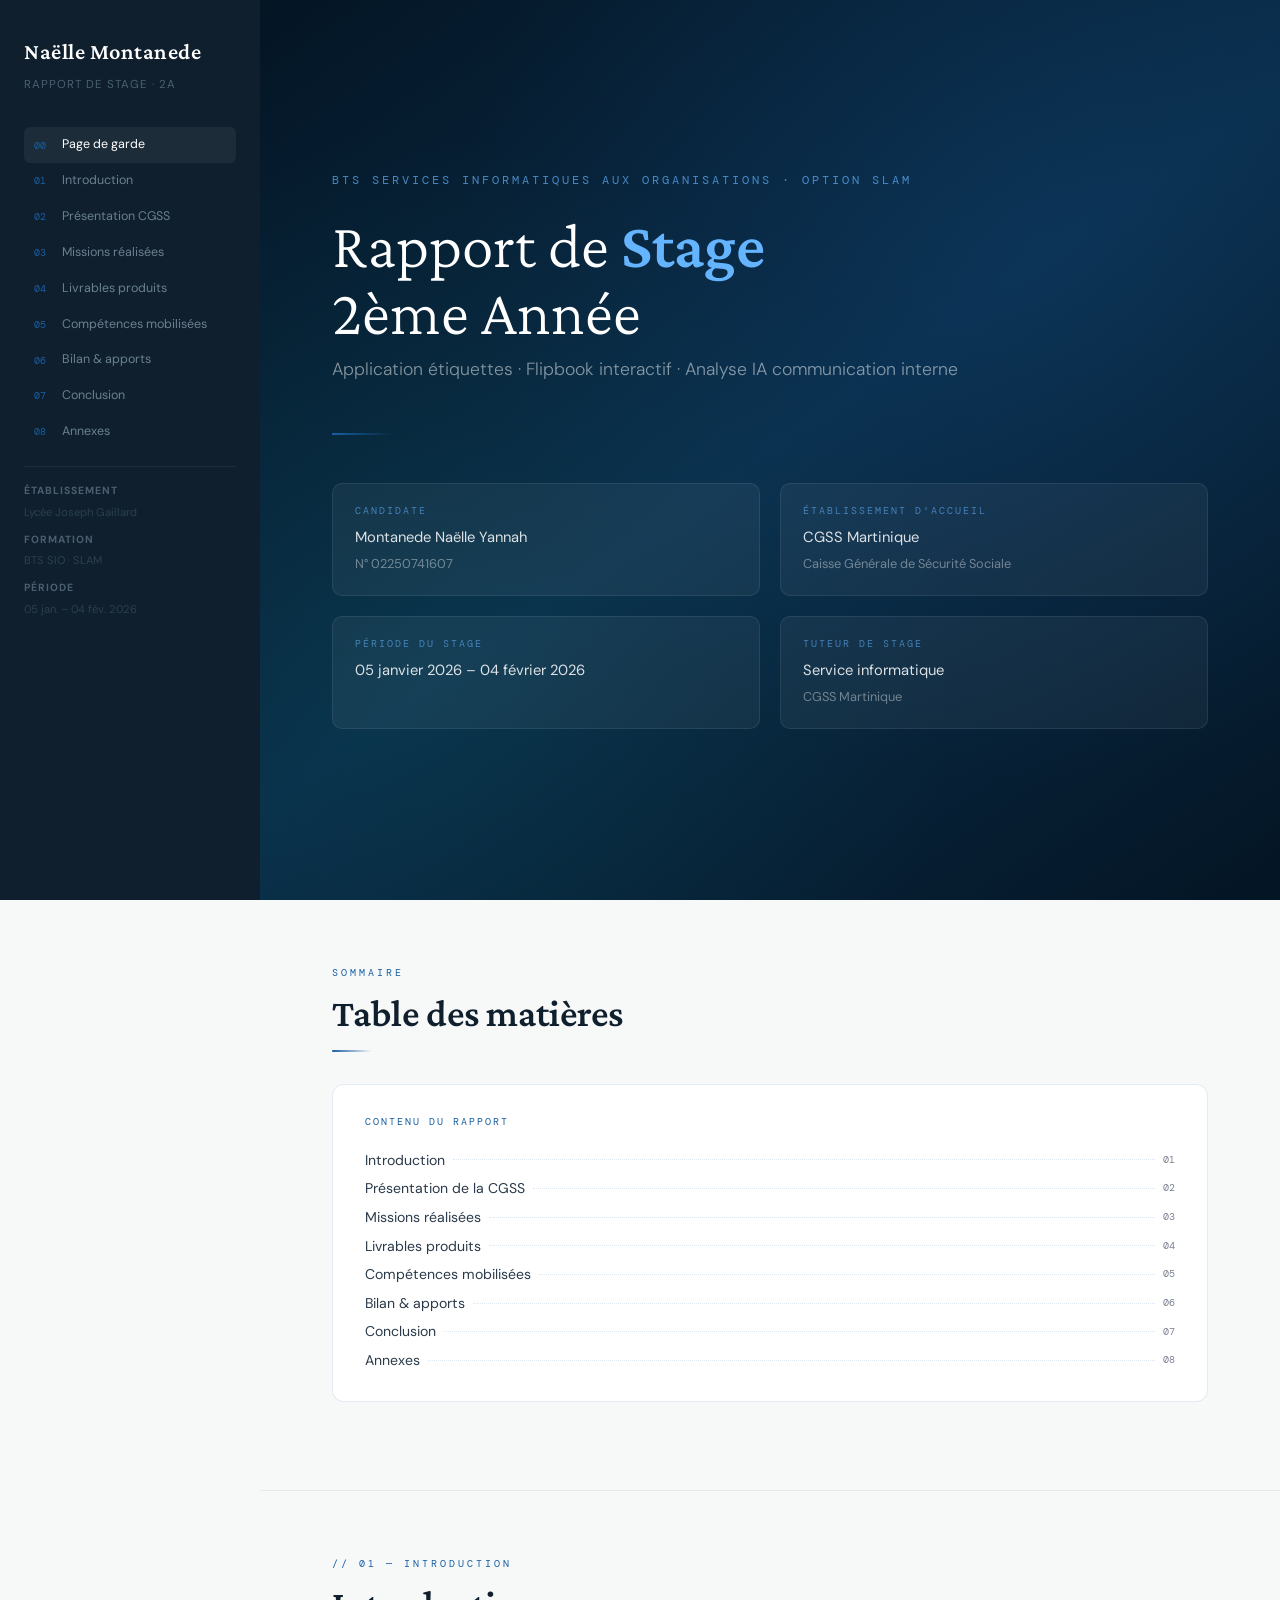
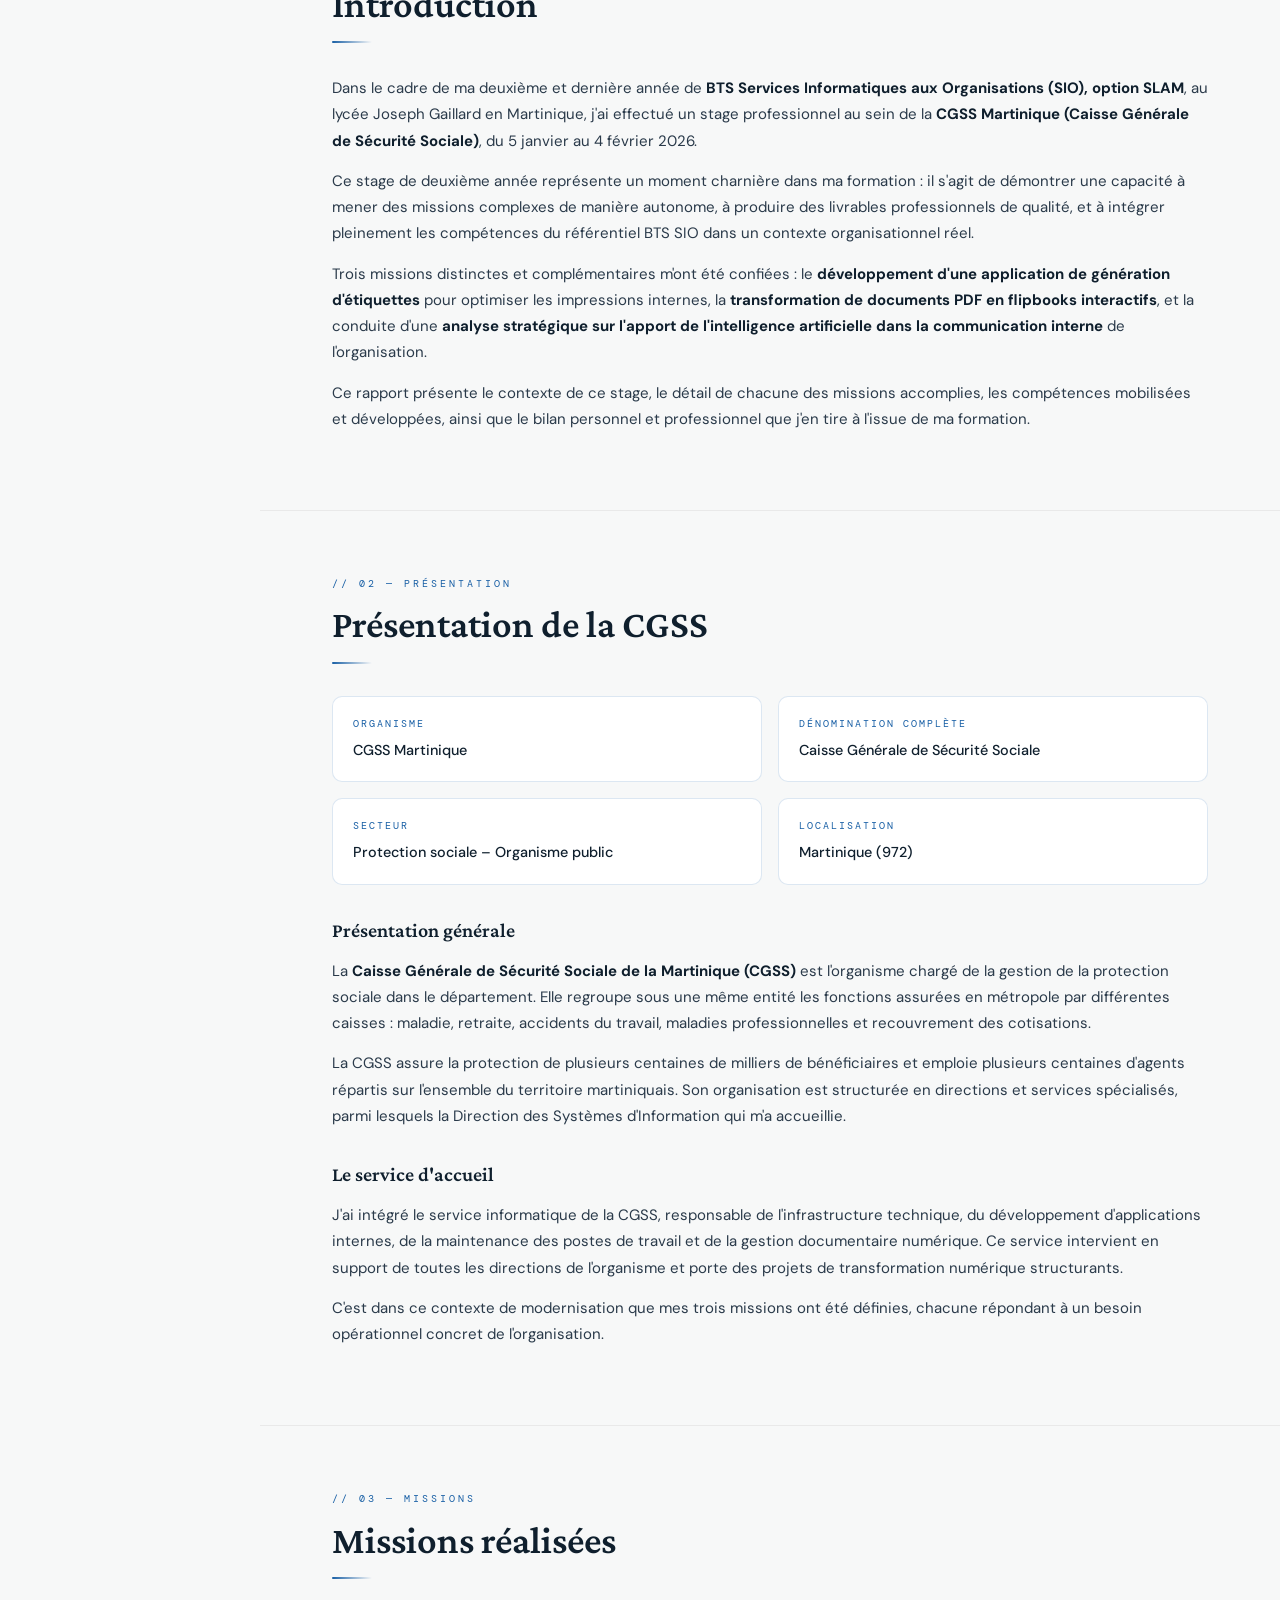
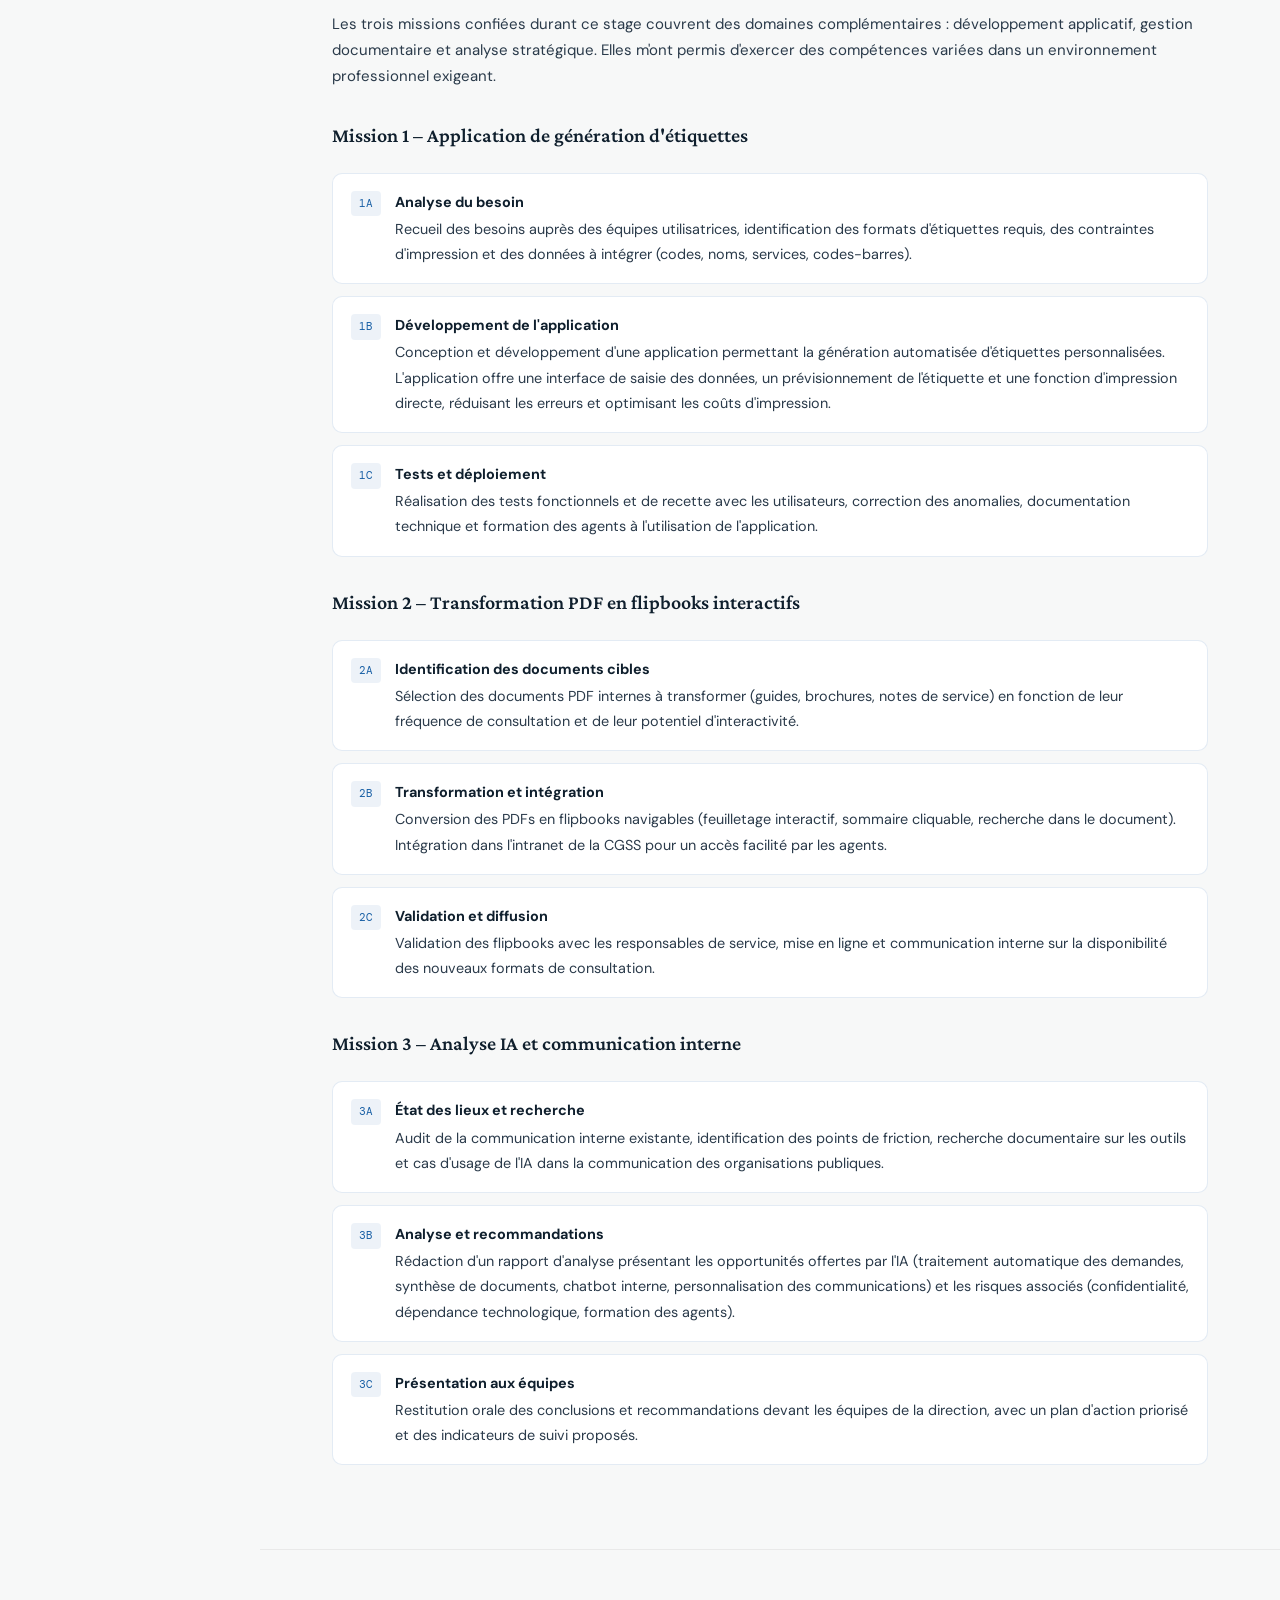
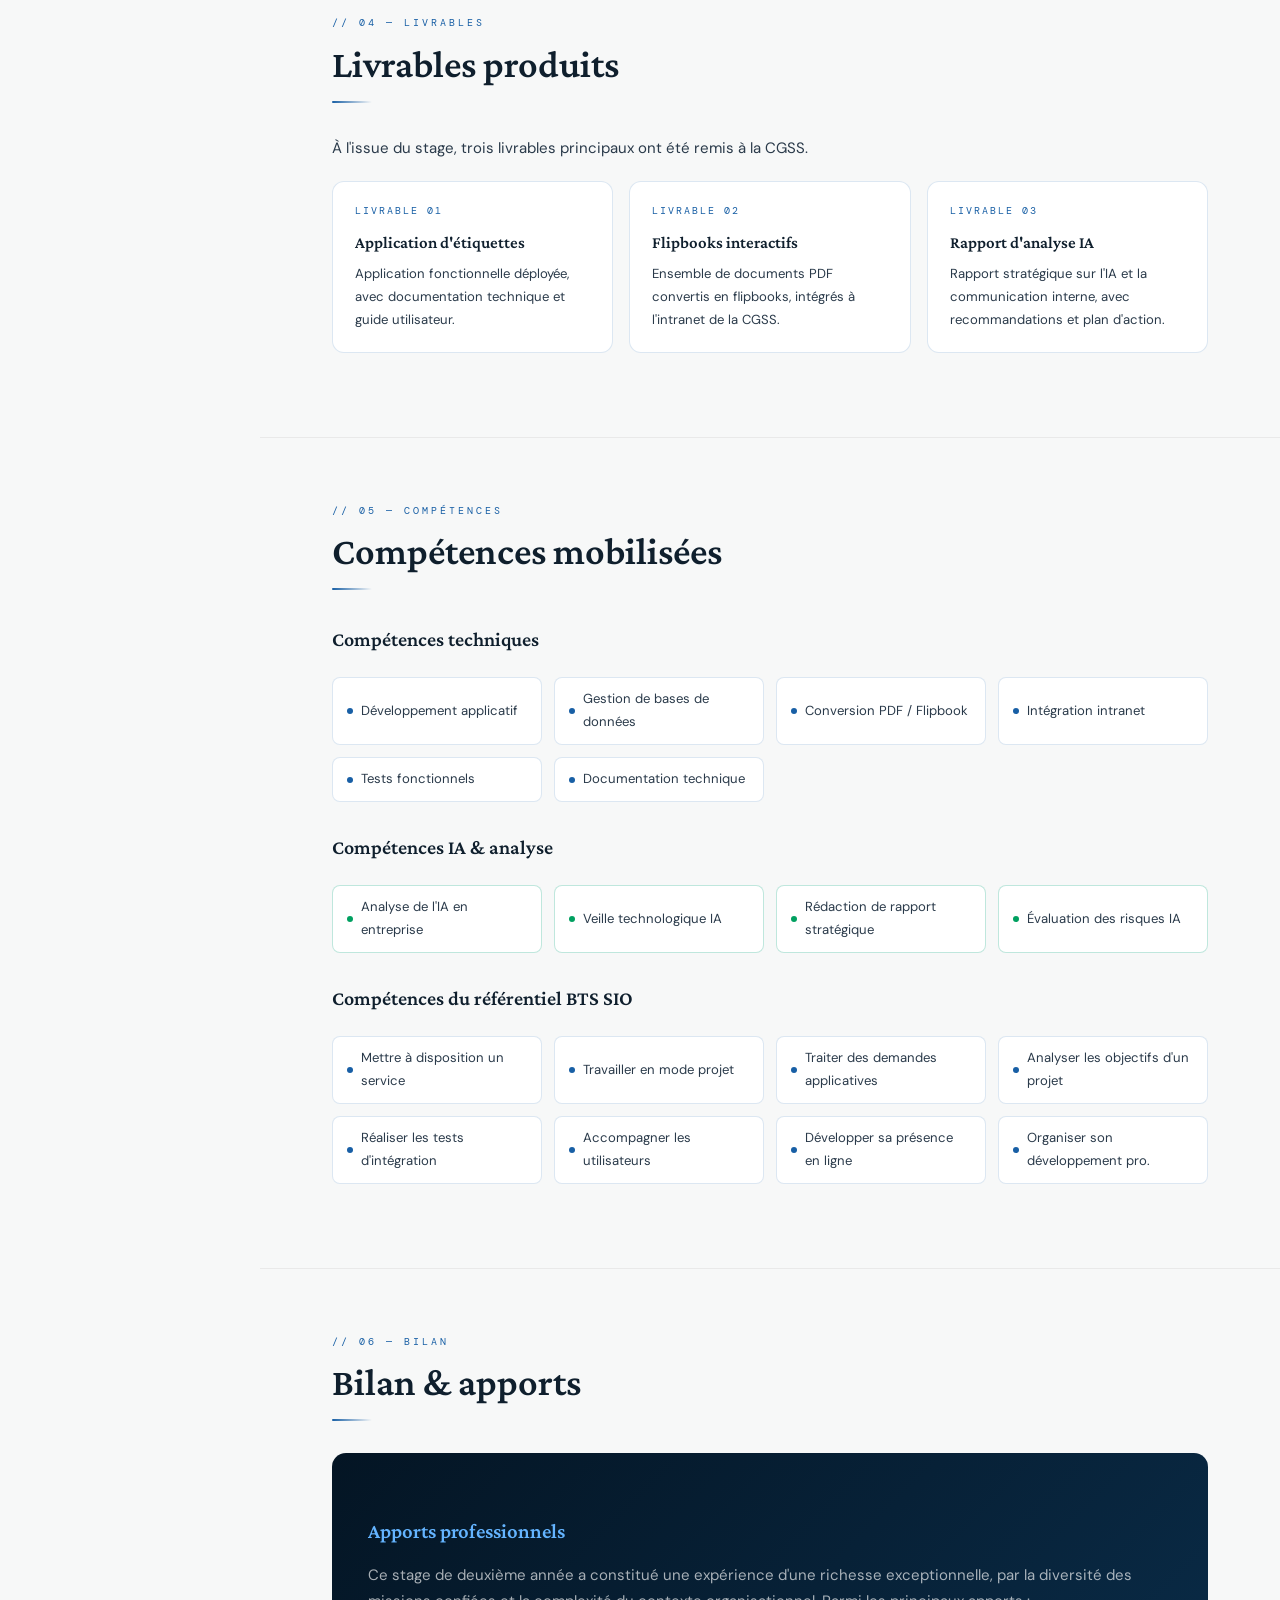
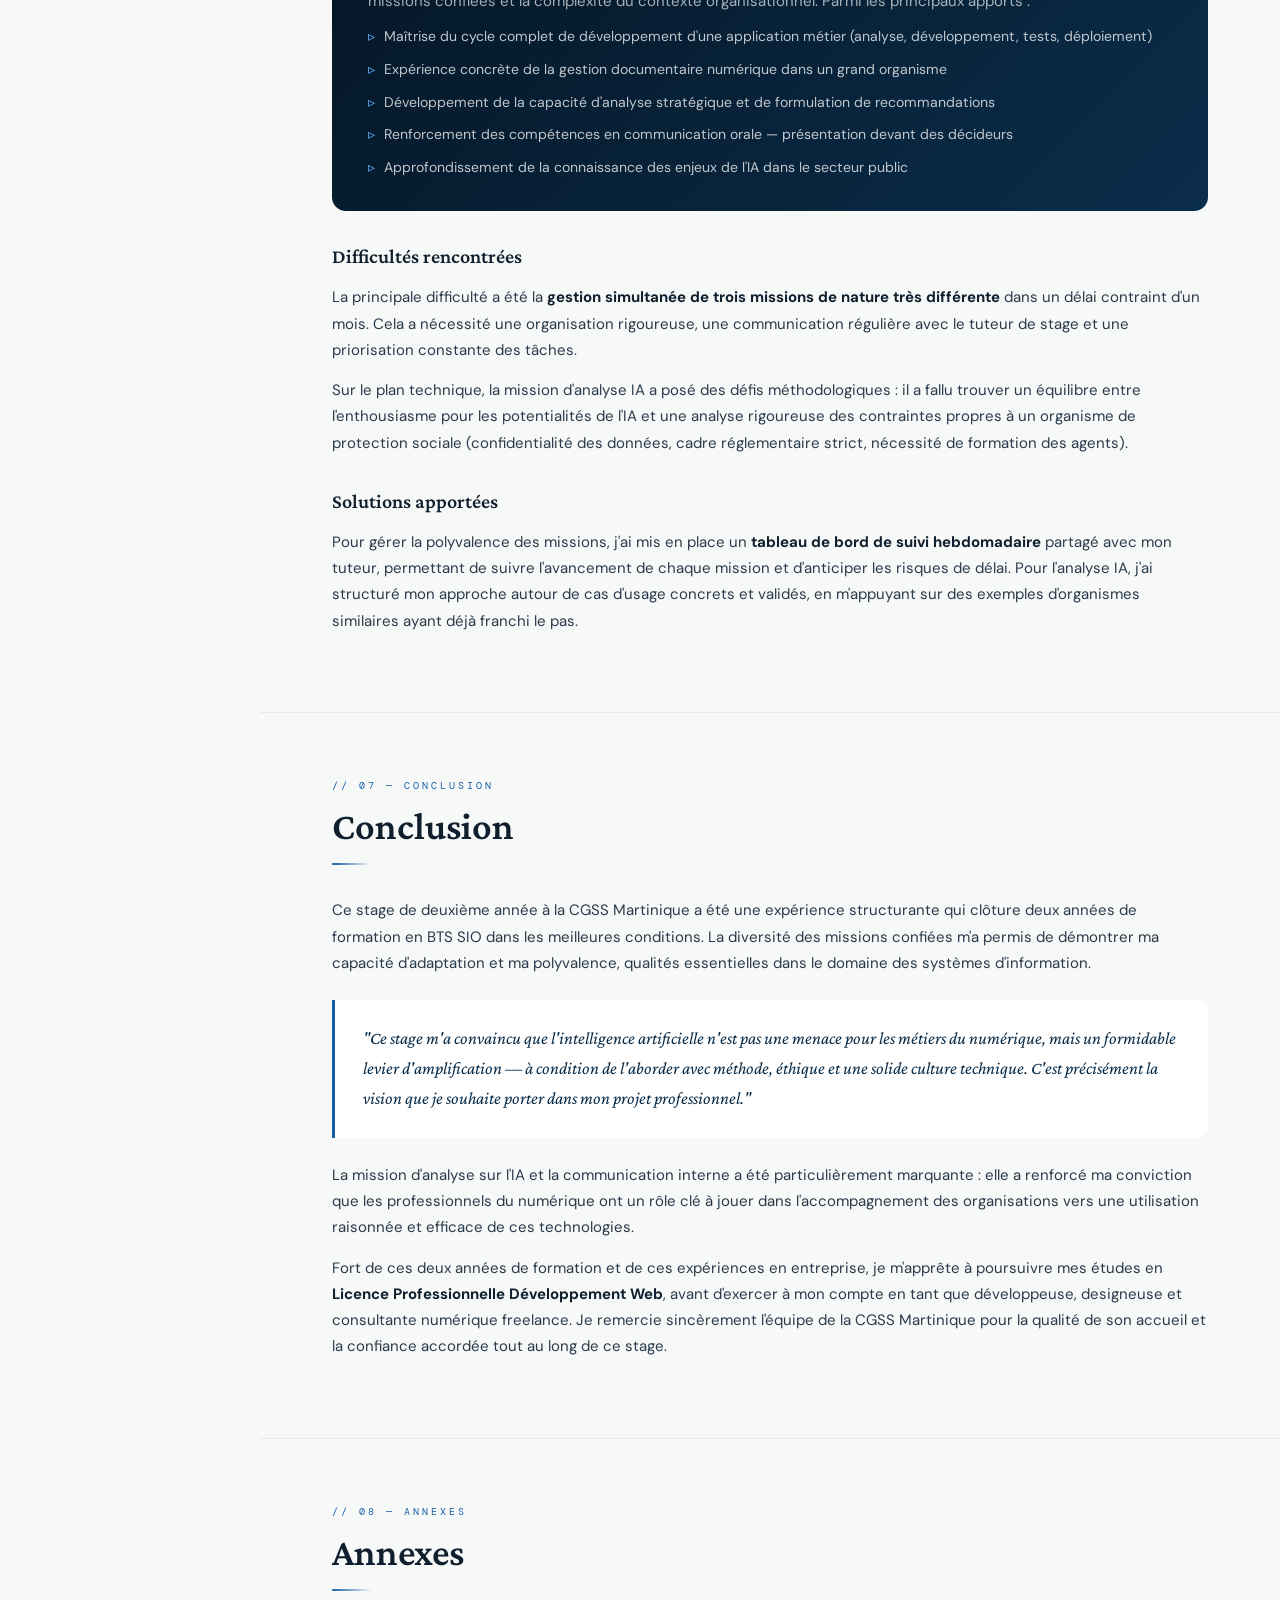
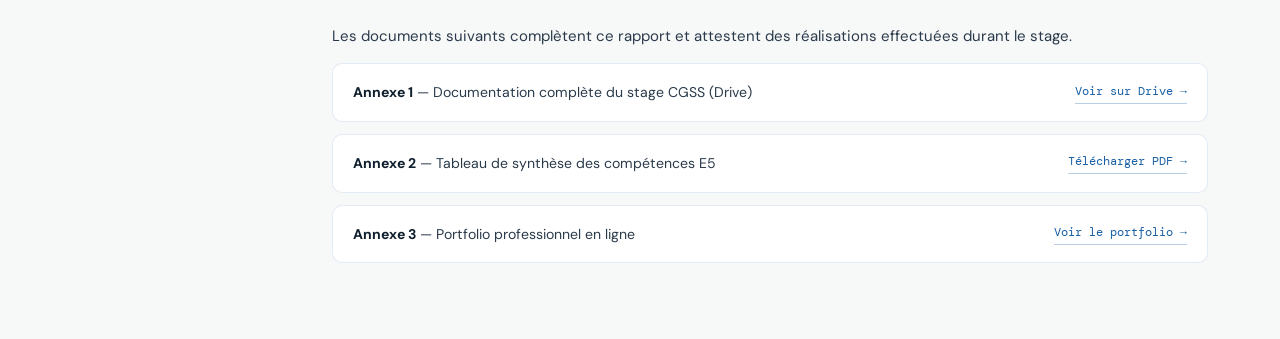
<file: rapport_stage2.html>
<!DOCTYPE html>
<html lang="fr">
<head>
<meta charset="UTF-8"/>
<meta name="viewport" content="width=device-width,initial-scale=1.0"/>
<title>Rapport de Stage – 2ème Année BTS SIO – Naëlle Montanede</title>
<link href="https://fonts.googleapis.com/css2?family=Crimson+Pro:ital,wght@0,300;0,400;0,600;1,300;1,400&family=DM+Sans:wght@300;400;500&family=DM+Mono:wght@400&display=swap" rel="stylesheet"/>
<style>
*{box-sizing:border-box;margin:0;padding:0}
html{scroll-behavior:smooth}
body{
  font-family:'DM Sans',sans-serif;
  font-size:15px;line-height:1.75;
  color:#1a1a1a;background:#f7f8f8;
}

/* ── SIDEBAR ── */
#sidebar{
  position:fixed;top:0;left:0;bottom:0;width:260px;
  background:#0f1f2d;color:#ccc;
  display:flex;flex-direction:column;
  padding:32px 24px;z-index:100;overflow-y:auto;
}
.sb-logo{
  font-family:'Crimson Pro',serif;font-size:1.4rem;font-weight:600;
  color:#fff;letter-spacing:0.5px;margin-bottom:4px;
}
.sb-sub{font-size:0.72rem;color:#4a6070;letter-spacing:1px;text-transform:uppercase;margin-bottom:32px;}
.sb-section a{
  display:flex;align-items:center;gap:8px;
  text-decoration:none;color:#6a8090;
  font-size:0.78rem;padding:7px 10px;border-radius:6px;
  transition:all 0.2s;
}
.sb-section a:hover,.sb-section a.active{
  color:#fff;background:rgba(255,255,255,0.06);
}
.sb-section a .num{
  font-family:'DM Mono',monospace;font-size:0.62rem;
  color:#185fa5;min-width:20px;
}
.sb-divider{height:1px;background:rgba(255,255,255,0.06);margin:16px 0;}
.sb-info{font-size:0.7rem;color:#2a4050;line-height:1.6;}
.sb-info strong{color:#4a6070;display:block;margin-bottom:4px;font-size:0.65rem;letter-spacing:1px;text-transform:uppercase;}

/* ── MAIN ── */
#main{margin-left:260px;min-height:100vh;}

/* ── PAGE DE GARDE ── */
#cover{
  background:linear-gradient(145deg,#041524 0%,#0a2d4a 50%,#041524 100%);
  color:#fff;min-height:100vh;
  display:flex;flex-direction:column;justify-content:center;
  padding:80px 72px;position:relative;overflow:hidden;
}
#cover::before{
  content:'';position:absolute;inset:0;
  background-image:radial-gradient(circle at 75% 25%,rgba(24,95,165,0.15) 0%,transparent 55%),
                   radial-gradient(circle at 15% 75%,rgba(0,160,120,0.08) 0%,transparent 50%);
}
.cover-eyebrow{
  font-family:'DM Mono',monospace;font-size:0.72rem;
  letter-spacing:3px;text-transform:uppercase;
  color:rgba(100,180,255,0.7);margin-bottom:20px;
  position:relative;z-index:1;
}
.cover-title{
  font-family:'Crimson Pro',serif;
  font-size:clamp(2.5rem,6vw,4rem);
  font-weight:300;line-height:1.05;
  color:#fff;margin-bottom:8px;
  position:relative;z-index:1;
}
.cover-title strong{font-weight:600;color:#64b4ff;}
.cover-subtitle{
  font-size:1.1rem;color:rgba(255,255,255,0.5);
  margin-bottom:48px;font-weight:300;
  position:relative;z-index:1;
}
.cover-rule{
  width:60px;height:2px;
  background:linear-gradient(90deg,#185fa5,transparent);
  margin-bottom:48px;position:relative;z-index:1;
}
.cover-grid{
  display:grid;grid-template-columns:1fr 1fr;gap:20px;
  position:relative;z-index:1;
}
.cover-block{
  background:rgba(255,255,255,0.05);
  border:1px solid rgba(255,255,255,0.08);
  border-radius:10px;padding:18px 22px;
}
.cover-block-label{
  font-family:'DM Mono',monospace;font-size:0.62rem;
  letter-spacing:2px;text-transform:uppercase;
  color:rgba(100,180,255,0.6);margin-bottom:6px;display:block;
}
.cover-block-val{font-size:0.92rem;color:rgba(255,255,255,0.85);}

/* ── SECTIONS ── */
.section{padding:64px 72px;border-bottom:1px solid rgba(0,0,0,0.06);}
.section:last-child{border-bottom:none;}
.section-eyebrow{
  font-family:'DM Mono',monospace;font-size:0.65rem;
  letter-spacing:3px;text-transform:uppercase;
  color:#185fa5;display:block;margin-bottom:10px;
}
.section-title{
  font-family:'Crimson Pro',serif;
  font-size:clamp(1.6rem,4vw,2.4rem);
  font-weight:600;color:#0f1f2d;
  margin-bottom:8px;line-height:1.1;
}
.section-rule{
  width:40px;height:2px;
  background:linear-gradient(90deg,#185fa5,transparent);
  margin:16px 0 32px;border-radius:2px;
}
h3{
  font-family:'Crimson Pro',serif;
  font-size:1.25rem;font-weight:600;
  color:#0f1f2d;margin:28px 0 10px;
}
p{color:#2a3a4a;margin-bottom:14px;}
strong{color:#0f1f2d;}

/* ── BOÎTES INFO ── */
.info-grid{display:grid;grid-template-columns:1fr 1fr;gap:16px;margin:24px 0;}
.info-box{
  background:#fff;border:1px solid rgba(24,95,165,0.15);
  border-radius:10px;padding:18px 20px;
}
.info-box-label{
  font-family:'DM Mono',monospace;font-size:0.62rem;
  letter-spacing:2px;text-transform:uppercase;
  color:#185fa5;margin-bottom:6px;display:block;
}
.info-box-val{font-size:0.9rem;color:#0f1f2d;font-weight:500;}

/* ── MISSIONS ── */
.mission-list{list-style:none;padding:0;display:flex;flex-direction:column;gap:12px;margin:20px 0;}
.mission-item{
  display:flex;align-items:flex-start;gap:14px;
  background:#fff;border:1px solid rgba(24,95,165,0.12);
  border-radius:10px;padding:16px 18px;
}
.mission-num{
  font-family:'DM Mono',monospace;font-size:0.7rem;
  color:#185fa5;background:rgba(24,95,165,0.08);
  padding:3px 8px;border-radius:4px;flex-shrink:0;margin-top:1px;
}
.mission-text{font-size:0.9rem;color:#2a3a4a;}
.mission-text strong{color:#0f1f2d;display:block;margin-bottom:2px;}

/* ── COMPÉTENCES ── */
.comp-grid{display:grid;grid-template-columns:repeat(auto-fit,minmax(200px,1fr));gap:12px;margin:20px 0;}
.comp-tag{
  background:#fff;border:1px solid rgba(24,95,165,0.15);
  border-radius:8px;padding:10px 14px;
  font-size:0.82rem;color:#2a3a4a;
  display:flex;align-items:center;gap:8px;
}
.comp-tag::before{content:'';width:6px;height:6px;background:#185fa5;border-radius:50%;flex-shrink:0;}
.ai-comp{border-color:rgba(0,160,120,0.25);}
.ai-comp::before{background:#00a060;}

/* ── BILAN ── */
.bilan-card{
  background:linear-gradient(135deg,#041524,#0a2d4a);
  border-radius:14px;padding:32px 36px;margin:24px 0;color:#fff;
}
.bilan-card h3{color:#64b4ff;font-family:'Crimson Pro',serif;font-size:1.3rem;margin-bottom:12px;}
.bilan-card p{color:rgba(255,255,255,0.65);margin-bottom:10px;}
.bilan-card ul{list-style:none;padding:0;display:flex;flex-direction:column;gap:8px;}
.bilan-card ul li{
  font-size:0.88rem;color:rgba(255,255,255,0.75);
  padding-left:16px;position:relative;
}
.bilan-card ul li::before{content:'▹';position:absolute;left:0;color:#64b4ff;}

/* ── LIVRABLES ── */
.livrable-grid{display:grid;grid-template-columns:repeat(auto-fit,minmax(240px,1fr));gap:16px;margin:20px 0;}
.livrable-card{
  background:#fff;border:1px solid rgba(24,95,165,0.15);
  border-radius:12px;padding:20px 22px;
}
.livrable-num{
  font-family:'DM Mono',monospace;font-size:0.62rem;
  color:#185fa5;letter-spacing:2px;text-transform:uppercase;
  margin-bottom:8px;display:block;
}
.livrable-card h4{
  font-family:'Crimson Pro',serif;font-size:1.05rem;
  font-weight:600;color:#0f1f2d;margin-bottom:6px;
}
.livrable-card p{font-size:0.82rem;color:#2a3a4a;margin:0;}

/* ── CONCLUSION ── */
.conclusion-box{
  background:#fff;border-left:3px solid #185fa5;
  border-radius:0 10px 10px 0;
  padding:24px 28px;margin:24px 0;
  font-family:'Crimson Pro',serif;font-size:1.1rem;
  color:#0a2d4a;font-style:italic;line-height:1.7;
}

/* ── ANNEXES ── */
.annexe-item{
  background:#fff;border:1px solid rgba(24,95,165,0.12);
  border-radius:10px;padding:16px 20px;margin-bottom:12px;
  display:flex;align-items:center;justify-content:space-between;gap:16px;
}
.annexe-item a{
  font-family:'DM Mono',monospace;font-size:0.72rem;
  color:#185fa5;text-decoration:none;
  border-bottom:1px solid rgba(24,95,165,0.3);
  padding-bottom:1px;
}
.annexe-item a:hover{color:#378add;}

/* ── TOC ── */
.toc{background:#fff;border:1px solid rgba(24,95,165,0.12);border-radius:12px;padding:28px 32px;margin:24px 0;}
.toc-title{font-family:'DM Mono',monospace;font-size:0.65rem;letter-spacing:2px;text-transform:uppercase;color:#185fa5;margin-bottom:16px;display:block;}
.toc-list{list-style:none;padding:0;display:flex;flex-direction:column;gap:4px;}
.toc-item{display:flex;align-items:center;gap:8px;}
.toc-item a{text-decoration:none;color:#2a3a4a;font-size:0.88rem;transition:color 0.2s;order:1;}
.toc-item a:hover{color:#185fa5;}
.toc-item::before{content:'';flex:1;border-bottom:1px dotted rgba(24,95,165,0.15);order:2;}
.toc-num{font-family:'DM Mono',monospace;font-size:0.65rem;color:#7a8090;order:3;}

/* RESPONSIVE */
@media(max-width:900px){
  #sidebar{display:none;}
  #main{margin-left:0;}
  .section{padding:48px 28px;}
  #cover{padding:60px 28px;}
  .cover-grid{grid-template-columns:1fr;}
  .info-grid{grid-template-columns:1fr;}
}
@media print{#sidebar{display:none;}#main{margin-left:0;}}
</style>
</head>
<body>

<nav id="sidebar">
  <div class="sb-logo">Naëlle Montanede</div>
  <div class="sb-sub">Rapport de stage · 2A</div>
  <div class="sb-section"><a href="#cover"><span class="num">00</span> Page de garde</a></div>
  <div class="sb-section"><a href="#intro"><span class="num">01</span> Introduction</a></div>
  <div class="sb-section"><a href="#entreprise"><span class="num">02</span> Présentation CGSS</a></div>
  <div class="sb-section"><a href="#missions"><span class="num">03</span> Missions réalisées</a></div>
  <div class="sb-section"><a href="#livrables"><span class="num">04</span> Livrables produits</a></div>
  <div class="sb-section"><a href="#competences"><span class="num">05</span> Compétences mobilisées</a></div>
  <div class="sb-section"><a href="#bilan"><span class="num">06</span> Bilan & apports</a></div>
  <div class="sb-section"><a href="#conclusion"><span class="num">07</span> Conclusion</a></div>
  <div class="sb-section"><a href="#annexes"><span class="num">08</span> Annexes</a></div>
  <div class="sb-divider"></div>
  <div class="sb-info">
    <strong>Établissement</strong>Lycée Joseph Gaillard
    <strong style="margin-top:10px;">Formation</strong>BTS SIO · SLAM
    <strong style="margin-top:10px;">Période</strong>05 jan. – 04 fév. 2026
  </div>
</nav>

<div id="main">

  <!-- COVER -->
  <div id="cover">
    <div class="cover-eyebrow">BTS Services Informatiques aux Organisations · Option SLAM</div>
    <h1 class="cover-title">Rapport de <strong>Stage</strong><br>2ème Année</h1>
    <p class="cover-subtitle">Application étiquettes · Flipbook interactif · Analyse IA communication interne</p>
    <div class="cover-rule"></div>
    <div class="cover-grid">
      <div class="cover-block">
        <span class="cover-block-label">Candidate</span>
        <div class="cover-block-val">Montanede Naëlle Yannah<br><span style="font-size:0.8rem;color:rgba(255,255,255,0.4);">N° 02250741607</span></div>
      </div>
      <div class="cover-block">
        <span class="cover-block-label">Établissement d'accueil</span>
        <div class="cover-block-val">CGSS Martinique<br><span style="font-size:0.8rem;color:rgba(255,255,255,0.4);">Caisse Générale de Sécurité Sociale</span></div>
      </div>
      <div class="cover-block">
        <span class="cover-block-label">Période du stage</span>
        <div class="cover-block-val">05 janvier 2026 – 04 février 2026</div>
      </div>
      <div class="cover-block">
        <span class="cover-block-label">Tuteur de stage</span>
        <div class="cover-block-val">Service informatique<br><span style="font-size:0.8rem;color:rgba(255,255,255,0.4);">CGSS Martinique</span></div>
      </div>
    </div>
  </div>

  <!-- TABLE DES MATIÈRES -->
  <div class="section">
    <span class="section-eyebrow">Sommaire</span>
    <h2 class="section-title">Table des matières</h2>
    <div class="section-rule"></div>
    <div class="toc">
      <span class="toc-title">Contenu du rapport</span>
      <ul class="toc-list">
        <li class="toc-item"><a href="#intro">Introduction</a><span class="toc-num">01</span></li>
        <li class="toc-item"><a href="#entreprise">Présentation de la CGSS</a><span class="toc-num">02</span></li>
        <li class="toc-item"><a href="#missions">Missions réalisées</a><span class="toc-num">03</span></li>
        <li class="toc-item"><a href="#livrables">Livrables produits</a><span class="toc-num">04</span></li>
        <li class="toc-item"><a href="#competences">Compétences mobilisées</a><span class="toc-num">05</span></li>
        <li class="toc-item"><a href="#bilan">Bilan &amp; apports</a><span class="toc-num">06</span></li>
        <li class="toc-item"><a href="#conclusion">Conclusion</a><span class="toc-num">07</span></li>
        <li class="toc-item"><a href="#annexes">Annexes</a><span class="toc-num">08</span></li>
      </ul>
    </div>
  </div>

  <!-- INTRODUCTION -->
  <div class="section" id="intro">
    <span class="section-eyebrow">// 01 — Introduction</span>
    <h2 class="section-title">Introduction</h2>
    <div class="section-rule"></div>
    <p>Dans le cadre de ma deuxième et dernière année de <strong>BTS Services Informatiques aux Organisations (SIO), option SLAM</strong>, au lycée Joseph Gaillard en Martinique, j'ai effectué un stage professionnel au sein de la <strong>CGSS Martinique (Caisse Générale de Sécurité Sociale)</strong>, du 5 janvier au 4 février 2026.</p>
    <p>Ce stage de deuxième année représente un moment charnière dans ma formation : il s'agit de démontrer une capacité à mener des missions complexes de manière autonome, à produire des livrables professionnels de qualité, et à intégrer pleinement les compétences du référentiel BTS SIO dans un contexte organisationnel réel.</p>
    <p>Trois missions distinctes et complémentaires m'ont été confiées : le <strong>développement d'une application de génération d'étiquettes</strong> pour optimiser les impressions internes, la <strong>transformation de documents PDF en flipbooks interactifs</strong>, et la conduite d'une <strong>analyse stratégique sur l'apport de l'intelligence artificielle dans la communication interne</strong> de l'organisation.</p>
    <p>Ce rapport présente le contexte de ce stage, le détail de chacune des missions accomplies, les compétences mobilisées et développées, ainsi que le bilan personnel et professionnel que j'en tire à l'issue de ma formation.</p>
  </div>

  <!-- ENTREPRISE -->
  <div class="section" id="entreprise">
    <span class="section-eyebrow">// 02 — Présentation</span>
    <h2 class="section-title">Présentation de la CGSS</h2>
    <div class="section-rule"></div>

    <div class="info-grid">
      <div class="info-box">
        <span class="info-box-label">Organisme</span>
        <div class="info-box-val">CGSS Martinique</div>
      </div>
      <div class="info-box">
        <span class="info-box-label">Dénomination complète</span>
        <div class="info-box-val">Caisse Générale de Sécurité Sociale</div>
      </div>
      <div class="info-box">
        <span class="info-box-label">Secteur</span>
        <div class="info-box-val">Protection sociale – Organisme public</div>
      </div>
      <div class="info-box">
        <span class="info-box-label">Localisation</span>
        <div class="info-box-val">Martinique (972)</div>
      </div>
    </div>

    <h3>Présentation générale</h3>
    <p>La <strong>Caisse Générale de Sécurité Sociale de la Martinique (CGSS)</strong> est l'organisme chargé de la gestion de la protection sociale dans le département. Elle regroupe sous une même entité les fonctions assurées en métropole par différentes caisses : maladie, retraite, accidents du travail, maladies professionnelles et recouvrement des cotisations.</p>
    <p>La CGSS assure la protection de plusieurs centaines de milliers de bénéficiaires et emploie plusieurs centaines d'agents répartis sur l'ensemble du territoire martiniquais. Son organisation est structurée en directions et services spécialisés, parmi lesquels la Direction des Systèmes d'Information qui m'a accueillie.</p>

    <h3>Le service d'accueil</h3>
    <p>J'ai intégré le service informatique de la CGSS, responsable de l'infrastructure technique, du développement d'applications internes, de la maintenance des postes de travail et de la gestion documentaire numérique. Ce service intervient en support de toutes les directions de l'organisme et porte des projets de transformation numérique structurants.</p>
    <p>C'est dans ce contexte de modernisation que mes trois missions ont été définies, chacune répondant à un besoin opérationnel concret de l'organisation.</p>
  </div>

  <!-- MISSIONS -->
  <div class="section" id="missions">
    <span class="section-eyebrow">// 03 — Missions</span>
    <h2 class="section-title">Missions réalisées</h2>
    <div class="section-rule"></div>

    <p>Les trois missions confiées durant ce stage couvrent des domaines complémentaires : développement applicatif, gestion documentaire et analyse stratégique. Elles m'ont permis d'exercer des compétences variées dans un environnement professionnel exigeant.</p>

    <h3>Mission 1 – Application de génération d'étiquettes</h3>
    <ul class="mission-list">
      <li class="mission-item">
        <span class="mission-num">1A</span>
        <div class="mission-text">
          <strong>Analyse du besoin</strong>
          Recueil des besoins auprès des équipes utilisatrices, identification des formats d'étiquettes requis, des contraintes d'impression et des données à intégrer (codes, noms, services, codes-barres).
        </div>
      </li>
      <li class="mission-item">
        <span class="mission-num">1B</span>
        <div class="mission-text">
          <strong>Développement de l'application</strong>
          Conception et développement d'une application permettant la génération automatisée d'étiquettes personnalisées. L'application offre une interface de saisie des données, un prévisionnement de l'étiquette et une fonction d'impression directe, réduisant les erreurs et optimisant les coûts d'impression.
        </div>
      </li>
      <li class="mission-item">
        <span class="mission-num">1C</span>
        <div class="mission-text">
          <strong>Tests et déploiement</strong>
          Réalisation des tests fonctionnels et de recette avec les utilisateurs, correction des anomalies, documentation technique et formation des agents à l'utilisation de l'application.
        </div>
      </li>
    </ul>

    <h3>Mission 2 – Transformation PDF en flipbooks interactifs</h3>
    <ul class="mission-list">
      <li class="mission-item">
        <span class="mission-num">2A</span>
        <div class="mission-text">
          <strong>Identification des documents cibles</strong>
          Sélection des documents PDF internes à transformer (guides, brochures, notes de service) en fonction de leur fréquence de consultation et de leur potentiel d'interactivité.
        </div>
      </li>
      <li class="mission-item">
        <span class="mission-num">2B</span>
        <div class="mission-text">
          <strong>Transformation et intégration</strong>
          Conversion des PDFs en flipbooks navigables (feuilletage interactif, sommaire cliquable, recherche dans le document). Intégration dans l'intranet de la CGSS pour un accès facilité par les agents.
        </div>
      </li>
      <li class="mission-item">
        <span class="mission-num">2C</span>
        <div class="mission-text">
          <strong>Validation et diffusion</strong>
          Validation des flipbooks avec les responsables de service, mise en ligne et communication interne sur la disponibilité des nouveaux formats de consultation.
        </div>
      </li>
    </ul>

    <h3>Mission 3 – Analyse IA et communication interne</h3>
    <ul class="mission-list">
      <li class="mission-item">
        <span class="mission-num">3A</span>
        <div class="mission-text">
          <strong>État des lieux et recherche</strong>
          Audit de la communication interne existante, identification des points de friction, recherche documentaire sur les outils et cas d'usage de l'IA dans la communication des organisations publiques.
        </div>
      </li>
      <li class="mission-item">
        <span class="mission-num">3B</span>
        <div class="mission-text">
          <strong>Analyse et recommandations</strong>
          Rédaction d'un rapport d'analyse présentant les opportunités offertes par l'IA (traitement automatique des demandes, synthèse de documents, chatbot interne, personnalisation des communications) et les risques associés (confidentialité, dépendance technologique, formation des agents).
        </div>
      </li>
      <li class="mission-item">
        <span class="mission-num">3C</span>
        <div class="mission-text">
          <strong>Présentation aux équipes</strong>
          Restitution orale des conclusions et recommandations devant les équipes de la direction, avec un plan d'action priorisé et des indicateurs de suivi proposés.
        </div>
      </li>
    </ul>
  </div>

  <!-- LIVRABLES -->
  <div class="section" id="livrables">
    <span class="section-eyebrow">// 04 — Livrables</span>
    <h2 class="section-title">Livrables produits</h2>
    <div class="section-rule"></div>
    <p>À l'issue du stage, trois livrables principaux ont été remis à la CGSS.</p>
    <div class="livrable-grid">
      <div class="livrable-card">
        <span class="livrable-num">Livrable 01</span>
        <h4>Application d'étiquettes</h4>
        <p>Application fonctionnelle déployée, avec documentation technique et guide utilisateur.</p>
      </div>
      <div class="livrable-card">
        <span class="livrable-num">Livrable 02</span>
        <h4>Flipbooks interactifs</h4>
        <p>Ensemble de documents PDF convertis en flipbooks, intégrés à l'intranet de la CGSS.</p>
      </div>
      <div class="livrable-card">
        <span class="livrable-num">Livrable 03</span>
        <h4>Rapport d'analyse IA</h4>
        <p>Rapport stratégique sur l'IA et la communication interne, avec recommandations et plan d'action.</p>
      </div>
    </div>
  </div>

  <!-- COMPÉTENCES -->
  <div class="section" id="competences">
    <span class="section-eyebrow">// 05 — Compétences</span>
    <h2 class="section-title">Compétences mobilisées</h2>
    <div class="section-rule"></div>

    <h3>Compétences techniques</h3>
    <div class="comp-grid">
      <div class="comp-tag">Développement applicatif</div>
      <div class="comp-tag">Gestion de bases de données</div>
      <div class="comp-tag">Conversion PDF / Flipbook</div>
      <div class="comp-tag">Intégration intranet</div>
      <div class="comp-tag">Tests fonctionnels</div>
      <div class="comp-tag">Documentation technique</div>
    </div>

    <h3>Compétences IA &amp; analyse</h3>
    <div class="comp-grid">
      <div class="comp-tag ai-comp">Analyse de l'IA en entreprise</div>
      <div class="comp-tag ai-comp">Veille technologique IA</div>
      <div class="comp-tag ai-comp">Rédaction de rapport stratégique</div>
      <div class="comp-tag ai-comp">Évaluation des risques IA</div>
    </div>

    <h3>Compétences du référentiel BTS SIO</h3>
    <div class="comp-grid">
      <div class="comp-tag">Mettre à disposition un service</div>
      <div class="comp-tag">Travailler en mode projet</div>
      <div class="comp-tag">Traiter des demandes applicatives</div>
      <div class="comp-tag">Analyser les objectifs d'un projet</div>
      <div class="comp-tag">Réaliser les tests d'intégration</div>
      <div class="comp-tag">Accompagner les utilisateurs</div>
      <div class="comp-tag">Développer sa présence en ligne</div>
      <div class="comp-tag">Organiser son développement pro.</div>
    </div>
  </div>

  <!-- BILAN -->
  <div class="section" id="bilan">
    <span class="section-eyebrow">// 06 — Bilan</span>
    <h2 class="section-title">Bilan &amp; apports</h2>
    <div class="section-rule"></div>

    <div class="bilan-card">
      <h3>Apports professionnels</h3>
      <p>Ce stage de deuxième année a constitué une expérience d'une richesse exceptionnelle, par la diversité des missions confiées et la complexité du contexte organisationnel. Parmi les principaux apports :</p>
      <ul>
        <li>Maîtrise du cycle complet de développement d'une application métier (analyse, développement, tests, déploiement)</li>
        <li>Expérience concrète de la gestion documentaire numérique dans un grand organisme</li>
        <li>Développement de la capacité d'analyse stratégique et de formulation de recommandations</li>
        <li>Renforcement des compétences en communication orale — présentation devant des décideurs</li>
        <li>Approfondissement de la connaissance des enjeux de l'IA dans le secteur public</li>
      </ul>
    </div>

    <h3>Difficultés rencontrées</h3>
    <p>La principale difficulté a été la <strong>gestion simultanée de trois missions de nature très différente</strong> dans un délai contraint d'un mois. Cela a nécessité une organisation rigoureuse, une communication régulière avec le tuteur de stage et une priorisation constante des tâches.</p>
    <p>Sur le plan technique, la mission d'analyse IA a posé des défis méthodologiques : il a fallu trouver un équilibre entre l'enthousiasme pour les potentialités de l'IA et une analyse rigoureuse des contraintes propres à un organisme de protection sociale (confidentialité des données, cadre réglementaire strict, nécessité de formation des agents).</p>

    <h3>Solutions apportées</h3>
    <p>Pour gérer la polyvalence des missions, j'ai mis en place un <strong>tableau de bord de suivi hebdomadaire</strong> partagé avec mon tuteur, permettant de suivre l'avancement de chaque mission et d'anticiper les risques de délai. Pour l'analyse IA, j'ai structuré mon approche autour de cas d'usage concrets et validés, en m'appuyant sur des exemples d'organismes similaires ayant déjà franchi le pas.</p>
  </div>

  <!-- CONCLUSION -->
  <div class="section" id="conclusion">
    <span class="section-eyebrow">// 07 — Conclusion</span>
    <h2 class="section-title">Conclusion</h2>
    <div class="section-rule"></div>

    <p>Ce stage de deuxième année à la CGSS Martinique a été une expérience structurante qui clôture deux années de formation en BTS SIO dans les meilleures conditions. La diversité des missions confiées m'a permis de démontrer ma capacité d'adaptation et ma polyvalence, qualités essentielles dans le domaine des systèmes d'information.</p>

    <div class="conclusion-box">
      "Ce stage m'a convaincu que l'intelligence artificielle n'est pas une menace pour les métiers du numérique, mais un formidable levier d'amplification — à condition de l'aborder avec méthode, éthique et une solide culture technique. C'est précisément la vision que je souhaite porter dans mon projet professionnel."
    </div>

    <p>La mission d'analyse sur l'IA et la communication interne a été particulièrement marquante : elle a renforcé ma conviction que les professionnels du numérique ont un rôle clé à jouer dans l'accompagnement des organisations vers une utilisation raisonnée et efficace de ces technologies.</p>
    <p>Fort de ces deux années de formation et de ces expériences en entreprise, je m'apprête à poursuivre mes études en <strong>Licence Professionnelle Développement Web</strong>, avant d'exercer à mon compte en tant que développeuse, designeuse et consultante numérique freelance. Je remercie sincèrement l'équipe de la CGSS Martinique pour la qualité de son accueil et la confiance accordée tout au long de ce stage.</p>
  </div>

  <!-- ANNEXES -->
  <div class="section" id="annexes">
    <span class="section-eyebrow">// 08 — Annexes</span>
    <h2 class="section-title">Annexes</h2>
    <div class="section-rule"></div>

    <p>Les documents suivants complètent ce rapport et attestent des réalisations effectuées durant le stage.</p>

    <div class="annexe-item">
      <span style="font-size:0.88rem;color:#2a3a4a;"><strong>Annexe 1</strong> — Documentation complète du stage CGSS (Drive)</span>
      <a href="https://drive.google.com/drive/folders/1X0P2OY9Rb79i858r5gmqNkSkvto8nKG_?usp=sharing" target="_blank">Voir sur Drive →</a>
    </div>
    <div class="annexe-item">
      <span style="font-size:0.88rem;color:#2a3a4a;"><strong>Annexe 2</strong> — Tableau de synthèse des compétences E5</span>
      <a href="tableau_synthese.pdf" target="_blank">Télécharger PDF →</a>
    </div>
    <div class="annexe-item">
      <span style="font-size:0.88rem;color:#2a3a4a;"><strong>Annexe 3</strong> — Portfolio professionnel en ligne</span>
      <a href="https://naelle-montanede.github.io/portfolio-naelle/" target="_blank">Voir le portfolio →</a>
    </div>
  </div>

</div>

<script>
const sections=document.querySelectorAll('.section[id],#cover');
const links=document.querySelectorAll('#sidebar a');
const obs=new IntersectionObserver(entries=>{
  entries.forEach(e=>{
    if(e.isIntersecting){
      links.forEach(l=>l.classList.remove('active'));
      const id=e.target.id||'cover';
      const link=document.querySelector(`#sidebar a[href="#${id}"]`);
      if(link)link.classList.add('active');
    }
  });
},{threshold:0.4});
sections.forEach(s=>obs.observe(s));
</script>
</body>
</html>
</file>
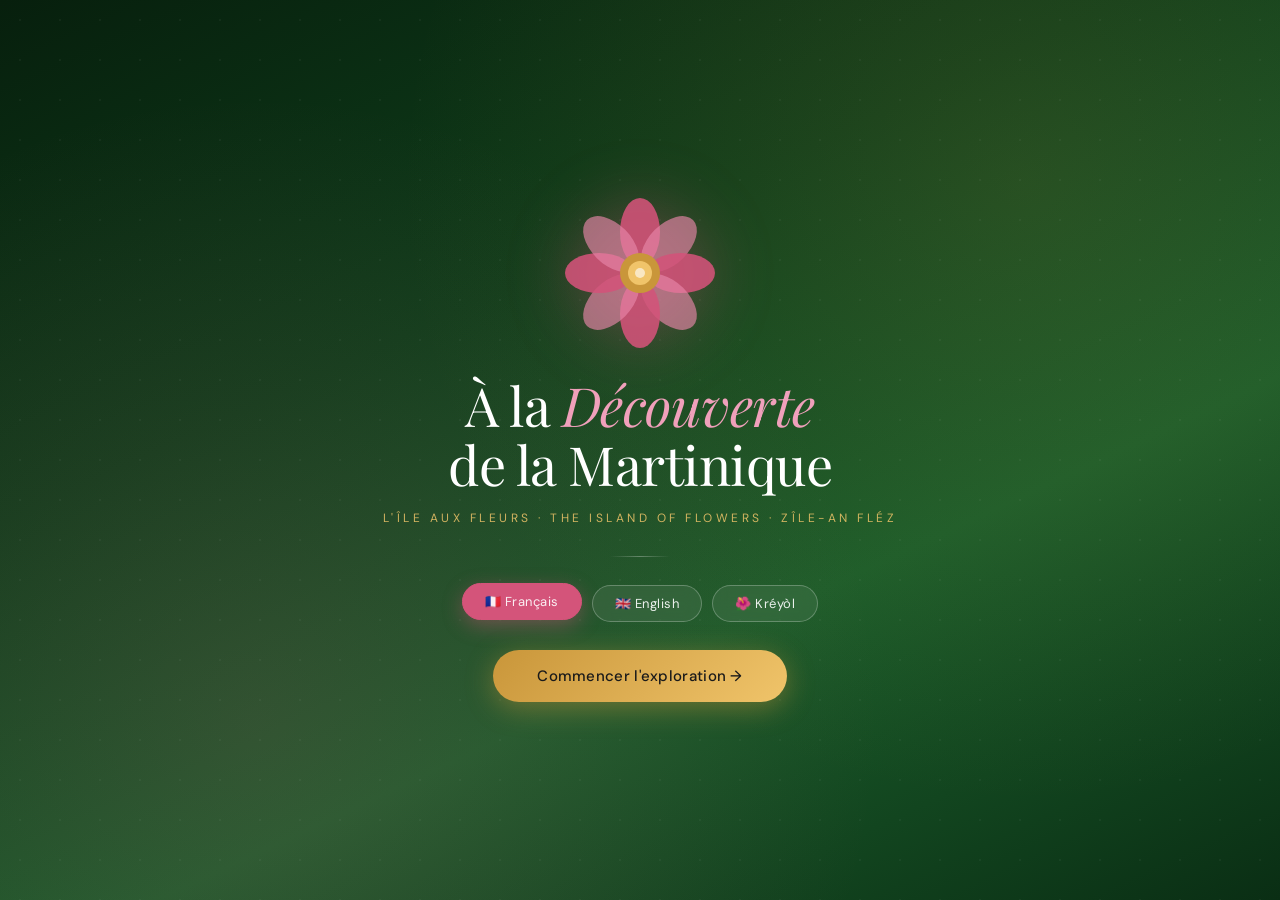
<file: siteRando.html>
<!DOCTYPE html>
<html lang="fr">
<head>
<meta charset="UTF-8">
<meta name="viewport" content="width=device-width, initial-scale=1.0">
<title>À la Découverte de la Martinique — Randonnées</title>
<link href="https://fonts.googleapis.com/css2?family=Playfair+Display:ital,wght@0,700;1,400&family=DM+Sans:wght@300;400;500&display=swap" rel="stylesheet">
<style>
*{margin:0;padding:0;box-sizing:border-box}
:root{
  --vert:#1a5c2a;
  --vert-light:#2d8a42;
  --vert-pale:#e8f5eb;
  --rose:#d4547a;
  --rose-light:#f0a0bb;
  --rose-pale:#fdeef4;
  --or:#c9963a;
  --or-light:#f0c46a;
  --blanc:#fafaf7;
  --texte:#1a1a1a;
  --texte-muted:#5a6a55;
  --shadow-sm:0 2px 12px rgba(0,0,0,.06);
  --shadow-md:0 4px 24px rgba(0,0,0,.10);
  --shadow-lg:0 12px 40px rgba(26,92,42,.18);
}
html{scroll-behavior:smooth}
body{font-family:'DM Sans',sans-serif;background:var(--blanc);color:var(--texte);overflow-x:hidden;line-height:1.6}

/* ══════════════════════════════
   SPLASH SCREEN
══════════════════════════════ */
#splash{
  position:fixed;inset:0;z-index:9999;
  background:linear-gradient(155deg,#071f0d 0%,#0e3d1a 35%,#1a5c2a 65%,#0a2e14 100%);
  display:flex;flex-direction:column;align-items:center;justify-content:center;
  transition:opacity .9s ease,transform .9s ease;
  overflow:hidden;
}
#splash::before{
  content:'';position:absolute;inset:0;
  background-image:radial-gradient(circle at 20% 80%,rgba(212,84,122,.15) 0%,transparent 50%),
                   radial-gradient(circle at 80% 20%,rgba(201,150,58,.12) 0%,transparent 50%);
}
#splash::after{
  content:'';position:absolute;inset:0;
  background-image:radial-gradient(circle,rgba(255,255,255,.04) 1px,transparent 1px);
  background-size:40px 40px;
}
#splash.hide{opacity:0;transform:scale(1.05);pointer-events:none}

.splash-flower{
  width:150px;height:150px;margin-bottom:28px;
  animation:spinIn 1.3s cubic-bezier(.22,1,.36,1) both;
  position:relative;z-index:2;
  filter:drop-shadow(0 0 32px rgba(212,84,122,.4));
}
@keyframes spinIn{
  from{opacity:0;transform:rotate(-45deg) scale(.3)}
  to{opacity:1;transform:rotate(0) scale(1)}
}

.splash-title{
  font-family:'Playfair Display',serif;
  font-size:clamp(30px,5.5vw,54px);
  color:#fff;text-align:center;line-height:1.1;letter-spacing:-.5px;
  animation:fadeUp .9s .5s both;
  position:relative;z-index:2;
}
.splash-title em{color:var(--rose-light);font-style:italic}

.splash-subtitle{
  font-size:12px;letter-spacing:3.5px;text-transform:uppercase;
  color:rgba(240,196,106,.85);margin-top:14px;
  animation:fadeUp .9s .7s both;text-align:center;
  position:relative;z-index:2;
}

.splash-divider{
  width:60px;height:1px;background:linear-gradient(90deg,transparent,rgba(255,255,255,.3),transparent);
  margin:28px auto;animation:fadeUp .9s .85s both;position:relative;z-index:2;
}

.splash-lang{
  display:flex;gap:10px;margin-bottom:28px;
  animation:fadeUp .9s .9s both;position:relative;z-index:2;
}
.splash-lang button{
  padding:9px 22px;border-radius:50px;
  border:1.5px solid rgba(255,255,255,.25);
  background:rgba(255,255,255,.07);color:rgba(255,255,255,.9);
  font-size:13px;font-family:'DM Sans',sans-serif;
  cursor:pointer;transition:all .22s;letter-spacing:.5px;backdrop-filter:blur(8px);
}
.splash-lang button:hover,.splash-lang button.active{
  background:var(--rose);border-color:var(--rose);
  transform:translateY(-2px);box-shadow:0 6px 20px rgba(212,84,122,.4);
}

.splash-enter{
  padding:16px 44px;border-radius:50px;
  background:linear-gradient(135deg,var(--or) 0%,var(--or-light) 100%);
  color:#1a1a1a;font-weight:500;font-size:15px;border:none;cursor:pointer;
  font-family:'DM Sans',sans-serif;letter-spacing:.3px;
  animation:fadeUp .9s 1.1s both;
  transition:transform .22s,box-shadow .22s;
  box-shadow:0 6px 28px rgba(201,150,58,.45);
  position:relative;z-index:2;
}
.splash-enter:hover{transform:translateY(-4px);box-shadow:0 12px 36px rgba(201,150,58,.55)}

@keyframes fadeUp{
  from{opacity:0;transform:translateY(22px)}
  to{opacity:1;transform:translateY(0)}
}

/* ══════════════════════════════
   NAVIGATION
══════════════════════════════ */
nav{
  position:sticky;top:0;z-index:100;
  background:rgba(250,250,247,.93);backdrop-filter:blur(16px);
  border-bottom:1px solid rgba(26,92,42,.10);
  padding:0 clamp(16px,4vw,52px);
  display:flex;align-items:center;gap:16px;height:62px;
  display:none;
}
.nav-logo{
  font-family:'Playfair Display',serif;font-size:19px;
  color:var(--vert);font-style:italic;white-space:nowrap;
  display:flex;align-items:center;gap:8px;
}
.nav-logo-dot{
  width:8px;height:8px;border-radius:50%;
  background:var(--rose);flex-shrink:0;
}
.nav-links{
  display:flex;gap:2px;flex:1;overflow-x:auto;scrollbar-width:none;
}
.nav-links::-webkit-scrollbar{display:none}
.nav-btn{
  padding:7px 15px;border-radius:50px;border:none;background:transparent;
  font-size:13px;font-family:'DM Sans',sans-serif;color:var(--texte-muted);
  cursor:pointer;transition:all .18s;white-space:nowrap;font-weight:400;
}
.nav-btn:hover{background:var(--vert-pale);color:var(--vert)}
.nav-btn.active{background:var(--vert);color:#fff;font-weight:500}

.nav-lang{display:flex;gap:4px;margin-left:auto;flex-shrink:0}
.lang-btn{
  padding:5px 11px;border-radius:20px;
  border:1px solid rgba(26,92,42,.15);
  background:transparent;font-size:12px;cursor:pointer;
  font-family:'DM Sans',sans-serif;color:var(--texte-muted);
  transition:all .18s;font-weight:500;
}
.lang-btn:hover{border-color:var(--vert);color:var(--vert)}
.lang-btn.active{background:var(--vert);color:#fff;border-color:var(--vert)}

/* ══════════════════════════════
   SECTIONS
══════════════════════════════ */
.section{padding:72px clamp(20px,6vw,80px);display:none}
.section.active{display:block}

.section-header{margin-bottom:52px}
.section-eyebrow{
  font-size:11px;letter-spacing:3.5px;text-transform:uppercase;
  color:var(--rose);font-weight:500;margin-bottom:12px;display:block;
}
.section-title{
  font-family:'Playfair Display',serif;
  font-size:clamp(30px,4.5vw,46px);
  color:var(--vert);line-height:1.15;
}
.section-desc{
  margin-top:14px;color:var(--texte-muted);font-size:15px;
  line-height:1.75;max-width:620px;
}

/* ══════════════════════════════
   HERO
══════════════════════════════ */
#accueil{padding:0}
.hero{
  min-height:88vh;
  background:linear-gradient(155deg,#071f0d 0%,#0e3d1a 40%,#1a5c2a 70%,#153d1e 100%);
  position:relative;overflow:hidden;
  display:flex;align-items:center;
  padding:80px clamp(24px,6vw,100px);
}
.hero-dots{
  position:absolute;inset:0;
  background-image:radial-gradient(circle,rgba(255,255,255,.05) 1px,transparent 1px);
  background-size:36px 36px;
}
.hero-glow{
  position:absolute;right:-100px;top:-100px;
  width:600px;height:600px;border-radius:50%;
  background:radial-gradient(circle,rgba(212,84,122,.12) 0%,transparent 70%);
  pointer-events:none;
}
.hero-glow2{
  position:absolute;left:-80px;bottom:-80px;
  width:500px;height:500px;border-radius:50%;
  background:radial-gradient(circle,rgba(201,150,58,.10) 0%,transparent 70%);
  pointer-events:none;
}
.hero-content{position:relative;z-index:2;max-width:620px}

.hero-badge{
  display:inline-flex;align-items:center;gap:10px;
  padding:7px 18px;border-radius:50px;
  background:rgba(201,150,58,.18);border:1px solid rgba(201,150,58,.35);
  color:var(--or-light);font-size:12px;letter-spacing:2.5px;text-transform:uppercase;
  margin-bottom:28px;
}

.hero-title{
  font-family:'Playfair Display',serif;
  font-size:clamp(40px,6.5vw,72px);color:#fff;line-height:1.06;
  margin-bottom:22px;
}
.hero-title em{color:var(--rose-light);font-style:italic}

.hero-sub{
  color:rgba(255,255,255,.70);font-size:clamp(15px,2vw,18px);
  line-height:1.7;margin-bottom:40px;max-width:500px;
}

.hero-ctas{display:flex;gap:14px;flex-wrap:wrap}
.btn-primary{
  padding:15px 32px;border-radius:50px;
  background:linear-gradient(135deg,var(--rose),#e8789a);
  color:#fff;font-weight:500;font-size:14px;border:none;cursor:pointer;
  font-family:'DM Sans',sans-serif;transition:all .22s;
  box-shadow:0 6px 24px rgba(212,84,122,.38);letter-spacing:.2px;
}
.btn-primary:hover{transform:translateY(-3px);box-shadow:0 10px 32px rgba(212,84,122,.5)}
.btn-secondary{
  padding:15px 32px;border-radius:50px;
  background:rgba(255,255,255,.08);border:1.5px solid rgba(255,255,255,.28);
  color:#fff;font-size:14px;cursor:pointer;
  font-family:'DM Sans',sans-serif;transition:all .22s;backdrop-filter:blur(8px);
}
.btn-secondary:hover{background:rgba(255,255,255,.16);transform:translateY(-3px)}

.hero-stats{
  display:flex;gap:40px;margin-top:56px;padding-top:40px;
  border-top:1px solid rgba(255,255,255,.10);flex-wrap:wrap;
}
.stat .stat-n{
  font-family:'Playfair Display',serif;font-size:40px;
  color:var(--or-light);line-height:1;
}
.stat .stat-l{
  font-size:12px;color:rgba(255,255,255,.50);
  margin-top:6px;letter-spacing:.8px;text-transform:uppercase;
}

/* ══════════════════════════════
   COMMUNES
══════════════════════════════ */
.legend{display:flex;flex-wrap:wrap;gap:14px;margin-bottom:28px}
.leg-item{display:flex;align-items:center;gap:7px;font-size:13px;color:var(--texte-muted)}
.leg-dot{width:11px;height:11px;border-radius:50%;flex-shrink:0}

.communes-grid{
  display:grid;grid-template-columns:repeat(auto-fill,minmax(155px,1fr));gap:14px;
}
.commune-card{
  padding:18px;border-radius:18px;border:1.5px solid rgba(26,92,42,.08);
  cursor:pointer;transition:all .22s;background:#fff;
  box-shadow:var(--shadow-sm);position:relative;overflow:hidden;
}
.commune-card::before{
  content:'';position:absolute;top:0;left:0;right:0;height:3px;
}
.commune-card.nord::before{background:var(--vert-light)}
.commune-card.sud::before{background:var(--rose)}
.commune-card.centre::before{background:var(--or)}
.commune-card.caraibe::before{background:#3b82c4}
.commune-card.atlantique::before{background:#7c4bab}
.commune-card:hover{
  transform:translateY(-4px);
  box-shadow:var(--shadow-lg);
  border-color:rgba(26,92,42,.2);
}
.commune-icon{font-size:26px;margin-bottom:10px}
.commune-name{font-weight:500;font-size:14px;color:var(--texte);margin-bottom:4px}
.commune-zone{font-size:11px;color:var(--texte-muted);letter-spacing:.5px;text-transform:uppercase}
.commune-trails{font-size:12px;color:var(--vert-light);margin-top:8px;font-weight:500}

/* ══════════════════════════════
   RANDONNÉES
══════════════════════════════ */
.filter-bar{display:flex;gap:8px;flex-wrap:wrap;margin-bottom:36px}
.filter-btn{
  padding:8px 20px;border-radius:50px;
  border:1.5px solid rgba(26,92,42,.15);
  background:transparent;font-size:13px;cursor:pointer;
  font-family:'DM Sans',sans-serif;color:var(--texte-muted);
  transition:all .18s;font-weight:400;
}
.filter-btn:hover{border-color:var(--vert);color:var(--vert);background:var(--vert-pale)}
.filter-btn.active{background:var(--vert);color:#fff;border-color:var(--vert)}

.rando-grid{display:grid;grid-template-columns:repeat(auto-fill,minmax(290px,1fr));gap:22px}
.rando-card{
  background:#fff;border-radius:22px;overflow:hidden;
  box-shadow:var(--shadow-sm);transition:all .26s;cursor:pointer;
  border:1px solid rgba(26,92,42,.06);
}
.rando-card:hover{transform:translateY(-6px);box-shadow:var(--shadow-lg)}

.rando-img{
  height:168px;display:flex;align-items:center;justify-content:center;
  font-size:56px;position:relative;overflow:hidden;
}
.rando-img::after{
  content:'';position:absolute;inset:0;
  background:linear-gradient(to bottom,transparent 50%,rgba(0,0,0,.25) 100%);
}
.rando-img.vert{background:linear-gradient(145deg,#0e3d1a,#2d8a42)}
.rando-img.rose{background:linear-gradient(145deg,#6b1030,#d4547a)}
.rando-img.or{background:linear-gradient(145deg,#5a3d0a,#c9963a)}
.rando-img.bleu{background:linear-gradient(145deg,#0d2444,#3b82c4)}
.rando-img.violet{background:linear-gradient(145deg,#2a0d4e,#7c4bab)}

.rando-body{padding:20px}
.rando-diff{
  display:inline-block;padding:4px 12px;border-radius:20px;
  font-size:11px;font-weight:600;margin-bottom:12px;letter-spacing:.8px;text-transform:uppercase;
}
.diff-facile{background:#e8f5eb;color:#1a5c2a}
.diff-moyen{background:#fff8e6;color:#8a6020}
.diff-difficile{background:#fde8ee;color:#8b2043}

.rando-name{
  font-family:'Playfair Display',serif;font-size:19px;
  color:var(--vert);margin-bottom:7px;line-height:1.3;
}
.rando-commune{font-size:13px;color:var(--texte-muted);margin-bottom:14px}
.rando-meta{display:flex;gap:16px;font-size:12px;color:var(--texte-muted);flex-wrap:wrap}
.rando-meta span{display:flex;align-items:center;gap:4px;font-weight:500}

/* ══════════════════════════════
   PANORAMAS
══════════════════════════════ */
.pano-grid{display:grid;grid-template-columns:repeat(auto-fill,minmax(310px,1fr));gap:22px}
.pano-card{
  border-radius:22px;overflow:hidden;position:relative;
  height:230px;cursor:pointer;transition:transform .26s;
  display:flex;align-items:flex-end;
}
.pano-card:hover{transform:scale(1.025)}
.pano-bg{
  position:absolute;inset:0;display:flex;
  align-items:center;justify-content:center;font-size:70px;
}
.pano-bg.p1{background:linear-gradient(155deg,#071f0d,#1a5c2a,#2d8a42)}
.pano-bg.p2{background:linear-gradient(155deg,#0d1828,#1a3a6e,#3b82c4)}
.pano-bg.p3{background:linear-gradient(155deg,#2a0e05,#7a3a1a,#c97040)}
.pano-bg.p4{background:linear-gradient(155deg,#190a2e,#3d1a6e,#7c4bab)}
.pano-bg.p5{background:linear-gradient(155deg,#071828,#1a3a7a,#4a90d4)}
.pano-bg.p6{background:linear-gradient(155deg,#1a0e05,#5a3a1a,#a06830)}
.pano-overlay{
  position:absolute;inset:0;
  background:linear-gradient(transparent 40%,rgba(0,0,0,.65) 100%);
}
.pano-info{
  position:relative;z-index:2;padding:20px;width:100%;
}
.pano-name{font-family:'Playfair Display',serif;font-size:18px;color:#fff;margin-bottom:4px}
.pano-altitude{font-size:12px;color:rgba(255,255,255,.72);letter-spacing:.3px}

/* ══════════════════════════════
   MÉTÉO
══════════════════════════════ */
.meteo-grid{display:grid;grid-template-columns:repeat(auto-fill,minmax(190px,1fr));gap:16px;margin-bottom:28px}
.meteo-card{
  background:#fff;border-radius:20px;padding:22px;text-align:center;
  box-shadow:var(--shadow-sm);transition:transform .2s;
  border:1px solid rgba(26,92,42,.06);
}
.meteo-card:hover{transform:translateY(-3px);box-shadow:var(--shadow-md)}
.meteo-icon{font-size:44px;margin-bottom:10px}
.meteo-ville{font-weight:500;font-size:14px;color:var(--texte);margin-bottom:4px}
.meteo-temp{font-family:'Playfair Display',serif;font-size:36px;color:var(--vert)}
.meteo-desc{font-size:12px;color:var(--texte-muted);margin-top:4px}
.meteo-details{display:flex;justify-content:center;gap:16px;margin-top:14px;font-size:12px;color:var(--texte-muted);font-weight:500}

.meteo-conseils{
  background:linear-gradient(135deg,var(--vert-pale),var(--rose-pale));
  border-radius:22px;padding:28px 32px;margin-top:8px;
}
.meteo-conseils h3{
  font-family:'Playfair Display',serif;color:var(--vert);
  margin-bottom:16px;font-size:22px;
}
.meteo-conseils ul{list-style:none;font-size:14px;color:var(--texte-muted);line-height:2.2}

/* ══════════════════════════════
   RESSOURCES
══════════════════════════════ */
.ressources-grid{display:grid;grid-template-columns:repeat(auto-fill,minmax(310px,1fr));gap:20px}
.res-card{
  background:#fff;border-radius:22px;padding:26px;
  box-shadow:var(--shadow-sm);transition:all .22s;
  border:1.5px solid transparent;
}
.res-card:hover{
  border-color:var(--rose);
  transform:translateY(-4px);
  box-shadow:var(--shadow-md);
}
.res-icon{font-size:36px;margin-bottom:14px}
.res-name{font-family:'Playfair Display',serif;font-size:19px;color:var(--vert);margin-bottom:8px}
.res-desc{font-size:13px;color:var(--texte-muted);line-height:1.7;margin-bottom:18px}
.res-link{
  display:inline-flex;align-items:center;gap:7px;
  color:var(--rose);font-size:13px;font-weight:500;text-decoration:none;
  padding:9px 18px;border-radius:20px;background:var(--rose-pale);
  transition:all .18s;
}
.res-link:hover{background:var(--rose);color:#fff;transform:translateX(2px)}

/* ══════════════════════════════
   MODAL
══════════════════════════════ */
.modal-overlay{
  position:fixed;inset:0;z-index:500;
  background:rgba(7,31,13,.55);backdrop-filter:blur(6px);
  display:none;align-items:center;justify-content:center;padding:24px;
}
.modal-overlay.open{display:flex}
.modal{
  background:#fff;border-radius:28px;padding:36px;
  max-width:500px;width:100%;position:relative;
  animation:modalIn .3s cubic-bezier(.22,1,.36,1);
  max-height:90vh;overflow-y:auto;
}
@keyframes modalIn{
  from{opacity:0;transform:translateY(24px) scale(.96)}
  to{opacity:1;transform:none}
}
.modal-close{
  position:absolute;top:18px;right:18px;width:34px;height:34px;
  border-radius:50%;border:none;background:var(--vert-pale);
  cursor:pointer;font-size:16px;color:var(--vert);
  transition:background .18s;display:flex;align-items:center;justify-content:center;
}
.modal-close:hover{background:var(--vert);color:#fff}
.modal-icon{font-size:52px;margin-bottom:18px}
.modal-title{
  font-family:'Playfair Display',serif;font-size:26px;
  color:var(--vert);margin-bottom:6px;
}
.modal-commune{font-size:14px;color:var(--texte-muted);margin-bottom:22px}
.modal-info{display:grid;grid-template-columns:1fr 1fr;gap:12px;margin-bottom:22px}
.modal-info-item{background:var(--vert-pale);border-radius:14px;padding:14px;text-align:center}
.modal-info-item .val{font-weight:600;font-size:17px;color:var(--vert)}
.modal-info-item .lbl{font-size:11px;color:var(--texte-muted);margin-top:3px;letter-spacing:.5px}
.modal-desc{font-size:14px;color:var(--texte-muted);line-height:1.75;margin-bottom:20px}
.modal-tips{background:var(--rose-pale);border-radius:14px;padding:18px}
.modal-tips-title{font-size:13px;font-weight:600;color:var(--rose);margin-bottom:10px;letter-spacing:.5px;text-transform:uppercase}
.modal-tips ul{list-style:none;font-size:13px;color:var(--texte-muted);line-height:2}
.modal-tips ul li::before{content:"🌺 "}

/* ══════════════════════════════
   FOOTER
══════════════════════════════ */
footer{
  background:linear-gradient(155deg,#071f0d,#0e3d1a,#1a5c2a);
  color:rgba(255,255,255,.7);
  padding:56px clamp(24px,6vw,80px);
  text-align:center;display:none;
  position:relative;overflow:hidden;
}
footer::before{
  content:'';position:absolute;inset:0;
  background-image:radial-gradient(circle,rgba(255,255,255,.03) 1px,transparent 1px);
  background-size:32px 32px;
}
.footer-flower{font-size:44px;margin-bottom:18px;position:relative;z-index:2}
.footer-title{
  font-family:'Playfair Display',serif;font-size:26px;
  color:#fff;margin-bottom:10px;font-style:italic;position:relative;z-index:2;
}
.footer-sub{
  font-size:12px;color:rgba(255,255,255,.45);letter-spacing:1.5px;
  position:relative;z-index:2;
}
.footer-links{
  display:flex;justify-content:center;gap:24px;margin-top:28px;
  flex-wrap:wrap;position:relative;z-index:2;
}
.footer-links a{
  color:rgba(255,255,255,.55);font-size:13px;text-decoration:none;
  transition:color .18s;letter-spacing:.3px;
}
.footer-links a:hover{color:var(--or-light)}
.footer-line{
  width:60px;height:1px;
  background:linear-gradient(90deg,transparent,rgba(255,255,255,.2),transparent);
  margin:28px auto 0;position:relative;z-index:2;
}
.footer-credit{
  margin-top:14px;font-size:11px;color:rgba(255,255,255,.3);
  letter-spacing:1px;text-transform:uppercase;position:relative;z-index:2;
}
</style>
</head>
<body>

<!-- ════════════════════════════════════
     SPLASH SCREEN
════════════════════════════════════ -->
<div id="splash">
  <svg class="splash-flower" viewBox="0 0 150 150" fill="none" xmlns="http://www.w3.org/2000/svg">
    <ellipse cx="75" cy="34" rx="20" ry="34" fill="#d4547a" opacity=".88" transform="rotate(0 75 75)"/>
    <ellipse cx="75" cy="34" rx="20" ry="34" fill="#e888aa" opacity=".65" transform="rotate(45 75 75)"/>
    <ellipse cx="75" cy="34" rx="20" ry="34" fill="#d4547a" opacity=".88" transform="rotate(90 75 75)"/>
    <ellipse cx="75" cy="34" rx="20" ry="34" fill="#e888aa" opacity=".65" transform="rotate(135 75 75)"/>
    <ellipse cx="75" cy="34" rx="20" ry="34" fill="#d4547a" opacity=".88" transform="rotate(180 75 75)"/>
    <ellipse cx="75" cy="34" rx="20" ry="34" fill="#e888aa" opacity=".65" transform="rotate(225 75 75)"/>
    <ellipse cx="75" cy="34" rx="20" ry="34" fill="#d4547a" opacity=".88" transform="rotate(270 75 75)"/>
    <ellipse cx="75" cy="34" rx="20" ry="34" fill="#e888aa" opacity=".65" transform="rotate(315 75 75)"/>
    <circle cx="75" cy="75" r="20" fill="#c9963a"/>
    <circle cx="75" cy="75" r="12" fill="#f0c46a"/>
    <circle cx="75" cy="75" r="5" fill="#fff" opacity=".6"/>
  </svg>

  <div class="splash-title">
    À la <em>Découverte</em><br>de la Martinique
  </div>
  <div class="splash-subtitle">L'Île aux Fleurs · The Island of Flowers · Zîle-an Fléz</div>

  <div class="splash-divider"></div>

  <div class="splash-lang">
    <button class="active" onclick="setLangSplash('fr',this)">🇫🇷 Français</button>
    <button onclick="setLangSplash('en',this)">🇬🇧 English</button>
    <button onclick="setLangSplash('cr',this)">🌺 Kréyòl</button>
  </div>

  <button class="splash-enter" onclick="enterApp()">
    <span id="splash-btn-text">Commencer l'exploration →</span>
  </button>
</div>

<!-- ════════════════════════════════════
     NAVIGATION
════════════════════════════════════ -->
<nav id="main-nav">
  <div class="nav-logo">
    <div class="nav-logo-dot"></div>
    Martinique
  </div>
  <div class="nav-links">
    <button class="nav-btn active" onclick="showSection('accueil',this)"
      data-fr="🏠 Accueil" data-en="🏠 Home" data-cr="🏠 Akèy">🏠 Accueil</button>
    <button class="nav-btn" onclick="showSection('communes',this)"
      data-fr="🗺️ Communes" data-en="🗺️ Towns" data-cr="🗺️ Komin">🗺️ Communes</button>
    <button class="nav-btn" onclick="showSection('randonnees',this)"
      data-fr="🥾 Randonnées" data-en="🥾 Hikes" data-cr="🥾 Randonnée">🥾 Randonnées</button>
    <button class="nav-btn" onclick="showSection('panoramas',this)"
      data-fr="🏔️ Panoramas" data-en="🏔️ Viewpoints" data-cr="🏔️ Panorama">🏔️ Panoramas</button>
    <button class="nav-btn" onclick="showSection('meteo',this)"
      data-fr="🌤️ Météo" data-en="🌤️ Weather" data-cr="🌤️ Tan">🌤️ Météo</button>
    <button class="nav-btn" onclick="showSection('ressources',this)"
      data-fr="🔗 Ressources" data-en="🔗 Resources" data-cr="🔗 Resous">🔗 Ressources</button>
  </div>
  <div class="nav-lang">
    <button class="lang-btn active" onclick="setLangApp('fr',this)">FR</button>
    <button class="lang-btn" onclick="setLangApp('en',this)">EN</button>
    <button class="lang-btn" onclick="setLangApp('cr',this)">KR</button>
  </div>
</nav>

<!-- ════════════════════════════════════
     ACCUEIL
════════════════════════════════════ -->
<section id="accueil" class="section active">
  <div class="hero">
    <div class="hero-dots"></div>
    <div class="hero-glow"></div>
    <div class="hero-glow2"></div>
    <div class="hero-content">
      <div class="hero-badge">
        🌺 <span data-fr="L'Île aux Fleurs" data-en="The Island of Flowers" data-cr="Zîle-an Fléz">L'Île aux Fleurs</span>
      </div>
      <h1 class="hero-title">
        À la <em>Découverte</em><br>
        <span data-fr="de la Martinique" data-en="of Martinique" data-cr="Matinik">de la Martinique</span>
      </h1>
      <p class="hero-sub"
        data-fr="Explorez les 34 communes, les sentiers secrets et les panoramas époustouflants de la plus belle île des Caraïbes."
        data-en="Explore 34 towns, secret trails and breathtaking panoramas of the most beautiful island in the Caribbean."
        data-cr="Exploré 34 komin, chimen sekrè épi panorama bon dié ki la Matinik.">
        Explorez les 34 communes, les sentiers secrets et les panoramas époustouflants de la plus belle île des Caraïbes.
      </p>
      <div class="hero-ctas">
        <button class="btn-primary" onclick="showSection('randonnees',document.querySelectorAll('.nav-btn')[2])">
          🥾 <span data-fr="Explorer les randonnées" data-en="Explore hikes" data-cr="Exploré randonnée">Explorer les randonnées</span>
        </button>
        <button class="btn-secondary" onclick="showSection('communes',document.querySelectorAll('.nav-btn')[1])">
          🗺️ <span data-fr="Toutes les communes" data-en="All towns" data-cr="Tout komin">Toutes les communes</span>
        </button>
      </div>
      <div class="hero-stats">
        <div class="stat">
          <div class="stat-n">34</div>
          <div class="stat-l" data-fr="Communes" data-en="Towns" data-cr="Komin">Communes</div>
        </div>
        <div class="stat">
          <div class="stat-n">60+</div>
          <div class="stat-l" data-fr="Randonnées" data-en="Trails" data-cr="Santye">Randonnées</div>
        </div>
        <div class="stat">
          <div class="stat-n">1397m</div>
          <div class="stat-l" data-fr="Montagne Pelée" data-en="Mount Pelée" data-cr="Mòn Pelé">Montagne Pelée</div>
        </div>
        <div class="stat">
          <div class="stat-n">5</div>
          <div class="stat-l" data-fr="Zones géographiques" data-en="Geographic zones" data-cr="Zòn jéo">Zones géographiques</div>
        </div>
      </div>
    </div>
  </div>
</section>

<!-- ════════════════════════════════════
     COMMUNES
════════════════════════════════════ -->
<section id="communes" class="section">
  <div class="section-header">
    <span class="section-eyebrow" data-fr="🗺️ Exploration" data-en="🗺️ Exploration" data-cr="🗺️ Eksplorasyon">🗺️ Exploration</span>
    <h2 class="section-title" data-fr="Les 34 Communes" data-en="The 34 Towns" data-cr="34 Komin-an">Les 34 Communes</h2>
    <p class="section-desc"
      data-fr="Cliquez sur une commune pour découvrir ses randonnées et points d'intérêt. Chaque commune offre une expérience unique entre nature, histoire et culture créole."
      data-en="Click a town to discover its trails and points of interest. Each town offers a unique experience between nature, history and Creole culture."
      data-cr="Kliké asou yon komin pou dékouvè chimen épi pwen entérè. Chak komin ban nou yon ekspéryans inik ant nati, listwa épi kilti kréyòl.">
      Cliquez sur une commune pour découvrir ses randonnées et points d'intérêt. Chaque commune offre une expérience unique entre nature, histoire et culture créole.
    </p>
  </div>

  <div class="legend">
    <div class="leg-item"><div class="leg-dot" style="background:#2d8a42"></div>
      <span data-fr="Nord" data-en="North" data-cr="Nò">Nord</span></div>
    <div class="leg-item"><div class="leg-dot" style="background:#d4547a"></div>
      <span data-fr="Sud" data-en="South" data-cr="Sid">Sud</span></div>
    <div class="leg-item"><div class="leg-dot" style="background:#c9963a"></div>
      <span data-fr="Centre" data-en="Center" data-cr="Sant">Centre</span></div>
    <div class="leg-item"><div class="leg-dot" style="background:#3b82c4"></div>
      <span data-fr="Caraïbe" data-en="Caribbean" data-cr="Karayib">Caraïbe</span></div>
    <div class="leg-item"><div class="leg-dot" style="background:#7c4bab"></div>
      <span data-fr="Atlantique" data-en="Atlantic" data-cr="Atlantik">Atlantique</span></div>
  </div>

  <div class="communes-grid" id="communes-grid"></div>
</section>

<!-- ════════════════════════════════════
     RANDONNÉES
════════════════════════════════════ -->
<section id="randonnees" class="section">
  <div class="section-header">
    <span class="section-eyebrow">🥾 Sentiers &amp; Chemins</span>
    <h2 class="section-title" data-fr="Toutes les Randonnées" data-en="All Hikes" data-cr="Tout Randonnée-a">Toutes les Randonnées</h2>
    <p class="section-desc"
      data-fr="Du bord de mer aux sommets volcaniques, la Martinique offre des paysages exceptionnels pour tous les niveaux. Choisissez votre aventure."
      data-en="From sea level to volcanic summits, Martinique offers exceptional landscapes for all levels. Choose your adventure."
      data-cr="Dépi bo lanmè jis anlè vòlkan, Matinik ban nou péyzaj eksepsyonèl pou tout nivo. Chwazi'w aventir.">
      Du bord de mer aux sommets volcaniques, la Martinique offre des paysages exceptionnels pour tous les niveaux.
    </p>
  </div>
  <div class="filter-bar" id="filter-bar">
    <button class="filter-btn active" onclick="filterRando('tout',this)"
      data-fr="✦ Tout" data-en="✦ All" data-cr="✦ Tout">✦ Tout</button>
    <button class="filter-btn" onclick="filterRando('facile',this)"
      data-fr="🟢 Facile" data-en="🟢 Easy" data-cr="🟢 Fasil">🟢 Facile</button>
    <button class="filter-btn" onclick="filterRando('moyen',this)"
      data-fr="🟡 Moyen" data-en="🟡 Moderate" data-cr="🟡 Mwayen">🟡 Moyen</button>
    <button class="filter-btn" onclick="filterRando('difficile',this)"
      data-fr="🔴 Difficile" data-en="🔴 Hard" data-cr="🔴 Difisil">🔴 Difficile</button>
    <button class="filter-btn" onclick="filterRando('nord',this)"
      data-fr="🌋 Nord" data-en="🌋 North" data-cr="🌋 Nò">🌋 Nord</button>
    <button class="filter-btn" onclick="filterRando('sud',this)"
      data-fr="🏝️ Sud" data-en="🏝️ South" data-cr="🏝️ Sid">🏝️ Sud</button>
    <button class="filter-btn" onclick="filterRando('panorama',this)"
      data-fr="🏔️ Panorama" data-en="🏔️ Viewpoint" data-cr="🏔️ Panorama">🏔️ Panorama</button>
    <button class="filter-btn" onclick="filterRando('foret',this)"
      data-fr="🌿 Forêt" data-en="🌿 Forest" data-cr="🌿 Forè">🌿 Forêt</button>
  </div>
  <div class="rando-grid" id="rando-grid"></div>
</section>

<!-- ════════════════════════════════════
     PANORAMAS
════════════════════════════════════ -->
<section id="panoramas" class="section">
  <div class="section-header">
    <span class="section-eyebrow">🏔️ Points de vue</span>
    <h2 class="section-title" data-fr="Panoramas Exceptionnels" data-en="Exceptional Viewpoints" data-cr="Panorama Ekstraodinè">Panoramas Exceptionnels</h2>
    <p class="section-desc"
      data-fr="Les plus beaux points de vue de l'île, entre volcans majestueux, forêts tropicales et mer des Caraïbes. Des instants d'éternité."
      data-en="The most beautiful viewpoints on the island, between majestic volcanoes, tropical forests and the Caribbean Sea. Moments of eternity."
      data-cr="Pi bèl panorama zîle-a, ant vòlkan majestueux, forè twopical épi lanmè Karayib. Moman d'étènité.">
      Les plus beaux points de vue de l'île, entre volcans majestueux, forêts tropicales et mer des Caraïbes.
    </p>
  </div>
  <div class="pano-grid" id="pano-grid"></div>
</section>

<!-- ════════════════════════════════════
     MÉTÉO
════════════════════════════════════ -->
<section id="meteo" class="section">
  <div class="section-header">
    <span class="section-eyebrow">🌤️ Conditions météorologiques</span>
    <h2 class="section-title" data-fr="Météo des Randonnées" data-en="Trail Weather" data-cr="Tan Randonnée">Météo des Randonnées</h2>
    <p class="section-desc"
      data-fr="Consultez les conditions météo avant de partir en randonnée. Le temps peut changer rapidement en montagne, préparez-vous bien."
      data-en="Check weather conditions before hiking. Weather can change quickly in the mountains, be well prepared."
      data-cr="Vérifié kondisyon tan avan ou pati randonnée. Tan ka chanjé vit anlè mòn, préparé'w bien.">
      Consultez les conditions météo avant de partir en randonnée.
    </p>
  </div>
  <div class="meteo-grid" id="meteo-grid"></div>
  <div class="meteo-conseils">
    <h3 data-fr="🌺 Conseils Saisonniers" data-en="🌺 Seasonal Tips" data-cr="🌺 Konsèy Sèzonye">🌺 Conseils Saisonniers</h3>
    <ul id="meteo-tips">
      <li data-fr="☀️ Saison sèche (janvier–avril) : idéale pour les randonnées en montagne et les sommets" data-en="☀️ Dry season (Jan–Apr): ideal for mountain hiking and summits" data-cr="☀️ Sèzon sèch (janvyé–avril) : idéal pou randonnée anlè mòn épi sòmè">☀️ Saison sèche (janvier–avril) : idéale pour les randonnées en montagne et les sommets</li>
      <li data-fr="🌧️ Saison des pluies (juin–novembre) : préférez les côtes et partez le matin" data-en="🌧️ Rainy season (Jun–Nov): prefer coasts and leave in the morning" data-cr="🌧️ Sèzon lapli (jwen–novanm) : préféré bòdmè épi pati maten">🌧️ Saison des pluies (juin–novembre) : préférez les côtes et partez le matin</li>
      <li data-fr="🌡️ Température moyenne : 26–30°C en plaine, 18–22°C en montagne" data-en="🌡️ Average temp: 26–30°C on coast, 18–22°C in mountains" data-cr="🌡️ Tanperati mwayen : 26–30°C an plèn, 18–22°C anlè mòn">🌡️ Température moyenne : 26–30°C en plaine, 18–22°C en montagne</li>
      <li data-fr="⚠️ La Montagne Pelée peut être dans les nuages même par beau temps en plaine" data-en="⚠️ Mount Pelée can be in clouds even when it's sunny on the coast" data-cr="⚠️ Mòn Pelé ka dan niyaj menm lè tan bon an plèn">⚠️ La Montagne Pelée peut être dans les nuages même par beau temps en plaine</li>
      <li data-fr="💧 Emportez toujours 1,5L d'eau minimum par randonnée" data-en="💧 Always bring at least 1.5L of water per hike" data-cr="💧 Toujou pran omwen 1,5L dlo pou chak randonnée">💧 Emportez toujours 1,5L d'eau minimum par randonnée</li>
    </ul>
  </div>
</section>

<!-- ════════════════════════════════════
     RESSOURCES
════════════════════════════════════ -->
<section id="ressources" class="section">
  <div class="section-header">
    <span class="section-eyebrow">🔗 Liens &amp; Documentation</span>
    <h2 class="section-title" data-fr="Sites de Recherche" data-en="Research Resources" data-cr="Sit Rechèch">Sites de Recherche</h2>
    <p class="section-desc"
      data-fr="Les meilleures sources d'information officielles et communautaires pour planifier et vivre vos randonnées en Martinique."
      data-en="The best official and community sources to plan and experience your hikes in Martinique."
      data-cr="Pi bon sous enfòmasyon ofisyèl épi komininotè pou planifié épi viv randonnée'w an Matinik.">
      Les meilleures sources d'information pour planifier vos randonnées en Martinique.
    </p>
  </div>
  <div class="ressources-grid" id="ressources-grid"></div>
</section>

<!-- ════════════════════════════════════
     FOOTER
════════════════════════════════════ -->
<footer id="main-footer">
  <div class="footer-flower">🌺</div>
  <div class="footer-title" data-fr="À la Découverte de la Martinique" data-en="Discovering Martinique" data-cr="Dékouvè Matinik">À la Découverte de la Martinique</div>
  <div class="footer-sub" data-fr="Application réalisée pour portfolio professionnel · Martinique 972 · 2025" data-en="Application created for professional portfolio · Martinique 972 · 2025" data-cr="Aplikasyon fèt pou portfolio pwofèsyonèl · Matinik 972 · 2025">Application réalisée pour portfolio professionnel · Martinique 972 · 2025</div>
  <div class="footer-links">
    <a href="#" onclick="showSection('accueil',document.querySelectorAll('.nav-btn')[0]);return false">Accueil</a>
    <a href="#" onclick="showSection('randonnees',document.querySelectorAll('.nav-btn')[2]);return false">Randonnées</a>
    <a href="#" onclick="showSection('panoramas',document.querySelectorAll('.nav-btn')[3]);return false">Panoramas</a>
    <a href="#" onclick="showSection('meteo',document.querySelectorAll('.nav-btn')[4]);return false">Météo</a>
    <a href="#" onclick="showSection('ressources',document.querySelectorAll('.nav-btn')[5]);return false">Ressources</a>
  </div>
  <div class="footer-line"></div>
  <div class="footer-credit">Fait avec 🌺 en Martinique</div>
</footer>

<!-- ════════════════════════════════════
     MODAL
════════════════════════════════════ -->
<div class="modal-overlay" id="modal-overlay" onclick="closeModal(event)">
  <div class="modal" id="modal">
    <button class="modal-close" onclick="closeModal()">✕</button>
    <div id="modal-content"></div>
  </div>
</div>

<!-- ════════════════════════════════════
     JAVASCRIPT
════════════════════════════════════ -->
<script>
let currentLang = 'fr';

/* ── DATA ── */
const communes = [
  {name:'Le Morne-Rouge',zone:'nord',trails:4,icon:'🌋',desc:'Au pied de la Montagne Pelée, porte d\'entrée des randonnées volcaniques.'},
  {name:'Saint-Pierre',zone:'nord',trails:6,icon:'⛵',desc:'La Pompéi des Antilles, ville historique détruite en 1902.'},
  {name:'Le Prêcheur',zone:'nord',trails:5,icon:'🏖️',desc:'Bout du monde martiniquais, plages de sable noir et mangroves.'},
  {name:'Grand-Rivière',zone:'nord',trails:3,icon:'🌿',desc:'Commune la plus au nord, accessibles uniquement par mer ou sentier.'},
  {name:'Macouba',zone:'nord',trails:3,icon:'🌊',desc:'Falaises spectaculaires sur la côte atlantique nord.'},
  {name:'Basse-Pointe',zone:'nord',trails:4,icon:'🌴',desc:'Plantations de bananes, vue sur les Pitons du Carbet.'},
  {name:'Ajoupa-Bouillon',zone:'nord',trails:5,icon:'💧',desc:'Gorges de la Falaise, chutes d\'eau et forêt tropicale luxuriante.'},
  {name:'Fonds-Saint-Denis',zone:'nord',trails:4,icon:'🏔️',desc:'Cœur de la forêt tropicale, sentiers vers les pitons.'},
  {name:'Morne-Vert',zone:'nord',trails:3,icon:'🌱',desc:'Village perché dans les nuages, vue sur la côte caraïbe.'},
  {name:'Bellefontaine',zone:'caraibe',trails:2,icon:'🎣',desc:'Village de pêcheurs authentique, côte sauvage sous le vent.'},
  {name:'Case-Pilote',zone:'caraibe',trails:2,icon:'🐠',desc:'Eaux turquoise, récifs coralliens et fond marin préservé.'},
  {name:'Schœlcher',zone:'caraibe',trails:3,icon:'🏙️',desc:'Entre Fort-de-France et les montagnes, plages populaires.'},
  {name:'Fort-de-France',zone:'centre',trails:3,icon:'🏛️',desc:'Capitale de la Martinique, baie magnifique et fort Saint-Louis.'},
  {name:'Saint-Joseph',zone:'centre',trails:5,icon:'🌲',desc:'Trace des Jésuites, forêt tropicale humide et biodiversité exceptionnelle.'},
  {name:'Gros-Morne',zone:'centre',trails:4,icon:'🗻',desc:'Morne Pitault, entre nord et centre, panoramas sur les deux côtes.'},
  {name:'Saint-Marie',zone:'atlantique',trails:5,icon:'🌸',desc:'Côte atlantique sauvage, musée du rhum, plages préservées.'},
  {name:'Trinité',zone:'atlantique',trails:4,icon:'⛵',desc:'Presqu\'île de la Caravelle, réserve naturelle, château Dubuc.'},
  {name:'Le Robert',zone:'atlantique',trails:3,icon:'🦞',desc:'Baie aux eaux cristallines, ilets et pêche traditionnelle.'},
  {name:'Le François',zone:'atlantique',trails:4,icon:'🐡',desc:'Piscines naturelles, ilets du François, kitesurf.'},
  {name:'Le Vauclin',zone:'atlantique',trails:3,icon:'🏄',desc:'Morne Vauclin, point culminant du Sud, vue 360°.'},
  {name:'Le Marin',zone:'sud',trails:5,icon:'⚓',desc:'Capital de la voile, marina, départ vers les Grenadines.'},
  {name:'Sainte-Anne',zone:'sud',trails:6,icon:'🏝️',desc:'Grande Anse des Salines, plus belle plage de Martinique.'},
  {name:'Les Trois-Îlets',zone:'caraibe',trails:5,icon:'⛵',desc:'Village de la Poterie, maison de Joséphine, plages familiales.'},
  {name:'Le Diamant',zone:'sud',trails:4,icon:'💎',desc:'Morne Larcher, Rocher du Diamant, vue sur Sainte-Lucie.'},
  {name:'Rivière-Pilote',zone:'sud',trails:3,icon:'🌿',desc:'Musée des Arts et Traditions Populaires, campagne créole.'},
  {name:'Rivière-Salée',zone:'centre',trails:3,icon:'🦀',desc:'Mangroves classées, kayak, biodiversité unique.'},
  {name:'Ducos',zone:'centre',trails:2,icon:'🌾',desc:'Plaine agricole, entre mangroves et mornes verts.'},
  {name:'Le Lamentin',zone:'centre',trails:3,icon:'✈️',desc:'Première ville de Martinique, zone économique dynamique.'},
  {name:'Saint-Esprit',zone:'sud',trails:3,icon:'🌺',desc:'Cœur agricole du sud, traditions créoles préservées.'},
  {name:'Sainte-Luce',zone:'sud',trails:4,icon:'🌊',desc:'Plages familiales, réserve sous-marine, fond marin préservé.'},
  {name:'Le Carbet',zone:'caraibe',trails:4,icon:'🌴',desc:'Où Christophe Colomb a débarqué en 1502. Pitons du Carbet.'},
  {name:'Le Lorrain',zone:'atlantique',trails:3,icon:'🌊',desc:'Vallée de la Lézarde, randonnées fluviales, cascades.'},
  {name:'Sainte-Marie',zone:'atlantique',trails:4,icon:'🌸',desc:'Côte atlantique, distillerie Depaz, plantations historiques.'},
  {name:'La Trinité',zone:'atlantique',trails:3,icon:'🏄',desc:'Hub touristique du nord-atlantique, accès Caravelle.'}
];

const randos = [
  {id:1,name:'Montagne Pelée — Sommet',commune:'Le Morne-Rouge',diff:'difficile',duree:'5h30',dist:'12 km',deniv:'+1100m',tags:['nord','panorama'],color:'vert',icon:'🌋',
   desc:'L\'ascension emblématique de la Martinique. Depuis le refuge de l\'Aileron, le sentier balisé traverse la forêt tropicale avant d\'atteindre la crête et le cratère. Vue à 360° sur toute l\'île par temps clair.',
   tips:['Partez avant 7h du matin pour éviter les nuages','Emportez coupe-vent et imperméable','Sentier balisé rouge, ne quittez pas le chemin','Chaussures de randonnée indispensables']},
  {id:2,name:'Trace des Jésuites',commune:'Saint-Joseph',diff:'moyen',duree:'3h',dist:'7 km',deniv:'+350m',tags:['centre','foret'],color:'rose',icon:'🌿',
   desc:'Randonnée emblématique en forêt tropicale humide. Le sentier traverse une végétation luxuriante, des fougères arborescentes et offre des rencontres avec la faune endémique : anolis, colibris, oiseaux des bois.',
   tips:['Bottes recommandées, terrain glissant','Apportez 2L d\'eau minimum','Moustiques présents, répulsif conseillé','Idéale en saison sèche']},
  {id:3,name:'Presqu\'île de la Caravelle',commune:'Trinité',diff:'facile',duree:'2h',dist:'5 km',deniv:'+80m',tags:['atlantique','panorama'],color:'bleu',icon:'⛵',
   desc:'Sentier côtier avec vues panoramiques sur l\'Atlantique. Le parcours longe des falaises spectaculaires avant d\'atteindre les ruines du château Dubuc (XVIIe siècle). Réserve naturelle préservée.',
   tips:['Idéal en famille, accès libre','Chapeau et crème solaire indispensables','Jumelles conseillées pour observer les oiseaux','Parking gratuit à l\'entrée']},
  {id:4,name:'Gorges de la Falaise',commune:'Ajoupa-Bouillon',diff:'moyen',duree:'2h30',dist:'4 km',deniv:'+120m',tags:['nord','foret'],color:'vert',icon:'💧',
   desc:'Randonnée aquatique unique à travers des gorges spectaculaires. Le parcours remonte la rivière, traverse des vasques naturelles et aboutit à une magnifique cascade. Une expérience inoubliable en pleine nature.',
   tips:['Maillot de bain obligatoire','Guide recommandé pour première visite','Chaussures aquatiques conseillées','Accès payant, réservation possible']},
  {id:5,name:'Morne Larcher — Le Diamant',commune:'Le Diamant',diff:'difficile',duree:'4h',dist:'9 km',deniv:'+600m',tags:['sud','panorama'],color:'or',icon:'💎',
   desc:'Vue époustouflante sur le Rocher du Diamant, la mer des Caraïbes et par temps clair, l\'île de Sainte-Lucie. Ascension exigeante mais récompensée par un panorama exceptionnel du sud martiniquais.',
   tips:['Partez très tôt (avant 6h30)','Sentier escarpé et glissant par temps humide','Vue sur Sainte-Lucie par temps clair','Emportez pique-nique et eau']},
  {id:6,name:'Côte sous le Vent — Bellefontaine',commune:'Bellefontaine',diff:'facile',duree:'1h30',dist:'3 km',deniv:'+40m',tags:['caraibe','panorama'],color:'bleu',icon:'🎣',
   desc:'Balade côtière entre falaises volcaniques et mer des Caraïbes turquoise. Traversée du village de pêcheurs authentique avec ses barques colorées. Coucher de soleil spectaculaire.',
   tips:['Idéal au coucher du soleil','Accès facile depuis la route nationale','Opportunité photo exceptionnelle','Village de pêcheurs authentique à explorer']},
  {id:7,name:'Sentier des Volcans — Fonds-Saint-Denis',commune:'Fonds-Saint-Denis',diff:'difficile',duree:'6h',dist:'14 km',deniv:'+850m',tags:['nord','foret'],color:'vert',icon:'🏔️',
   desc:'Grande traversée de la forêt tropicale sur les contreforts du volcan. Biodiversité exceptionnelle, orchidées sauvages et fougères géantes. Sentier peu fréquenté pour les randonneurs expérimentés.',
   tips:['Guide fortement conseillé','Bottes imperméables indispensables','Flora rarissime et fragile','Prévenez quelqu\'un de votre itinéraire']},
  {id:8,name:'Grande Anse des Salines',commune:'Sainte-Anne',diff:'facile',duree:'1h',dist:'2,5 km',deniv:'+15m',tags:['sud','panorama'],color:'rose',icon:'🏝️',
   desc:'Balade entre les plus belles plages du sud martiniquais. Grande Anse des Salines, classée parmi les plus belles plages des Caraïbes, et les salines naturelles en toile de fond. Idéal pour familles.',
   tips:['Parfait pour les familles avec enfants','Plagiste sur place, location de matériel','Snorkeling possible dans les eaux claires','Arrivez tôt le matin en haute saison']},
  {id:9,name:'Trace de la Montagne du Vauclin',commune:'Le Vauclin',diff:'moyen',duree:'3h',dist:'6 km',deniv:'+400m',tags:['atlantique','panorama'],color:'violet',icon:'🏄',
   desc:'Le point culminant du sud martiniquais offre une vue unique sur la côte atlantique, les ilets et par temps clair, les îles voisines. Sentier à travers la forêt sèche tropicale.',
   tips:['Vue exceptionnelle par temps clair','Végétation de forêt sèche unique','Sentier balisé, départ depuis le bourg','Emportez de l\'eau, peu d\'ombre']},
  {id:10,name:'Pitons du Carbet — Côté Forêt',commune:'Le Carbet',diff:'difficile',duree:'5h',dist:'10 km',deniv:'+700m',tags:['nord','foret','panorama'],color:'vert',icon:'🌴',
   desc:'Les cinq pitons du Carbet dominent le centre de la Martinique. Ce sentier en forêt tropicale dense offre des vues remarquables depuis les crêtes. Faune et flore exceptionnelles.',
   tips:['Réservé aux randonneurs expérimentés','Guide très recommandé','Forêt nuageuse au-dessus de 900m','Chaussures imperméables obligatoires']},
];

const panoramas = [
  {name:'Sommet Montagne Pelée',altitude:'1397 m',desc:'Vue 360° sur toute la Martinique et les îles voisines',color:'p1',icon:'🌋',detail:'Point culminant de la Martinique. Par temps clair, on aperçoit la Dominique au nord et Sainte-Lucie au sud.'},
  {name:'Morne Larcher',altitude:'477 m',desc:'Rocher du Diamant, mer des Caraïbes et Sainte-Lucie',color:'p2',icon:'💎',detail:'Panorama exceptionnel sur le sud de l\'île. Le Rocher du Diamant, ancien navire anglais selon la légende, se découpe sur la mer.'},
  {name:'Pitons du Carbet',altitude:'1196 m',desc:'Cœur de la forêt tropicale et baie de Fort-de-France',color:'p3',icon:'🌿',detail:'Cinq pitons volcaniques au cœur de l\'île. Vue imprenable sur les deux côtes de la Martinique par temps clair.'},
  {name:'Presqu\'île de la Caravelle',altitude:'150 m',desc:'Côte atlantique sauvage et ilets de la Trinité',color:'p4',icon:'⛵',detail:'Réserve naturelle préservée avec vue sur les fonds bleus de l\'Atlantique. Château Dubuc du XVIIe siècle à proximité.'},
  {name:'Morne Jacob',altitude:'884 m',desc:'Vue panoramique sur la baie de Fort-de-France',color:'p5',icon:'🏙️',detail:'Le géant des mornes du centre. Vue sur la baie de Fort-de-France d\'un côté, et la côte atlantique de l\'autre.'},
  {name:'Cap Macré — Le Vauclin',altitude:'280 m',desc:'Falaises et mer turquoise de la côte atlantique',color:'p6',icon:'🦅',detail:'Falaises volcaniques plongeant dans l\'Atlantique. Les vents alizés rendent ce spot inoubliable, idéal pour l\'observation des oiseaux.'},
];

const meteos = [
  {ville:'Montagne Pelée',temp:'18°C',icon:'🌧️',desc:'Nuageux, brumeux',vent:'35 km/h',hum:'95%'},
  {ville:'Fort-de-France',temp:'29°C',icon:'⛅',desc:'Partiellement nuageux',vent:'15 km/h',hum:'72%'},
  {ville:'Le Diamant',temp:'28°C',icon:'☀️',desc:'Ensoleillé',vent:'20 km/h',hum:'68%'},
  {ville:'Sainte-Anne',temp:'30°C',icon:'☀️',desc:'Beau temps, alizés',vent:'18 km/h',hum:'65%'},
  {ville:'Saint-Pierre',temp:'27°C',icon:'🌤️',desc:'Légères averses possibles',vent:'12 km/h',hum:'80%'},
  {ville:'Presqu\'île Caravelle',temp:'28°C',icon:'⛅',desc:'Alizés frais, éclaircies',vent:'28 km/h',hum:'74%'},
];

const ressources = [
  {icon:'🥾',name:'Randonnée Martinique',desc:'Site officiel des randonnées pédestres en Martinique. Fiches techniques détaillées, cartes GPX téléchargeables, niveaux de difficulté, conditions des sentiers.',url:'https://www.randonnee-martinique.com',label:'Visiter le site'},
  {icon:'🌿',name:'Parc Naturel Régional',desc:'Office du Parc Naturel Régional de la Martinique. Gestion et entretien des sentiers balisés, informations sur la biodiversité, faune et flore endémiques protégées.',url:'https://www.pnr-martinique.com',label:'Découvrir le PNR'},
  {icon:'📍',name:'Komoot Martinique',desc:'Communauté internationale de randonneurs. Traces GPS vérifiées par la communauté, avis authentiques et photos récentes sur tous les sentiers de Martinique.',url:'https://www.komoot.com',label:'Explorer sur Komoot'},
  {icon:'🗺️',name:'IGN Géoportail',desc:'Cartes topographiques officielles de la Martinique à différentes échelles. Courbes de niveau précises, sentiers balisés, altitudes, planification d\'itinéraires.',url:'https://www.geoportail.gouv.fr',label:'Voir les cartes IGN'},
  {icon:'🌤️',name:'Météo France Antilles',desc:'Prévisions météo spécialisées pour les Antilles françaises. Bulletins montagne, alertes cycloniques, conditions météo pour la randonnée, modèles haute résolution.',url:'https://meteofrance.com',label:'Consulter la météo'},
  {icon:'🏝️',name:'Martinique Tourisme',desc:'Comité Martiniquais du Tourisme. Guide officiel des activités outdoor, randonnées organisées, guides agréés, hébergements et circuits thématiques.',url:'https://www.martinique.org',label:'Guide officiel'},
  {icon:'📱',name:'AllTrails Martinique',desc:'Application mobile leader mondial pour randonneurs. Plus de 60 sentiers répertoriés en Martinique, navigation GPS hors ligne, communauté active, photos récentes.',url:'https://www.alltrails.com',label:'Télécharger AllTrails'},
  {icon:'🦜',name:'AOMA — Ornithologie',desc:'Association Ornithologique de la Martinique. Observer les oiseaux endémiques pendant vos randonnées : moqueur des savanes, colibri madère, perdrix à travers sentiers.',url:'https://aoma-martinique.com',label:'Observer les oiseaux'},
];

/* ── LANGUAGE ── */
function setLangSplash(l, btn){
  currentLang = l;
  document.querySelectorAll('.splash-lang button').forEach(b=>b.classList.remove('active'));
  btn.classList.add('active');
  const texts = {fr:'Commencer l\'exploration →', en:'Start exploring →', cr:'Koumansé eksplore →'};
  document.getElementById('splash-btn-text').textContent = texts[l];
}

function setLangApp(l, btn){
  currentLang = l;
  document.querySelectorAll('.lang-btn').forEach(b=>b.classList.remove('active'));
  btn.classList.add('active');
  applyTranslations();
  renderAll();
}

function applyTranslations(){
  document.querySelectorAll('[data-'+currentLang+']').forEach(el=>{
    const val = el.dataset[currentLang];
    if(val) el.textContent = val;
  });
}

/* ── APP ENTER ── */
function enterApp(){
  const splash = document.getElementById('splash');
  splash.classList.add('hide');
  document.getElementById('main-nav').style.display = 'flex';
  document.getElementById('main-footer').style.display = 'block';
  document.getElementById('accueil').style.display = 'block';
  setTimeout(()=>{splash.style.display='none'}, 950);
  renderAll();
  applyTranslations();
}

/* ── NAVIGATION ── */
function showSection(id, btn){
  document.querySelectorAll('.section').forEach(s=>s.style.display='none');
  const sec = document.getElementById(id);
  if(sec) sec.style.display = 'block';
  document.querySelectorAll('.nav-btn').forEach(b=>b.classList.remove('active'));
  if(btn) btn.classList.add('active');
  window.scrollTo({top:0,behavior:'smooth'});
}

/* ── RENDER COMMUNES ── */
function renderCommunes(){
  const grid = document.getElementById('communes-grid');
  if(!grid) return;
  const zoneLabels = {
    fr:{nord:'Nord',sud:'Sud',centre:'Centre',caraibe:'Caraïbe',atlantique:'Atlantique',trails:'randonnée(s)'},
    en:{nord:'North',sud:'South',centre:'Center',caraibe:'Caribbean',atlantique:'Atlantic',trails:'trail(s)'},
    cr:{nord:'Nò',sud:'Sid',centre:'Sant',caraibe:'Karayib',atlantique:'Atlantik',trails:'randonnée(s)'}
  };
  const l = zoneLabels[currentLang] || zoneLabels.fr;
  grid.innerHTML = communes.map(c=>`
    <div class="commune-card ${c.zone}" onclick="showCommuneModal('${c.name.replace(/'/g,"\\'")}','${c.zone}','${c.icon}')">
      <div class="commune-icon">${c.icon}</div>
      <div class="commune-name">${c.name}</div>
      <div class="commune-zone">${l[c.zone]||c.zone}</div>
      <div class="commune-trails">🥾 ${c.trails} ${l.trails}</div>
    </div>`).join('');
}

/* ── RENDER RANDOS ── */
function renderRandos(filter='tout'){
  const grid = document.getElementById('rando-grid');
  if(!grid) return;
  const diffLabels = {
    fr:{facile:'Facile',moyen:'Moyen',difficile:'Difficile'},
    en:{facile:'Easy',moyen:'Moderate',difficile:'Hard'},
    cr:{facile:'Fasil',moyen:'Mwayen',difficile:'Difisil'}
  };
  const d = diffLabels[currentLang] || diffLabels.fr;
  let filtered = filter==='tout' ? randos : randos.filter(r=>r.diff===filter||r.tags.includes(filter));
  if(!filtered.length){
    grid.innerHTML = '<p style="color:var(--texte-muted);font-size:15px;grid-column:1/-1;padding:40px 0;text-align:center">🌺 Aucune randonnée pour ce filtre.</p>';
    return;
  }
  grid.innerHTML = filtered.map(r=>`
    <div class="rando-card" onclick="showRandoModal(${r.id})">
      <div class="rando-img ${r.color}"><span style="font-size:56px;position:relative;z-index:1">${r.icon}</span></div>
      <div class="rando-body">
        <span class="rando-diff diff-${r.diff}">${d[r.diff]}</span>
        <div class="rando-name">${r.name}</div>
        <div class="rando-commune">📍 ${r.commune}</div>
        <div class="rando-meta">
          <span>⏱ ${r.duree}</span>
          <span>📏 ${r.dist}</span>
          <span>⛰ ${r.deniv}</span>
        </div>
      </div>
    </div>`).join('');
}

/* ── RENDER PANORAMAS ── */
function renderPanoramas(){
  const grid = document.getElementById('pano-grid');
  if(!grid) return;
  grid.innerHTML = panoramas.map(p=>`
    <div class="pano-card" onclick="showPanoModal('${p.name.replace(/'/g,"\\'")}')">
      <div class="pano-bg ${p.color}">${p.icon}</div>
      <div class="pano-overlay"></div>
      <div class="pano-info">
        <div class="pano-name">${p.name}</div>
        <div class="pano-altitude">⛰ ${p.altitude} · ${p.desc}</div>
      </div>
    </div>`).join('');
}

/* ── RENDER MÉTÉO ── */
function renderMeteo(){
  const grid = document.getElementById('meteo-grid');
  if(!grid) return;
  grid.innerHTML = meteos.map(m=>`
    <div class="meteo-card">
      <div class="meteo-icon">${m.icon}</div>
      <div class="meteo-ville">${m.ville}</div>
      <div class="meteo-temp">${m.temp}</div>
      <div class="meteo-desc">${m.desc}</div>
      <div class="meteo-details">
        <span>💨 ${m.vent}</span>
        <span>💧 ${m.hum}</span>
      </div>
    </div>`).join('');
}

/* ── RENDER RESSOURCES ── */
function renderRessources(){
  const grid = document.getElementById('ressources-grid');
  if(!grid) return;
  const visitLabel = {fr:'Visiter →',en:'Visit →',cr:'Vizité →'};
  grid.innerHTML = ressources.map(r=>`
    <div class="res-card">
      <div class="res-icon">${r.icon}</div>
      <div class="res-name">${r.name}</div>
      <div class="res-desc">${r.desc}</div>
      <a class="res-link" href="${r.url}" target="_blank" rel="noopener">
        ${visitLabel[currentLang]||visitLabel.fr} ${r.label}
      </a>
    </div>`).join('');
}

function renderAll(){
  renderCommunes();
  renderRandos();
  renderPanoramas();
  renderMeteo();
  renderRessources();
}

/* ── FILTRES ── */
function filterRando(f, btn){
  document.querySelectorAll('.filter-btn').forEach(b=>b.classList.remove('active'));
  btn.classList.add('active');
  renderRandos(f);
}

/* ── MODALS ── */
function showCommuneModal(name, zone, icon){
  const c = communes.find(c=>c.name===name);
  if(!c) return;
  const zoneColors = {nord:'#2d8a42',sud:'#d4547a',centre:'#c9963a',caraibe:'#3b82c4',atlantique:'#7c4bab'};
  const zoneNames = {fr:{nord:'Nord',sud:'Sud',centre:'Centre',caraibe:'Caraïbe',atlantique:'Atlantique'},en:{nord:'North',sud:'South',centre:'Center',caraibe:'Caribbean',atlantique:'Atlantic'},cr:{nord:'Nò',sud:'Sid',centre:'Sant',caraibe:'Karayib',atlantique:'Atlantik'}};
  const zl = zoneNames[currentLang]||zoneNames.fr;
  document.getElementById('modal-content').innerHTML = `
    <div class="modal-icon">${icon}</div>
    <div class="modal-title">${name}</div>
    <div class="modal-commune">
      <span style="background:${zoneColors[zone]};color:#fff;padding:3px 10px;border-radius:12px;font-size:12px;font-weight:500">${zl[zone]}</span>
      · Martinique 972
    </div>
    <div class="modal-info">
      <div class="modal-info-item"><div class="val">${c.trails}</div><div class="lbl">Randonnées</div></div>
      <div class="modal-info-item"><div class="val">972</div><div class="lbl">Département</div></div>
    </div>
    <div class="modal-desc">${c.desc}</div>
    <div class="modal-tips">
      <div class="modal-tips-title">Points d'intérêt</div>
      <ul>
        <li>Sentiers balisés et entretenus toute l'année</li>
        <li>Faune et flore tropicales endémiques</li>
        <li>Culture et traditions créoles authentiques</li>
      </ul>
    </div>`;
  document.getElementById('modal-overlay').classList.add('open');
}

function showRandoModal(id){
  const r = randos.find(r=>r.id===id);
  if(!r) return;
  const diffColors = {facile:'#1a5c2a',moyen:'#8a6020',difficile:'#8b2043'};
  const diffBg = {facile:'#e8f5eb',moyen:'#fff8e6',difficile:'#fde8ee'};
  const diffL = {fr:{facile:'Facile',moyen:'Moyen',difficile:'Difficile'},en:{facile:'Easy',moyen:'Moderate',difficile:'Hard'},cr:{facile:'Fasil',moyen:'Mwayen',difficile:'Difisil'}};
  const d = (diffL[currentLang]||diffL.fr)[r.diff];
  document.getElementById('modal-content').innerHTML = `
    <div class="modal-icon">${r.icon}</div>
    <div class="modal-title">${r.name}</div>
    <div class="modal-commune">
      📍 ${r.commune} ·
      <span style="background:${diffBg[r.diff]};color:${diffColors[r.diff]};padding:3px 10px;border-radius:12px;font-size:12px;font-weight:600">${d}</span>
    </div>
    <div class="modal-info">
      <div class="modal-info-item"><div class="val">${r.duree}</div><div class="lbl">Durée</div></div>
      <div class="modal-info-item"><div class="val">${r.dist}</div><div class="lbl">Distance</div></div>
      <div class="modal-info-item"><div class="val">${r.deniv}</div><div class="lbl">Dénivelé</div></div>
      <div class="modal-info-item"><div class="val">${r.tags.map(t=>'#'+t).join(' ')}</div><div class="lbl">Thèmes</div></div>
    </div>
    <div class="modal-desc">${r.desc}</div>
    <div class="modal-tips">
      <div class="modal-tips-title">Conseils pratiques</div>
      <ul>${r.tips.map(t=>`<li>${t}</li>`).join('')}</ul>
    </div>`;
  document.getElementById('modal-overlay').classList.add('open');
}

function showPanoModal(name){
  const p = panoramas.find(p=>p.name===name);
  if(!p) return;
  document.getElementById('modal-content').innerHTML = `
    <div class="modal-icon">${p.icon}</div>
    <div class="modal-title">${p.name}</div>
    <div class="modal-commune">⛰ Altitude : ${p.altitude}</div>
    <div class="modal-info">
      <div class="modal-info-item" style="grid-column:1/-1"><div class="val">${p.desc}</div><div class="lbl">Description</div></div>
    </div>
    <div class="modal-desc">${p.detail}</div>
    <div class="modal-tips">
      <div class="modal-tips-title">Comment y accéder</div>
      <ul>
        <li>Vérifiez la météo avant de partir</li>
        <li>Partez tôt pour éviter les nuages</li>
        <li>Emportez un appareil photo</li>
      </ul>
    </div>`;
  document.getElementById('modal-overlay').classList.add('open');
}

function closeModal(e){
  if(!e || e.target===document.getElementById('modal-overlay')){
    document.getElementById('modal-overlay').classList.remove('open');
  }
}

document.addEventListener('keydown', e=>{ if(e.key==='Escape') closeModal(); });
</script>
</body>
</html>
</file>
